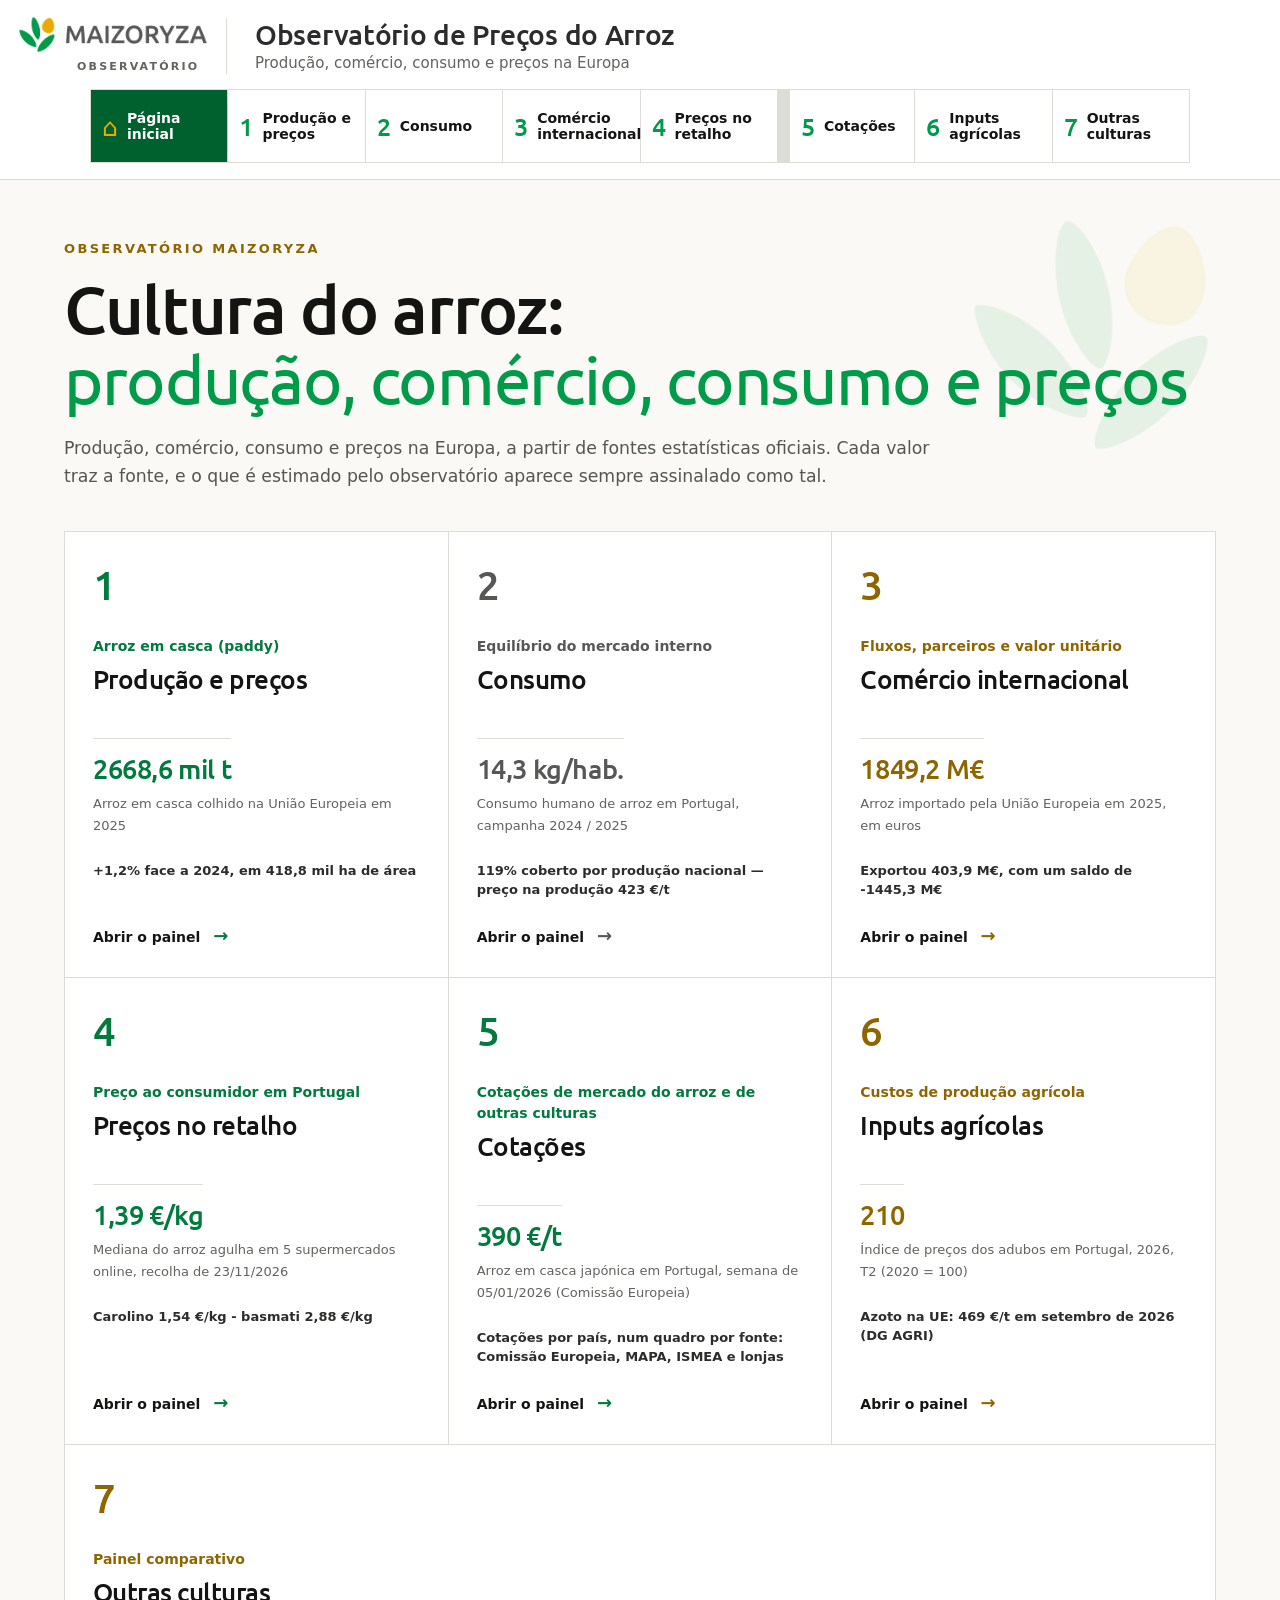
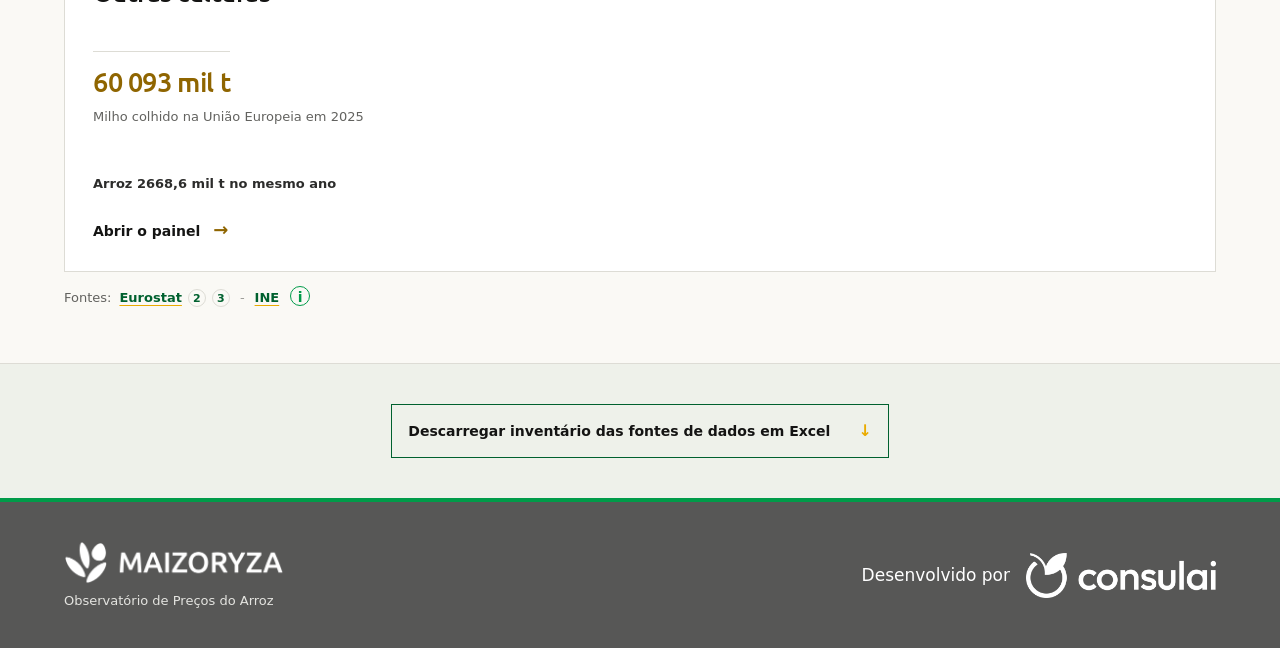
<file: index.html>
<!doctype html>
<html lang="pt">
<head>
<meta charset="utf-8">
<base href="observatorio-maizoryza/">
<meta name="viewport" content="width=device-width,initial-scale=1,viewport-fit=cover">
<title>Observatório de Preços do Arroz</title>
<meta name="description" content="Produção, comércio, consumo e cotações do arroz; painel comparativo de outras culturas.">
<link rel="icon" type="image/png" href="./favicon.png">
<link rel="stylesheet" href="./assets/index-mz4872313b.css">
<style>
body{margin:0;background:#faf9f5;color:#141413}
.mz-variety-table{width:100%;border-collapse:collapse;font-size:.9rem}
.mz-variety-table th,.mz-variety-table td{padding:.55rem .7rem;border-bottom:1px solid #dfe3d8;text-align:right;white-space:nowrap}
.mz-variety-table th:first-child,.mz-variety-table td:first-child{text-align:left}
.mz-variety-table th{position:sticky;top:0;background:#f4f5ef;color:#1e2923;z-index:1}
.mz-variety-table td.num{font-variant-numeric:tabular-nums}
.mz-variety-table-wrap{max-height:560px;overflow:auto;margin-top:.75rem;border:1px solid #dde1d3;border-radius:8px}
.axis{fill:#46534a;font-size:13px}
.series-end-label,.series-end-leader{display:none}
.chart-legend{max-width:100%;color:#26352c;font-size:15px;line-height:1.55;gap:12px 20px}
.chart-legend>span{min-width:0;max-width:100%;white-space:normal;overflow-wrap:anywhere;text-align:left}
.symbol-legend{flex-wrap:wrap;justify-content:flex-start;color:#26352c;line-height:1.55}
.assistant-jump,.home-assistant,
[class*="assistant" i],[id*="assistant" i],
[aria-label*="assistente" i],[aria-label*="assistant" i],
[class*="chatbot" i],[id*="chatbot" i],
[class*="ai-chat" i],[id*="ai-chat" i]{display:none!important}
</style>
</head>
<body>
<div id="root"></div>
<script type="module" src="./assets/index-mz1d1d52bf.js"></script>
<script>
(() => {
  const hideAssistant = () => {
    document.querySelectorAll("#assistant, .chat-panel, .home-assistant, .assistant-jump")
      .forEach(element => {
        element.hidden = true;
        element.style.setProperty("display", "none", "important");
      });
  };
  const fixYearColon = () => {
    document.querySelectorAll("article small").forEach(el => {
      const walker = document.createTreeWalker(el, NodeFilter.SHOW_TEXT);
      let node;
      while ((node = walker.nextNode())) {
        const fixed = node.nodeValue.replace(/(\b2025|\bEurostat)\s+[—–-]\s+/, "$1: ");
        if (fixed !== node.nodeValue) node.nodeValue = fixed;
      }
    });
  };
  const hideAxisLegend = () => {
    document.querySelectorAll("#production-area-yield span").forEach(el => {
      if (el.style.display !== "none" && /^Eixo (horizontal|vertical):/.test(el.textContent.trim())) {
        el.style.setProperty("display", "none", "important");
      }
    });
  };
  const fixEvolutionRef = () => {
    document.querySelectorAll("#production-area-yield small").forEach(el => {
      const walker = document.createTreeWalker(el, NodeFilter.SHOW_TEXT);
      let node;
      while ((node = walker.nextNode())) {
        if (node.nodeValue.includes("na evolução")) {
          node.nodeValue = node.nodeValue.replace("na evolução", "no gráfico de evolução (nº1)");
        }
      }
    });
  };
  const fixRankingRef = () => {
    document.querySelectorAll("#production-ranking small").forEach(el => {
      const walker = document.createTreeWalker(el, NodeFilter.SHOW_TEXT);
      let node;
      while ((node = walker.nextNode())) {
        const fixed = node.nodeValue.replace(/(evolução)(?!\s*\(nº)/, "$1 (nº1)");
        if (fixed !== node.nodeValue) node.nodeValue = fixed;
      }
    });
  };
  const VARIETIES_NOTE = "Portugal: área declarada ao IFAP. Itália: área semeada declarada ao Ente Nazionale Risi (Database Superfici), por variedade e grupo varietal. Espanha: apenas a província de Sevilha, com a percentagem da área semeada das principais variedades publicada pela RAIF (Junta de Andalucía) no boletim final da campanha (2022, 2024 e 2025).";
  const fixVarietiesNote = () => {
    const p = document.querySelector("#production-varieties > p");
    if (p && p.textContent.trim().startsWith("Área declarada no IFAP")) p.textContent = VARIETIES_NOTE;
  };
  const tidy = () => { hideAssistant(); fixYearColon(); hideAxisLegend(); fixEvolutionRef(); fixRankingRef(); fixVarietiesNote(); };
  tidy();
  new MutationObserver(tidy).observe(document.documentElement, {
    childList: true,
    subtree: true
  });
})();
</script>
</body>
</html>
</file>
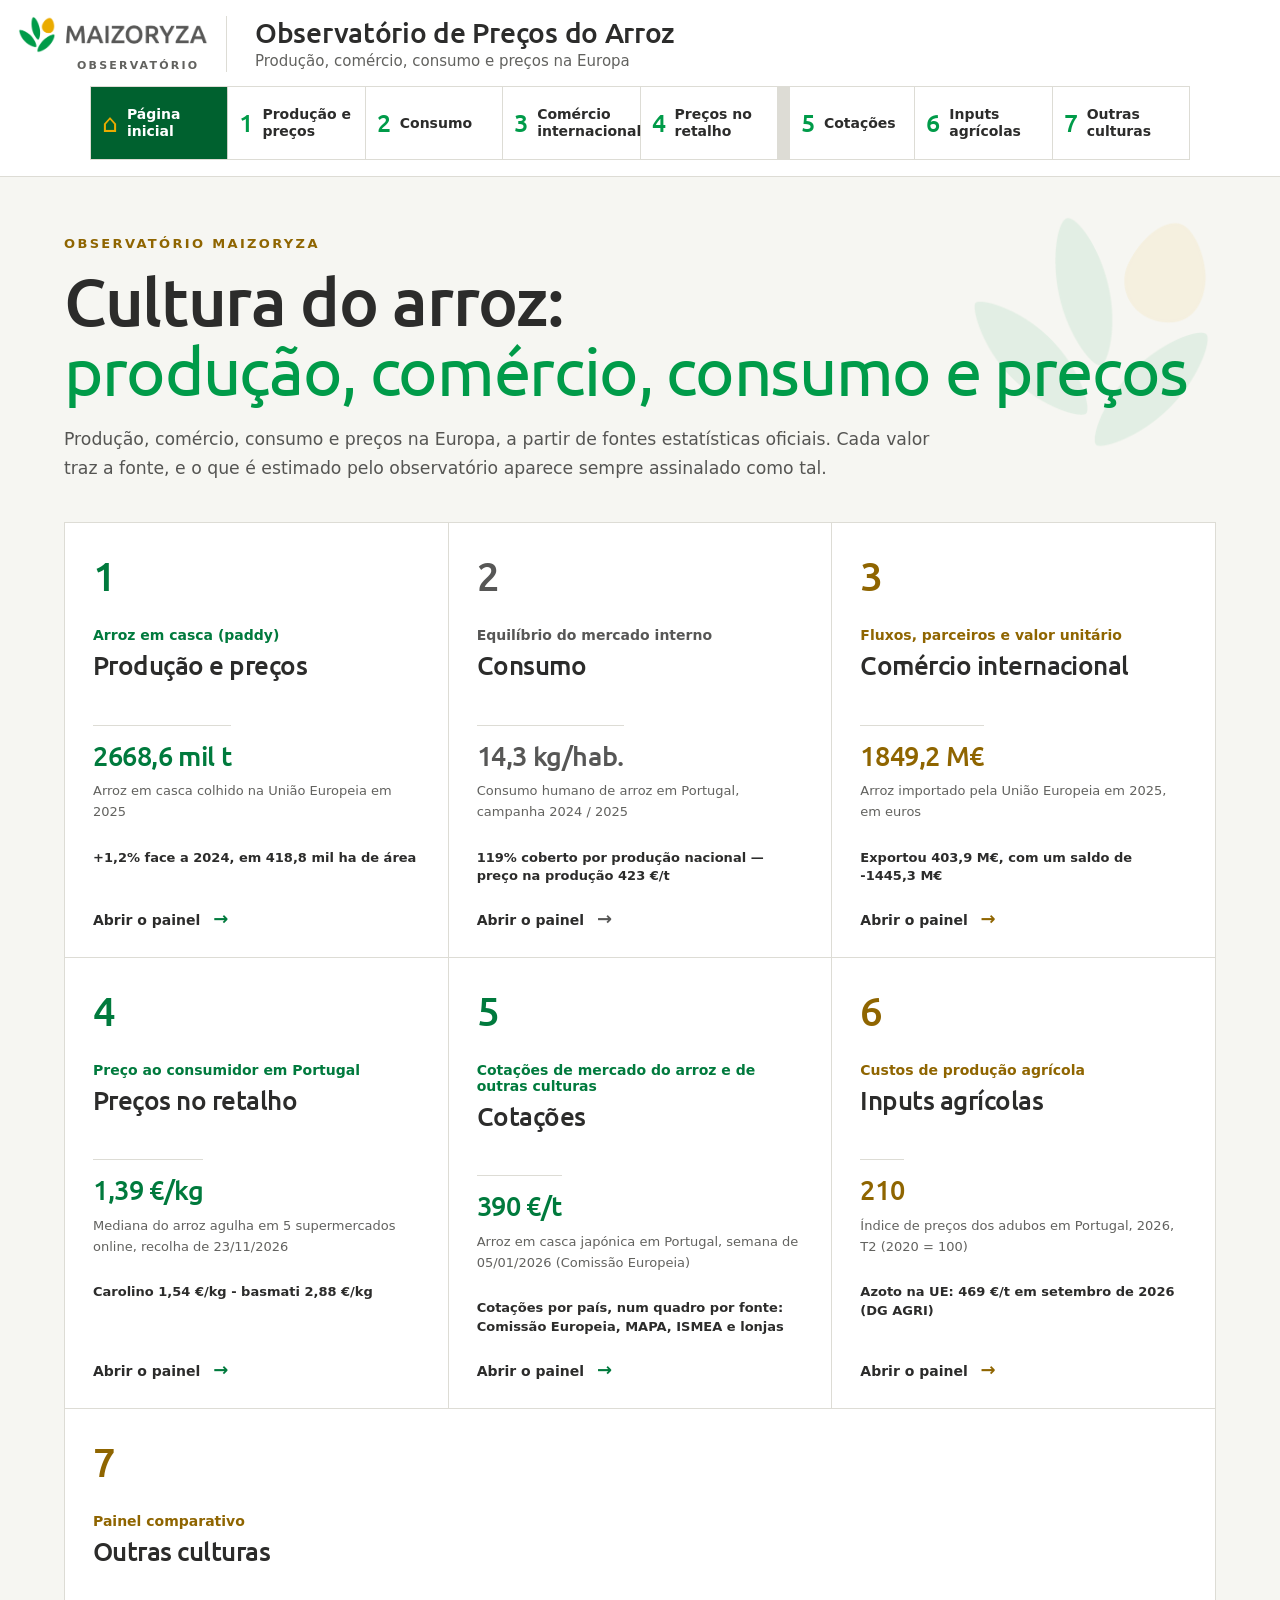
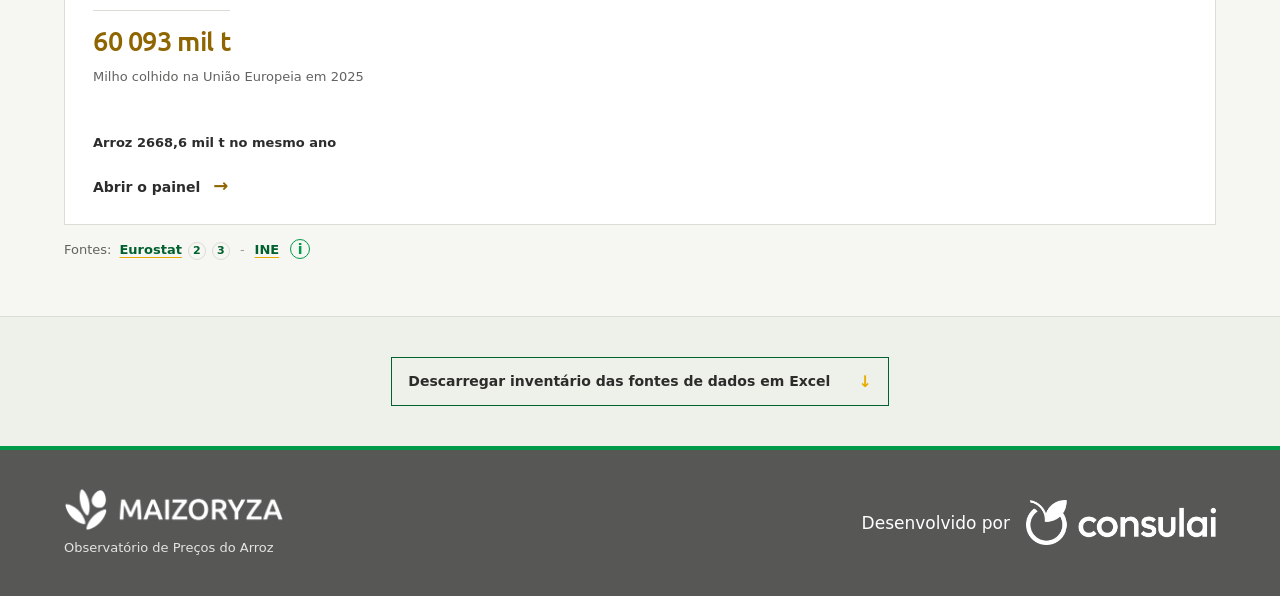
<file: observatorio-maizoryza/index.html>
<!doctype html><html><head><meta charset=utf8><meta name=viewport content="width=device-width,initial-scale=1,viewport-fit=cover"><style>:root{color-scheme:light;box-sizing:border-box;padding-top:env(safe-area-inset-top,0px);padding-bottom:env(safe-area-inset-bottom,0px)}html{scroll-padding-top:env(safe-area-inset-top,0px)}body{margin:0;padding:0;font:14px -apple-system,BlinkMacSystemFont,sans-serif;background:#faf9f5;color:#141413}img{max-width:100%}[hidden]:not([hidden=until-found i]){display:none!important}.assistant-jump,.home-assistant,[class*="assistant" i],[id*="assistant" i],[aria-label*="assistente" i],[aria-label*="assistant" i],[class*="chatbot" i],[id*="chatbot" i],[class*="ai-chat" i],[id*="ai-chat" i]{display:none!important}</style></head><body>
<title>Observatório de Preços do Arroz</title>
<link rel="icon" type="image/png" href="./favicon.png" />
<meta name="description" content="Produção, comércio, consumo e cotações do arroz; painel comparativo de outras culturas." />
<link rel="stylesheet" href="./assets/index-mz4872313b.css" />

<div id="root"></div>
<script type="module" src="./assets/index-mz1d1d52bf.js"></script>
<script>
(() => {
  const hideAssistant = () => {
    document.querySelectorAll("#assistant, .chat-panel, .home-assistant, .assistant-jump")
      .forEach(element => {
        element.hidden = true;
        element.style.setProperty("display", "none", "important");
      });
  };
  hideAssistant();
  new MutationObserver(hideAssistant).observe(document.documentElement, {
    childList: true,
    subtree: true
  });
})();
</script>

</body></html>
</file>
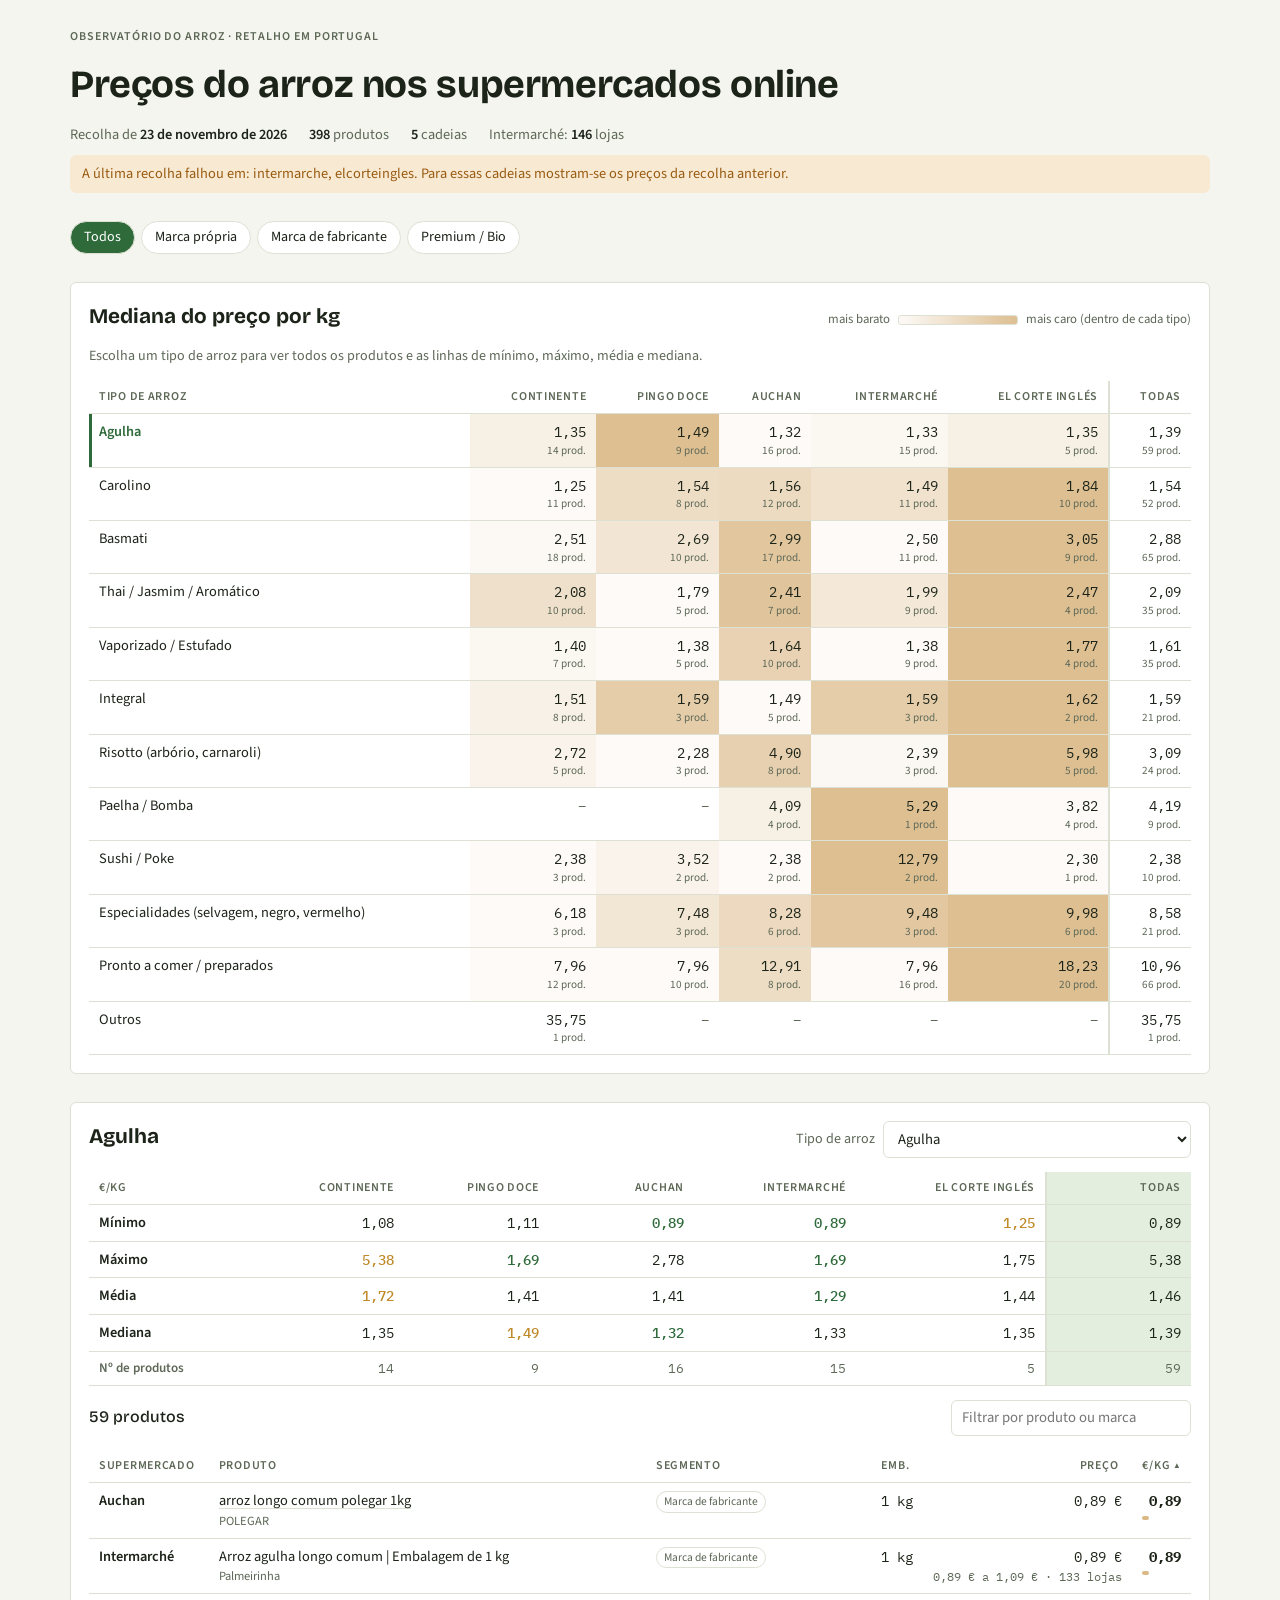
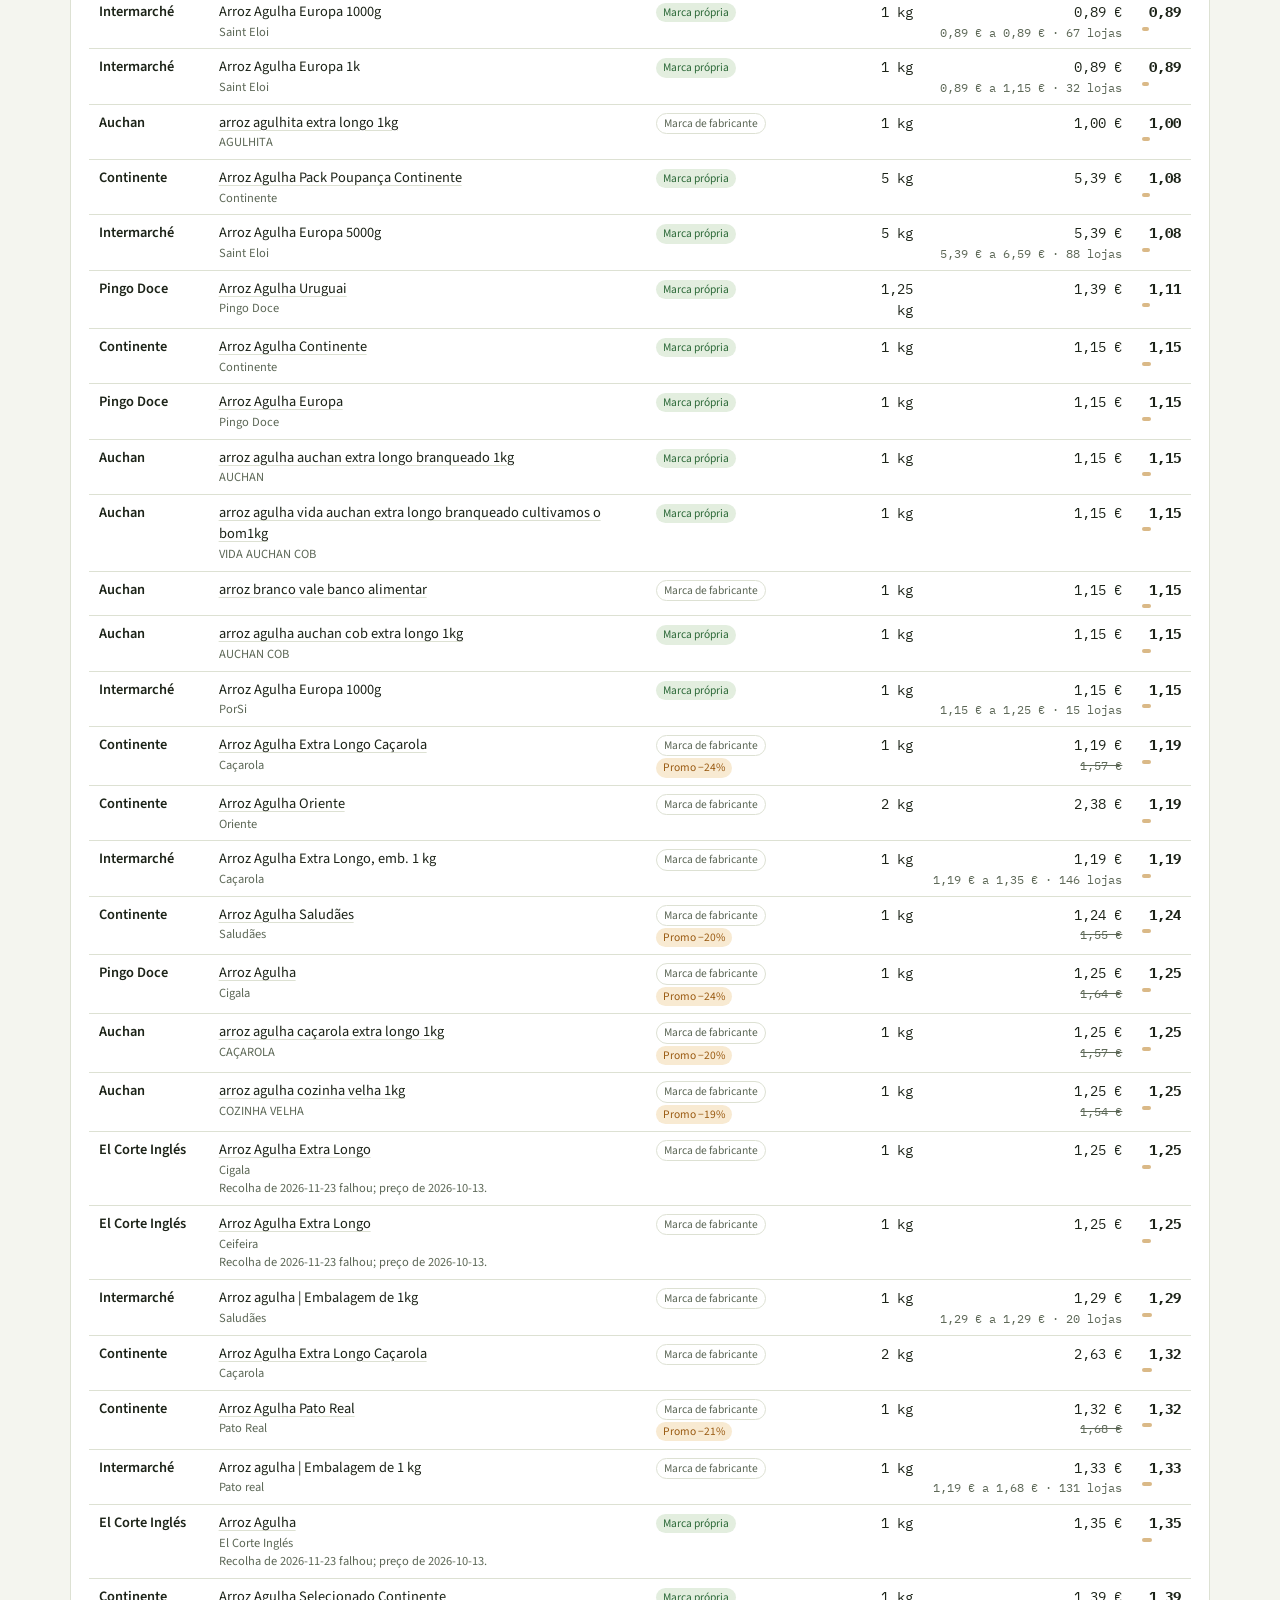
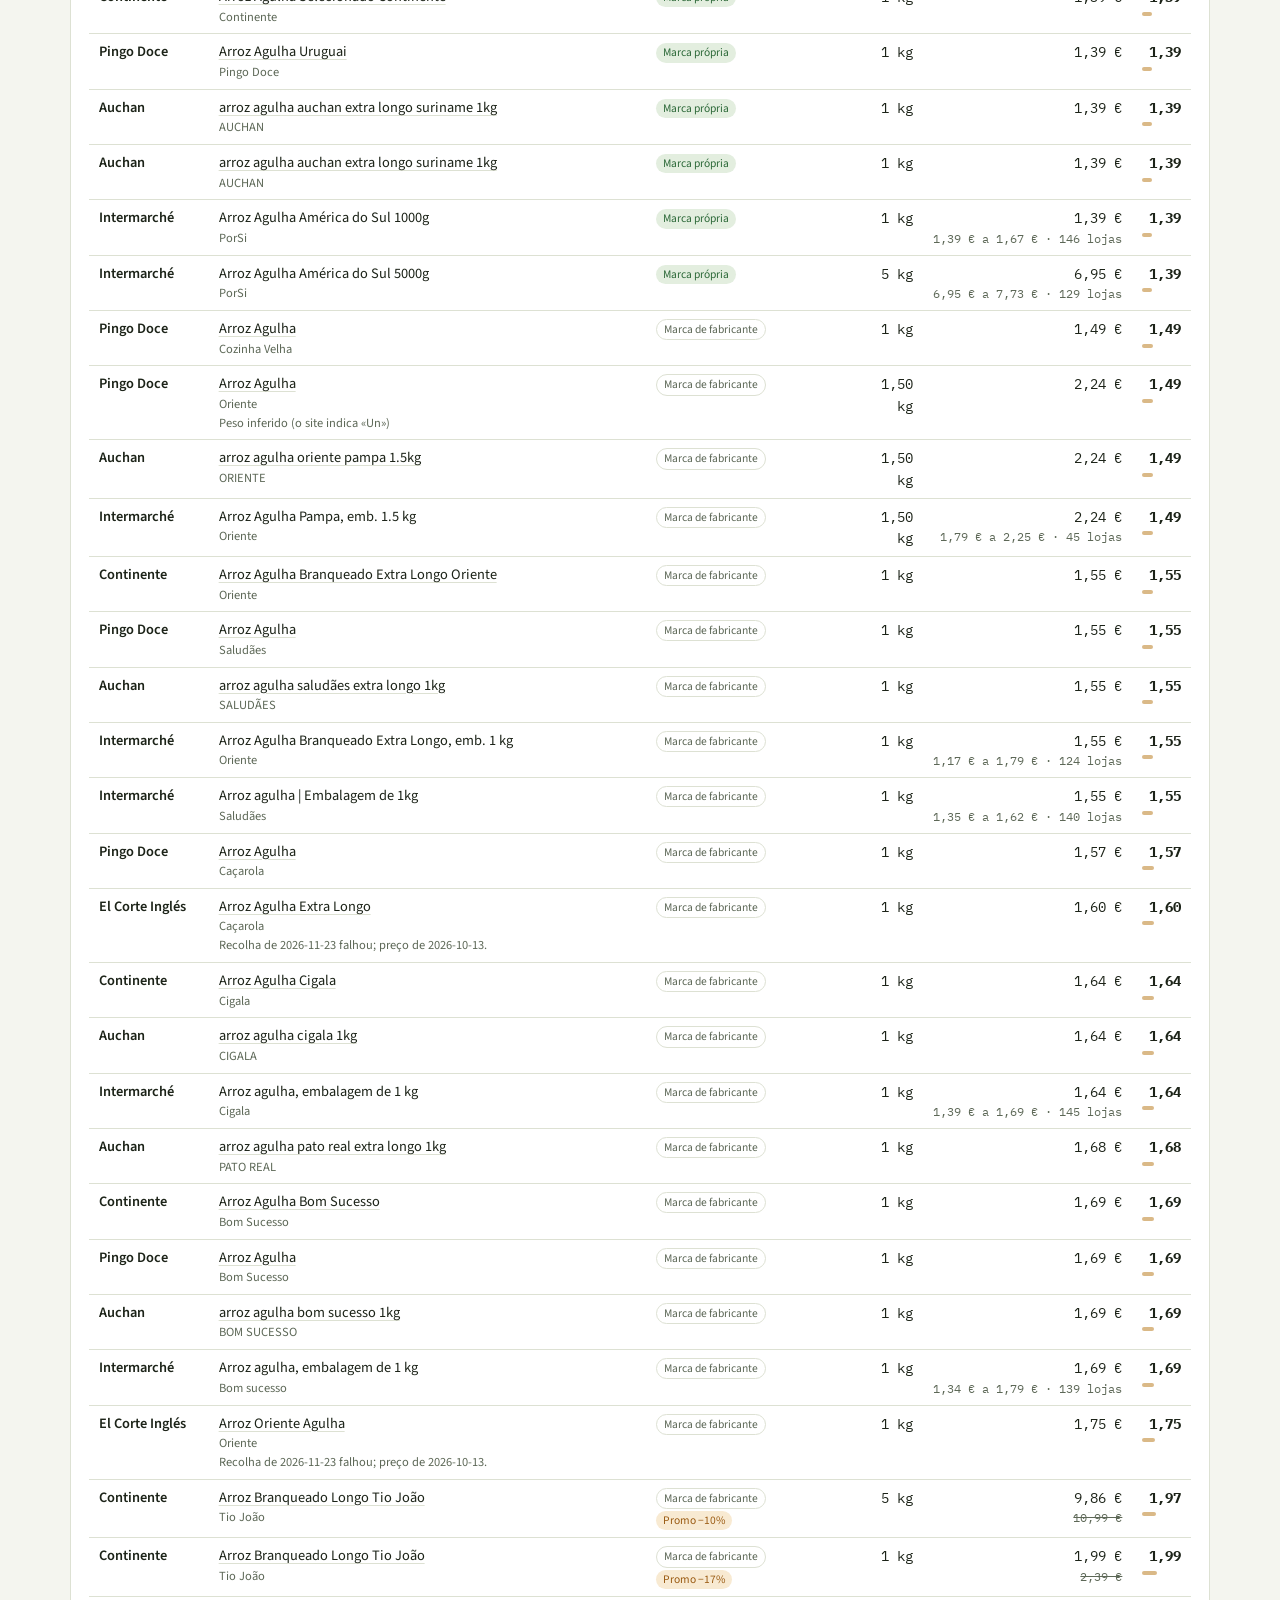
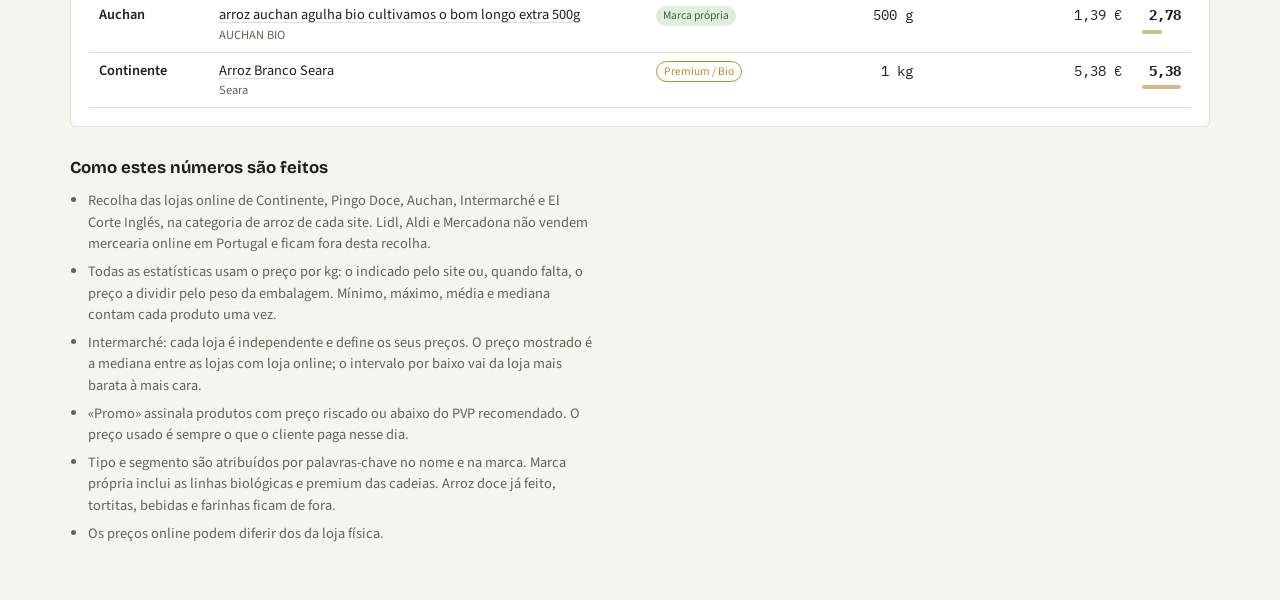
<file: precos-arroz/index.html>
<!doctype html>
<html lang="pt-PT">
<head>
<meta charset="utf-8">
<meta name="viewport" content="width=device-width, initial-scale=1, viewport-fit=cover">
<style>[hidden]{display:none!important}body{margin:0}img{max-width:100%}</style>
</head>
<body>
<title>Preços do Arroz no Retalho</title>
<link rel="preconnect" href="https://fonts.googleapis.com">
<link rel="preconnect" href="https://fonts.gstatic.com" crossorigin>
<link rel="stylesheet" href="https://fonts.googleapis.com/css2?family=Bricolage+Grotesque:opsz,wght@12..96,500;12..96,700&family=Source+Sans+3:wght@400;600&family=IBM+Plex+Mono:wght@400;500&display=swap">
<style>
/* Layout: cabeçalho com a data da recolha → matriz-resumo (mediana €/kg por tipo × cadeia, clicável)
   → detalhe do tipo escolhido (linhas Mín/Máx/Média/Mediana por cadeia + lista de produtos) → notas de método. */
.assistant-jump,.home-assistant,
[class*="assistant" i],[id*="assistant" i],
[aria-label*="assistente" i],[aria-label*="assistant" i],
[class*="chatbot" i],[id*="chatbot" i],
[class*="ai-chat" i],[id*="ai-chat" i]{display:none!important}
:root {
  --bg: #f4f5ef;          /* casca de arroz: neutro com viés verde */
  --surface: #ffffff;
  --fg: #1c2318;
  --muted: #5d6857;
  --line: #dde1d3;
  --accent: #2e6a3a;      /* verde de canteiro */
  --accent-soft: #e3eedf;
  --heat: #c08a2a;        /* ocre: mais caro */
  --cheap: #2e6a3a;
  --promo: #9a5b12;
  --promo-bg: #f8ead2;
  --font-display: "Bricolage Grotesque", "Segoe UI", system-ui, sans-serif;
  --font-body: "Source Sans 3", "Segoe UI", system-ui, sans-serif;
  --font-data: "IBM Plex Mono", ui-monospace, "SFMono-Regular", Menlo, monospace;
  --radius: 6px;
}
@media (prefers-color-scheme: dark) {
  :root:not([data-theme="light"]) {
    --bg: #121510; --surface: #1a1e17; --fg: #e5e9dd; --muted: #9da795; --line: #2d3429;
    --accent: #86c28d; --accent-soft: #223024; --heat: #d8a446; --cheap: #86c28d;
    --promo: #e6b56a; --promo-bg: #352a17; color-scheme: dark;
  }
}
:root[data-theme="dark"] {
  --bg: #121510; --surface: #1a1e17; --fg: #e5e9dd; --muted: #9da795; --line: #2d3429;
  --accent: #86c28d; --accent-soft: #223024; --heat: #d8a446; --cheap: #86c28d;
  --promo: #e6b56a; --promo-bg: #352a17; color-scheme: dark;
}
* { box-sizing: border-box; }
body { background: var(--bg); color: var(--fg); font-family: var(--font-body); font-size: 15px; line-height: 1.5; }
.wrap { max-width: 1180px; margin: 0 auto; padding-inline: 20px; padding-block: 28px 56px; display: grid; gap: 28px; }
h1, h2, h3 { font-family: var(--font-display); text-wrap: balance; margin: 0; }
h1 { font-size: clamp(1.7rem, 3.4vw, 2.4rem); font-weight: 700; letter-spacing: -0.01em; }
h2 { font-size: 1.3rem; font-weight: 700; }
h3 { font-size: 1rem; font-weight: 500; }
p { margin: 0; }
.eyebrow { font-size: 0.75rem; text-transform: uppercase; letter-spacing: 0.08em; color: var(--muted); font-weight: 600; }
.muted { color: var(--muted); }
.num { font-family: var(--font-data); font-variant-numeric: tabular-nums; }

header { display: grid; gap: 10px; }
.meta { display: flex; flex-wrap: wrap; gap: 8px 22px; color: var(--muted); font-size: 0.9rem; }
.meta b { color: var(--fg); font-weight: 600; }
.warn { background: var(--promo-bg); color: var(--promo); padding: 8px 12px; border-radius: var(--radius); font-size: 0.9rem; }

.controls { display: flex; flex-wrap: wrap; gap: 10px 18px; align-items: center; }
.seg { display: flex; flex-wrap: wrap; gap: 6px; }
.seg button { font: inherit; font-size: 0.88rem; border: 1px solid var(--line); border-radius: 999px; background: var(--surface); color: var(--fg); padding: 5px 13px; cursor: pointer; }
.seg button[aria-pressed="true"] { background: var(--accent); color: var(--surface); }
button:focus-visible, select:focus-visible, input:focus-visible, th[tabindex]:focus-visible, tr[tabindex]:focus-visible { outline: 2px solid var(--accent); outline-offset: 2px; }
label.ctl { display: inline-flex; gap: 8px; align-items: center; font-size: 0.88rem; color: var(--muted); }
select, input[type="search"] { font: inherit; font-size: 0.92rem; color: var(--fg); background: var(--surface); border: 1px solid var(--line); border-radius: var(--radius); padding: 6px 10px; }
input[type="search"] { width: min(240px, 100%); }

.panel { background: var(--surface); border: 1px solid var(--line); border-radius: var(--radius); padding: 18px; display: grid; gap: 14px; min-width: 0; }
.panel-head { display: flex; flex-wrap: wrap; justify-content: space-between; gap: 6px 16px; align-items: baseline; }
.scroll { overflow-x: auto; min-width: 0; }
table { border-collapse: collapse; width: 100%; font-size: 0.9rem; }
th, td { padding: 7px 10px; text-align: left; border-bottom: 1px solid var(--line); vertical-align: top; }
th { font-size: 0.75rem; text-transform: uppercase; letter-spacing: 0.06em; color: var(--muted); font-weight: 600; white-space: nowrap; }
td.r, th.r { text-align: right; }

/* Matriz-resumo */
#matriz td.cell { text-align: right; font-family: var(--font-data); font-variant-numeric: tabular-nums; white-space: nowrap; }
#matriz td.cell small { display: block; font-size: 0.7rem; color: var(--muted); font-family: var(--font-body); }
#matriz tbody tr { cursor: pointer; }
#matriz tbody tr:hover td:first-child, #matriz tbody tr[aria-selected="true"] td:first-child { color: var(--accent); }
#matriz tbody tr[aria-selected="true"] td:first-child { font-weight: 600; box-shadow: inset 3px 0 0 var(--accent); }
#matriz td.tipo { min-width: 190px; }
#matriz td.todas, #matriz th.todas { border-left: 2px solid var(--line); }
.legend { display: flex; gap: 8px; align-items: center; font-size: 0.8rem; color: var(--muted); flex-wrap: wrap; }
.ramp { width: 120px; height: 10px; border-radius: 3px; background: linear-gradient(90deg, color-mix(in oklab, var(--heat) 4%, var(--surface)), color-mix(in oklab, var(--heat) 55%, var(--surface))); border: 1px solid var(--line); }

/* Estatísticas do tipo */
#stats th.r, #stats td.r { min-width: 92px; }
#stats tbody th { text-transform: none; letter-spacing: 0; font-size: 0.9rem; color: var(--fg); }
#stats td.lo { color: var(--cheap); font-weight: 500; }
#stats td.hi { color: var(--heat); font-weight: 500; }
#stats tr.count td, #stats tr.count th { color: var(--muted); font-size: 0.82rem; }
#stats td.todas, #stats th.todas { border-left: 2px solid var(--line); background: var(--accent-soft); }

/* Produtos */
#produtos th[data-k] { cursor: pointer; user-select: none; }
#produtos th[data-k]::after { content: ""; margin-left: 4px; }
#produtos th[aria-sort="ascending"]::after { content: "▲"; font-size: 0.6rem; }
#produtos th[aria-sort="descending"]::after { content: "▼"; font-size: 0.6rem; }
#produtos td.prod { min-width: 220px; }
#produtos td.cad { white-space: nowrap; font-weight: 600; }
.pill { display: inline-block; font-size: 0.72rem; padding: 1px 7px; border-radius: 999px; white-space: nowrap; }
.pill.promo { background: var(--promo-bg); color: var(--promo); }
.pill.seg-p { background: var(--accent-soft); color: var(--accent); }
.pill.seg-f { border: 1px solid var(--line); color: var(--muted); }
.pill.seg-b { border: 1px solid var(--heat); color: var(--heat); }
.sub { display: block; font-size: 0.78rem; color: var(--muted); }
td.num .sub { white-space: nowrap; }
td.prod a { color: var(--fg); text-decoration: underline; text-decoration-color: var(--line); text-underline-offset: 3px; }
td.prod a:hover { text-decoration-color: var(--accent); }
.bar { display: block; height: 4px; border-radius: 2px; background: color-mix(in oklab, var(--heat) 60%, var(--surface)); margin-top: 4px; }

.notes { display: grid; gap: 10px; font-size: 0.9rem; color: var(--muted); max-width: 75ch; }
.notes h2 { color: var(--fg); font-size: 1.05rem; }
.notes ul { margin: 0; padding-left: 18px; display: grid; gap: 6px; }
.empty { color: var(--muted); padding: 12px 0; }
@media (max-width: 640px) { .wrap { padding-inline: 16px; } .panel { padding: 14px; } }
@media (prefers-reduced-motion: no-preference) { html { scroll-behavior: smooth; } }
</style>

<div class="wrap">
  <header>
    <span class="eyebrow">Observatório do Arroz · Retalho em Portugal</span>
    <h1>Preços do arroz nos supermercados online</h1>
    <div class="meta" id="meta"></div>
    <div class="warn" id="erros" hidden></div>
  </header>

  <div class="controls">
    <div class="seg" role="group" aria-label="Segmento de marca" id="segmentos"></div>
  </div>

  <section class="panel" aria-labelledby="t-matriz">
    <div class="panel-head">
      <h2 id="t-matriz">Mediana do preço por kg</h2>
      <div class="legend"><span>mais barato</span><span class="ramp" aria-hidden="true"></span><span>mais caro (dentro de cada tipo)</span></div>
    </div>
    <p class="muted" style="font-size:.88rem">Escolha um tipo de arroz para ver todos os produtos e as linhas de mínimo, máximo, média e mediana.</p>
    <div class="scroll"><table id="matriz"></table></div>
  </section>

  <section class="panel" id="detalhe" aria-labelledby="t-tipo">
    <div class="panel-head">
      <h2 id="t-tipo"></h2>
      <label class="ctl" for="tipo">Tipo de arroz <select id="tipo"></select></label>
    </div>
    <div class="scroll"><table id="stats"></table></div>
    <div class="panel-head">
      <h3 id="t-prod"></h3>
      <input type="search" id="pesquisa" placeholder="Filtrar por produto ou marca" aria-label="Filtrar produtos">
    </div>
    <div class="scroll"><table id="produtos"></table></div>
  </section>

  <section class="notes" aria-labelledby="t-notas">
    <h2 id="t-notas">Como estes números são feitos</h2>
    <ul>
      <li>Recolha das lojas online de Continente, Pingo Doce, Auchan, Intermarché e El Corte Inglés, na categoria de arroz de cada site. Lidl, Aldi e Mercadona não vendem mercearia online em Portugal e ficam fora desta recolha.</li>
      <li>Todas as estatísticas usam o preço por kg: o indicado pelo site ou, quando falta, o preço a dividir pelo peso da embalagem. Mínimo, máximo, média e mediana contam cada produto uma vez.</li>
      <li>Intermarché: cada loja é independente e define os seus preços. O preço mostrado é a mediana entre as lojas com loja online; o intervalo por baixo vai da loja mais barata à mais cara.</li>
      <li>«Promo» assinala produtos com preço riscado ou abaixo do PVP recomendado. O preço usado é sempre o que o cliente paga nesse dia.</li>
      <li>Tipo e segmento são atribuídos por palavras-chave no nome e na marca. Marca própria inclui as linhas biológicas e premium das cadeias. Arroz doce já feito, tortitas, bebidas e farinhas ficam de fora.</li>
      <li>Os preços online podem diferir dos da loja física.</li>
    </ul>
  </section>
</div>

<script>
const DADOS = {"data":"2026-11-23","cadeias":["Auchan","Continente","El Corte Inglés","Intermarché","Pingo Doce"],"erros":{"intermarche":"HTTPError: 403 Client Error: Forbidden for url: https://www.intermarche.pt/api/service/pdvs/v4/pdvs/zone?r=400000&lat=39.6&lon=-8.0&min=400","elcorteingles":"HTTPError: 403 Client Error: Forbidden for url: https://www.elcorteingles.pt/supermercado/mercearia/massas-arroz-farinhas-e-legumes-secos/arroz/1/"},"produtos":[{"data":"2026-11-23","cadeia":"Continente","id":"8385342","nome":"Arroz Carolino Caravela Continente","marca":"Continente","preco":1.15,"peso_g":1000.0,"eur_kg":1.15,"preco_ref":null,"promo":false,"ean":"","url":"https://www.continente.pt/produto/arroz-carolino-caravela-continente-8385342.html","n_lojas":null,"preco_min_lojas":null,"preco_max_lojas":null,"tipo":"Carolino","segmento":"Marca própria","nota":""},{"data":"2026-11-23","cadeia":"Continente","id":"4949515","nome":"Arroz Basmati Continente","marca":"Continente","preco":1.89,"peso_g":1000.0,"eur_kg":1.89,"preco_ref":null,"promo":false,"ean":"","url":"https://www.continente.pt/produto/arroz-basmati-continente-4949515.html","n_lojas":null,"preco_min_lojas":null,"preco_max_lojas":null,"tipo":"Basmati","segmento":"Marca própria","nota":""},{"data":"2026-11-23","cadeia":"Continente","id":"2305902","nome":"Arroz Agulha Cigala","marca":"Cigala","preco":1.64,"peso_g":1000.0,"eur_kg":1.64,"preco_ref":null,"promo":false,"ean":"","url":"https://www.continente.pt/produto/arroz-agulha-cigala-2305902.html","n_lojas":null,"preco_min_lojas":null,"preco_max_lojas":null,"tipo":"Agulha","segmento":"Marca de fabricante","nota":""},{"data":"2026-11-23","cadeia":"Continente","id":"6927230","nome":"Arroz Agulha Continente","marca":"Continente","preco":1.15,"peso_g":1000.0,"eur_kg":1.15,"preco_ref":null,"promo":false,"ean":"","url":"https://www.continente.pt/produto/arroz-agulha-continente-6927230.html","n_lojas":null,"preco_min_lojas":null,"preco_max_lojas":null,"tipo":"Agulha","segmento":"Marca própria","nota":""},{"data":"2026-11-23","cadeia":"Continente","id":"8966552","nome":"Arroz Carolino Continente","marca":"Continente","preco":1.05,"peso_g":1000.0,"eur_kg":1.05,"preco_ref":null,"promo":false,"ean":"","url":"https://www.continente.pt/produto/arroz-carolino-continente-8966552.html","n_lojas":null,"preco_min_lojas":null,"preco_max_lojas":null,"tipo":"Carolino","segmento":"Marca própria","nota":""},{"data":"2026-11-23","cadeia":"Continente","id":"2769753","nome":"Arroz Carolino Bom Sucesso","marca":"Bom Sucesso","preco":1.79,"peso_g":1000.0,"eur_kg":1.79,"preco_ref":null,"promo":false,"ean":"","url":"https://www.continente.pt/produto/arroz-carolino-bom-sucesso-2769753.html","n_lojas":null,"preco_min_lojas":null,"preco_max_lojas":null,"tipo":"Carolino","segmento":"Marca de fabricante","nota":""},{"data":"2026-11-23","cadeia":"Continente","id":"4954132","nome":"Arroz Agulha Selecionado Continente","marca":"Continente","preco":1.39,"peso_g":1000.0,"eur_kg":1.39,"preco_ref":null,"promo":false,"ean":"","url":"https://www.continente.pt/produto/arroz-agulha-selecionado-continente-4954132.html","n_lojas":null,"preco_min_lojas":null,"preco_max_lojas":null,"tipo":"Agulha","segmento":"Marca própria","nota":""},{"data":"2026-11-23","cadeia":"Continente","id":"4837862","nome":"Arroz Carolino Extra Longo Saludães","marca":"Saludães","preco":1.15,"peso_g":1000.0,"eur_kg":1.15,"preco_ref":1.54,"promo":true,"ean":"","url":"https://www.continente.pt/produto/arroz-carolino-extra-longo-saludaes-4837862.html","n_lojas":null,"preco_min_lojas":null,"preco_max_lojas":null,"tipo":"Carolino","segmento":"Marca de fabricante","nota":""},{"data":"2026-11-23","cadeia":"Continente","id":"4837858","nome":"Arroz Agulha Saludães","marca":"Saludães","preco":1.24,"peso_g":1000.0,"eur_kg":1.24,"preco_ref":1.55,"promo":true,"ean":"","url":"https://www.continente.pt/produto/arroz-agulha-saludaes-4837858.html","n_lojas":null,"preco_min_lojas":null,"preco_max_lojas":null,"tipo":"Agulha","segmento":"Marca de fabricante","nota":""},{"data":"2026-11-23","cadeia":"Continente","id":"8773537","nome":"Arroz Vaporizado Continente","marca":"Continente","preco":1.09,"peso_g":1000.0,"eur_kg":1.09,"preco_ref":null,"promo":false,"ean":"","url":"https://www.continente.pt/produto/arroz-vaporizado-continente-8773537.html","n_lojas":null,"preco_min_lojas":null,"preco_max_lojas":null,"tipo":"Vaporizado / Estufado","segmento":"Marca própria","nota":""},{"data":"2026-11-23","cadeia":"Continente","id":"2232813","nome":"Arroz Basmati Extra Longo Caçarola","marca":"Caçarola","preco":2.39,"peso_g":1000.0,"eur_kg":2.39,"preco_ref":2.99,"promo":true,"ean":"","url":"https://www.continente.pt/produto/arroz-basmati-extra-longo-cacarola-2232813.html","n_lojas":null,"preco_min_lojas":null,"preco_max_lojas":null,"tipo":"Basmati","segmento":"Marca de fabricante","nota":""},{"data":"2026-11-23","cadeia":"Continente","id":"3040677","nome":"Arroz Basmati Caçarola","marca":"Caçarola","preco":5.91,"peso_g":2500.0,"eur_kg":2.36,"preco_ref":7.5,"promo":true,"ean":"","url":"https://www.continente.pt/produto/arroz-basmati-cacarola-3040677.html","n_lojas":null,"preco_min_lojas":null,"preco_max_lojas":null,"tipo":"Basmati","segmento":"Marca de fabricante","nota":""},{"data":"2026-11-23","cadeia":"Continente","id":"8488866","nome":"Arroz Basmati Pack Poupança Continente","marca":"Continente","preco":8.69,"peso_g":5000.0,"eur_kg":1.74,"preco_ref":null,"promo":false,"ean":"","url":"https://www.continente.pt/produto/arroz-basmati-pack-poupanca-continente-8488866.html","n_lojas":null,"preco_min_lojas":null,"preco_max_lojas":null,"tipo":"Basmati","segmento":"Marca própria","nota":""},{"data":"2026-11-23","cadeia":"Continente","id":"2699873","nome":"Arroz Basmati Brajma Cigala","marca":"Cigala","preco":2.53,"peso_g":1000.0,"eur_kg":2.53,"preco_ref":2.98,"promo":true,"ean":"","url":"https://www.continente.pt/produto/arroz-basmati-brajma-cigala-2699873.html","n_lojas":null,"preco_min_lojas":null,"preco_max_lojas":null,"tipo":"Basmati","segmento":"Marca de fabricante","nota":""},{"data":"2026-11-23","cadeia":"Continente","id":"2203031","nome":"Arroz Carolino Caçarola","marca":"Caçarola","preco":1.19,"peso_g":1000.0,"eur_kg":1.19,"preco_ref":1.49,"promo":true,"ean":"","url":"https://www.continente.pt/produto/arroz-carolino-cacarola-2203031.html","n_lojas":null,"preco_min_lojas":null,"preco_max_lojas":null,"tipo":"Carolino","segmento":"Marca de fabricante","nota":""},{"data":"2026-11-23","cadeia":"Continente","id":"4905373","nome":"Arroz Basmati Saludães","marca":"Saludães","preco":2.49,"peso_g":1000.0,"eur_kg":2.49,"preco_ref":2.89,"promo":true,"ean":"","url":"https://www.continente.pt/produto/arroz-basmati-saludaes-4905373.html","n_lojas":null,"preco_min_lojas":null,"preco_max_lojas":null,"tipo":"Basmati","segmento":"Marca de fabricante","nota":""},{"data":"2026-11-23","cadeia":"Continente","id":"2700058","nome":"Arroz Basmati Brajma Pronto a Comer sem Glúten Cigala","marca":"Cigala","preco":1.55,"peso_g":250.0,"eur_kg":6.2,"preco_ref":null,"promo":false,"ean":"","url":"https://www.continente.pt/produto/arroz-basmati-brajma-pronto-a-comer-sem-gluten-cigala-2700058.html","n_lojas":null,"preco_min_lojas":null,"preco_max_lojas":null,"tipo":"Pronto a comer / preparados","segmento":"Marca de fabricante","nota":""},{"data":"2026-11-23","cadeia":"Continente","id":"7907470","nome":"Arroz Vaporizado Oriente","marca":"Oriente","preco":1.68,"peso_g":1000.0,"eur_kg":1.68,"preco_ref":null,"promo":false,"ean":"","url":"https://www.continente.pt/produto/arroz-vaporizado-oriente-7907470.html","n_lojas":null,"preco_min_lojas":null,"preco_max_lojas":null,"tipo":"Vaporizado / Estufado","segmento":"Marca de fabricante","nota":""},{"data":"2026-11-23","cadeia":"Continente","id":"2203036","nome":"Arroz Agulha Extra Longo Caçarola","marca":"Caçarola","preco":1.19,"peso_g":1000.0,"eur_kg":1.19,"preco_ref":1.57,"promo":true,"ean":"","url":"https://www.continente.pt/produto/arroz-agulha-extra-longo-cacarola-2203036.html","n_lojas":null,"preco_min_lojas":null,"preco_max_lojas":null,"tipo":"Agulha","segmento":"Marca de fabricante","nota":""},{"data":"2026-11-23","cadeia":"Continente","id":"4949517","nome":"Arroz Thai Jasmim Continente","marca":"Continente","preco":1.99,"peso_g":1000.0,"eur_kg":1.99,"preco_ref":null,"promo":false,"ean":"","url":"https://www.continente.pt/produto/arroz-thai-jasmim-continente-4949517.html","n_lojas":null,"preco_min_lojas":null,"preco_max_lojas":null,"tipo":"Thai / Jasmim / Aromático","segmento":"Marca própria","nota":""},{"data":"2026-11-23","cadeia":"Continente","id":"8252351","nome":"Arroz Agulha Pack Poupança Continente","marca":"Continente","preco":5.39,"peso_g":5000.0,"eur_kg":1.08,"preco_ref":null,"promo":false,"ean":"","url":"https://www.continente.pt/produto/arroz-agulha-pack-poupanca-continente-8252351.html","n_lojas":null,"preco_min_lojas":null,"preco_max_lojas":null,"tipo":"Agulha","segmento":"Marca própria","nota":""},{"data":"2026-11-23","cadeia":"Continente","id":"2735673","nome":"Arroz Basmati Caçarola","marca":"Caçarola","preco":1.25,"peso_g":500.0,"eur_kg":2.5,"preco_ref":1.56,"promo":true,"ean":"","url":"https://www.continente.pt/produto/arroz-basmati-cacarola-2735673.html","n_lojas":null,"preco_min_lojas":null,"preco_max_lojas":null,"tipo":"Basmati","segmento":"Marca de fabricante","nota":""},{"data":"2026-11-23","cadeia":"Continente","id":"2005617","nome":"Arroz Vaporizado Cigala","marca":"Cigala","preco":1.63,"peso_g":1000.0,"eur_kg":1.63,"preco_ref":null,"promo":false,"ean":"","url":"https://www.continente.pt/produto/arroz-vaporizado-cigala-2005617.html","n_lojas":null,"preco_min_lojas":null,"preco_max_lojas":null,"tipo":"Vaporizado / Estufado","segmento":"Marca de fabricante","nota":""},{"data":"2026-11-23","cadeia":"Continente","id":"2003662","nome":"Arroz Carolino Malandrinho Pato Real","marca":"Pato Real","preco":1.89,"peso_g":1000.0,"eur_kg":1.89,"preco_ref":null,"promo":false,"ean":"","url":"https://www.continente.pt/produto/arroz-carolino-malandrinho-pato-real-2003662.html","n_lojas":null,"preco_min_lojas":null,"preco_max_lojas":null,"tipo":"Carolino","segmento":"Marca de fabricante","nota":""},{"data":"2026-11-23","cadeia":"Continente","id":"2769747","nome":"Arroz Agulha Bom Sucesso","marca":"Bom Sucesso","preco":1.69,"peso_g":1000.0,"eur_kg":1.69,"preco_ref":null,"promo":false,"ean":"","url":"https://www.continente.pt/produto/arroz-agulha-bom-sucesso-2769747.html","n_lojas":null,"preco_min_lojas":null,"preco_max_lojas":null,"tipo":"Agulha","segmento":"Marca de fabricante","nota":""},{"data":"2026-11-23","cadeia":"Continente","id":"2203136","nome":"Arroz Vaporizado Estufado Caçarola","marca":"Caçarola","preco":1.35,"peso_g":1000.0,"eur_kg":1.35,"preco_ref":1.61,"promo":true,"ean":"","url":"https://www.continente.pt/produto/arroz-vaporizado-estufado-cacarola-2203136.html","n_lojas":null,"preco_min_lojas":null,"preco_max_lojas":null,"tipo":"Vaporizado / Estufado","segmento":"Marca de fabricante","nota":""},{"data":"2026-11-23","cadeia":"Continente","id":"7994153","nome":"Arroz Basmati Oriente","marca":"Oriente","preco":3.99,"peso_g":2000.0,"eur_kg":2.0,"preco_ref":null,"promo":false,"ean":"","url":"https://www.continente.pt/produto/arroz-basmati-oriente-7994153.html","n_lojas":null,"preco_min_lojas":null,"preco_max_lojas":null,"tipo":"Basmati","segmento":"Marca de fabricante","nota":""},{"data":"2026-11-23","cadeia":"Continente","id":"8186669","nome":"Arroz Basmati Premium Caçarola","marca":"Caçarola","preco":2.99,"peso_g":1000.0,"eur_kg":2.99,"preco_ref":3.74,"promo":true,"ean":"","url":"https://www.continente.pt/produto/arroz-basmati-premium-cacarola-8186669.html","n_lojas":null,"preco_min_lojas":null,"preco_max_lojas":null,"tipo":"Basmati","segmento":"Marca de fabricante","nota":""},{"data":"2026-11-23","cadeia":"Continente","id":"2414320","nome":"Arroz Carolino Extra Longo Cigala","marca":"Cigala","preco":1.54,"peso_g":1000.0,"eur_kg":1.54,"preco_ref":null,"promo":false,"ean":"","url":"https://www.continente.pt/produto/arroz-carolino-extra-longo-cigala-2414320.html","n_lojas":null,"preco_min_lojas":null,"preco_max_lojas":null,"tipo":"Carolino","segmento":"Marca de fabricante","nota":""},{"data":"2026-11-23","cadeia":"Continente","id":"8966612","nome":"Arroz Carolino Pack Poupança Continente","marca":"Continente","preco":4.95,"peso_g":5000.0,"eur_kg":0.99,"preco_ref":null,"promo":false,"ean":"","url":"https://www.continente.pt/produto/arroz-carolino-pack-poupanca-continente-8966612.html","n_lojas":null,"preco_min_lojas":null,"preco_max_lojas":null,"tipo":"Carolino","segmento":"Marca própria","nota":""},{"data":"2026-11-23","cadeia":"Continente","id":"7994154","nome":"Arroz Thai Jasmim Oriente","marca":"Oriente","preco":3.89,"peso_g":2000.0,"eur_kg":1.95,"preco_ref":null,"promo":false,"ean":"","url":"https://www.continente.pt/produto/arroz-thai-jasmim-oriente-7994154.html","n_lojas":null,"preco_min_lojas":null,"preco_max_lojas":null,"tipo":"Thai / Jasmim / Aromático","segmento":"Marca de fabricante","nota":""},{"data":"2026-11-23","cadeia":"Continente","id":"7830661","nome":"Arroz Agulha Extra Longo Caçarola","marca":"Caçarola","preco":2.63,"peso_g":2000.0,"eur_kg":1.32,"preco_ref":null,"promo":false,"ean":"","url":"https://www.continente.pt/produto/arroz-agulha-extra-longo-cacarola-7830661.html","n_lojas":null,"preco_min_lojas":null,"preco_max_lojas":null,"tipo":"Agulha","segmento":"Marca de fabricante","nota":""},{"data":"2026-11-23","cadeia":"Continente","id":"7406696","nome":"Arroz Thai Jasmim Cigala","marca":"Cigala","preco":2.07,"peso_g":1000.0,"eur_kg":2.07,"preco_ref":2.39,"promo":true,"ean":"","url":"https://www.continente.pt/produto/arroz-thai-jasmim-cigala-7406696.html","n_lojas":null,"preco_min_lojas":null,"preco_max_lojas":null,"tipo":"Thai / Jasmim / Aromático","segmento":"Marca de fabricante","nota":""},{"data":"2026-11-23","cadeia":"Continente","id":"7907491","nome":"Arroz Agulha Oriente","marca":"Oriente","preco":2.38,"peso_g":2000.0,"eur_kg":1.19,"preco_ref":null,"promo":false,"ean":"","url":"https://www.continente.pt/produto/arroz-agulha-oriente-7907491.html","n_lojas":null,"preco_min_lojas":null,"preco_max_lojas":null,"tipo":"Agulha","segmento":"Marca de fabricante","nota":""},{"data":"2026-11-23","cadeia":"Continente","id":"2003658","nome":"Arroz Agulha Pato Real","marca":"Pato Real","preco":1.32,"peso_g":1000.0,"eur_kg":1.32,"preco_ref":1.68,"promo":true,"ean":"","url":"https://www.continente.pt/produto/arroz-agulha-pato-real-2003658.html","n_lojas":null,"preco_min_lojas":null,"preco_max_lojas":null,"tipo":"Agulha","segmento":"Marca de fabricante","nota":""},{"data":"2026-11-23","cadeia":"Continente","id":"7406701","nome":"Arroz Risotto Cigala","marca":"Cigala","preco":1.98,"peso_g":1000.0,"eur_kg":1.98,"preco_ref":2.39,"promo":true,"ean":"","url":"https://www.continente.pt/produto/arroz-risotto-cigala-7406701.html","n_lojas":null,"preco_min_lojas":null,"preco_max_lojas":null,"tipo":"Risotto (arbório, carnaroli)","segmento":"Marca de fabricante","nota":""},{"data":"2026-11-23","cadeia":"Continente","id":"5498832","nome":"Arroz Risotto Arbório Scotti","marca":"Scotti","preco":1.89,"peso_g":500.0,"eur_kg":3.78,"preco_ref":null,"promo":false,"ean":"","url":"https://www.continente.pt/produto/arroz-risotto-arborio-scotti-5498832.html","n_lojas":null,"preco_min_lojas":null,"preco_max_lojas":null,"tipo":"Risotto (arbório, carnaroli)","segmento":"Premium / Bio","nota":""},{"data":"2026-11-23","cadeia":"Continente","id":"2605008","nome":"Arroz Basmati Oriente","marca":"Oriente","preco":2.49,"peso_g":1000.0,"eur_kg":2.49,"preco_ref":null,"promo":false,"ean":"","url":"https://www.continente.pt/produto/arroz-basmati-oriente-2605008.html","n_lojas":null,"preco_min_lojas":null,"preco_max_lojas":null,"tipo":"Basmati","segmento":"Marca de fabricante","nota":""},{"data":"2026-11-23","cadeia":"Continente","id":"8087989","nome":"Arroz Basmati Vaporizado Continente","marca":"Continente","preco":2.29,"peso_g":1000.0,"eur_kg":2.29,"preco_ref":null,"promo":false,"ean":"","url":"https://www.continente.pt/produto/arroz-basmati-vaporizado-continente-8087989.html","n_lojas":null,"preco_min_lojas":null,"preco_max_lojas":null,"tipo":"Vaporizado / Estufado","segmento":"Marca própria","nota":""},{"data":"2026-11-23","cadeia":"Continente","id":"7731772","nome":"Arroz Basmati Himalaias Origens Bio","marca":"Origens Bio","preco":3.27,"peso_g":500.0,"eur_kg":6.54,"preco_ref":null,"promo":false,"ean":"","url":"https://www.continente.pt/produto/arroz-basmati-himalaias-origens-bio-7731772.html","n_lojas":null,"preco_min_lojas":null,"preco_max_lojas":null,"tipo":"Basmati","segmento":"Premium / Bio","nota":""},{"data":"2026-11-23","cadeia":"Continente","id":"6581986","nome":"Arroz Vaporizado Carolino Caçarola","marca":"Caçarola","preco":1.4,"peso_g":1000.0,"eur_kg":1.4,"preco_ref":1.76,"promo":true,"ean":"","url":"https://www.continente.pt/produto/arroz-vaporizado-carolino-cacarola-6581986.html","n_lojas":null,"preco_min_lojas":null,"preco_max_lojas":null,"tipo":"Vaporizado / Estufado","segmento":"Marca de fabricante","nota":""},{"data":"2026-11-23","cadeia":"Continente","id":"3040640","nome":"Arroz Thai Perfumado Caçarola","marca":"Caçarola","preco":5.84,"peso_g":2500.0,"eur_kg":2.34,"preco_ref":7.3,"promo":true,"ean":"","url":"https://www.continente.pt/produto/arroz-thai-perfumado-cacarola-3040640.html","n_lojas":null,"preco_min_lojas":null,"preco_max_lojas":null,"tipo":"Thai / Jasmim / Aromático","segmento":"Marca de fabricante","nota":""},{"data":"2026-11-23","cadeia":"Continente","id":"4837863","nome":"Arroz Integral Extra Longo Saludães","marca":"Saludães","preco":1.25,"peso_g":1000.0,"eur_kg":1.25,"preco_ref":1.49,"promo":true,"ean":"","url":"https://www.continente.pt/produto/arroz-integral-extra-longo-saludaes-4837863.html","n_lojas":null,"preco_min_lojas":null,"preco_max_lojas":null,"tipo":"Integral","segmento":"Marca de fabricante","nota":""},{"data":"2026-11-23","cadeia":"Continente","id":"7994152","nome":"Arroz Vaporizado Oriente","marca":"Oriente","preco":2.69,"peso_g":2000.0,"eur_kg":1.35,"preco_ref":null,"promo":false,"ean":"","url":"https://www.continente.pt/produto/arroz-vaporizado-oriente-7994152.html","n_lojas":null,"preco_min_lojas":null,"preco_max_lojas":null,"tipo":"Vaporizado / Estufado","segmento":"Marca de fabricante","nota":""},{"data":"2026-11-23","cadeia":"Continente","id":"8118613","nome":"Arroz Basmati Premium Caçarola","marca":"Caçarola","preco":12.95,"peso_g":5000.0,"eur_kg":2.59,"preco_ref":16.19,"promo":true,"ean":"","url":"https://www.continente.pt/produto/arroz-basmati-premium-cacarola-8118613.html","n_lojas":null,"preco_min_lojas":null,"preco_max_lojas":null,"tipo":"Basmati","segmento":"Marca de fabricante","nota":""},{"data":"2026-11-23","cadeia":"Continente","id":"3643622","nome":"Arroz Integral Pronto a Comer sem Glúten Cigala","marca":"Cigala","preco":1.45,"peso_g":250.0,"eur_kg":5.8,"preco_ref":null,"promo":false,"ean":"","url":"https://www.continente.pt/produto/arroz-integral-pronto-a-comer-sem-gluten-cigala-3643622.html","n_lojas":null,"preco_min_lojas":null,"preco_max_lojas":null,"tipo":"Pronto a comer / preparados","segmento":"Marca de fabricante","nota":""},{"data":"2026-11-23","cadeia":"Continente","id":"6866580","nome":"Arroz Basmati Longo Continente Bio","marca":"Continente Bio","preco":1.74,"peso_g":500.0,"eur_kg":3.48,"preco_ref":null,"promo":false,"ean":"","url":"https://www.continente.pt/produto/arroz-basmati-longo-continente-bio-6866580.html","n_lojas":null,"preco_min_lojas":null,"preco_max_lojas":null,"tipo":"Basmati","segmento":"Marca própria","nota":""},{"data":"2026-11-23","cadeia":"Continente","id":"4681337","nome":"Arroz Thai Jasmin Oriente","marca":"Oriente","preco":2.48,"peso_g":1000.0,"eur_kg":2.48,"preco_ref":null,"promo":false,"ean":"","url":"https://www.continente.pt/produto/arroz-thai-jasmin-oriente-4681337.html","n_lojas":null,"preco_min_lojas":null,"preco_max_lojas":null,"tipo":"Thai / Jasmim / Aromático","segmento":"Marca de fabricante","nota":""},{"data":"2026-11-23","cadeia":"Continente","id":"8457480","nome":"Arroz Risotto Continente","marca":"Continente","preco":0.99,"peso_g":500.0,"eur_kg":1.98,"preco_ref":null,"promo":false,"ean":"","url":"https://www.continente.pt/produto/arroz-risotto-continente-8457480.html","n_lojas":null,"preco_min_lojas":null,"preco_max_lojas":null,"tipo":"Risotto (arbório, carnaroli)","segmento":"Marca própria","nota":""},{"data":"2026-11-23","cadeia":"Continente","id":"5827626","nome":"Arroz Doce Especial Saludães","marca":"Saludães","preco":0.83,"peso_g":500.0,"eur_kg":1.66,"preco_ref":0.99,"promo":true,"ean":"","url":"https://www.continente.pt/produto/arroz-doce-especial-saludaes-5827626.html","n_lojas":null,"preco_min_lojas":null,"preco_max_lojas":null,"tipo":"Carolino","segmento":"Marca de fabricante","nota":""},{"data":"2026-11-23","cadeia":"Continente","id":"2735678","nome":"Arroz Thai Perfumado Caçarola","marca":"Caçarola","preco":1.21,"peso_g":500.0,"eur_kg":2.42,"preco_ref":1.51,"promo":true,"ean":"","url":"https://www.continente.pt/produto/arroz-thai-perfumado-cacarola-2735678.html","n_lojas":null,"preco_min_lojas":null,"preco_max_lojas":null,"tipo":"Thai / Jasmim / Aromático","segmento":"Marca de fabricante","nota":""},{"data":"2026-11-23","cadeia":"Continente","id":"8769292","nome":"Arroz Basmati Tilda","marca":"Tilda","preco":2.99,"peso_g":1000.0,"eur_kg":2.99,"preco_ref":3.59,"promo":true,"ean":"","url":"https://www.continente.pt/produto/arroz-basmati-tilda-8769292.html","n_lojas":null,"preco_min_lojas":null,"preco_max_lojas":null,"tipo":"Basmati","segmento":"Premium / Bio","nota":""},{"data":"2026-11-23","cadeia":"Continente","id":"8211792","nome":"Arroz Thai Jasmim Dragon Fortune","marca":"Dragon Fortune","preco":7.99,"peso_g":5000.0,"eur_kg":1.6,"preco_ref":null,"promo":false,"ean":"","url":"https://www.continente.pt/produto/arroz-thai-jasmim-dragon-fortune-8211792.html","n_lojas":null,"preco_min_lojas":null,"preco_max_lojas":null,"tipo":"Thai / Jasmim / Aromático","segmento":"Marca de fabricante","nota":""},{"data":"2026-11-23","cadeia":"Continente","id":"2735689","nome":"Arroz Selvagem Caçarola","marca":"Caçarola","preco":3.45,"peso_g":500.0,"eur_kg":6.9,"preco_ref":4.33,"promo":true,"ean":"","url":"https://www.continente.pt/produto/arroz-selvagem-cacarola-2735689.html","n_lojas":null,"preco_min_lojas":null,"preco_max_lojas":null,"tipo":"Especialidades (selvagem, negro, vermelho)","segmento":"Marca de fabricante","nota":""},{"data":"2026-11-23","cadeia":"Continente","id":"7907437","nome":"Arroz Carolino Oriente","marca":"Oriente","preco":1.29,"peso_g":1000.0,"eur_kg":1.29,"preco_ref":null,"promo":false,"ean":"","url":"https://www.continente.pt/produto/arroz-carolino-oriente-7907437.html","n_lojas":null,"preco_min_lojas":null,"preco_max_lojas":null,"tipo":"Carolino","segmento":"Marca de fabricante","nota":""},{"data":"2026-11-23","cadeia":"Continente","id":"8394456","nome":"Arroz Basmati Oriente","marca":"Oriente","preco":1.89,"peso_g":500.0,"eur_kg":3.78,"preco_ref":null,"promo":false,"ean":"","url":"https://www.continente.pt/produto/arroz-basmati-oriente-8394456.html","n_lojas":null,"preco_min_lojas":null,"preco_max_lojas":null,"tipo":"Basmati","segmento":"Marca de fabricante","nota":""},{"data":"2026-11-23","cadeia":"Continente","id":"7406754","nome":"Arroz Agulha Integral Cigala","marca":"Cigala","preco":1.28,"peso_g":1000.0,"eur_kg":1.28,"preco_ref":1.59,"promo":true,"ean":"","url":"https://www.continente.pt/produto/arroz-agulha-integral-cigala-7406754.html","n_lojas":null,"preco_min_lojas":null,"preco_max_lojas":null,"tipo":"Integral","segmento":"Marca de fabricante","nota":""},{"data":"2026-11-23","cadeia":"Continente","id":"7406680","nome":"Arroz Basmati Cigala","marca":"Cigala","preco":3.99,"peso_g":2000.0,"eur_kg":2.0,"preco_ref":null,"promo":false,"ean":"","url":"https://www.continente.pt/produto/arroz-basmati-cigala-7406680.html","n_lojas":null,"preco_min_lojas":null,"preco_max_lojas":null,"tipo":"Basmati","segmento":"Marca de fabricante","nota":""},{"data":"2026-11-23","cadeia":"Continente","id":"7907492","nome":"Arroz Carolino Oriente","marca":"Oriente","preco":2.49,"peso_g":2000.0,"eur_kg":1.25,"preco_ref":null,"promo":false,"ean":"","url":"https://www.continente.pt/produto/arroz-carolino-oriente-7907492.html","n_lojas":null,"preco_min_lojas":null,"preco_max_lojas":null,"tipo":"Carolino","segmento":"Marca de fabricante","nota":""},{"data":"2026-11-23","cadeia":"Continente","id":"8967108","nome":"Arroz Jasmim Perfumado Extra Longo Touch","marca":"Touch","preco":7.99,"peso_g":5000.0,"eur_kg":1.6,"preco_ref":null,"promo":false,"ean":"","url":"https://www.continente.pt/produto/arroz-jasmim-perfumado-extra-longo-touch-8967108.html","n_lojas":null,"preco_min_lojas":null,"preco_max_lojas":null,"tipo":"Thai / Jasmim / Aromático","segmento":"Marca de fabricante","nota":""},{"data":"2026-11-23","cadeia":"Continente","id":"6191859","nome":"Arroz Vaporizado Negro Integral Extra Longo Caçarola","marca":"Caçarola","preco":3.09,"peso_g":500.0,"eur_kg":6.18,"preco_ref":3.86,"promo":true,"ean":"","url":"https://www.continente.pt/produto/arroz-vaporizado-negro-integral-extra-longo-cacarola-6191859.html","n_lojas":null,"preco_min_lojas":null,"preco_max_lojas":null,"tipo":"Especialidades (selvagem, negro, vermelho)","segmento":"Marca de fabricante","nota":""},{"data":"2026-11-23","cadeia":"Continente","id":"5340773","nome":"Arroz Integral Extra Longo Continente Equilíbrio","marca":"Continente Equilíbrio","preco":1.48,"peso_g":1000.0,"eur_kg":1.48,"preco_ref":null,"promo":false,"ean":"","url":"https://www.continente.pt/produto/arroz-integral-extra-longo-continente-equilibrio-5340773.html","n_lojas":null,"preco_min_lojas":null,"preco_max_lojas":null,"tipo":"Integral","segmento":"Marca própria","nota":""},{"data":"2026-11-23","cadeia":"Continente","id":"4613405","nome":"Arroz Agulha Pronto a Comer sem Glúten Continente","marca":"Continente","preco":1.45,"peso_g":250.0,"eur_kg":5.8,"preco_ref":null,"promo":false,"ean":"","url":"https://www.continente.pt/produto/arroz-agulha-pronto-a-comer-sem-gluten-continente-4613405.html","n_lojas":null,"preco_min_lojas":null,"preco_max_lojas":null,"tipo":"Pronto a comer / preparados","segmento":"Marca própria","nota":""},{"data":"2026-11-23","cadeia":"Continente","id":"7798001","nome":"Arroz com Feijão Pronto a Comer Louro","marca":"Louro","preco":1.99,"peso_g":250.0,"eur_kg":7.96,"preco_ref":null,"promo":false,"ean":"","url":"https://www.continente.pt/produto/arroz-com-feijao-pronto-a-comer-louro-7798001.html","n_lojas":null,"preco_min_lojas":null,"preco_max_lojas":null,"tipo":"Pronto a comer / preparados","segmento":"Marca de fabricante","nota":""},{"data":"2026-11-23","cadeia":"Continente","id":"3040717","nome":"Arroz Risotto Caçarola","marca":"Caçarola","preco":1.36,"peso_g":500.0,"eur_kg":2.72,"preco_ref":1.7,"promo":true,"ean":"","url":"https://www.continente.pt/produto/arroz-risotto-cacarola-3040717.html","n_lojas":null,"preco_min_lojas":null,"preco_max_lojas":null,"tipo":"Risotto (arbório, carnaroli)","segmento":"Marca de fabricante","nota":""},{"data":"2026-11-23","cadeia":"Continente","id":"5580643","nome":"Arroz Sushi Extra Médio Caçarola","marca":"Caçarola","preco":1.91,"peso_g":1000.0,"eur_kg":1.91,"preco_ref":2.39,"promo":true,"ean":"","url":"https://www.continente.pt/produto/arroz-sushi-extra-medio-cacarola-5580643.html","n_lojas":null,"preco_min_lojas":null,"preco_max_lojas":null,"tipo":"Sushi / Poke","segmento":"Marca de fabricante","nota":""},{"data":"2026-11-23","cadeia":"Continente","id":"6368465","nome":"Arroz Basmati Integral Continente Equilíbrio","marca":"Continente Equilíbrio","preco":2.69,"peso_g":1000.0,"eur_kg":2.69,"preco_ref":null,"promo":false,"ean":"","url":"https://www.continente.pt/produto/arroz-basmati-integral-continente-equilibrio-6368465.html","n_lojas":null,"preco_min_lojas":null,"preco_max_lojas":null,"tipo":"Integral","segmento":"Marca própria","nota":""},{"data":"2026-11-23","cadeia":"Continente","id":"7475617","nome":"Risotto de Cogumelos Pronto a Comer Continente Seleção","marca":"Continente Seleção","preco":2.78,"peso_g":280.0,"eur_kg":9.93,"preco_ref":null,"promo":false,"ean":"","url":"https://www.continente.pt/produto/risotto-de-cogumelos-pronto-a-comer-continente-selecao-7475617.html","n_lojas":null,"preco_min_lojas":null,"preco_max_lojas":null,"tipo":"Pronto a comer / preparados","segmento":"Marca própria","nota":""},{"data":"2026-11-23","cadeia":"Continente","id":"2963044","nome":"Arroz Integral Longo Seara","marca":"Seara","preco":5.08,"peso_g":1000.0,"eur_kg":5.08,"preco_ref":null,"promo":false,"ean":"","url":"https://www.continente.pt/produto/arroz-integral-longo-seara-2963044.html","n_lojas":null,"preco_min_lojas":null,"preco_max_lojas":null,"tipo":"Integral","segmento":"Premium / Bio","nota":""},{"data":"2026-11-23","cadeia":"Continente","id":"7820811","nome":"Arroz Branqueado Longo Tio João","marca":"Tio João","preco":1.99,"peso_g":1000.0,"eur_kg":1.99,"preco_ref":2.39,"promo":true,"ean":"","url":"https://www.continente.pt/produto/arroz-branqueado-longo-tio-joao-7820811.html","n_lojas":null,"preco_min_lojas":null,"preco_max_lojas":null,"tipo":"Agulha","segmento":"Marca de fabricante","nota":""},{"data":"2026-11-23","cadeia":"Continente","id":"2232432","nome":"Arroz Integral Seara","marca":"Seara","preco":4.93,"peso_g":1000.0,"eur_kg":4.93,"preco_ref":null,"promo":false,"ean":"","url":"https://www.continente.pt/produto/arroz-integral-seara-2232432.html","n_lojas":null,"preco_min_lojas":null,"preco_max_lojas":null,"tipo":"Integral","segmento":"Premium / Bio","nota":""},{"data":"2026-11-23","cadeia":"Continente","id":"7798007","nome":"Arroz Primavera Pronto a Comer Louro","marca":"Louro","preco":1.99,"peso_g":250.0,"eur_kg":7.96,"preco_ref":null,"promo":false,"ean":"","url":"https://www.continente.pt/produto/arroz-primavera-pronto-a-comer-louro-7798007.html","n_lojas":null,"preco_min_lojas":null,"preco_max_lojas":null,"tipo":"Pronto a comer / preparados","segmento":"Marca de fabricante","nota":""},{"data":"2026-11-23","cadeia":"Continente","id":"7475619","nome":"Risotto com Trufa Pronto a Comer Continente Seleção","marca":"Continente Seleção","preco":2.78,"peso_g":280.0,"eur_kg":9.93,"preco_ref":null,"promo":false,"ean":"","url":"https://www.continente.pt/produto/risotto-com-trufa-pronto-a-comer-continente-selecao-7475619.html","n_lojas":null,"preco_min_lojas":null,"preco_max_lojas":null,"tipo":"Pronto a comer / preparados","segmento":"Marca própria","nota":""},{"data":"2026-11-23","cadeia":"Continente","id":"7825600","nome":"Arroz Branqueado Longo Tio João","marca":"Tio João","preco":9.86,"peso_g":5000.0,"eur_kg":1.97,"preco_ref":10.99,"promo":true,"ean":"","url":"https://www.continente.pt/produto/arroz-branqueado-longo-tio-joao-7825600.html","n_lojas":null,"preco_min_lojas":null,"preco_max_lojas":null,"tipo":"Agulha","segmento":"Marca de fabricante","nota":""},{"data":"2026-11-23","cadeia":"Continente","id":"2510588","nome":"Arroz Branco Seara","marca":"Seara","preco":5.38,"peso_g":1000.0,"eur_kg":5.38,"preco_ref":null,"promo":false,"ean":"","url":"https://www.continente.pt/produto/arroz-branco-seara-2510588.html","n_lojas":null,"preco_min_lojas":null,"preco_max_lojas":null,"tipo":"Agulha","segmento":"Premium / Bio","nota":""},{"data":"2026-11-23","cadeia":"Continente","id":"6580640","nome":"Arroz Integral Extra Longo Caçarola","marca":"Caçarola","preco":1.26,"peso_g":1000.0,"eur_kg":1.26,"preco_ref":1.58,"promo":true,"ean":"","url":"https://www.continente.pt/produto/arroz-integral-extra-longo-cacarola-6580640.html","n_lojas":null,"preco_min_lojas":null,"preco_max_lojas":null,"tipo":"Integral","segmento":"Marca de fabricante","nota":""},{"data":"2026-11-23","cadeia":"Continente","id":"2005625","nome":"Arroz Agulha Branqueado Extra Longo Oriente","marca":"Oriente","preco":1.55,"peso_g":1000.0,"eur_kg":1.55,"preco_ref":null,"promo":false,"ean":"","url":"https://www.continente.pt/produto/arroz-agulha-branqueado-extra-longo-oriente-2005625.html","n_lojas":null,"preco_min_lojas":null,"preco_max_lojas":null,"tipo":"Agulha","segmento":"Marca de fabricante","nota":""},{"data":"2026-11-23","cadeia":"Continente","id":"8239322","nome":"Arroz Basmati Pronto a Comer Louro","marca":"Louro","preco":1.55,"peso_g":250.0,"eur_kg":6.2,"preco_ref":null,"promo":false,"ean":"","url":"https://www.continente.pt/produto/arroz-basmati-pronto-a-comer-louro-8239322.html","n_lojas":null,"preco_min_lojas":null,"preco_max_lojas":null,"tipo":"Pronto a comer / preparados","segmento":"Marca de fabricante","nota":""},{"data":"2026-11-23","cadeia":"Continente","id":"3617999","nome":"Arroz Aromático Bom Sucesso","marca":"Bom Sucesso","preco":1.14,"peso_g":500.0,"eur_kg":2.28,"preco_ref":null,"promo":false,"ean":"","url":"https://www.continente.pt/produto/arroz-aromatico-bom-sucesso-3617999.html","n_lojas":null,"preco_min_lojas":null,"preco_max_lojas":null,"tipo":"Thai / Jasmim / Aromático","segmento":"Marca de fabricante","nota":""},{"data":"2026-11-23","cadeia":"Continente","id":"6097423","nome":"Arroz Risotto Bom Sucesso","marca":"Bom Sucesso","preco":3.09,"peso_g":1000.0,"eur_kg":3.09,"preco_ref":null,"promo":false,"ean":"","url":"https://www.continente.pt/produto/arroz-risotto-bom-sucesso-6097423.html","n_lojas":null,"preco_min_lojas":null,"preco_max_lojas":null,"tipo":"Risotto (arbório, carnaroli)","segmento":"Marca de fabricante","nota":""},{"data":"2026-11-23","cadeia":"Continente","id":"7475618","nome":"Risotto de Legumes Pronto a Comer Continente Seleção","marca":"Continente Seleção","preco":2.78,"peso_g":280.0,"eur_kg":9.93,"preco_ref":null,"promo":false,"ean":"","url":"https://www.continente.pt/produto/risotto-de-legumes-pronto-a-comer-continente-selecao-7475618.html","n_lojas":null,"preco_min_lojas":null,"preco_max_lojas":null,"tipo":"Pronto a comer / preparados","segmento":"Marca própria","nota":""},{"data":"2026-11-23","cadeia":"Continente","id":"8967268","nome":"Arroz Jasmim Perfumado Premium Touch","marca":"Touch","preco":4.19,"peso_g":2000.0,"eur_kg":2.1,"preco_ref":null,"promo":false,"ean":"","url":"https://www.continente.pt/produto/arroz-jasmim-perfumado-premium-touch-8967268.html","n_lojas":null,"preco_min_lojas":null,"preco_max_lojas":null,"tipo":"Thai / Jasmim / Aromático","segmento":"Marca de fabricante","nota":""},{"data":"2026-11-23","cadeia":"Continente","id":"8984719","nome":"Arroz Basmati Extra Longo Daawat","marca":"Daawat","preco":14.99,"peso_g":5000.0,"eur_kg":3.0,"preco_ref":null,"promo":false,"ean":"","url":"https://www.continente.pt/produto/arroz-basmati-extra-longo-daawat-8984719.html","n_lojas":null,"preco_min_lojas":null,"preco_max_lojas":null,"tipo":"Basmati","segmento":"Marca de fabricante","nota":""},{"data":"2026-11-23","cadeia":"Continente","id":"6123575","nome":"Folha de Arroz Blue Dragon","marca":"Blue Dragon","preco":4.79,"peso_g":134.0,"eur_kg":35.75,"preco_ref":null,"promo":false,"ean":"","url":"https://www.continente.pt/produto/folha-de-arroz-blue-dragon-6123575.html","n_lojas":null,"preco_min_lojas":null,"preco_max_lojas":null,"tipo":"Outros","segmento":"Marca de fabricante","nota":""},{"data":"2026-11-23","cadeia":"Continente","id":"8186670","nome":"Arroz Pink Caçarola","marca":"Caçarola","preco":2.99,"peso_g":500.0,"eur_kg":5.98,"preco_ref":3.74,"promo":true,"ean":"","url":"https://www.continente.pt/produto/arroz-pink-cacarola-8186670.html","n_lojas":null,"preco_min_lojas":null,"preco_max_lojas":null,"tipo":"Especialidades (selvagem, negro, vermelho)","segmento":"Marca de fabricante","nota":""},{"data":"2026-11-23","cadeia":"Continente","id":"6385400","nome":"Arroz Sushi Saitaku","marca":"Saitaku","preco":2.59,"peso_g":500.0,"eur_kg":5.18,"preco_ref":null,"promo":false,"ean":"","url":"https://www.continente.pt/produto/arroz-sushi-saitaku-6385400.html","n_lojas":null,"preco_min_lojas":null,"preco_max_lojas":null,"tipo":"Sushi / Poke","segmento":"Marca de fabricante","nota":""},{"data":"2026-11-23","cadeia":"Continente","id":"8547897","nome":"Arroz Poke Bowl Shiro","marca":"Shiro","preco":1.19,"peso_g":500.0,"eur_kg":2.38,"preco_ref":null,"promo":false,"ean":"","url":"https://www.continente.pt/produto/arroz-poke-bowl-shiro-8547897.html","n_lojas":null,"preco_min_lojas":null,"preco_max_lojas":null,"tipo":"Sushi / Poke","segmento":"Marca de fabricante","nota":""},{"data":"2026-11-23","cadeia":"Continente","id":"7771393","nome":"Arroz Agulha Pronto a Comer Cigala","marca":"Cigala","preco":1.45,"peso_g":250.0,"eur_kg":5.8,"preco_ref":null,"promo":false,"ean":"","url":"https://www.continente.pt/produto/arroz-agulha-pronto-a-comer-cigala-7771393.html","n_lojas":null,"preco_min_lojas":null,"preco_max_lojas":null,"tipo":"Pronto a comer / preparados","segmento":"Marca de fabricante","nota":""},{"data":"2026-11-23","cadeia":"Continente","id":"8504817","nome":"Arroz Integral Oriente","marca":"Oriente","preco":1.54,"peso_g":1000.0,"eur_kg":1.54,"preco_ref":null,"promo":false,"ean":"","url":"https://www.continente.pt/produto/arroz-integral-oriente-8504817.html","n_lojas":null,"preco_min_lojas":null,"preco_max_lojas":null,"tipo":"Integral","segmento":"Marca de fabricante","nota":""},{"data":"2026-11-23","cadeia":"Continente","id":"7004272","nome":"Risotto Mediterrâneo Pronto a Comer sem Sal Adicionado Trevijano","marca":"Trevijano","preco":3.89,"peso_g":280.0,"eur_kg":13.89,"preco_ref":null,"promo":false,"ean":"","url":"https://www.continente.pt/produto/risotto-mediterraneo-pronto-a-comer-sem-sal-adicionado-trevijano-7004272.html","n_lojas":null,"preco_min_lojas":null,"preco_max_lojas":null,"tipo":"Pronto a comer / preparados","segmento":"Marca de fabricante","nota":""},{"data":"2026-11-23","cadeia":"Continente","id":"8984720","nome":"Arroz Basmati Original Daawat","marca":"Daawat","preco":14.99,"peso_g":5000.0,"eur_kg":3.0,"preco_ref":null,"promo":false,"ean":"","url":"https://www.continente.pt/produto/arroz-basmati-original-daawat-8984720.html","n_lojas":null,"preco_min_lojas":null,"preco_max_lojas":null,"tipo":"Basmati","segmento":"Marca de fabricante","nota":""},{"data":"2026-11-23","cadeia":"Continente","id":"7004277","nome":"Risotto de Cogumelos sem Sal Adicionado Trevijano","marca":"Trevijano","preco":3.66,"peso_g":280.0,"eur_kg":13.07,"preco_ref":null,"promo":false,"ean":"","url":"https://www.continente.pt/produto/risotto-de-cogumelos-sem-sal-adicionado-trevijano-7004277.html","n_lojas":null,"preco_min_lojas":null,"preco_max_lojas":null,"tipo":"Pronto a comer / preparados","segmento":"Marca de fabricante","nota":""},{"data":"2026-11-23","cadeia":"Pingo Doce","id":"651101","nome":"Arroz Basmati","marca":"Pingo Doce","preco":1.79,"peso_g":1000.0,"eur_kg":1.79,"preco_ref":1.89,"promo":true,"ean":"","url":"https://www.pingodoce.pt/home/produtos/mercearia/arroz-massa-e-leguminosas/arroz/arroz-basmati-pingo-doce-651101.html","n_lojas":null,"preco_min_lojas":null,"preco_max_lojas":null,"tipo":"Basmati","segmento":"Marca própria","nota":""},{"data":"2026-11-23","cadeia":"Pingo Doce","id":"623900","nome":"Arroz Agulha","marca":"Cigala","preco":1.25,"peso_g":1000.0,"eur_kg":1.25,"preco_ref":1.64,"promo":true,"ean":"","url":"https://www.pingodoce.pt/home/produtos/mercearia/arroz-massa-e-leguminosas/arroz/arroz-agulha-cigala-623900.html","n_lojas":null,"preco_min_lojas":null,"preco_max_lojas":null,"tipo":"Agulha","segmento":"Marca de fabricante","nota":""},{"data":"2026-11-23","cadeia":"Pingo Doce","id":"651178","nome":"Arroz Agulha Europa","marca":"Pingo Doce","preco":1.15,"peso_g":1000.0,"eur_kg":1.15,"preco_ref":null,"promo":false,"ean":"","url":"https://www.pingodoce.pt/home/produtos/mercearia/arroz-massa-e-leguminosas/arroz/arroz-agulha-europa-pingo-doce-651178.html","n_lojas":null,"preco_min_lojas":null,"preco_max_lojas":null,"tipo":"Agulha","segmento":"Marca própria","nota":""},{"data":"2026-11-23","cadeia":"Pingo Doce","id":"651179","nome":"Arroz Vaporizado","marca":"Pingo Doce","preco":1.35,"peso_g":1000.0,"eur_kg":1.35,"preco_ref":null,"promo":false,"ean":"","url":"https://www.pingodoce.pt/home/produtos/mercearia/arroz-massa-e-leguminosas/arroz/arroz-vaporizado-pingo-doce-651179.html","n_lojas":null,"preco_min_lojas":null,"preco_max_lojas":null,"tipo":"Vaporizado / Estufado","segmento":"Marca própria","nota":""},{"data":"2026-11-23","cadeia":"Pingo Doce","id":"443504","nome":"Arroz Agulha","marca":"Bom Sucesso","preco":1.69,"peso_g":1000.0,"eur_kg":1.69,"preco_ref":null,"promo":false,"ean":"","url":"https://www.pingodoce.pt/home/produtos/mercearia/arroz-massa-e-leguminosas/arroz/arroz-agulha-bom-sucesso-443504.html","n_lojas":null,"preco_min_lojas":null,"preco_max_lojas":null,"tipo":"Agulha","segmento":"Marca de fabricante","nota":""},{"data":"2026-11-23","cadeia":"Pingo Doce","id":"104671","nome":"Arroz Agulha","marca":"Caçarola","preco":1.57,"peso_g":1000.0,"eur_kg":1.57,"preco_ref":null,"promo":false,"ean":"","url":"https://www.pingodoce.pt/home/produtos/mercearia/arroz-massa-e-leguminosas/arroz/arroz-agulha-cacarola-104671.html","n_lojas":null,"preco_min_lojas":null,"preco_max_lojas":null,"tipo":"Agulha","segmento":"Marca de fabricante","nota":""},{"data":"2026-11-23","cadeia":"Pingo Doce","id":"719536","nome":"Arroz Agulha Uruguai","marca":"Pingo Doce","preco":1.39,"peso_g":1000.0,"eur_kg":1.39,"preco_ref":null,"promo":false,"ean":"","url":"https://www.pingodoce.pt/home/produtos/mercearia/arroz-massa-e-leguminosas/arroz/arroz-agulha-uruguai-pingo-doce-719536.html","n_lojas":null,"preco_min_lojas":null,"preco_max_lojas":null,"tipo":"Agulha","segmento":"Marca própria","nota":""},{"data":"2026-11-23","cadeia":"Pingo Doce","id":"804038","nome":"Arroz Basmati Brajma","marca":"Cigala","preco":2.98,"peso_g":1000.0,"eur_kg":2.98,"preco_ref":null,"promo":false,"ean":"","url":"https://www.pingodoce.pt/home/produtos/mercearia/arroz-massa-e-leguminosas/arroz/arroz-basmati-brajma-cigala-804038.html","n_lojas":null,"preco_min_lojas":null,"preco_max_lojas":null,"tipo":"Basmati","segmento":"Marca de fabricante","nota":""},{"data":"2026-11-23","cadeia":"Pingo Doce","id":"739490","nome":"Arroz Carolino","marca":"Cigala","preco":1.54,"peso_g":1000.0,"eur_kg":1.54,"preco_ref":null,"promo":false,"ean":"","url":"https://www.pingodoce.pt/home/produtos/mercearia/arroz-massa-e-leguminosas/arroz/arroz-carolino-cigala-739490.html","n_lojas":null,"preco_min_lojas":null,"preco_max_lojas":null,"tipo":"Carolino","segmento":"Marca de fabricante","nota":""},{"data":"2026-11-23","cadeia":"Pingo Doce","id":"443505","nome":"Arroz Carolino","marca":"Bom Sucesso","preco":1.79,"peso_g":1000.0,"eur_kg":1.79,"preco_ref":null,"promo":false,"ean":"","url":"https://www.pingodoce.pt/home/produtos/mercearia/arroz-massa-e-leguminosas/arroz/arroz-carolino-bom-sucesso-443505.html","n_lojas":null,"preco_min_lojas":null,"preco_max_lojas":null,"tipo":"Carolino","segmento":"Marca de fabricante","nota":""},{"data":"2026-11-23","cadeia":"Pingo Doce","id":"918813","nome":"Arroz Carolino","marca":"Pingo Doce","preco":1.05,"peso_g":1000.0,"eur_kg":1.05,"preco_ref":null,"promo":false,"ean":"","url":"https://www.pingodoce.pt/home/produtos/mercearia/arroz-massa-e-leguminosas/arroz/arroz-carolino-pingo-doce-918813.html","n_lojas":null,"preco_min_lojas":null,"preco_max_lojas":null,"tipo":"Carolino","segmento":"Marca própria","nota":""},{"data":"2026-11-23","cadeia":"Pingo Doce","id":"622555","nome":"Arroz Thai Jasmine","marca":"Pingo Doce","preco":1.49,"peso_g":1000.0,"eur_kg":1.49,"preco_ref":1.99,"promo":true,"ean":"","url":"https://www.pingodoce.pt/home/produtos/mercearia/arroz-massa-e-leguminosas/arroz/arroz-thai-jasmine-pingo-doce-622555.html","n_lojas":null,"preco_min_lojas":null,"preco_max_lojas":null,"tipo":"Thai / Jasmim / Aromático","segmento":"Marca própria","nota":""},{"data":"2026-11-23","cadeia":"Pingo Doce","id":"735379","nome":"Arroz Agulha","marca":"Cozinha Velha","preco":1.49,"peso_g":1000.0,"eur_kg":1.49,"preco_ref":null,"promo":false,"ean":"","url":"https://www.pingodoce.pt/home/produtos/mercearia/arroz-massa-e-leguminosas/arroz/arroz-agulha-cozinha-velha-735379.html","n_lojas":null,"preco_min_lojas":null,"preco_max_lojas":null,"tipo":"Agulha","segmento":"Marca de fabricante","nota":""},{"data":"2026-11-23","cadeia":"Pingo Doce","id":"616258","nome":"Arroz Agulha","marca":"Saludães","preco":1.55,"peso_g":1000.0,"eur_kg":1.55,"preco_ref":null,"promo":false,"ean":"","url":"https://www.pingodoce.pt/home/produtos/mercearia/arroz-massa-e-leguminosas/arroz/arroz-agulha-saludaes-616258.html","n_lojas":null,"preco_min_lojas":null,"preco_max_lojas":null,"tipo":"Agulha","segmento":"Marca de fabricante","nota":""},{"data":"2026-11-23","cadeia":"Pingo Doce","id":"943554","nome":"Arroz Basmati","marca":"Caçarola","preco":2.99,"peso_g":1000.0,"eur_kg":2.99,"preco_ref":null,"promo":false,"ean":"","url":"https://www.pingodoce.pt/home/produtos/mercearia/arroz-massa-e-leguminosas/arroz/arroz-basmati-cacarola-943554.html","n_lojas":null,"preco_min_lojas":null,"preco_max_lojas":null,"tipo":"Basmati","segmento":"Marca de fabricante","nota":""},{"data":"2026-11-23","cadeia":"Pingo Doce","id":"410666","nome":"Arroz Basmati Pronto a Comer","marca":"Cigala","preco":1.55,"peso_g":250.0,"eur_kg":6.2,"preco_ref":null,"promo":false,"ean":"","url":"https://www.pingodoce.pt/home/produtos/mercearia/arroz-massa-e-leguminosas/arroz/arroz-basmati-pronto-a-comer-cigala-410666.html","n_lojas":null,"preco_min_lojas":null,"preco_max_lojas":null,"tipo":"Pronto a comer / preparados","segmento":"Marca de fabricante","nota":""},{"data":"2026-11-23","cadeia":"Pingo Doce","id":"616259","nome":"Arroz Carolino","marca":"Saludães","preco":1.54,"peso_g":1000.0,"eur_kg":1.54,"preco_ref":null,"promo":false,"ean":"","url":"https://www.pingodoce.pt/home/produtos/mercearia/arroz-massa-e-leguminosas/arroz/arroz-carolino-saludaes-616259.html","n_lojas":null,"preco_min_lojas":null,"preco_max_lojas":null,"tipo":"Carolino","segmento":"Marca de fabricante","nota":""},{"data":"2026-11-23","cadeia":"Pingo Doce","id":"38781","nome":"Arroz Carolino","marca":"Caçarola","preco":1.49,"peso_g":1000.0,"eur_kg":1.49,"preco_ref":null,"promo":false,"ean":"","url":"https://www.pingodoce.pt/home/produtos/mercearia/arroz-massa-e-leguminosas/arroz/arroz-carolino-cacarola-38781.html","n_lojas":null,"preco_min_lojas":null,"preco_max_lojas":null,"tipo":"Carolino","segmento":"Marca de fabricante","nota":""},{"data":"2026-11-23","cadeia":"Pingo Doce","id":"906210","nome":"Arroz Risotto","marca":"Pingo Doce","preco":1.99,"peso_g":1000.0,"eur_kg":1.99,"preco_ref":null,"promo":false,"ean":"","url":"https://www.pingodoce.pt/home/produtos/mercearia/arroz-massa-e-leguminosas/arroz/arroz-risotto-pingo-doce-906210.html","n_lojas":null,"preco_min_lojas":null,"preco_max_lojas":null,"tipo":"Risotto (arbório, carnaroli)","segmento":"Marca própria","nota":""},{"data":"2026-11-23","cadeia":"Pingo Doce","id":"907911","nome":"Arroz Vaporizado","marca":"Cigala","preco":1.38,"peso_g":1000.0,"eur_kg":1.38,"preco_ref":1.63,"promo":true,"ean":"","url":"https://www.pingodoce.pt/home/produtos/mercearia/arroz-massa-e-leguminosas/arroz/arroz-vaporizado-cigala-907911.html","n_lojas":null,"preco_min_lojas":null,"preco_max_lojas":null,"tipo":"Vaporizado / Estufado","segmento":"Marca de fabricante","nota":""},{"data":"2026-11-23","cadeia":"Pingo Doce","id":"735377","nome":"Arroz Vaporizado","marca":"Cozinha Velha","preco":1.34,"peso_g":1000.0,"eur_kg":1.34,"preco_ref":1.69,"promo":true,"ean":"","url":"https://www.pingodoce.pt/home/produtos/mercearia/arroz-massa-e-leguminosas/arroz/arroz-vaporizado-cozinha-velha-735377.html","n_lojas":null,"preco_min_lojas":null,"preco_max_lojas":null,"tipo":"Vaporizado / Estufado","segmento":"Marca de fabricante","nota":""},{"data":"2026-11-23","cadeia":"Pingo Doce","id":"987745","nome":"Arroz Integral","marca":"Pingo Doce","preco":1.48,"peso_g":1000.0,"eur_kg":1.48,"preco_ref":null,"promo":false,"ean":"","url":"https://www.pingodoce.pt/home/produtos/mercearia/arroz-massa-e-leguminosas/arroz/arroz-integral-pingo-doce-987745.html","n_lojas":null,"preco_min_lojas":null,"preco_max_lojas":null,"tipo":"Integral","segmento":"Marca própria","nota":""},{"data":"2026-11-23","cadeia":"Pingo Doce","id":"964229","nome":"Arroz Basmati Biológico","marca":"Pingo Doce Biológico","preco":1.98,"peso_g":500.0,"eur_kg":3.96,"preco_ref":null,"promo":false,"ean":"","url":"https://www.pingodoce.pt/home/produtos/mercearia/arroz-massa-e-leguminosas/arroz/arroz-basmati-biologico-pingo-doce-biologico-964229.html","n_lojas":null,"preco_min_lojas":null,"preco_max_lojas":null,"tipo":"Basmati","segmento":"Marca própria","nota":""},{"data":"2026-11-23","cadeia":"Pingo Doce","id":"776342","nome":"Arroz Selvagem","marca":"Pingo Doce","preco":2.39,"peso_g":500.0,"eur_kg":4.78,"preco_ref":null,"promo":false,"ean":"","url":"https://www.pingodoce.pt/home/produtos/mercearia/arroz-massa-e-leguminosas/arroz/arroz-selvagem-pingo-doce-776342.html","n_lojas":null,"preco_min_lojas":null,"preco_max_lojas":null,"tipo":"Especialidades (selvagem, negro, vermelho)","segmento":"Marca própria","nota":""},{"data":"2026-11-23","cadeia":"Pingo Doce","id":"1013757","nome":"Arroz Agulha","marca":"Oriente","preco":2.24,"peso_g":1500.0,"eur_kg":1.49,"preco_ref":null,"promo":false,"ean":"","url":"https://www.pingodoce.pt/home/produtos/mercearia/arroz-massa-e-leguminosas/arroz/arroz-agulha-oriente-1013757.html","n_lojas":null,"preco_min_lojas":null,"preco_max_lojas":null,"tipo":"Agulha","segmento":"Marca de fabricante","nota":"Peso inferido (o site indica «Un»)"},{"data":"2026-11-23","cadeia":"Pingo Doce","id":"957381","nome":"Arroz Agulha Pronto a Comer","marca":"Cigala","preco":1.45,"peso_g":250.0,"eur_kg":5.8,"preco_ref":null,"promo":false,"ean":"","url":"https://www.pingodoce.pt/home/produtos/mercearia/arroz-massa-e-leguminosas/arroz/arroz-agulha-pronto-a-comer-cigala-957381.html","n_lojas":null,"preco_min_lojas":null,"preco_max_lojas":null,"tipo":"Pronto a comer / preparados","segmento":"Marca de fabricante","nota":""},{"data":"2026-11-23","cadeia":"Pingo Doce","id":"967454","nome":"Arroz Agulha Uruguai","marca":"Pingo Doce","preco":1.39,"peso_g":1250.0,"eur_kg":1.11,"preco_ref":null,"promo":false,"ean":"","url":"https://www.pingodoce.pt/home/produtos/mercearia/arroz-massa-e-leguminosas/arroz/arroz-agulha-uruguai-pingo-doce-967454.html","n_lojas":null,"preco_min_lojas":null,"preco_max_lojas":null,"tipo":"Agulha","segmento":"Marca própria","nota":""},{"data":"2026-11-23","cadeia":"Pingo Doce","id":"722404","nome":"Arroz Atlantic Risotto","marca":"Le Chef","preco":1.14,"peso_g":500.0,"eur_kg":2.28,"preco_ref":null,"promo":false,"ean":"","url":"https://www.pingodoce.pt/home/produtos/mercearia/arroz-massa-e-leguminosas/arroz/arroz-atlantic-risotto-le-chef-722404.html","n_lojas":null,"preco_min_lojas":null,"preco_max_lojas":null,"tipo":"Risotto (arbório, carnaroli)","segmento":"Marca de fabricante","nota":""},{"data":"2026-11-23","cadeia":"Pingo Doce","id":"722367","nome":"Arroz Atlantic Sushi","marca":"Le Chef","preco":1.14,"peso_g":500.0,"eur_kg":2.28,"preco_ref":null,"promo":false,"ean":"","url":"https://www.pingodoce.pt/home/produtos/mercearia/arroz-massa-e-leguminosas/arroz/arroz-atlantic-sushi-le-chef-722367.html","n_lojas":null,"preco_min_lojas":null,"preco_max_lojas":null,"tipo":"Sushi / Poke","segmento":"Marca de fabricante","nota":""},{"data":"2026-11-23","cadeia":"Pingo Doce","id":"1013864","nome":"Arroz Basmati","marca":"Oriente","preco":3.74,"peso_g":1500.0,"eur_kg":2.49,"preco_ref":null,"promo":false,"ean":"","url":"https://www.pingodoce.pt/home/produtos/mercearia/arroz-massa-e-leguminosas/arroz/arroz-basmati-oriente-1013864.html","n_lojas":null,"preco_min_lojas":null,"preco_max_lojas":null,"tipo":"Basmati","segmento":"Marca de fabricante","nota":"Peso inferido (o site indica «Un»)"},{"data":"2026-11-23","cadeia":"Pingo Doce","id":"756964","nome":"Arroz Basmati","marca":"Le Chef","preco":1.24,"peso_g":500.0,"eur_kg":2.48,"preco_ref":null,"promo":false,"ean":"","url":"https://www.pingodoce.pt/home/produtos/mercearia/arroz-massa-e-leguminosas/arroz/arroz-basmati-le-chef-756964.html","n_lojas":null,"preco_min_lojas":null,"preco_max_lojas":null,"tipo":"Basmati","segmento":"Marca de fabricante","nota":""},{"data":"2026-11-23","cadeia":"Pingo Doce","id":"744360","nome":"Arroz Basmati","marca":"Saludães","preco":2.88,"peso_g":1000.0,"eur_kg":2.88,"preco_ref":null,"promo":false,"ean":"","url":"https://www.pingodoce.pt/home/produtos/mercearia/arroz-massa-e-leguminosas/arroz/arroz-basmati-saludaes-744360.html","n_lojas":null,"preco_min_lojas":null,"preco_max_lojas":null,"tipo":"Basmati","segmento":"Marca de fabricante","nota":""},{"data":"2026-11-23","cadeia":"Pingo Doce","id":"1005777","nome":"Arroz Basmati Extra Longo Majestic","marca":"Lal Qilla","preco":12.5,"peso_g":5000.0,"eur_kg":2.5,"preco_ref":null,"promo":false,"ean":"","url":"https://www.pingodoce.pt/home/produtos/mercearia/arroz-massa-e-leguminosas/arroz/arroz-basmati-extra-longo-majestic-lal-qilla-1005777.html","n_lojas":null,"preco_min_lojas":null,"preco_max_lojas":null,"tipo":"Basmati","segmento":"Premium / Bio","nota":""},{"data":"2026-11-23","cadeia":"Pingo Doce","id":"992105","nome":"Arroz Basmati Premium","marca":"Caçarola","preco":3.74,"peso_g":1000.0,"eur_kg":3.74,"preco_ref":null,"promo":false,"ean":"","url":"https://www.pingodoce.pt/home/produtos/mercearia/arroz-massa-e-leguminosas/arroz/arroz-basmati-premium-cacarola-992105.html","n_lojas":null,"preco_min_lojas":null,"preco_max_lojas":null,"tipo":"Basmati","segmento":"Marca de fabricante","nota":""},{"data":"2026-11-23","cadeia":"Pingo Doce","id":"973196","nome":"Arroz Basmati Pronto a Comer","marca":"Riso Gallo","preco":3.19,"peso_g":250.0,"eur_kg":12.76,"preco_ref":null,"promo":false,"ean":"","url":"https://www.pingodoce.pt/home/produtos/mercearia/arroz-massa-e-leguminosas/arroz/arroz-basmati-pronto-a-comer-riso-gallo-973196.html","n_lojas":null,"preco_min_lojas":null,"preco_max_lojas":null,"tipo":"Pronto a comer / preparados","segmento":"Premium / Bio","nota":""},{"data":"2026-11-23","cadeia":"Pingo Doce","id":"992291","nome":"Arroz Basmati Pronto a Comer","marca":"Louro","preco":1.55,"peso_g":250.0,"eur_kg":6.2,"preco_ref":null,"promo":false,"ean":"","url":"https://www.pingodoce.pt/home/produtos/mercearia/arroz-massa-e-leguminosas/arroz/arroz-basmati-pronto-a-comer--louro-992291.html","n_lojas":null,"preco_min_lojas":null,"preco_max_lojas":null,"tipo":"Pronto a comer / preparados","segmento":"Marca de fabricante","nota":""},{"data":"2026-11-23","cadeia":"Pingo Doce","id":"961619","nome":"Arroz Carolino","marca":"Louro","preco":1.39,"peso_g":1250.0,"eur_kg":1.11,"preco_ref":1.89,"promo":true,"ean":"","url":"https://www.pingodoce.pt/home/produtos/mercearia/arroz-massa-e-leguminosas/arroz/arroz-carolino-louro-961619.html","n_lojas":null,"preco_min_lojas":null,"preco_max_lojas":null,"tipo":"Carolino","segmento":"Marca de fabricante","nota":""},{"data":"2026-11-23","cadeia":"Pingo Doce","id":"865298","nome":"Arroz Carolino Vaporizado","marca":"Caçarola","preco":1.76,"peso_g":1000.0,"eur_kg":1.76,"preco_ref":null,"promo":false,"ean":"","url":"https://www.pingodoce.pt/home/produtos/mercearia/arroz-massa-e-leguminosas/arroz/arroz-carolino-vaporizado-cacarola-865298.html","n_lojas":null,"preco_min_lojas":null,"preco_max_lojas":null,"tipo":"Vaporizado / Estufado","segmento":"Marca de fabricante","nota":""},{"data":"2026-11-23","cadeia":"Pingo Doce","id":"973599","nome":"Arroz com Feijão Pronto a Comer","marca":"Louro","preco":1.99,"peso_g":250.0,"eur_kg":7.96,"preco_ref":null,"promo":false,"ean":"","url":"https://www.pingodoce.pt/home/produtos/mercearia/arroz-massa-e-leguminosas/arroz/arroz-com-feijao-pronto-a-comer-louro-973599.html","n_lojas":null,"preco_min_lojas":null,"preco_max_lojas":null,"tipo":"Pronto a comer / preparados","segmento":"Marca de fabricante","nota":""},{"data":"2026-11-23","cadeia":"Pingo Doce","id":"972936","nome":"Arroz Doce Especial","marca":"Saludães","preco":0.99,"peso_g":500.0,"eur_kg":1.98,"preco_ref":null,"promo":false,"ean":"","url":"https://www.pingodoce.pt/home/produtos/mercearia/arroz-massa-e-leguminosas/arroz/arroz-doce-especial-saludaes-972936.html","n_lojas":null,"preco_min_lojas":null,"preco_max_lojas":null,"tipo":"Carolino","segmento":"Marca de fabricante","nota":""},{"data":"2026-11-23","cadeia":"Pingo Doce","id":"1009662","nome":"Arroz Gran Basmati Royal","marca":"Oriente","preco":4.99,"peso_g":2000.0,"eur_kg":2.5,"preco_ref":null,"promo":false,"ean":"","url":"https://www.pingodoce.pt/home/produtos/mercearia/arroz-massa-e-leguminosas/arroz/arroz-gran-basmati-royal-oriente-1009662.html","n_lojas":null,"preco_min_lojas":null,"preco_max_lojas":null,"tipo":"Basmati","segmento":"Marca de fabricante","nota":""},{"data":"2026-11-23","cadeia":"Pingo Doce","id":"933142","nome":"Arroz Integral","marca":"Cigala","preco":1.59,"peso_g":1000.0,"eur_kg":1.59,"preco_ref":null,"promo":false,"ean":"","url":"https://www.pingodoce.pt/home/produtos/mercearia/arroz-massa-e-leguminosas/arroz/arroz-integral-cigala-933142.html","n_lojas":null,"preco_min_lojas":null,"preco_max_lojas":null,"tipo":"Integral","segmento":"Marca de fabricante","nota":""},{"data":"2026-11-23","cadeia":"Pingo Doce","id":"650165","nome":"Arroz Integral","marca":"Bom Sucesso","preco":0.89,"peso_g":500.0,"eur_kg":1.78,"preco_ref":null,"promo":false,"ean":"","url":"https://www.pingodoce.pt/home/produtos/mercearia/arroz-massa-e-leguminosas/arroz/arroz-integral-bom-sucesso-650165.html","n_lojas":null,"preco_min_lojas":null,"preco_max_lojas":null,"tipo":"Integral","segmento":"Marca de fabricante","nota":""},{"data":"2026-11-23","cadeia":"Pingo Doce","id":"523262","nome":"Arroz Integral Pronto a Comer","marca":"Cigala","preco":1.45,"peso_g":250.0,"eur_kg":5.8,"preco_ref":null,"promo":false,"ean":"","url":"https://www.pingodoce.pt/home/produtos/mercearia/arroz-massa-e-leguminosas/arroz/arroz-integral-pronto-a-comer-cigala-523262.html","n_lojas":null,"preco_min_lojas":null,"preco_max_lojas":null,"tipo":"Pronto a comer / preparados","segmento":"Marca de fabricante","nota":""},{"data":"2026-11-23","cadeia":"Pingo Doce","id":"1013758","nome":"Arroz Jasmine","marca":"Oriente","preco":3.62,"peso_g":1500.0,"eur_kg":2.41,"preco_ref":null,"promo":false,"ean":"","url":"https://www.pingodoce.pt/home/produtos/mercearia/arroz-massa-e-leguminosas/arroz/arroz-jasmine-oriente-1013758.html","n_lojas":null,"preco_min_lojas":null,"preco_max_lojas":null,"tipo":"Thai / Jasmim / Aromático","segmento":"Marca de fabricante","nota":"Peso inferido (o site indica «Un»)"},{"data":"2026-11-23","cadeia":"Pingo Doce","id":"1005778","nome":"Arroz Jasmine Perfumado","marca":"Sontu","preco":8.95,"peso_g":5000.0,"eur_kg":1.79,"preco_ref":null,"promo":false,"ean":"","url":"https://www.pingodoce.pt/home/produtos/mercearia/arroz-massa-e-leguminosas/arroz/arroz-jasmine-perfumado-sontu-1005778.html","n_lojas":null,"preco_min_lojas":null,"preco_max_lojas":null,"tipo":"Thai / Jasmim / Aromático","segmento":"Marca de fabricante","nota":""},{"data":"2026-11-23","cadeia":"Pingo Doce","id":"973194","nome":"Arroz Negro Pronto a Comer","marca":"Riso Gallo","preco":3.19,"peso_g":250.0,"eur_kg":12.76,"preco_ref":null,"promo":false,"ean":"","url":"https://www.pingodoce.pt/home/produtos/mercearia/arroz-massa-e-leguminosas/arroz/arroz-negro-pronto-a-comer-riso-gallo-973194.html","n_lojas":null,"preco_min_lojas":null,"preco_max_lojas":null,"tipo":"Pronto a comer / preparados","segmento":"Premium / Bio","nota":""},{"data":"2026-11-23","cadeia":"Pingo Doce","id":"969056","nome":"Arroz para Arroz Doce","marca":"Louro","preco":0.99,"peso_g":500.0,"eur_kg":1.98,"preco_ref":null,"promo":false,"ean":"","url":"https://www.pingodoce.pt/home/produtos/mercearia/arroz-massa-e-leguminosas/arroz/arroz-para-arroz-doce-louro-969056.html","n_lojas":null,"preco_min_lojas":null,"preco_max_lojas":null,"tipo":"Carolino","segmento":"Marca de fabricante","nota":""},{"data":"2026-11-23","cadeia":"Pingo Doce","id":"885558","nome":"Arroz para Risotto","marca":"Bom Sucesso","preco":3.09,"peso_g":1000.0,"eur_kg":3.09,"preco_ref":null,"promo":false,"ean":"","url":"https://www.pingodoce.pt/home/produtos/mercearia/arroz-massa-e-leguminosas/arroz/arroz-para-risotto-bom-sucesso-885558.html","n_lojas":null,"preco_min_lojas":null,"preco_max_lojas":null,"tipo":"Risotto (arbório, carnaroli)","segmento":"Marca de fabricante","nota":""},{"data":"2026-11-23","cadeia":"Pingo Doce","id":"992065","nome":"Arroz Pink Rice","marca":"Caçarola","preco":3.74,"peso_g":500.0,"eur_kg":7.48,"preco_ref":null,"promo":false,"ean":"","url":"https://www.pingodoce.pt/home/produtos/mercearia/arroz-massa-e-leguminosas/arroz/arroz-pink-rice-cacarola-992065.html","n_lojas":null,"preco_min_lojas":null,"preco_max_lojas":null,"tipo":"Especialidades (selvagem, negro, vermelho)","segmento":"Marca de fabricante","nota":""},{"data":"2026-11-23","cadeia":"Pingo Doce","id":"992292","nome":"Arroz Poke Bowl","marca":"Shiro","preco":1.19,"peso_g":250.0,"eur_kg":4.76,"preco_ref":null,"promo":false,"ean":"","url":"https://www.pingodoce.pt/home/produtos/mercearia/arroz-massa-e-leguminosas/arroz/arroz-poke-bowl-shiro-992292.html","n_lojas":null,"preco_min_lojas":null,"preco_max_lojas":null,"tipo":"Sushi / Poke","segmento":"Marca de fabricante","nota":""},{"data":"2026-11-23","cadeia":"Pingo Doce","id":"973896","nome":"Arroz Primavera Pronto a Comer","marca":"Louro","preco":1.99,"peso_g":250.0,"eur_kg":7.96,"preco_ref":null,"promo":false,"ean":"","url":"https://www.pingodoce.pt/home/produtos/mercearia/arroz-massa-e-leguminosas/arroz/arroz-primavera-pronto-a-comer-louro-973896.html","n_lojas":null,"preco_min_lojas":null,"preco_max_lojas":null,"tipo":"Pronto a comer / preparados","segmento":"Marca de fabricante","nota":""},{"data":"2026-11-23","cadeia":"Pingo Doce","id":"973192","nome":"Arroz Risotto Negro","marca":"Riso Gallo","preco":3.99,"peso_g":500.0,"eur_kg":7.98,"preco_ref":null,"promo":false,"ean":"","url":"https://www.pingodoce.pt/home/produtos/mercearia/arroz-massa-e-leguminosas/arroz/arroz-risotto-negro-riso-gallo-973192.html","n_lojas":null,"preco_min_lojas":null,"preco_max_lojas":null,"tipo":"Especialidades (selvagem, negro, vermelho)","segmento":"Premium / Bio","nota":""},{"data":"2026-11-23","cadeia":"Pingo Doce","id":"973195","nome":"Arroz Risotto Pronto a Comer","marca":"Riso Gallo","preco":3.19,"peso_g":250.0,"eur_kg":12.76,"preco_ref":null,"promo":false,"ean":"","url":"https://www.pingodoce.pt/home/produtos/mercearia/arroz-massa-e-leguminosas/arroz/arroz-risotto-pronto-a-comer-riso-gallo-973195.html","n_lojas":null,"preco_min_lojas":null,"preco_max_lojas":null,"tipo":"Pronto a comer / preparados","segmento":"Premium / Bio","nota":""},{"data":"2026-11-23","cadeia":"Pingo Doce","id":"985217","nome":"Arroz Thai Grain Flower","marca":"Li Lin","preco":11.49,"peso_g":5000.0,"eur_kg":2.3,"preco_ref":null,"promo":false,"ean":"","url":"https://www.pingodoce.pt/home/produtos/mercearia/arroz-massa-e-leguminosas/arroz/arroz-thai-grain-flower-li-lin-985217.html","n_lojas":null,"preco_min_lojas":null,"preco_max_lojas":null,"tipo":"Thai / Jasmim / Aromático","segmento":"Marca de fabricante","nota":""},{"data":"2026-11-23","cadeia":"Pingo Doce","id":"631776","nome":"Arroz Thai Jasmine Perfumado","marca":"Li Lin","preco":7.99,"peso_g":5000.0,"eur_kg":1.6,"preco_ref":null,"promo":false,"ean":"","url":"https://www.pingodoce.pt/home/produtos/mercearia/arroz-massa-e-leguminosas/arroz/arroz-thai-jasmine-perfumado-li-lin-631776.html","n_lojas":null,"preco_min_lojas":null,"preco_max_lojas":null,"tipo":"Thai / Jasmim / Aromático","segmento":"Marca de fabricante","nota":""},{"data":"2026-11-23","cadeia":"Pingo Doce","id":"1013946","nome":"Arroz Vaporizado","marca":"Oriente","preco":2.49,"peso_g":1500.0,"eur_kg":1.66,"preco_ref":null,"promo":false,"ean":"","url":"https://www.pingodoce.pt/home/produtos/mercearia/arroz-massa-e-leguminosas/arroz/arroz-vaporizado-oriente-1013946.html","n_lojas":null,"preco_min_lojas":null,"preco_max_lojas":null,"tipo":"Vaporizado / Estufado","segmento":"Marca de fabricante","nota":"Peso inferido (o site indica «Un»)"},{"data":"2026-11-23","cadeia":"Pingo Doce","id":"973193","nome":"Arroz Vermelho Pronto a Comer","marca":"Riso Gallo","preco":3.19,"peso_g":220.0,"eur_kg":14.5,"preco_ref":null,"promo":false,"ean":"","url":"https://www.pingodoce.pt/home/produtos/mercearia/arroz-massa-e-leguminosas/arroz/arroz-vermelho-pronto-a-comer-riso-gallo-973193.html","n_lojas":null,"preco_min_lojas":null,"preco_max_lojas":null,"tipo":"Pronto a comer / preparados","segmento":"Premium / Bio","nota":""},{"data":"2026-11-23","cadeia":"Auchan","id":"548510","nome":"arroz basmati auchan extra longo 1kg","marca":"AUCHAN","preco":1.89,"peso_g":1000.0,"eur_kg":1.89,"preco_ref":null,"promo":false,"ean":"","url":"https://www.auchan.pt/pt/alimentacao/mercearia/arroz-e-massa/arroz/arroz-basmati-auchan-extra-longo-1kg/548510.html","n_lojas":null,"preco_min_lojas":null,"preco_max_lojas":null,"tipo":"Basmati","segmento":"Marca própria","nota":""},{"data":"2026-11-23","cadeia":"Auchan","id":"1193801","nome":"arroz agulha auchan extra longo branqueado 1kg","marca":"AUCHAN","preco":1.15,"peso_g":1000.0,"eur_kg":1.15,"preco_ref":null,"promo":false,"ean":"","url":"https://www.auchan.pt/pt/alimentacao/mercearia/arroz-e-massa/arroz/arroz-agulha-auchan-extra-longo-branqueado-1kg/1193801.html","n_lojas":null,"preco_min_lojas":null,"preco_max_lojas":null,"tipo":"Agulha","segmento":"Marca própria","nota":""},{"data":"2026-11-23","cadeia":"Auchan","id":"56832","nome":"arroz carolino auchan extra longo 1kg","marca":"AUCHAN","preco":1.05,"peso_g":1000.0,"eur_kg":1.05,"preco_ref":null,"promo":false,"ean":"","url":"https://www.auchan.pt/pt/alimentacao/mercearia/arroz-e-massa/arroz/arroz-carolino-auchan-extra-longo-1kg/56832.html","n_lojas":null,"preco_min_lojas":null,"preco_max_lojas":null,"tipo":"Carolino","segmento":"Marca própria","nota":""},{"data":"2026-11-23","cadeia":"Auchan","id":"40299","nome":"arroz agulha cigala  1kg","marca":"CIGALA","preco":1.64,"peso_g":1000.0,"eur_kg":1.64,"preco_ref":null,"promo":false,"ean":"","url":"https://www.auchan.pt/pt/alimentacao/mercearia/arroz-e-massa/arroz/arroz-agulha-cigala--1kg/40299.html","n_lojas":null,"preco_min_lojas":null,"preco_max_lojas":null,"tipo":"Agulha","segmento":"Marca de fabricante","nota":""},{"data":"2026-11-23","cadeia":"Auchan","id":"732951","nome":"arroz vaporizado cigala extra longo 1kg","marca":"CIGALA","preco":1.38,"peso_g":1000.0,"eur_kg":1.38,"preco_ref":null,"promo":false,"ean":"","url":"https://www.auchan.pt/pt/alimentacao/mercearia/arroz-e-massa/arroz/arroz-vaporizado-cigala-extra-longo-1kg/732951.html","n_lojas":null,"preco_min_lojas":null,"preco_max_lojas":null,"tipo":"Vaporizado / Estufado","segmento":"Marca de fabricante","nota":""},{"data":"2026-11-23","cadeia":"Auchan","id":"556565","nome":"arroz estufado auchan extra longo 1kg","marca":"AUCHAN","preco":1.35,"peso_g":1000.0,"eur_kg":1.35,"preco_ref":null,"promo":false,"ean":"","url":"https://www.auchan.pt/pt/alimentacao/mercearia/arroz-e-massa/arroz/arroz-estufado-auchan-extra-longo-1kg/556565.html","n_lojas":null,"preco_min_lojas":null,"preco_max_lojas":null,"tipo":"Vaporizado / Estufado","segmento":"Marca própria","nota":""},{"data":"2026-11-23","cadeia":"Auchan","id":"3962270","nome":"arroz longo comum polegar 1kg","marca":"POLEGAR","preco":0.89,"peso_g":1000.0,"eur_kg":0.89,"preco_ref":null,"promo":false,"ean":"","url":"https://www.auchan.pt/pt/alimentacao/mercearia/arroz-e-massa/arroz/arroz-longo-comum-polegar-1kg/3962270.html","n_lojas":null,"preco_min_lojas":null,"preco_max_lojas":null,"tipo":"Agulha","segmento":"Marca de fabricante","nota":""},{"data":"2026-11-23","cadeia":"Auchan","id":"708886","nome":"arroz carolino bom sucesso  1kg","marca":"BOM SUCESSO","preco":1.79,"peso_g":1000.0,"eur_kg":1.79,"preco_ref":null,"promo":false,"ean":"","url":"https://www.auchan.pt/pt/alimentacao/mercearia/arroz-e-massa/arroz/arroz-carolino-bom-sucesso--1kg/708886.html","n_lojas":null,"preco_min_lojas":null,"preco_max_lojas":null,"tipo":"Carolino","segmento":"Marca de fabricante","nota":""},{"data":"2026-11-23","cadeia":"Auchan","id":"3245289","nome":"arroz agulhita extra longo 1kg","marca":"AGULHITA","preco":1.0,"peso_g":1000.0,"eur_kg":1.0,"preco_ref":null,"promo":false,"ean":"","url":"https://www.auchan.pt/pt/alimentacao/mercearia/arroz-e-massa/arroz/arroz-agulhita-extra-longo-1kg/3245289.html","n_lojas":null,"preco_min_lojas":null,"preco_max_lojas":null,"tipo":"Agulha","segmento":"Marca de fabricante","nota":""},{"data":"2026-11-23","cadeia":"Auchan","id":"40305","nome":"arroz carolino cigala  1kg","marca":"CIGALA","preco":1.54,"peso_g":1000.0,"eur_kg":1.54,"preco_ref":null,"promo":false,"ean":"","url":"https://www.auchan.pt/pt/alimentacao/mercearia/arroz-e-massa/arroz/arroz-carolino-cigala--1kg/40305.html","n_lojas":null,"preco_min_lojas":null,"preco_max_lojas":null,"tipo":"Carolino","segmento":"Marca de fabricante","nota":""},{"data":"2026-11-23","cadeia":"Auchan","id":"598340","nome":"arroz jasmim auchan extra longo 1kg","marca":"AUCHAN","preco":1.99,"peso_g":1000.0,"eur_kg":1.99,"preco_ref":null,"promo":false,"ean":"","url":"https://www.auchan.pt/pt/alimentacao/mercearia/arroz-e-massa/arroz/arroz-jasmim-auchan-extra-longo-1kg/598340.html","n_lojas":null,"preco_min_lojas":null,"preco_max_lojas":null,"tipo":"Thai / Jasmim / Aromático","segmento":"Marca própria","nota":""},{"data":"2026-11-23","cadeia":"Auchan","id":"410499","nome":"arroz vaporizado cozinha velha  1kg","marca":"COZINHA VELHA","preco":1.39,"peso_g":1000.0,"eur_kg":1.39,"preco_ref":1.69,"promo":true,"ean":"","url":"https://www.auchan.pt/pt/alimentacao/mercearia/arroz-e-massa/arroz/arroz-vaporizado-cozinha-velha--1kg/410499.html","n_lojas":null,"preco_min_lojas":null,"preco_max_lojas":null,"tipo":"Vaporizado / Estufado","segmento":"Marca de fabricante","nota":""},{"data":"2026-11-23","cadeia":"Auchan","id":"936049","nome":"arroz basmati auchan extra longo 500g","marca":"AUCHAN","preco":1.19,"peso_g":500.0,"eur_kg":2.38,"preco_ref":null,"promo":false,"ean":"","url":"https://www.auchan.pt/pt/alimentacao/mercearia/arroz-e-massa/arroz/arroz-basmati-auchan-extra-longo-500g/936049.html","n_lojas":null,"preco_min_lojas":null,"preco_max_lojas":null,"tipo":"Basmati","segmento":"Marca própria","nota":""},{"data":"2026-11-23","cadeia":"Auchan","id":"3358","nome":"arroz carolino saludães  1kg","marca":"SALUDÃES","preco":1.54,"peso_g":1000.0,"eur_kg":1.54,"preco_ref":null,"promo":false,"ean":"","url":"https://www.auchan.pt/pt/alimentacao/mercearia/arroz-e-massa/arroz/arroz-carolino-saludaes--1kg/3358.html","n_lojas":null,"preco_min_lojas":null,"preco_max_lojas":null,"tipo":"Carolino","segmento":"Marca de fabricante","nota":""},{"data":"2026-11-23","cadeia":"Auchan","id":"557819","nome":"arroz basmati caçarola  500g","marca":"CAÇAROLA","preco":1.56,"peso_g":500.0,"eur_kg":3.12,"preco_ref":null,"promo":false,"ean":"","url":"https://www.auchan.pt/pt/alimentacao/mercearia/arroz-e-massa/arroz/arroz-basmati-cacarola--500g/557819.html","n_lojas":null,"preco_min_lojas":null,"preco_max_lojas":null,"tipo":"Basmati","segmento":"Marca de fabricante","nota":""},{"data":"2026-11-23","cadeia":"Auchan","id":"820163","nome":"arroz agulha caçarola extra longo 1kg","marca":"CAÇAROLA","preco":1.25,"peso_g":1000.0,"eur_kg":1.25,"preco_ref":1.57,"promo":true,"ean":"","url":"https://www.auchan.pt/pt/alimentacao/mercearia/arroz-e-massa/arroz/arroz-agulha-cacarola-extra-longo-1kg/820163.html","n_lojas":null,"preco_min_lojas":null,"preco_max_lojas":null,"tipo":"Agulha","segmento":"Marca de fabricante","nota":""},{"data":"2026-11-23","cadeia":"Auchan","id":"536853","nome":"arroz basmati cigala brajma 1kg","marca":"CIGALA","preco":2.53,"peso_g":1000.0,"eur_kg":2.53,"preco_ref":null,"promo":false,"ean":"","url":"https://www.auchan.pt/pt/alimentacao/mercearia/arroz-e-massa/arroz/arroz-basmati-cigala-brajma-1kg/536853.html","n_lojas":null,"preco_min_lojas":null,"preco_max_lojas":null,"tipo":"Basmati","segmento":"Marca de fabricante","nota":""},{"data":"2026-11-23","cadeia":"Auchan","id":"3037588","nome":"arroz risotto auchan  500g","marca":"AUCHAN","preco":0.99,"peso_g":500.0,"eur_kg":1.98,"preco_ref":null,"promo":false,"ean":"","url":"https://www.auchan.pt/pt/alimentacao/mercearia/arroz-e-massa/arroz/arroz-risotto-auchan--500g/3037588.html","n_lojas":null,"preco_min_lojas":null,"preco_max_lojas":null,"tipo":"Risotto (arbório, carnaroli)","segmento":"Marca própria","nota":""},{"data":"2026-11-23","cadeia":"Auchan","id":"708884","nome":"arroz agulha bom sucesso  1kg","marca":"BOM SUCESSO","preco":1.69,"peso_g":1000.0,"eur_kg":1.69,"preco_ref":null,"promo":false,"ean":"","url":"https://www.auchan.pt/pt/alimentacao/mercearia/arroz-e-massa/arroz/arroz-agulha-bom-sucesso--1kg/708884.html","n_lojas":null,"preco_min_lojas":null,"preco_max_lojas":null,"tipo":"Agulha","segmento":"Marca de fabricante","nota":""},{"data":"2026-11-23","cadeia":"Auchan","id":"561427","nome":"arroz carolino vida auchan extra longo branqueado cultivamos o bom 1kg","marca":"AUCHAN COB","preco":1.05,"peso_g":1000.0,"eur_kg":1.05,"preco_ref":null,"promo":false,"ean":"","url":"https://www.auchan.pt/pt/alimentacao/mercearia/arroz-e-massa/arroz/arroz-carolino-vida-auchan-extra-longo-branqueado-cultivamos-o-bom-1kg/561427.html","n_lojas":null,"preco_min_lojas":null,"preco_max_lojas":null,"tipo":"Carolino","segmento":"Marca própria","nota":""},{"data":"2026-11-23","cadeia":"Auchan","id":"3280660","nome":"arroz basmati auchan bio cultivamos  bom longo extra 500g","marca":"AUCHAN BIO","preco":1.75,"peso_g":500.0,"eur_kg":3.5,"preco_ref":null,"promo":false,"ean":"","url":"https://www.auchan.pt/pt/alimentacao/mercearia/arroz-e-massa/arroz/arroz-basmati-auchan-bio-cultivamos--bom-longo-extra-500g/3280660.html","n_lojas":null,"preco_min_lojas":null,"preco_max_lojas":null,"tipo":"Basmati","segmento":"Marca própria","nota":""},{"data":"2026-11-23","cadeia":"Auchan","id":"3366307","nome":"arroz thai cigala  1kg","marca":"CIGALA","preco":2.07,"peso_g":1000.0,"eur_kg":2.07,"preco_ref":null,"promo":false,"ean":"","url":"https://www.auchan.pt/pt/alimentacao/mercearia/arroz-e-massa/arroz/arroz-thai-cigala--1kg/3366307.html","n_lojas":null,"preco_min_lojas":null,"preco_max_lojas":null,"tipo":"Thai / Jasmim / Aromático","segmento":"Marca de fabricante","nota":""},{"data":"2026-11-23","cadeia":"Auchan","id":"8972","nome":"arroz agulha cozinha velha  1kg","marca":"COZINHA VELHA","preco":1.25,"peso_g":1000.0,"eur_kg":1.25,"preco_ref":1.54,"promo":true,"ean":"","url":"https://www.auchan.pt/pt/alimentacao/mercearia/arroz-e-massa/arroz/arroz-agulha-cozinha-velha--1kg/8972.html","n_lojas":null,"preco_min_lojas":null,"preco_max_lojas":null,"tipo":"Agulha","segmento":"Marca de fabricante","nota":""},{"data":"2026-11-23","cadeia":"Auchan","id":"820159","nome":"arroz carolino caçarola extra longo 1kg","marca":"CAÇAROLA","preco":1.49,"peso_g":1000.0,"eur_kg":1.49,"preco_ref":null,"promo":false,"ean":"","url":"https://www.auchan.pt/pt/alimentacao/mercearia/arroz-e-massa/arroz/arroz-carolino-cacarola-extra-longo-1kg/820159.html","n_lojas":null,"preco_min_lojas":null,"preco_max_lojas":null,"tipo":"Carolino","segmento":"Marca de fabricante","nota":""},{"data":"2026-11-23","cadeia":"Auchan","id":"3280729","nome":"arroz auchan agulha bio cultivamos o bom longo extra 500g","marca":"AUCHAN BIO","preco":1.39,"peso_g":500.0,"eur_kg":2.78,"preco_ref":null,"promo":false,"ean":"","url":"https://www.auchan.pt/pt/alimentacao/mercearia/arroz-e-massa/arroz/arroz-auchan-agulha-bio-cultivamos-o-bom-longo-extra-500g/3280729.html","n_lojas":null,"preco_min_lojas":null,"preco_max_lojas":null,"tipo":"Agulha","segmento":"Marca própria","nota":""},{"data":"2026-11-23","cadeia":"Auchan","id":"3277644","nome":"arroz carolino auchan bio cultivamos o bom longo extra 500g","marca":"AUCHAN BIO","preco":1.39,"peso_g":500.0,"eur_kg":2.78,"preco_ref":null,"promo":false,"ean":"","url":"https://www.auchan.pt/pt/alimentacao/mercearia/arroz-e-massa/arroz/arroz-carolino-auchan-bio-cultivamos-o-bom-longo-extra-500g/3277644.html","n_lojas":null,"preco_min_lojas":null,"preco_max_lojas":null,"tipo":"Carolino","segmento":"Marca própria","nota":""},{"data":"2026-11-23","cadeia":"Auchan","id":"98905","nome":"arroz basmati caçarola  1kg","marca":"CAÇAROLA","preco":2.99,"peso_g":1000.0,"eur_kg":2.99,"preco_ref":null,"promo":false,"ean":"","url":"https://www.auchan.pt/pt/alimentacao/mercearia/arroz-e-massa/arroz/arroz-basmati-cacarola--1kg/98905.html","n_lojas":null,"preco_min_lojas":null,"preco_max_lojas":null,"tipo":"Basmati","segmento":"Marca de fabricante","nota":""},{"data":"2026-11-23","cadeia":"Auchan","id":"3353","nome":"arroz agulha saludães extra longo 1kg","marca":"SALUDÃES","preco":1.55,"peso_g":1000.0,"eur_kg":1.55,"preco_ref":null,"promo":false,"ean":"","url":"https://www.auchan.pt/pt/alimentacao/mercearia/arroz-e-massa/arroz/arroz-agulha-saludaes-extra-longo-1kg/3353.html","n_lojas":null,"preco_min_lojas":null,"preco_max_lojas":null,"tipo":"Agulha","segmento":"Marca de fabricante","nota":""},{"data":"2026-11-23","cadeia":"Auchan","id":"3280673","nome":"arroz integral auchan bio cultivamos o bom longo extra 500g","marca":"AUCHAN BIO","preco":1.69,"peso_g":500.0,"eur_kg":3.38,"preco_ref":null,"promo":false,"ean":"","url":"https://www.auchan.pt/pt/alimentacao/mercearia/arroz-e-massa/arroz/arroz-integral-auchan-bio-cultivamos-o-bom-longo-extra-500g/3280673.html","n_lojas":null,"preco_min_lojas":null,"preco_max_lojas":null,"tipo":"Integral","segmento":"Marca própria","nota":""},{"data":"2026-11-23","cadeia":"Auchan","id":"2173978","nome":"arroz sushi caçarola branqueado 1kg","marca":"CAÇAROLA","preco":2.39,"peso_g":1000.0,"eur_kg":2.39,"preco_ref":null,"promo":false,"ean":"","url":"https://www.auchan.pt/pt/alimentacao/mercearia/arroz-e-massa/arroz/arroz-sushi-cacarola-branqueado-1kg/2173978.html","n_lojas":null,"preco_min_lojas":null,"preco_max_lojas":null,"tipo":"Sushi / Poke","segmento":"Marca de fabricante","nota":""},{"data":"2026-11-23","cadeia":"Auchan","id":"3685501","nome":"arroz basmati himal origens bio 500g","marca":"ORIGENS BIO","preco":3.27,"peso_g":500.0,"eur_kg":6.54,"preco_ref":null,"promo":false,"ean":"","url":"https://www.auchan.pt/pt/alimentacao/mercearia/arroz-e-massa/arroz/arroz-basmati-himal-origens-bio-500g/3685501.html","n_lojas":null,"preco_min_lojas":null,"preco_max_lojas":null,"tipo":"Basmati","segmento":"Premium / Bio","nota":""},{"data":"2026-11-23","cadeia":"Auchan","id":"2484067","nome":"arroz integral auchan à mesa em portugal cultivamos o bom 1kg","marca":"AUCHAN AMP","preco":1.48,"peso_g":1000.0,"eur_kg":1.48,"preco_ref":null,"promo":false,"ean":"","url":"https://www.auchan.pt/pt/alimentacao/mercearia/arroz-e-massa/arroz/arroz-integral-auchan-a-mesa-em-portugal-cultivamos-o-bom-1kg/2484067.html","n_lojas":null,"preco_min_lojas":null,"preco_max_lojas":null,"tipo":"Integral","segmento":"Marca própria","nota":""},{"data":"2026-11-23","cadeia":"Auchan","id":"3366310","nome":"arroz risotto cigala  1kg","marca":"CIGALA","preco":2.39,"peso_g":1000.0,"eur_kg":2.39,"preco_ref":null,"promo":false,"ean":"","url":"https://www.auchan.pt/pt/alimentacao/mercearia/arroz-e-massa/arroz/arroz-risotto-cigala--1kg/3366310.html","n_lojas":null,"preco_min_lojas":null,"preco_max_lojas":null,"tipo":"Risotto (arbório, carnaroli)","segmento":"Marca de fabricante","nota":""},{"data":"2026-11-23","cadeia":"Auchan","id":"1105426","nome":"arroz agulha vida auchan extra longo branqueado cultivamos o bom1kg","marca":"VIDA AUCHAN COB","preco":1.15,"peso_g":1000.0,"eur_kg":1.15,"preco_ref":null,"promo":false,"ean":"","url":"https://www.auchan.pt/pt/alimentacao/mercearia/arroz-e-massa/arroz/arroz-agulha-vida-auchan-extra-longo-branqueado-cultivamos-o-bom1kg/1105426.html","n_lojas":null,"preco_min_lojas":null,"preco_max_lojas":null,"tipo":"Agulha","segmento":"Marca própria","nota":""},{"data":"2026-11-23","cadeia":"Auchan","id":"4059290","nome":"arroz agulha oriente pampa 1.5kg","marca":"ORIENTE","preco":2.24,"peso_g":1500.0,"eur_kg":1.49,"preco_ref":null,"promo":false,"ean":"","url":"https://www.auchan.pt/pt/alimentacao/mercearia/arroz-e-massa/arroz/arroz-agulha-oriente-pampa-1.5kg/4059290.html","n_lojas":null,"preco_min_lojas":null,"preco_max_lojas":null,"tipo":"Agulha","segmento":"Marca de fabricante","nota":""},{"data":"2026-11-23","cadeia":"Auchan","id":"2153179","nome":"arroz risotto scotti arbóreo 500g","marca":"SCOTTI","preco":1.89,"peso_g":500.0,"eur_kg":3.78,"preco_ref":null,"promo":false,"ean":"","url":"https://www.auchan.pt/pt/alimentacao/mercearia/arroz-e-massa/arroz/arroz-risotto-scotti-arboreo-500g/2153179.html","n_lojas":null,"preco_min_lojas":null,"preco_max_lojas":null,"tipo":"Risotto (arbório, carnaroli)","segmento":"Premium / Bio","nota":""},{"data":"2026-11-23","cadeia":"Auchan","id":"3608939","nome":"arroz carolino louro 1kg+25%","marca":"LOURO","preco":1.39,"peso_g":1250.0,"eur_kg":1.11,"preco_ref":null,"promo":false,"ean":"","url":"https://www.auchan.pt/pt/alimentacao/mercearia/arroz-e-massa/arroz/arroz-carolino-louro-1kg25/3608939.html","n_lojas":null,"preco_min_lojas":null,"preco_max_lojas":null,"tipo":"Carolino","segmento":"Marca de fabricante","nota":""},{"data":"2026-11-23","cadeia":"Auchan","id":"676277","nome":"arroz risotto caçarola  500g","marca":"CAÇAROLA","preco":1.7,"peso_g":500.0,"eur_kg":3.4,"preco_ref":null,"promo":false,"ean":"","url":"https://www.auchan.pt/pt/alimentacao/mercearia/arroz-e-massa/arroz/arroz-risotto-cacarola--500g/676277.html","n_lojas":null,"preco_min_lojas":null,"preco_max_lojas":null,"tipo":"Risotto (arbório, carnaroli)","segmento":"Marca de fabricante","nota":""},{"data":"2026-11-23","cadeia":"Auchan","id":"56812","nome":"arroz agulha auchan extra longo suriname 1kg","marca":"AUCHAN","preco":1.39,"peso_g":1000.0,"eur_kg":1.39,"preco_ref":null,"promo":false,"ean":"","url":"https://www.auchan.pt/pt/alimentacao/mercearia/arroz-e-massa/arroz/arroz-agulha-auchan-extra-longo-suriname-1kg/56812.html","n_lojas":null,"preco_min_lojas":null,"preco_max_lojas":null,"tipo":"Agulha","segmento":"Marca própria","nota":""},{"data":"2026-11-23","cadeia":"Auchan","id":"4059284","nome":"arroz thai jasmin oriente fragrant jade 1.5kg","marca":"ORIENTE","preco":3.62,"peso_g":1500.0,"eur_kg":2.41,"preco_ref":null,"promo":false,"ean":"","url":"https://www.auchan.pt/pt/alimentacao/mercearia/arroz-e-massa/arroz/arroz-thai-jasmin-oriente-fragrant-jade-1.5kg/4059284.html","n_lojas":null,"preco_min_lojas":null,"preco_max_lojas":null,"tipo":"Thai / Jasmim / Aromático","segmento":"Marca de fabricante","nota":""},{"data":"2026-11-23","cadeia":"Auchan","id":"4059289","nome":"arroz vaporizado oriente d'oro 1.5kg","marca":"ORIENTE","preco":2.49,"peso_g":1500.0,"eur_kg":1.66,"preco_ref":null,"promo":false,"ean":"","url":"https://www.auchan.pt/pt/alimentacao/mercearia/arroz-e-massa/arroz/arroz-vaporizado-oriente-doro-1.5kg/4059289.html","n_lojas":null,"preco_min_lojas":null,"preco_max_lojas":null,"tipo":"Vaporizado / Estufado","segmento":"Marca de fabricante","nota":""},{"data":"2026-11-23","cadeia":"Auchan","id":"2488456","nome":"arroz integral saludães  1kg","marca":"SALUDÃES","preco":1.49,"peso_g":1000.0,"eur_kg":1.49,"preco_ref":null,"promo":false,"ean":"","url":"https://www.auchan.pt/pt/alimentacao/mercearia/arroz-e-massa/arroz/arroz-integral-saludaes--1kg/2488456.html","n_lojas":null,"preco_min_lojas":null,"preco_max_lojas":null,"tipo":"Integral","segmento":"Marca de fabricante","nota":""},{"data":"2026-11-23","cadeia":"Auchan","id":"557817","nome":"arroz thai caçarola perfumado 500g","marca":"CAÇAROLA","preco":1.51,"peso_g":500.0,"eur_kg":3.02,"preco_ref":null,"promo":false,"ean":"","url":"https://www.auchan.pt/pt/alimentacao/mercearia/arroz-e-massa/arroz/arroz-thai-cacarola-perfumado-500g/557817.html","n_lojas":null,"preco_min_lojas":null,"preco_max_lojas":null,"tipo":"Thai / Jasmim / Aromático","segmento":"Marca de fabricante","nota":""},{"data":"2026-11-23","cadeia":"Auchan","id":"10916","nome":"arroz estufado caçarola extra longo 1kg","marca":"CAÇAROLA","preco":1.61,"peso_g":1000.0,"eur_kg":1.61,"preco_ref":null,"promo":false,"ean":"","url":"https://www.auchan.pt/pt/alimentacao/mercearia/arroz-e-massa/arroz/arroz-estufado-cacarola-extra-longo-1kg/10916.html","n_lojas":null,"preco_min_lojas":null,"preco_max_lojas":null,"tipo":"Vaporizado / Estufado","segmento":"Marca de fabricante","nota":""},{"data":"2026-11-23","cadeia":"Auchan","id":"3492859","nome":"arroz nomen bomba 1kg","marca":"NOMEN","preco":6.9,"peso_g":1000.0,"eur_kg":6.9,"preco_ref":null,"promo":false,"ean":"","url":"https://www.auchan.pt/pt/alimentacao/mercearia/arroz-e-massa/arroz/arroz-nomen-bomba-1kg/3492859.html","n_lojas":null,"preco_min_lojas":null,"preco_max_lojas":null,"tipo":"Paelha / Bomba","segmento":"Premium / Bio","nota":""},{"data":"2026-11-23","cadeia":"Auchan","id":"708887","nome":"arroz agulha bom sucesso aromático extra longo 500g","marca":"BOM SUCESSO","preco":1.14,"peso_g":500.0,"eur_kg":2.28,"preco_ref":null,"promo":false,"ean":"","url":"https://www.auchan.pt/pt/alimentacao/mercearia/arroz-e-massa/arroz/arroz-agulha-bom-sucesso-aromatico-extra-longo-500g/708887.html","n_lojas":null,"preco_min_lojas":null,"preco_max_lojas":null,"tipo":"Thai / Jasmim / Aromático","segmento":"Marca de fabricante","nota":""},{"data":"2026-11-23","cadeia":"Auchan","id":"3036436","nome":"arroz selvagem auchan  500g","marca":"AUCHAN","preco":2.29,"peso_g":500.0,"eur_kg":4.58,"preco_ref":null,"promo":false,"ean":"","url":"https://www.auchan.pt/pt/alimentacao/mercearia/arroz-e-massa/arroz/arroz-selvagem-auchan--500g/3036436.html","n_lojas":null,"preco_min_lojas":null,"preco_max_lojas":null,"tipo":"Especialidades (selvagem, negro, vermelho)","segmento":"Marca própria","nota":""},{"data":"2026-11-23","cadeia":"Auchan","id":"671047","nome":"arroz thai caçarola  2.5kg","marca":"CAÇAROLA","preco":7.3,"peso_g":2500.0,"eur_kg":2.92,"preco_ref":null,"promo":false,"ean":"","url":"https://www.auchan.pt/pt/alimentacao/mercearia/arroz-e-massa/arroz/arroz-thai-cacarola--2.5kg/671047.html","n_lojas":null,"preco_min_lojas":null,"preco_max_lojas":null,"tipo":"Thai / Jasmim / Aromático","segmento":"Marca de fabricante","nota":""},{"data":"2026-11-23","cadeia":"Auchan","id":"3366304","nome":"arroz integral cigala  1kg","marca":"CIGALA","preco":1.29,"peso_g":1000.0,"eur_kg":1.29,"preco_ref":null,"promo":false,"ean":"","url":"https://www.auchan.pt/pt/alimentacao/mercearia/arroz-e-massa/arroz/arroz-integral-cigala--1kg/3366304.html","n_lojas":null,"preco_min_lojas":null,"preco_max_lojas":null,"tipo":"Integral","segmento":"Marca de fabricante","nota":""},{"data":"2026-11-23","cadeia":"Auchan","id":"2608306","nome":"arroz negro integral caçarola extra longo 500g","marca":"CAÇAROLA","preco":4.29,"peso_g":500.0,"eur_kg":8.58,"preco_ref":null,"promo":false,"ean":"","url":"https://www.auchan.pt/pt/alimentacao/mercearia/arroz-e-massa/arroz/arroz-negro-integral-cacarola-extra-longo-500g/2608306.html","n_lojas":null,"preco_min_lojas":null,"preco_max_lojas":null,"tipo":"Especialidades (selvagem, negro, vermelho)","segmento":"Marca de fabricante","nota":""},{"data":"2026-11-23","cadeia":"Auchan","id":"3930687","nome":"arroz sushi shiro poke bowl 500 g","marca":"SHIRO","preco":1.19,"peso_g":500.0,"eur_kg":2.38,"preco_ref":null,"promo":false,"ean":"","url":"https://www.auchan.pt/pt/alimentacao/mercearia/arroz-e-massa/arroz/arroz-sushi-shiro-poke-bowl-500-g/3930687.html","n_lojas":null,"preco_min_lojas":null,"preco_max_lojas":null,"tipo":"Sushi / Poke","segmento":"Marca de fabricante","nota":""},{"data":"2026-11-23","cadeia":"Auchan","id":"3759964","nome":"arroz gran basmati oriente","marca":"ORIENTE","preco":3.24,"peso_g":1000,"eur_kg":3.24,"preco_ref":null,"promo":false,"ean":"","url":"https://www.auchan.pt/pt/alimentacao/mercearia/arroz-e-massa/arroz/arroz-gran-basmati-oriente/3759964.html","n_lojas":null,"preco_min_lojas":null,"preco_max_lojas":null,"tipo":"Basmati","segmento":"Marca de fabricante","nota":""},{"data":"2026-11-23","cadeia":"Auchan","id":"997166","nome":"risotto riso gallo pronto com cogumelos porcini 175g","marca":"RISO GALLO","preco":2.8,"peso_g":175.0,"eur_kg":16.0,"preco_ref":null,"promo":false,"ean":"","url":"https://www.auchan.pt/pt/alimentacao/mercearia/arroz-e-massa/arroz/risotto-riso-gallo-pronto-com-cogumelos-porcini-175g/997166.html","n_lojas":null,"preco_min_lojas":null,"preco_max_lojas":null,"tipo":"Pronto a comer / preparados","segmento":"Premium / Bio","nota":""},{"data":"2026-11-23","cadeia":"Auchan","id":"42457","nome":"arroz vaporizado uncle ben´s grão longo 1kg","marca":"UNCLE BEN´S","preco":9.9,"peso_g":1000.0,"eur_kg":9.9,"preco_ref":null,"promo":false,"ean":"","url":"https://www.auchan.pt/pt/alimentacao/mercearia/arroz-e-massa/arroz/arroz-vaporizado-uncle-bens-grao-longo-1kg/42457.html","n_lojas":null,"preco_min_lojas":null,"preco_max_lojas":null,"tipo":"Vaporizado / Estufado","segmento":"Marca de fabricante","nota":""},{"data":"2026-11-23","cadeia":"Auchan","id":"3111671","nome":"arroz provida basmati bio 1kg","marca":"PROVIDA","preco":4.99,"peso_g":1000.0,"eur_kg":4.99,"preco_ref":null,"promo":false,"ean":"","url":"https://www.auchan.pt/pt/alimentacao/mercearia/arroz-e-massa/arroz/arroz-provida-basmati-bio-1kg/3111671.html","n_lojas":null,"preco_min_lojas":null,"preco_max_lojas":null,"tipo":"Basmati","segmento":"Premium / Bio","nota":""},{"data":"2026-11-23","cadeia":"Auchan","id":"981435","nome":"arroz integral preto riso gallo  500g","marca":"RISO GALLO","preco":3.99,"peso_g":500.0,"eur_kg":7.98,"preco_ref":null,"promo":false,"ean":"","url":"https://www.auchan.pt/pt/alimentacao/mercearia/arroz-e-massa/arroz/arroz-integral-preto-riso-gallo--500g/981435.html","n_lojas":null,"preco_min_lojas":null,"preco_max_lojas":null,"tipo":"Especialidades (selvagem, negro, vermelho)","segmento":"Premium / Bio","nota":""},{"data":"2026-11-23","cadeia":"Auchan","id":"3084038","nome":"risotto riso gallo com trufa 175g","marca":"RISO GALLO","preco":2.8,"peso_g":175.0,"eur_kg":16.0,"preco_ref":null,"promo":false,"ean":"","url":"https://www.auchan.pt/pt/alimentacao/mercearia/arroz-e-massa/arroz/risotto-riso-gallo-com-trufa-175g/3084038.html","n_lojas":null,"preco_min_lojas":null,"preco_max_lojas":null,"tipo":"Pronto a comer / preparados","segmento":"Premium / Bio","nota":""},{"data":"2026-11-23","cadeia":"Auchan","id":"4026041","nome":"arroz basmati tilda 1kg","marca":"TILDA","preco":2.99,"peso_g":1000.0,"eur_kg":2.99,"preco_ref":null,"promo":false,"ean":"","url":"https://www.auchan.pt/pt/alimentacao/mercearia/arroz-e-massa/arroz/arroz-basmati-tilda-1kg/4026041.html","n_lojas":null,"preco_min_lojas":null,"preco_max_lojas":null,"tipo":"Basmati","segmento":"Premium / Bio","nota":""},{"data":"2026-11-23","cadeia":"Auchan","id":"2678703","nome":"arroz vaporizado caçarola extra longo 1kg","marca":"CAÇAROLA","preco":1.76,"peso_g":1000.0,"eur_kg":1.76,"preco_ref":null,"promo":false,"ean":"","url":"https://www.auchan.pt/pt/alimentacao/mercearia/arroz-e-massa/arroz/arroz-vaporizado-cacarola-extra-longo-1kg/2678703.html","n_lojas":null,"preco_min_lojas":null,"preco_max_lojas":null,"tipo":"Vaporizado / Estufado","segmento":"Marca de fabricante","nota":""},{"data":"2026-11-23","cadeia":"Auchan","id":"1010345","nome":"arroz p/paella oriente  1kg","marca":"ORIENTE","preco":3.19,"peso_g":1000.0,"eur_kg":3.19,"preco_ref":null,"promo":false,"ean":"","url":"https://www.auchan.pt/pt/alimentacao/mercearia/arroz-e-massa/arroz/arroz-ppaella-oriente--1kg/1010345.html","n_lojas":null,"preco_min_lojas":null,"preco_max_lojas":null,"tipo":"Paelha / Bomba","segmento":"Marca de fabricante","nota":""},{"data":"2026-11-23","cadeia":"Auchan","id":"1145315","nome":"arroz basmati veetee  5kg","marca":"VEETEE","preco":13.75,"peso_g":5000.0,"eur_kg":2.75,"preco_ref":null,"promo":false,"ean":"","url":"https://www.auchan.pt/pt/alimentacao/mercearia/arroz-e-massa/arroz/arroz-basmati-veetee--5kg/1145315.html","n_lojas":null,"preco_min_lojas":null,"preco_max_lojas":null,"tipo":"Basmati","segmento":"Marca de fabricante","nota":""},{"data":"2026-11-23","cadeia":"Auchan","id":"3834399","nome":"arroz basmati caçarola premium caçarola 1 kg","marca":"CAÇAROLA","preco":3.74,"peso_g":1000.0,"eur_kg":3.74,"preco_ref":null,"promo":false,"ean":"","url":"https://www.auchan.pt/pt/alimentacao/mercearia/arroz-e-massa/arroz/arroz-basmati-cacarola-premium-cacarola-1-kg/3834399.html","n_lojas":null,"preco_min_lojas":null,"preco_max_lojas":null,"tipo":"Basmati","segmento":"Marca de fabricante","nota":""},{"data":"2026-11-23","cadeia":"Auchan","id":"956077","nome":"arroz basmati veetee  1kg","marca":"VEETEE","preco":2.79,"peso_g":1000.0,"eur_kg":2.79,"preco_ref":null,"promo":false,"ean":"","url":"https://www.auchan.pt/pt/alimentacao/mercearia/arroz-e-massa/arroz/arroz-basmati-veetee--1kg/956077.html","n_lojas":null,"preco_min_lojas":null,"preco_max_lojas":null,"tipo":"Basmati","segmento":"Marca de fabricante","nota":""},{"data":"2026-11-23","cadeia":"Auchan","id":"4069787","nome":"arroz bomba auchan categoria extra 1 kg","marca":"AUCHAN","preco":4.99,"peso_g":1000.0,"eur_kg":4.99,"preco_ref":null,"promo":false,"ean":"","url":"https://www.auchan.pt/pt/alimentacao/mercearia/arroz-e-massa/arroz/arroz-bomba-auchan-categoria-extra-1-kg/4069787.html","n_lojas":null,"preco_min_lojas":null,"preco_max_lojas":null,"tipo":"Paelha / Bomba","segmento":"Marca própria","nota":""},{"data":"2026-11-23","cadeia":"Auchan","id":"557821","nome":"arroz selvagem caçarola  500g","marca":"CAÇAROLA","preco":4.74,"peso_g":500.0,"eur_kg":9.48,"preco_ref":null,"promo":false,"ean":"","url":"https://www.auchan.pt/pt/alimentacao/mercearia/arroz-e-massa/arroz/arroz-selvagem-cacarola--500g/557821.html","n_lojas":null,"preco_min_lojas":null,"preco_max_lojas":null,"tipo":"Especialidades (selvagem, negro, vermelho)","segmento":"Marca de fabricante","nota":""},{"data":"2026-11-23","cadeia":"Auchan","id":"986921","nome":"arroz integral bom sucesso  500g","marca":"BOM SUCESSO","preco":0.89,"peso_g":500.0,"eur_kg":1.78,"preco_ref":null,"promo":false,"ean":"","url":"https://www.auchan.pt/pt/alimentacao/mercearia/arroz-e-massa/arroz/arroz-integral-bom-sucesso--500g/986921.html","n_lojas":null,"preco_min_lojas":null,"preco_max_lojas":null,"tipo":"Integral","segmento":"Marca de fabricante","nota":""},{"data":"2026-11-23","cadeia":"Auchan","id":"683133","nome":"arroz arbóreo riso gallo  500g","marca":"RISO GALLO","preco":3.01,"peso_g":500.0,"eur_kg":6.02,"preco_ref":null,"promo":false,"ean":"","url":"https://www.auchan.pt/pt/alimentacao/mercearia/arroz-e-massa/arroz/arroz-arboreo-riso-gallo--500g/683133.html","n_lojas":null,"preco_min_lojas":null,"preco_max_lojas":null,"tipo":"Risotto (arbório, carnaroli)","segmento":"Premium / Bio","nota":""},{"data":"2026-11-23","cadeia":"Auchan","id":"3785243","nome":"arroz basmati riso gallo vermelho integral 500g","marca":"RISO GALLO","preco":4.49,"peso_g":500.0,"eur_kg":8.98,"preco_ref":null,"promo":false,"ean":"","url":"https://www.auchan.pt/pt/alimentacao/mercearia/arroz-e-massa/arroz/arroz-basmati-riso-gallo-vermelho-integral-500g/3785243.html","n_lojas":null,"preco_min_lojas":null,"preco_max_lojas":null,"tipo":"Especialidades (selvagem, negro, vermelho)","segmento":"Premium / Bio","nota":""},{"data":"2026-11-23","cadeia":"Auchan","id":"3910622","nome":"arroz riso gallo carnaroli 500g","marca":"RISO GALLO","preco":3.95,"peso_g":500.0,"eur_kg":7.9,"preco_ref":null,"promo":false,"ean":"","url":"https://www.auchan.pt/pt/alimentacao/mercearia/arroz-e-massa/arroz/arroz-riso-gallo-carnaroli-500g/3910622.html","n_lojas":null,"preco_min_lojas":null,"preco_max_lojas":null,"tipo":"Risotto (arbório, carnaroli)","segmento":"Premium / Bio","nota":""},{"data":"2026-11-23","cadeia":"Auchan","id":"3755106","nome":"arroz para paella louro 500 g","marca":"LOURO","preco":1.59,"peso_g":500.0,"eur_kg":3.18,"preco_ref":null,"promo":false,"ean":"","url":"https://www.auchan.pt/pt/alimentacao/mercearia/arroz-e-massa/arroz/arroz-para-paella-louro-500-g/3755106.html","n_lojas":null,"preco_min_lojas":null,"preco_max_lojas":null,"tipo":"Paelha / Bomba","segmento":"Marca de fabricante","nota":""},{"data":"2026-11-23","cadeia":"Auchan","id":"997170","nome":"risotto riso gallo 4 queijos 175g","marca":"RISO GALLO","preco":2.8,"peso_g":175.0,"eur_kg":16.0,"preco_ref":null,"promo":false,"ean":"","url":"https://www.auchan.pt/pt/alimentacao/mercearia/arroz-e-massa/arroz/risotto-riso-gallo-4-queijos-175g/997170.html","n_lojas":null,"preco_min_lojas":null,"preco_max_lojas":null,"tipo":"Pronto a comer / preparados","segmento":"Premium / Bio","nota":""},{"data":"2026-11-23","cadeia":"Auchan","id":"2232638","nome":"arroz vaporizado saludães especial saladas 500g","marca":"SALUDÃES","preco":1.49,"peso_g":500.0,"eur_kg":2.98,"preco_ref":null,"promo":false,"ean":"","url":"https://www.auchan.pt/pt/alimentacao/mercearia/arroz-e-massa/arroz/arroz-vaporizado-saludaes-especial-saladas-500g/2232638.html","n_lojas":null,"preco_min_lojas":null,"preco_max_lojas":null,"tipo":"Vaporizado / Estufado","segmento":"Marca de fabricante","nota":""},{"data":"2026-11-23","cadeia":"Auchan","id":"3834398","nome":"arroz caçarola pink rice 500g","marca":"CAÇAROLA","preco":3.74,"peso_g":500.0,"eur_kg":7.48,"preco_ref":null,"promo":false,"ean":"","url":"https://www.auchan.pt/pt/alimentacao/mercearia/arroz-e-massa/arroz/arroz-cacarola-pink-rice-500g/3834398.html","n_lojas":null,"preco_min_lojas":null,"preco_max_lojas":null,"tipo":"Especialidades (selvagem, negro, vermelho)","segmento":"Marca de fabricante","nota":""},{"data":"2026-11-23","cadeia":"Auchan","id":"2232633","nome":"arroz malandrino saludães especial caldoso 500g","marca":"SALUDÃES","preco":0.99,"peso_g":500.0,"eur_kg":1.98,"preco_ref":null,"promo":false,"ean":"","url":"https://www.auchan.pt/pt/alimentacao/mercearia/arroz-e-massa/arroz/arroz-malandrino-saludaes-especial-caldoso-500g/2232633.html","n_lojas":null,"preco_min_lojas":null,"preco_max_lojas":null,"tipo":"Carolino","segmento":"Marca de fabricante","nota":""},{"data":"2026-11-23","cadeia":"Auchan","id":"3926007","nome":"preparado de arroz veetee japanese togarashi 280g","marca":"VEETEE","preco":2.49,"peso_g":280.0,"eur_kg":8.89,"preco_ref":null,"promo":false,"ean":"","url":"https://www.auchan.pt/pt/alimentacao/mercearia/arroz-e-massa/arroz/preparado-de-arroz-veetee-japanese-togarashi-280g/3926007.html","n_lojas":null,"preco_min_lojas":null,"preco_max_lojas":null,"tipo":"Pronto a comer / preparados","segmento":"Marca de fabricante","nota":""},{"data":"2026-11-23","cadeia":"Auchan","id":"3679895","nome":"risotto riso gallo cogumelos 250g","marca":"RISO GALLO","preco":3.19,"peso_g":250.0,"eur_kg":12.76,"preco_ref":null,"promo":false,"ean":"","url":"https://www.auchan.pt/pt/alimentacao/mercearia/arroz-e-massa/arroz/risotto-riso-gallo-cogumelos-250g/3679895.html","n_lojas":null,"preco_min_lojas":null,"preco_max_lojas":null,"tipo":"Pronto a comer / preparados","segmento":"Premium / Bio","nota":""},{"data":"2026-11-23","cadeia":"Auchan","id":"3404634","nome":"arroz branco vale banco alimentar","marca":"","preco":1.15,"peso_g":1000,"eur_kg":1.15,"preco_ref":null,"promo":false,"ean":"","url":"https://www.auchan.pt/pt/alimentacao/mercearia/arroz-e-massa/arroz/arroz-branco-vale-banco-alimentar/3404634.html","n_lojas":null,"preco_min_lojas":null,"preco_max_lojas":null,"tipo":"Agulha","segmento":"Marca de fabricante","nota":""},{"data":"2026-11-23","cadeia":"Auchan","id":"2232626","nome":"arroz doce saludães  500g","marca":"SALUDÃES","preco":0.99,"peso_g":500.0,"eur_kg":1.98,"preco_ref":null,"promo":false,"ean":"","url":"https://www.auchan.pt/pt/alimentacao/mercearia/arroz-e-massa/arroz/arroz-doce-saludaes--500g/2232626.html","n_lojas":null,"preco_min_lojas":null,"preco_max_lojas":null,"tipo":"Carolino","segmento":"Marca de fabricante","nota":""},{"data":"2026-11-23","cadeia":"Auchan","id":"4059287","nome":"arroz basmati oriente taj 1.5kg","marca":"ORIENTE","preco":3.74,"peso_g":1500.0,"eur_kg":2.49,"preco_ref":null,"promo":false,"ean":"","url":"https://www.auchan.pt/pt/alimentacao/mercearia/arroz-e-massa/arroz/arroz-basmati-oriente-taj-1.5kg/4059287.html","n_lojas":null,"preco_min_lojas":null,"preco_max_lojas":null,"tipo":"Basmati","segmento":"Marca de fabricante","nota":""},{"data":"2026-11-23","cadeia":"Auchan","id":"3711297","nome":"arroz basmati oriente 2kg","marca":"ORIENTE","preco":3.99,"peso_g":2000.0,"eur_kg":2.0,"preco_ref":null,"promo":false,"ean":"","url":"https://www.auchan.pt/pt/alimentacao/mercearia/arroz-e-massa/arroz/arroz-basmati-oriente-2kg/3711297.html","n_lojas":null,"preco_min_lojas":null,"preco_max_lojas":null,"tipo":"Basmati","segmento":"Marca de fabricante","nota":""},{"data":"2026-11-23","cadeia":"Auchan","id":"627882","nome":"arroz malandrino pato real  1kg","marca":"PATO REAL","preco":1.89,"peso_g":1000.0,"eur_kg":1.89,"preco_ref":null,"promo":false,"ean":"","url":"https://www.auchan.pt/pt/alimentacao/mercearia/arroz-e-massa/arroz/arroz-malandrino-pato-real--1kg/627882.html","n_lojas":null,"preco_min_lojas":null,"preco_max_lojas":null,"tipo":"Carolino","segmento":"Marca de fabricante","nota":""},{"data":"2026-11-23","cadeia":"Auchan","id":"3286641","nome":"risotto trevijanos mediterrâneo sem glúten vegan 280g","marca":"TREVIJANO","preco":3.89,"peso_g":280.0,"eur_kg":13.89,"preco_ref":null,"promo":false,"ean":"","url":"https://www.auchan.pt/pt/biologicos-e-alternativas/vegan/alimentacao-vegan/refeicoes-e-proteina/risotto-trevijanos-mediterraneo-sem-gluten-vegan-280g/3286641.html","n_lojas":null,"preco_min_lojas":null,"preco_max_lojas":null,"tipo":"Risotto (arbório, carnaroli)","segmento":"Marca de fabricante","nota":""},{"data":"2026-11-23","cadeia":"Auchan","id":"4019458","nome":"arroz basmati auchan em saquetas 500g(4x125g)","marca":"AUCHAN","preco":1.99,"peso_g":500.0,"eur_kg":3.98,"preco_ref":null,"promo":false,"ean":"","url":"https://www.auchan.pt/pt/alimentacao/mercearia/arroz-e-massa/arroz/arroz-basmati-auchan-em-saquetas-500g%284x125g%29/4019458.html","n_lojas":null,"preco_min_lojas":null,"preco_max_lojas":null,"tipo":"Basmati","segmento":"Marca própria","nota":""},{"data":"2026-11-23","cadeia":"Auchan","id":"2528445","nome":"arroz carolino cigala gigante 1kg","marca":"CIGALA","preco":1.58,"peso_g":1000.0,"eur_kg":1.58,"preco_ref":null,"promo":false,"ean":"","url":"https://www.auchan.pt/pt/alimentacao/mercearia/arroz-e-massa/arroz/arroz-carolino-cigala-gigante-1kg/2528445.html","n_lojas":null,"preco_min_lojas":null,"preco_max_lojas":null,"tipo":"Carolino","segmento":"Marca de fabricante","nota":""},{"data":"2026-11-23","cadeia":"Auchan","id":"1091001","nome":"arroz vaporizado cozinha velha 5kg","marca":"COZINHA VELHA","preco":8.0,"peso_g":5000.0,"eur_kg":1.6,"preco_ref":null,"promo":false,"ean":"","url":"https://www.auchan.pt/pt/alimentacao/mercearia/arroz-e-massa/arroz/arroz-vaporizado-cozinha-velha-5kg/1091001.html","n_lojas":null,"preco_min_lojas":null,"preco_max_lojas":null,"tipo":"Vaporizado / Estufado","segmento":"Marca de fabricante","nota":""},{"data":"2026-11-23","cadeia":"Auchan","id":"3926005","nome":"preparado de arroz veetee korean gochujang 250g","marca":"VEETEE","preco":2.99,"peso_g":250.0,"eur_kg":11.96,"preco_ref":null,"promo":false,"ean":"","url":"https://www.auchan.pt/pt/alimentacao/mercearia/arroz-e-massa/arroz/preparado-de-arroz-veetee-korean-gochujang-250g/3926005.html","n_lojas":null,"preco_min_lojas":null,"preco_max_lojas":null,"tipo":"Pronto a comer / preparados","segmento":"Marca de fabricante","nota":""},{"data":"2026-11-23","cadeia":"Auchan","id":"4056087","nome":"arroz oriente gran basmati royal 2kg","marca":"ORIENTE","preco":5.99,"peso_g":2000.0,"eur_kg":3.0,"preco_ref":null,"promo":false,"ean":"","url":"https://www.auchan.pt/pt/alimentacao/mercearia/arroz-e-massa/arroz/arroz-oriente-gran-basmati-royal-2kg/4056087.html","n_lojas":null,"preco_min_lojas":null,"preco_max_lojas":null,"tipo":"Basmati","segmento":"Marca de fabricante","nota":""},{"data":"2026-11-23","cadeia":"Auchan","id":"738852","nome":"arroz vaporizado pato real 1kg","marca":"PATO REAL","preco":1.78,"peso_g":1000.0,"eur_kg":1.78,"preco_ref":null,"promo":false,"ean":"","url":"https://www.auchan.pt/pt/alimentacao/mercearia/arroz-e-massa/arroz/arroz-vaporizado-pato-real-1kg/738852.html","n_lojas":null,"preco_min_lojas":null,"preco_max_lojas":null,"tipo":"Vaporizado / Estufado","segmento":"Marca de fabricante","nota":""},{"data":"2026-11-23","cadeia":"Auchan","id":"627880","nome":"arroz agulha pato real extra longo 1kg","marca":"PATO REAL","preco":1.68,"peso_g":1000.0,"eur_kg":1.68,"preco_ref":null,"promo":false,"ean":"","url":"https://www.auchan.pt/pt/alimentacao/mercearia/arroz-e-massa/arroz/arroz-agulha-pato-real-extra-longo-1kg/627880.html","n_lojas":null,"preco_min_lojas":null,"preco_max_lojas":null,"tipo":"Agulha","segmento":"Marca de fabricante","nota":""},{"data":"2026-11-23","cadeia":"Auchan","id":"3709851","nome":"arroz auchan bio thai 500g","marca":"AUCHAN BIO","preco":1.99,"peso_g":500.0,"eur_kg":3.98,"preco_ref":null,"promo":false,"ean":"","url":"https://www.auchan.pt/pt/alimentacao/mercearia/arroz-e-massa/arroz/arroz-auchan-bio-thai-500g/3709851.html","n_lojas":null,"preco_min_lojas":null,"preco_max_lojas":null,"tipo":"Thai / Jasmim / Aromático","segmento":"Marca própria","nota":""},{"data":"2026-11-23","cadeia":"Auchan","id":"3278556","nome":"risotto trevijano cogumelos 280g","marca":"TREVIJANO","preco":3.66,"peso_g":280.0,"eur_kg":13.07,"preco_ref":null,"promo":false,"ean":"","url":"https://www.auchan.pt/pt/alimentacao/mercearia/arroz-e-massa/arroz/risotto-trevijano-cogumelos-280g/3278556.html","n_lojas":null,"preco_min_lojas":null,"preco_max_lojas":null,"tipo":"Pronto a comer / preparados","segmento":"Marca de fabricante","nota":""},{"data":"2026-11-23","cadeia":"Auchan","id":"3926004","nome":"preparado de arroz veetee thai sriracha 250g","marca":"VEETEE","preco":2.99,"peso_g":250.0,"eur_kg":11.96,"preco_ref":null,"promo":false,"ean":"","url":"https://www.auchan.pt/pt/alimentacao/mercearia/arroz-e-massa/arroz/preparado-de-arroz-veetee-thai-sriracha-250g/3926004.html","n_lojas":null,"preco_min_lojas":null,"preco_max_lojas":null,"tipo":"Pronto a comer / preparados","segmento":"Marca de fabricante","nota":""},{"data":"2026-11-23","cadeia":"Auchan","id":"4080849","nome":"arroz agulha auchan cob extra longo 1kg","marca":"AUCHAN COB","preco":1.15,"peso_g":1000.0,"eur_kg":1.15,"preco_ref":null,"promo":false,"ean":"","url":"https://www.auchan.pt/pt/alimentacao/mercearia/arroz-e-massa/arroz/arroz-agulha-auchan-cob-extra-longo-1kg/4080849.html","n_lojas":null,"preco_min_lojas":null,"preco_max_lojas":null,"tipo":"Agulha","segmento":"Marca própria","nota":""},{"data":"2026-11-23","cadeia":"Auchan","id":"4080842","nome":"arroz agulha auchan extra longo suriname 1kg","marca":"AUCHAN","preco":1.39,"peso_g":1000.0,"eur_kg":1.39,"preco_ref":null,"promo":false,"ean":"","url":"https://www.auchan.pt/pt/alimentacao/mercearia/arroz-e-massa/arroz/arroz-agulha-auchan-extra-longo-suriname-1kg/4080842.html","n_lojas":null,"preco_min_lojas":null,"preco_max_lojas":null,"tipo":"Agulha","segmento":"Marca própria","nota":""},{"data":"2026-11-23","cadeia":"Auchan","id":"3771364","nome":"risotto legumes gwiker economia circular 280 g","marca":"GWIKER","preco":3.19,"peso_g":280.0,"eur_kg":11.39,"preco_ref":null,"promo":false,"ean":"","url":"https://www.auchan.pt/pt/alimentacao/mercearia/arroz-e-massa/arroz/risotto-legumes-gwiker-economia-circular-280-g/3771364.html","n_lojas":null,"preco_min_lojas":null,"preco_max_lojas":null,"tipo":"Risotto (arbório, carnaroli)","segmento":"Marca de fabricante","nota":""},{"data":"2026-10-13","cadeia":"El Corte Inglés","id":"052018005801529","nome":"Arroz Basmati","marca":"El Corte Inglés","preco":1.99,"peso_g":1000.0,"eur_kg":1.99,"preco_ref":null,"promo":false,"ean":"","url":"https://www.elcorteingles.pt/supermercado/B052018005801529-el-corte-ingles-arroz-basmati-embalagem-1-kg/","n_lojas":null,"preco_min_lojas":null,"preco_max_lojas":null,"tipo":"Basmati","segmento":"Marca própria","nota":"Recolha de 2026-11-23 falhou; preço de 2026-10-13."},{"data":"2026-10-13","cadeia":"El Corte Inglés","id":"052018053400323","nome":"Arroz Agulha Extra Longo","marca":"Cigala","preco":1.25,"peso_g":1000.0,"eur_kg":1.25,"preco_ref":null,"promo":false,"ean":"","url":"https://www.elcorteingles.pt/supermercado/B052018053400323-cigala-arroz-agulha-extra-longo-1-kg/","n_lojas":null,"preco_min_lojas":null,"preco_max_lojas":null,"tipo":"Agulha","segmento":"Marca de fabricante","nota":"Recolha de 2026-11-23 falhou; preço de 2026-10-13."},{"data":"2026-10-13","cadeia":"El Corte Inglés","id":"052018053400554","nome":"Arroz Carolino Extra Longo","marca":"Bom Sucesso","preco":1.79,"peso_g":1000.0,"eur_kg":1.79,"preco_ref":null,"promo":false,"ean":"","url":"https://www.elcorteingles.pt/supermercado/B052018053400554-bom-sucesso-arroz-carolino-extra-longo-embalagem-1-kg/","n_lojas":null,"preco_min_lojas":null,"preco_max_lojas":null,"tipo":"Carolino","segmento":"Marca de fabricante","nota":"Recolha de 2026-11-23 falhou; preço de 2026-10-13."},{"data":"2026-10-13","cadeia":"El Corte Inglés","id":"052018005800166","nome":"Arroz Basmati Brajma","marca":"Cigala","preco":2.54,"peso_g":1000.0,"eur_kg":2.54,"preco_ref":null,"promo":false,"ean":"","url":"https://www.elcorteingles.pt/supermercado/B052018005800166-cigala-arroz-basmati-brajma-embalagem-1-kg/","n_lojas":null,"preco_min_lojas":null,"preco_max_lojas":null,"tipo":"Basmati","segmento":"Marca de fabricante","nota":"Recolha de 2026-11-23 falhou; preço de 2026-10-13."},{"data":"2026-10-13","cadeia":"El Corte Inglés","id":"052018005801222","nome":"Arroz Agulha","marca":"El Corte Inglés","preco":1.35,"peso_g":1000.0,"eur_kg":1.35,"preco_ref":null,"promo":false,"ean":"","url":"https://www.elcorteingles.pt/supermercado/B052018005801222-el-corte-ingles-arroz-agulha-1-kg/","n_lojas":null,"preco_min_lojas":null,"preco_max_lojas":null,"tipo":"Agulha","segmento":"Marca própria","nota":"Recolha de 2026-11-23 falhou; preço de 2026-10-13."},{"data":"2026-10-13","cadeia":"El Corte Inglés","id":"052018053400331","nome":"Arroz Carolino Extra Longo","marca":"Cigala","preco":1.54,"peso_g":1000.0,"eur_kg":1.54,"preco_ref":null,"promo":false,"ean":"","url":"https://www.elcorteingles.pt/supermercado/B052018053400331-cigala-arroz-carolino-extra-longo-embalagem-1-kg/","n_lojas":null,"preco_min_lojas":null,"preco_max_lojas":null,"tipo":"Carolino","segmento":"Marca de fabricante","nota":"Recolha de 2026-11-23 falhou; preço de 2026-10-13."},{"data":"2026-10-13","cadeia":"El Corte Inglés","id":"052018053400521","nome":"Arroz Agulha Extra Longo","marca":"Ceifeira","preco":1.25,"peso_g":1000.0,"eur_kg":1.25,"preco_ref":null,"promo":false,"ean":"","url":"https://www.elcorteingles.pt/supermercado/B052018053400521-ceifeira-arroz-agulha-extra-longo-embalagem-1-kg/","n_lojas":null,"preco_min_lojas":null,"preco_max_lojas":null,"tipo":"Agulha","segmento":"Marca de fabricante","nota":"Recolha de 2026-11-23 falhou; preço de 2026-10-13."},{"data":"2026-10-13","cadeia":"El Corte Inglés","id":"052018005800174","nome":"Arroz Basmati Brajma Pack 2 uniddaes","marca":"Cigala","preco":1.35,"peso_g":250.0,"eur_kg":5.4,"preco_ref":null,"promo":false,"ean":"","url":"https://www.elcorteingles.pt/supermercado/B052018005800174-cigala-arroz-basmati-brajma-pack-2-uniddaes-embalagem-250-g/","n_lojas":null,"preco_min_lojas":null,"preco_max_lojas":null,"tipo":"Basmati","segmento":"Marca de fabricante","nota":"Recolha de 2026-11-23 falhou; preço de 2026-10-13."},{"data":"2026-10-13","cadeia":"El Corte Inglés","id":"052018053400349","nome":"Arroz Vaporizado Extra Longo","marca":"Cigala","preco":1.69,"peso_g":1000.0,"eur_kg":1.69,"preco_ref":null,"promo":false,"ean":"","url":"https://www.elcorteingles.pt/supermercado/B052018053400349-cigala-arroz-vaporizado-extra-longo-1-kg/","n_lojas":null,"preco_min_lojas":null,"preco_max_lojas":null,"tipo":"Vaporizado / Estufado","segmento":"Marca de fabricante","nota":"Recolha de 2026-11-23 falhou; preço de 2026-10-13."},{"data":"2026-10-13","cadeia":"El Corte Inglés","id":"052018005801354","nome":"Arroz Oriente Thai Jasmin","marca":"Oriente","preco":2.55,"peso_g":1000.0,"eur_kg":2.55,"preco_ref":null,"promo":false,"ean":"","url":"https://www.elcorteingles.pt/supermercado/B052018005801354-oriente-arroz-oriente-thai-jasmin-embalagem-1-kg/","n_lojas":null,"preco_min_lojas":null,"preco_max_lojas":null,"tipo":"Thai / Jasmim / Aromático","segmento":"Marca de fabricante","nota":"Recolha de 2026-11-23 falhou; preço de 2026-10-13."},{"data":"2026-10-13","cadeia":"El Corte Inglés","id":"052018005802519","nome":"Arroz Thai Jasmim","marca":"Cigala","preco":2.09,"peso_g":1000.0,"eur_kg":2.09,"preco_ref":2.59,"promo":true,"ean":"","url":"https://www.elcorteingles.pt/supermercado/B052018005802519-cigala-arroz-thai-jasmim-embalagem-1-kg/","n_lojas":null,"preco_min_lojas":null,"preco_max_lojas":null,"tipo":"Thai / Jasmim / Aromático","segmento":"Marca de fabricante","nota":"Recolha de 2026-11-23 falhou; preço de 2026-10-13."},{"data":"2026-10-13","cadeia":"El Corte Inglés","id":"052018005800141","nome":"Arroz Basmati Taj","marca":"Oriente","preco":3.05,"peso_g":1000.0,"eur_kg":3.05,"preco_ref":null,"promo":false,"ean":"","url":"https://www.elcorteingles.pt/supermercado/B052018005800141-oriente-arroz-basmati-taj-embalagem-1-kg/","n_lojas":null,"preco_min_lojas":null,"preco_max_lojas":null,"tipo":"Basmati","segmento":"Marca de fabricante","nota":"Recolha de 2026-11-23 falhou; preço de 2026-10-13."},{"data":"2026-10-13","cadeia":"El Corte Inglés","id":"052018005801057","nome":"Arroz Vaporizado","marca":"El Corte Inglés","preco":1.45,"peso_g":1000.0,"eur_kg":1.45,"preco_ref":null,"promo":false,"ean":"","url":"https://www.elcorteingles.pt/supermercado/B052018005801057-el-corte-ingles-arroz-vaporizado-embalagem-1-kg/","n_lojas":null,"preco_min_lojas":null,"preco_max_lojas":null,"tipo":"Vaporizado / Estufado","segmento":"Marca própria","nota":"Recolha de 2026-11-23 falhou; preço de 2026-10-13."},{"data":"2026-10-13","cadeia":"El Corte Inglés","id":"052018053400539","nome":"Arroz Carolino","marca":"Ceifeira","preco":1.59,"peso_g":1000.0,"eur_kg":1.59,"preco_ref":null,"promo":false,"ean":"","url":"https://www.elcorteingles.pt/supermercado/B052018053400539-ceifeira-arroz-carolino-embalagem-1-kg/","n_lojas":null,"preco_min_lojas":null,"preco_max_lojas":null,"tipo":"Carolino","segmento":"Marca de fabricante","nota":"Recolha de 2026-11-23 falhou; preço de 2026-10-13."},{"data":"2026-10-13","cadeia":"El Corte Inglés","id":"052018005800737","nome":"Arroz Basmati Extra Longo","marca":"Ceifeira","preco":2.89,"peso_g":1000.0,"eur_kg":2.89,"preco_ref":null,"promo":false,"ean":"","url":"https://www.elcorteingles.pt/supermercado/B052018005800737-ceifeira-arroz-basmati-extra-longo-1-kg/","n_lojas":null,"preco_min_lojas":null,"preco_max_lojas":null,"tipo":"Basmati","segmento":"Marca de fabricante","nota":"Recolha de 2026-11-23 falhou; preço de 2026-10-13."},{"data":"2026-10-13","cadeia":"El Corte Inglés","id":"052018005801214","nome":"Arroz Carolino","marca":"El Corte Inglés","preco":1.15,"peso_g":1000.0,"eur_kg":1.15,"preco_ref":null,"promo":false,"ean":"","url":"https://www.elcorteingles.pt/supermercado/B052018005801214-el-corte-ingles-arroz-carolino-embalagem-1-kg/","n_lojas":null,"preco_min_lojas":null,"preco_max_lojas":null,"tipo":"Carolino","segmento":"Marca própria","nota":"Recolha de 2026-11-23 falhou; preço de 2026-10-13."},{"data":"2026-10-13","cadeia":"El Corte Inglés","id":"052018053400299","nome":"Arroz Oriente Agulha","marca":"Oriente","preco":1.75,"peso_g":1000.0,"eur_kg":1.75,"preco_ref":null,"promo":false,"ean":"","url":"https://www.elcorteingles.pt/supermercado/B052018053400299-oriente-arroz-oriente-agulha-embalagem-1-kg/","n_lojas":null,"preco_min_lojas":null,"preco_max_lojas":null,"tipo":"Agulha","segmento":"Marca de fabricante","nota":"Recolha de 2026-11-23 falhou; preço de 2026-10-13."},{"data":"2026-10-13","cadeia":"El Corte Inglés","id":"052018053400315","nome":"Arroz Carolino Extra Longo","marca":"Saludães","preco":1.59,"peso_g":1000.0,"eur_kg":1.59,"preco_ref":null,"promo":false,"ean":"","url":"https://www.elcorteingles.pt/supermercado/B052018053400315-saludaes-arroz-carolino-extra-longo-embalagem-1-kg/","n_lojas":null,"preco_min_lojas":null,"preco_max_lojas":null,"tipo":"Carolino","segmento":"Marca de fabricante","nota":"Recolha de 2026-11-23 falhou; preço de 2026-10-13."},{"data":"2026-10-13","cadeia":"El Corte Inglés","id":"052018006000048","nome":"Arroz Basmati Biológico Taj","marca":"Oriente","preco":1.99,"peso_g":500.0,"eur_kg":3.98,"preco_ref":null,"promo":false,"ean":"","url":"https://www.elcorteingles.pt/supermercado/B052018006000048-oriente-arroz-basmati-biologico-taj-embalagem-500-g/","n_lojas":null,"preco_min_lojas":null,"preco_max_lojas":null,"tipo":"Basmati","segmento":"Premium / Bio","nota":"Recolha de 2026-11-23 falhou; preço de 2026-10-13."},{"data":"2026-10-13","cadeia":"El Corte Inglés","id":"052018005801065","nome":"Arroz Thai Jasmine Extra Longo","marca":"Ceifeira","preco":2.39,"peso_g":1000.0,"eur_kg":2.39,"preco_ref":null,"promo":false,"ean":"","url":"https://www.elcorteingles.pt/supermercado/B052018005801065-ceifeira-arroz-thai-jasmine-extra-longo-1-kg/","n_lojas":null,"preco_min_lojas":null,"preco_max_lojas":null,"tipo":"Thai / Jasmim / Aromático","segmento":"Marca de fabricante","nota":"Recolha de 2026-11-23 falhou; preço de 2026-10-13."},{"data":"2026-10-13","cadeia":"El Corte Inglés","id":"052018005800281","nome":"Arroz Basmati","marca":"Caçarola","preco":3.05,"peso_g":1000.0,"eur_kg":3.05,"preco_ref":null,"promo":false,"ean":"","url":"https://www.elcorteingles.pt/supermercado/B052018005800281-cacarola-arroz-basmati-embalagem-1-kg/","n_lojas":null,"preco_min_lojas":null,"preco_max_lojas":null,"tipo":"Basmati","segmento":"Marca de fabricante","nota":"Recolha de 2026-11-23 falhou; preço de 2026-10-13."},{"data":"2026-10-13","cadeia":"El Corte Inglés","id":"052018053400851","nome":"Arroz Basmati Gran Royal","marca":"Oriente","preco":3.45,"peso_g":1000.0,"eur_kg":3.45,"preco_ref":null,"promo":false,"ean":"","url":"https://www.elcorteingles.pt/supermercado/B052018053400851-oriente-arroz-basmati-gran-royal-embalagem-1-kg/","n_lojas":null,"preco_min_lojas":null,"preco_max_lojas":null,"tipo":"Basmati","segmento":"Marca de fabricante","nota":"Recolha de 2026-11-23 falhou; preço de 2026-10-13."},{"data":"2026-10-13","cadeia":"El Corte Inglés","id":"052018005801628","nome":"Risotto","marca":"Pato Real","preco":1.89,"peso_g":1000.0,"eur_kg":1.89,"preco_ref":null,"promo":false,"ean":"","url":"https://www.elcorteingles.pt/supermercado/B052018005801628-pato-real-risotto-embalagem-1-kg/","n_lojas":null,"preco_min_lojas":null,"preco_max_lojas":null,"tipo":"Risotto (arbório, carnaroli)","segmento":"Marca de fabricante","nota":"Recolha de 2026-11-23 falhou; preço de 2026-10-13."},{"data":"2026-10-13","cadeia":"El Corte Inglés","id":"052018053400745","nome":"Arroz Agulha Extra Longo","marca":"Caçarola","preco":1.6,"peso_g":1000.0,"eur_kg":1.6,"preco_ref":null,"promo":false,"ean":"","url":"https://www.elcorteingles.pt/supermercado/B052018053400745-cacarola-arroz-agulha-extra-longo-embalagem-1-kg/","n_lojas":null,"preco_min_lojas":null,"preco_max_lojas":null,"tipo":"Agulha","segmento":"Marca de fabricante","nota":"Recolha de 2026-11-23 falhou; preço de 2026-10-13."},{"data":"2026-10-13","cadeia":"El Corte Inglés","id":"052018053400828","nome":"Arroz Vaporizado","marca":"Oriente","preco":1.85,"peso_g":1000.0,"eur_kg":1.85,"preco_ref":null,"promo":false,"ean":"","url":"https://www.elcorteingles.pt/supermercado/B052018053400828-oriente-arroz-vaporizado-embalagem-1-kg/","n_lojas":null,"preco_min_lojas":null,"preco_max_lojas":null,"tipo":"Vaporizado / Estufado","segmento":"Marca de fabricante","nota":"Recolha de 2026-11-23 falhou; preço de 2026-10-13."},{"data":"2026-10-13","cadeia":"El Corte Inglés","id":"052018005801719","nome":"Arroz Selvagem","marca":"Le Chef Atlantic","preco":3.45,"peso_g":500.0,"eur_kg":6.9,"preco_ref":null,"promo":false,"ean":"","url":"https://www.elcorteingles.pt/supermercado/B052018005801719-le-chef-atlantic-arroz-selvagem-embalagem-500-g/","n_lojas":null,"preco_min_lojas":null,"preco_max_lojas":null,"tipo":"Especialidades (selvagem, negro, vermelho)","segmento":"Marca de fabricante","nota":"Recolha de 2026-11-23 falhou; preço de 2026-10-13."},{"data":"2026-10-13","cadeia":"El Corte Inglés","id":"052018005800950","nome":"Arroz Arborio Risotto","marca":"Riso Gallo","preco":3.45,"peso_g":500.0,"eur_kg":6.9,"preco_ref":null,"promo":false,"ean":"","url":"https://www.elcorteingles.pt/supermercado/B052018005800950-riso-gallo-arroz-arborio-risotto-embalagem-500-g/","n_lojas":null,"preco_min_lojas":null,"preco_max_lojas":null,"tipo":"Risotto (arbório, carnaroli)","segmento":"Premium / Bio","nota":"Recolha de 2026-11-23 falhou; preço de 2026-10-13."},{"data":"2026-10-13","cadeia":"El Corte Inglés","id":"052018060904424","nome":"Arroz Basmati","marca":"Tilda","preco":3.25,"peso_g":1000.0,"eur_kg":3.25,"preco_ref":3.75,"promo":true,"ean":"","url":"https://www.elcorteingles.pt/supermercado/B052018060904424-tilda-arroz-basmati-embalagem-1-kg/","n_lojas":null,"preco_min_lojas":null,"preco_max_lojas":null,"tipo":"Basmati","segmento":"Premium / Bio","nota":"Recolha de 2026-11-23 falhou; preço de 2026-10-13."},{"data":"2026-10-13","cadeia":"El Corte Inglés","id":"052018032900088","nome":"Arroz Preparado de Feijão","marca":"Louro","preco":2.15,"peso_g":250.0,"eur_kg":8.6,"preco_ref":null,"promo":false,"ean":"","url":"https://www.elcorteingles.pt/supermercado/B052018032900088-louro-arroz-preparado-de-feijao-embalagem-250-g/","n_lojas":null,"preco_min_lojas":null,"preco_max_lojas":null,"tipo":"Pronto a comer / preparados","segmento":"Marca de fabricante","nota":"Recolha de 2026-11-23 falhou; preço de 2026-10-13."},{"data":"2026-10-13","cadeia":"El Corte Inglés","id":"052018005801115","nome":"Arroz de Legumes","marca":"Pato Real Minuto","preco":3.35,"peso_g":260.0,"eur_kg":12.88,"preco_ref":null,"promo":false,"ean":"","url":"https://www.elcorteingles.pt/supermercado/B052018005801115-pato-real-minuto-arroz-de-legumes-embalagem-260-g/","n_lojas":null,"preco_min_lojas":null,"preco_max_lojas":null,"tipo":"Pronto a comer / preparados","segmento":"Marca de fabricante","nota":"Recolha de 2026-11-23 falhou; preço de 2026-10-13."},{"data":"2026-10-13","cadeia":"El Corte Inglés","id":"052018005801107","nome":"Arroz de Coentros","marca":"Pato Real Minuto","preco":3.35,"peso_g":260.0,"eur_kg":12.88,"preco_ref":null,"promo":false,"ean":"","url":"https://www.elcorteingles.pt/supermercado/B052018005801107-pato-real-minuto-arroz-de-coentros-embalagem-260-g/","n_lojas":null,"preco_min_lojas":null,"preco_max_lojas":null,"tipo":"Pronto a comer / preparados","segmento":"Marca de fabricante","nota":"Recolha de 2026-11-23 falhou; preço de 2026-10-13."},{"data":"2026-10-13","cadeia":"El Corte Inglés","id":"052018005801081","nome":"Arroz Basmati","marca":"Pato Real Minuto","preco":3.75,"peso_g":260.0,"eur_kg":14.42,"preco_ref":null,"promo":false,"ean":"","url":"https://www.elcorteingles.pt/supermercado/B052018005801081-pato-real-minuto-arroz-basmati-embalagem-260-g/","n_lojas":null,"preco_min_lojas":null,"preco_max_lojas":null,"tipo":"Pronto a comer / preparados","segmento":"Marca de fabricante","nota":"Recolha de 2026-11-23 falhou; preço de 2026-10-13."},{"data":"2026-10-13","cadeia":"El Corte Inglés","id":"052018005802204","nome":"Arroz Negro Integral","marca":"Gallo","preco":4.49,"peso_g":500.0,"eur_kg":8.98,"preco_ref":null,"promo":false,"ean":"","url":"https://www.elcorteingles.pt/supermercado/B052018005802204-gallo-arroz-negro-integral-embalagem-500-g/","n_lojas":null,"preco_min_lojas":null,"preco_max_lojas":null,"tipo":"Especialidades (selvagem, negro, vermelho)","segmento":"Premium / Bio","nota":"Recolha de 2026-11-23 falhou; preço de 2026-10-13."},{"data":"2026-10-13","cadeia":"El Corte Inglés","id":"052018005801230","nome":"Arroz Bomba da Foz do Ebro Extra","marca":"El Corte Inglés Selection","preco":6.39,"peso_g":1000.0,"eur_kg":6.39,"preco_ref":null,"promo":false,"ean":"","url":"https://www.elcorteingles.pt/supermercado/B052018005801230-el-corte-ingles-selection-arroz-bomba-da-foz-do-ebro-extra-embalagem-1-kg/","n_lojas":null,"preco_min_lojas":null,"preco_max_lojas":null,"tipo":"Paelha / Bomba","segmento":"Marca própria","nota":"Recolha de 2026-11-23 falhou; preço de 2026-10-13."},{"data":"2026-10-13","cadeia":"El Corte Inglés","id":"052018005802154","nome":"Arroz Doce","marca":"Saludães","preco":1.05,"peso_g":500.0,"eur_kg":2.1,"preco_ref":null,"promo":false,"ean":"","url":"https://www.elcorteingles.pt/supermercado/B052018005802154-saludaes-arroz-doce-embalagem-500-g/","n_lojas":null,"preco_min_lojas":null,"preco_max_lojas":null,"tipo":"Carolino","segmento":"Marca de fabricante","nota":"Recolha de 2026-11-23 falhou; preço de 2026-10-13."},{"data":"2026-10-13","cadeia":"El Corte Inglés","id":"052018053400802","nome":"Arroz Vaporizado Cozinha Velha","marca":"Cozinha Velha","preco":1.85,"peso_g":1000.0,"eur_kg":1.85,"preco_ref":null,"promo":false,"ean":"","url":"https://www.elcorteingles.pt/supermercado/B052018053400802-cozinha-velha-arroz-vaporizado-cozinha-velha-embalagem-1-kg/","n_lojas":null,"preco_min_lojas":null,"preco_max_lojas":null,"tipo":"Vaporizado / Estufado","segmento":"Marca de fabricante","nota":"Recolha de 2026-11-23 falhou; preço de 2026-10-13."},{"data":"2026-10-13","cadeia":"El Corte Inglés","id":"052018053400844","nome":"Arroz Carolino","marca":"Oriente","preco":1.89,"peso_g":1000.0,"eur_kg":1.89,"preco_ref":null,"promo":false,"ean":"","url":"https://www.elcorteingles.pt/supermercado/B052018053400844-oriente-arroz-carolino-embalagem-1-kg/","n_lojas":null,"preco_min_lojas":null,"preco_max_lojas":null,"tipo":"Carolino","segmento":"Marca de fabricante","nota":"Recolha de 2026-11-23 falhou; preço de 2026-10-13."},{"data":"2026-10-13","cadeia":"El Corte Inglés","id":"052018005801818","nome":"Arroz para Risotto","marca":"Riso Gallo","preco":2.99,"peso_g":500.0,"eur_kg":5.98,"preco_ref":null,"promo":false,"ean":"","url":"https://www.elcorteingles.pt/supermercado/B052018005801818-riso-gallo-arroz-para-risotto-embalagem-500-g/","n_lojas":null,"preco_min_lojas":null,"preco_max_lojas":null,"tipo":"Risotto (arbório, carnaroli)","segmento":"Premium / Bio","nota":"Recolha de 2026-11-23 falhou; preço de 2026-10-13."},{"data":"2026-10-13","cadeia":"El Corte Inglés","id":"052018005802337","nome":"Arroz Negro","marca":"Caçarola","preco":4.89,"peso_g":500.0,"eur_kg":9.78,"preco_ref":null,"promo":false,"ean":"","url":"https://www.elcorteingles.pt/supermercado/B052018005802337-cacarola-arroz-negro-embalagem-500-g/","n_lojas":null,"preco_min_lojas":null,"preco_max_lojas":null,"tipo":"Especialidades (selvagem, negro, vermelho)","segmento":"Marca de fabricante","nota":"Recolha de 2026-11-23 falhou; preço de 2026-10-13."},{"data":"2026-10-13","cadeia":"El Corte Inglés","id":"052018032900120","nome":"Arroz Pronto Basmati","marca":"Louro","preco":1.69,"peso_g":250.0,"eur_kg":6.76,"preco_ref":null,"promo":false,"ean":"","url":"https://www.elcorteingles.pt/supermercado/B052018032900120-louro-arroz-pronto-basmati-embalagem-250-g/","n_lojas":null,"preco_min_lojas":null,"preco_max_lojas":null,"tipo":"Pronto a comer / preparados","segmento":"Marca de fabricante","nota":"Recolha de 2026-11-23 falhou; preço de 2026-10-13."},{"data":"2026-10-13","cadeia":"El Corte Inglés","id":"052018005800703","nome":"Arroz de Valência Especial para Paelha","marca":"La Fallera","preco":3.25,"peso_g":1000.0,"eur_kg":3.25,"preco_ref":null,"promo":false,"ean":"","url":"https://www.elcorteingles.pt/supermercado/B052018005800703-la-fallera-arroz-de-valencia-especial-para-paelha-embalagem-1-kg/","n_lojas":null,"preco_min_lojas":null,"preco_max_lojas":null,"tipo":"Paelha / Bomba","segmento":"Premium / Bio","nota":"Recolha de 2026-11-23 falhou; preço de 2026-10-13."},{"data":"2026-10-13","cadeia":"El Corte Inglés","id":"052018005802212","nome":"Arroz Vermelho Integral","marca":"Riso Gallo","preco":5.09,"peso_g":500.0,"eur_kg":10.18,"preco_ref":null,"promo":false,"ean":"","url":"https://www.elcorteingles.pt/supermercado/B052018005802212-riso-gallo-arroz-vermelho-integral-embalagem-500-g/","n_lojas":null,"preco_min_lojas":null,"preco_max_lojas":null,"tipo":"Especialidades (selvagem, negro, vermelho)","segmento":"Premium / Bio","nota":"Recolha de 2026-11-23 falhou; preço de 2026-10-13."},{"data":"2026-10-13","cadeia":"El Corte Inglés","id":"052018032900112","nome":"Arroz Pronto Agulha","marca":"Louro","preco":1.49,"peso_g":250.0,"eur_kg":5.96,"preco_ref":null,"promo":false,"ean":"","url":"https://www.elcorteingles.pt/supermercado/B052018032900112-louro-arroz-pronto-agulha-embalagem-250-g/","n_lojas":null,"preco_min_lojas":null,"preco_max_lojas":null,"tipo":"Pronto a comer / preparados","segmento":"Marca de fabricante","nota":"Recolha de 2026-11-23 falhou; preço de 2026-10-13."},{"data":"2026-10-13","cadeia":"El Corte Inglés","id":"052018005802386","nome":"Arroz Aromático","marca":"Bom Sucesso","preco":1.45,"peso_g":500.0,"eur_kg":2.9,"preco_ref":null,"promo":false,"ean":"","url":"https://www.elcorteingles.pt/supermercado/B052018005802386-bom-sucesso-arroz-aromatico-embalagem-500-g/","n_lojas":null,"preco_min_lojas":null,"preco_max_lojas":null,"tipo":"Thai / Jasmim / Aromático","segmento":"Marca de fabricante","nota":"Recolha de 2026-11-23 falhou; preço de 2026-10-13."},{"data":"2026-10-13","cadeia":"El Corte Inglés","id":"052018005800943","nome":"Arroz Carnaroli Risotto","marca":"Riso Gallo","preco":4.49,"peso_g":500.0,"eur_kg":8.98,"preco_ref":null,"promo":false,"ean":"","url":"https://www.elcorteingles.pt/supermercado/B052018005800943-riso-gallo-arroz-carnaroli-risotto-embalagem-500-g/","n_lojas":null,"preco_min_lojas":null,"preco_max_lojas":null,"tipo":"Risotto (arbório, carnaroli)","segmento":"Premium / Bio","nota":"Recolha de 2026-11-23 falhou; preço de 2026-10-13."},{"data":"2026-10-13","cadeia":"El Corte Inglés","id":"052018005801123","nome":"Risotto Pronto de 4 Queijos","marca":"Riso Gallo","preco":3.19,"peso_g":175.0,"eur_kg":18.23,"preco_ref":null,"promo":false,"ean":"","url":"https://www.elcorteingles.pt/supermercado/B052018005801123-riso-gallo-risotto-pronto-de-4-queijos-embalagem-175-g/","n_lojas":null,"preco_min_lojas":null,"preco_max_lojas":null,"tipo":"Pronto a comer / preparados","segmento":"Premium / Bio","nota":"Recolha de 2026-11-23 falhou; preço de 2026-10-13."},{"data":"2026-10-13","cadeia":"El Corte Inglés","id":"052018005801149","nome":"Risotto Pronto de Cogumelos","marca":"Riso Gallo","preco":3.19,"peso_g":175.0,"eur_kg":18.23,"preco_ref":null,"promo":false,"ean":"","url":"https://www.elcorteingles.pt/supermercado/B052018005801149-riso-gallo-risotto-pronto-de-cogumelos-embalagem-175-g/","n_lojas":null,"preco_min_lojas":null,"preco_max_lojas":null,"tipo":"Pronto a comer / preparados","segmento":"Premium / Bio","nota":"Recolha de 2026-11-23 falhou; preço de 2026-10-13."},{"data":"2026-10-13","cadeia":"El Corte Inglés","id":"052018053400703","nome":"Arroz Malandrinho","marca":"Saludães","preco":1.09,"peso_g":500.0,"eur_kg":2.18,"preco_ref":null,"promo":false,"ean":"","url":"https://www.elcorteingles.pt/supermercado/B052018053400703-saludaes-arroz-malandrinho-embalagem-500-g/","n_lojas":null,"preco_min_lojas":null,"preco_max_lojas":null,"tipo":"Carolino","segmento":"Marca de fabricante","nota":"Recolha de 2026-11-23 falhou; preço de 2026-10-13."},{"data":"2026-10-13","cadeia":"El Corte Inglés","id":"052018005802022","nome":"Risotto de Cogumelos","marca":"Terrazza Mediterranean","preco":3.89,"peso_g":175.0,"eur_kg":22.23,"preco_ref":null,"promo":false,"ean":"","url":"https://www.elcorteingles.pt/supermercado/B052018005802022-terrazza-mediterranean-risotto-de-cogumelos-embalagem-175-g/","n_lojas":null,"preco_min_lojas":null,"preco_max_lojas":null,"tipo":"Pronto a comer / preparados","segmento":"Premium / Bio","nota":"Recolha de 2026-11-23 falhou; preço de 2026-10-13."},{"data":"2026-10-13","cadeia":"El Corte Inglés","id":"052018005802675","nome":"Risoto de Espargos","marca":"Knorr","preco":3.29,"peso_g":175.0,"eur_kg":18.8,"preco_ref":null,"promo":false,"ean":"","url":"https://www.elcorteingles.pt/supermercado/B052018005802675-knorr-risoto-de-espargos-embalagem-175-g/","n_lojas":null,"preco_min_lojas":null,"preco_max_lojas":null,"tipo":"Pronto a comer / preparados","segmento":"Marca de fabricante","nota":"Recolha de 2026-11-23 falhou; preço de 2026-10-13."},{"data":"2026-10-13","cadeia":"El Corte Inglés","id":"052018005802691","nome":"Arroz Integral Complet","marca":"Oriente","preco":1.6,"peso_g":1000.0,"eur_kg":1.6,"preco_ref":null,"promo":false,"ean":"","url":"https://www.elcorteingles.pt/supermercado/B052018005802691-oriente-arroz-integral-complet-embalagem-1-kg/","n_lojas":null,"preco_min_lojas":null,"preco_max_lojas":null,"tipo":"Integral","segmento":"Marca de fabricante","nota":"Recolha de 2026-11-23 falhou; preço de 2026-10-13."},{"data":"2026-10-13","cadeia":"El Corte Inglés","id":"052018053400836","nome":"Arroz Agulha Pronto a Comer Pack 2 unidades","marca":"Cigala","preco":1.55,"peso_g":250,"eur_kg":6.2,"preco_ref":null,"promo":false,"ean":"","url":"https://www.elcorteingles.pt/supermercado/B052018053400836-cigala-arroz-agulha-pronto-a-comer-pack-2-unidades-embalagem-125-g/","n_lojas":null,"preco_min_lojas":null,"preco_max_lojas":null,"tipo":"Pronto a comer / preparados","segmento":"Marca de fabricante","nota":"Recolha de 2026-11-23 falhou; preço de 2026-10-13."},{"data":"2026-10-13","cadeia":"El Corte Inglés","id":"052018005800711","nome":"Arroz Integral","marca":"Saludães","preco":1.65,"peso_g":1000.0,"eur_kg":1.65,"preco_ref":null,"promo":false,"ean":"","url":"https://www.elcorteingles.pt/supermercado/B052018005800711-saludaes-arroz-integral-embalagem-1-kg/","n_lojas":null,"preco_min_lojas":null,"preco_max_lojas":null,"tipo":"Integral","segmento":"Marca de fabricante","nota":"Recolha de 2026-11-23 falhou; preço de 2026-10-13."},{"data":"2026-10-13","cadeia":"El Corte Inglés","id":"052018005801933","nome":"Arroz Integral","marca":"Pato Real Minuto","preco":3.35,"peso_g":250.0,"eur_kg":13.4,"preco_ref":null,"promo":false,"ean":"","url":"https://www.elcorteingles.pt/supermercado/B052018005801933-pato-real-minuto-arroz-integral-embalagem-250-g/","n_lojas":null,"preco_min_lojas":null,"preco_max_lojas":null,"tipo":"Pronto a comer / preparados","segmento":"Marca de fabricante","nota":"Recolha de 2026-11-23 falhou; preço de 2026-10-13."},{"data":"2026-10-13","cadeia":"El Corte Inglés","id":"052018005802055","nome":"Risotto de Trufa","marca":"Terrazza Mediterranean","preco":4.59,"peso_g":175.0,"eur_kg":26.23,"preco_ref":null,"promo":false,"ean":"","url":"https://www.elcorteingles.pt/supermercado/B052018005802055-terrazza-mediterranean-risotto-de-trufa-embalagem-175-g/","n_lojas":null,"preco_min_lojas":null,"preco_max_lojas":null,"tipo":"Pronto a comer / preparados","segmento":"Premium / Bio","nota":"Recolha de 2026-11-23 falhou; preço de 2026-10-13."},{"data":"2026-10-13","cadeia":"El Corte Inglés","id":"052018005802410","nome":"Risotto Pronto com Trufas","marca":"Riso Gallo","preco":3.29,"peso_g":175.0,"eur_kg":18.8,"preco_ref":null,"promo":false,"ean":"","url":"https://www.elcorteingles.pt/supermercado/B052018005802410-riso-gallo-risotto-pronto-com-trufas-embalagem-175-g/","n_lojas":null,"preco_min_lojas":null,"preco_max_lojas":null,"tipo":"Pronto a comer / preparados","segmento":"Premium / Bio","nota":"Recolha de 2026-11-23 falhou; preço de 2026-10-13."},{"data":"2026-10-13","cadeia":"El Corte Inglés","id":"052018005802030","nome":"Risotto de Tomate","marca":"Terrazza Mediterranean","preco":3.89,"peso_g":175.0,"eur_kg":22.23,"preco_ref":null,"promo":false,"ean":"","url":"https://www.elcorteingles.pt/supermercado/B052018005802030-terrazza-mediterranean-risotto-de-tomate-embalagem-175-g/","n_lojas":null,"preco_min_lojas":null,"preco_max_lojas":null,"tipo":"Pronto a comer / preparados","segmento":"Premium / Bio","nota":"Recolha de 2026-11-23 falhou; preço de 2026-10-13."},{"data":"2026-10-13","cadeia":"El Corte Inglés","id":"052018032900146","nome":"Arroz Risotto","marca":"Oriente","preco":2.59,"peso_g":1000.0,"eur_kg":2.59,"preco_ref":null,"promo":false,"ean":"","url":"https://www.elcorteingles.pt/supermercado/B052018032900146-oriente-arroz-risotto-embalagem-1-kg/","n_lojas":null,"preco_min_lojas":null,"preco_max_lojas":null,"tipo":"Risotto (arbório, carnaroli)","segmento":"Marca de fabricante","nota":"Recolha de 2026-11-23 falhou; preço de 2026-10-13."},{"data":"2026-10-13","cadeia":"El Corte Inglés","id":"052018053400711","nome":"Arroz Carolino Malandrinho","marca":"Pato Real","preco":1.99,"peso_g":1000.0,"eur_kg":1.99,"preco_ref":null,"promo":false,"ean":"","url":"https://www.elcorteingles.pt/supermercado/B052018053400711-pato-real-arroz-carolino-malandrinho-embalagem-1-kg/","n_lojas":null,"preco_min_lojas":null,"preco_max_lojas":null,"tipo":"Carolino","segmento":"Marca de fabricante","nota":"Recolha de 2026-11-23 falhou; preço de 2026-10-13."},{"data":"2026-10-13","cadeia":"El Corte Inglés","id":"052018005700010","nome":"Arroz Calasparra","marca":"Esperanza","preco":4.19,"peso_g":1000.0,"eur_kg":4.19,"preco_ref":null,"promo":false,"ean":"","url":"https://www.elcorteingles.pt/supermercado/B052018005700010-esperanza-arroz-calasparra-embalagem-1-kg/","n_lojas":null,"preco_min_lojas":null,"preco_max_lojas":null,"tipo":"Paelha / Bomba","segmento":"Premium / Bio","nota":"Recolha de 2026-11-23 falhou; preço de 2026-10-13."},{"data":"2026-10-13","cadeia":"El Corte Inglés","id":"052018005802709","nome":"Arroz Shiro Poke Bowl","marca":"Izidoro","preco":1.15,"peso_g":500.0,"eur_kg":2.3,"preco_ref":1.29,"promo":true,"ean":"","url":"https://www.elcorteingles.pt/supermercado/B052018005802709-izidoro-arroz-shiro-poke-bowl-embalagem-500-g/","n_lojas":null,"preco_min_lojas":null,"preco_max_lojas":null,"tipo":"Sushi / Poke","segmento":"Marca de fabricante","nota":"Recolha de 2026-11-23 falhou; preço de 2026-10-13."},{"data":"2026-10-13","cadeia":"El Corte Inglés","id":"052018005802733","nome":"Risoto de Cogumelos","marca":"Riso Gallo","preco":3.45,"peso_g":250.0,"eur_kg":13.8,"preco_ref":null,"promo":false,"ean":"","url":"https://www.elcorteingles.pt/supermercado/B052018005802733-riso-gallo-risoto-de-cogumelos-embalagem-250-g/","n_lojas":null,"preco_min_lojas":null,"preco_max_lojas":null,"tipo":"Pronto a comer / preparados","segmento":"Premium / Bio","nota":"Recolha de 2026-11-23 falhou; preço de 2026-10-13."},{"data":"2026-10-13","cadeia":"El Corte Inglés","id":"052018005802741","nome":"Arroz Negro","marca":"Riso Gallo","preco":3.45,"peso_g":250.0,"eur_kg":13.8,"preco_ref":null,"promo":false,"ean":"","url":"https://www.elcorteingles.pt/supermercado/B052018005802741-riso-gallo-arroz-negro-embalagem-250-g/","n_lojas":null,"preco_min_lojas":null,"preco_max_lojas":null,"tipo":"Especialidades (selvagem, negro, vermelho)","segmento":"Premium / Bio","nota":"Recolha de 2026-11-23 falhou; preço de 2026-10-13."},{"data":"2026-10-13","cadeia":"El Corte Inglés","id":"052018005802048","nome":"Risotto Marinheiro","marca":"Terrazza Mediterranean","preco":4.65,"peso_g":175.0,"eur_kg":26.57,"preco_ref":null,"promo":false,"ean":"","url":"https://www.elcorteingles.pt/supermercado/B052018005802048-terrazza-mediterranean-risotto-marinheiro-embalagem-175-g/","n_lojas":null,"preco_min_lojas":null,"preco_max_lojas":null,"tipo":"Pronto a comer / preparados","segmento":"Premium / Bio","nota":"Recolha de 2026-11-23 falhou; preço de 2026-10-13."},{"data":"2026-10-13","cadeia":"El Corte Inglés","id":"052018005802576","nome":"Arroz Doce","marca":"Louro","preco":1.09,"peso_g":500.0,"eur_kg":2.18,"preco_ref":null,"promo":false,"ean":"","url":"https://www.elcorteingles.pt/supermercado/B052018005802576-louro-arroz-doce-embalagem-500-g/","n_lojas":null,"preco_min_lojas":null,"preco_max_lojas":null,"tipo":"Carolino","segmento":"Marca de fabricante","nota":"Recolha de 2026-11-23 falhou; preço de 2026-10-13."},{"data":"2026-10-13","cadeia":"El Corte Inglés","id":"052018036001297","nome":"Risoto Queijo Trufa","marca":"Chef Tellini","preco":2.1,"peso_g":70.0,"eur_kg":30.0,"preco_ref":null,"promo":false,"ean":"","url":"https://www.elcorteingles.pt/supermercado/B052018036001297-chef-tellini-risoto-queijo-trufa-embalagem-70-g/","n_lojas":null,"preco_min_lojas":null,"preco_max_lojas":null,"tipo":"Pronto a comer / preparados","segmento":"Premium / Bio","nota":"Recolha de 2026-11-23 falhou; preço de 2026-10-13."},{"data":"2026-10-13","cadeia":"El Corte Inglés","id":"052018005802758","nome":"Risoto Cogumelos","marca":"Knorr","preco":3.29,"peso_g":175.0,"eur_kg":18.8,"preco_ref":null,"promo":false,"ean":"","url":"https://www.elcorteingles.pt/supermercado/B052018005802758-knorr-risoto-cogumelos-embalagem-175-g/","n_lojas":null,"preco_min_lojas":null,"preco_max_lojas":null,"tipo":"Pronto a comer / preparados","segmento":"Marca de fabricante","nota":"Recolha de 2026-11-23 falhou; preço de 2026-10-13."},{"data":"2026-10-13","cadeia":"El Corte Inglés","id":"052018032900138","nome":"Arroz Paelha","marca":"Oriente","preco":3.45,"peso_g":1000.0,"eur_kg":3.45,"preco_ref":null,"promo":false,"ean":"","url":"https://www.elcorteingles.pt/supermercado/B052018032900138-oriente-arroz-paelha-embalagem-1-kg/","n_lojas":null,"preco_min_lojas":null,"preco_max_lojas":null,"tipo":"Paelha / Bomba","segmento":"Marca de fabricante","nota":"Recolha de 2026-11-23 falhou; preço de 2026-10-13."},{"data":"2026-10-13","cadeia":"El Corte Inglés","id":"052018005802725","nome":"Arroz Vermelho","marca":"Riso Gallo","preco":3.45,"peso_g":220.0,"eur_kg":15.68,"preco_ref":null,"promo":false,"ean":"","url":"https://www.elcorteingles.pt/supermercado/B052018005802725-riso-gallo-arroz-vermelho-embalagem-220-g/","n_lojas":null,"preco_min_lojas":null,"preco_max_lojas":null,"tipo":"Especialidades (selvagem, negro, vermelho)","segmento":"Premium / Bio","nota":"Recolha de 2026-11-23 falhou; preço de 2026-10-13."},{"data":"2026-10-13","cadeia":"El Corte Inglés","id":"052018036001263","nome":"Risoto 4 Queijos","marca":"Chef Tellini","preco":2.1,"peso_g":70.0,"eur_kg":30.0,"preco_ref":null,"promo":false,"ean":"","url":"https://www.elcorteingles.pt/supermercado/B052018036001263-chef-tellini-risoto-4-queijos-embalagem-70-g/","n_lojas":null,"preco_min_lojas":null,"preco_max_lojas":null,"tipo":"Pronto a comer / preparados","segmento":"Premium / Bio","nota":"Recolha de 2026-11-23 falhou; preço de 2026-10-13."},{"data":"2026-10-13","cadeia":"Intermarché","id":"5601326000122","nome":"Arroz carolino malandrinho | Embalagem de 1 kg","marca":"Pato real","preco":1.49,"peso_g":1000,"eur_kg":1.49,"preco_ref":null,"promo":false,"ean":"5601326000122","url":"","n_lojas":141,"preco_min_lojas":1.29,"preco_max_lojas":1.89,"tipo":"Carolino","segmento":"Marca de fabricante","nota":"Preço = mediana entre 141 lojas"},{"data":"2026-10-13","cadeia":"Intermarché","id":"5601260037109","nome":"Arroz agulha, embalagem de 1 kg","marca":"Cigala","preco":1.64,"peso_g":1000,"eur_kg":1.64,"preco_ref":null,"promo":false,"ean":"5601260037109","url":"","n_lojas":145,"preco_min_lojas":1.39,"preco_max_lojas":1.69,"tipo":"Agulha","segmento":"Marca de fabricante","nota":"Preço = mediana entre 145 lojas"},{"data":"2026-10-13","cadeia":"Intermarché","id":"5601255312112","nome":"Arroz Carolino, emb. 1 kg","marca":"Caçarola","preco":1.49,"peso_g":1000,"eur_kg":1.49,"preco_ref":null,"promo":false,"ean":"5601255312112","url":"","n_lojas":146,"preco_min_lojas":1.15,"preco_max_lojas":1.49,"tipo":"Carolino","segmento":"Marca de fabricante","nota":"Preço = mediana entre 146 lojas"},{"data":"2026-10-13","cadeia":"Intermarché","id":"5601255322128","nome":"Arroz Agulha Extra Longo, emb. 1 kg","marca":"Caçarola","preco":1.19,"peso_g":1000,"eur_kg":1.19,"preco_ref":null,"promo":false,"ean":"5601255322128","url":"","n_lojas":146,"preco_min_lojas":1.19,"preco_max_lojas":1.35,"tipo":"Agulha","segmento":"Marca de fabricante","nota":"Preço = mediana entre 146 lojas"},{"data":"2026-10-13","cadeia":"Intermarché","id":"5601228228013","nome":"Arroz Agulha Branqueado Extra Longo, emb. 1 kg","marca":"Oriente","preco":1.55,"peso_g":1000,"eur_kg":1.55,"preco_ref":null,"promo":false,"ean":"5601228228013","url":"","n_lojas":124,"preco_min_lojas":1.17,"preco_max_lojas":1.79,"tipo":"Agulha","segmento":"Marca de fabricante","nota":"Preço = mediana entre 124 lojas"},{"data":"2026-10-13","cadeia":"Intermarché","id":"5601255323125","nome":"Arroz Vaporizado Estufado, emb. 1 kg","marca":"Caçarola","preco":1.61,"peso_g":1000,"eur_kg":1.61,"preco_ref":null,"promo":false,"ean":"5601255323125","url":"","n_lojas":134,"preco_min_lojas":1.22,"preco_max_lojas":1.71,"tipo":"Vaporizado / Estufado","segmento":"Marca de fabricante","nota":"Preço = mediana entre 134 lojas"},{"data":"2026-10-13","cadeia":"Intermarché","id":"5601260038106","nome":"Arroz Basmati, embalagem de 1 kg","marca":"Cigala","preco":2.98,"peso_g":1000,"eur_kg":2.98,"preco_ref":null,"promo":false,"ean":"5601260038106","url":"","n_lojas":133,"preco_min_lojas":2.49,"preco_max_lojas":3.13,"tipo":"Basmati","segmento":"Marca de fabricante","nota":"Preço = mediana entre 133 lojas"},{"data":"2026-10-13","cadeia":"Intermarché","id":"5601260046101","nome":"Arroz Carolino | Embalagem de 1 kg","marca":"Saludães","preco":1.54,"peso_g":1000,"eur_kg":1.54,"preco_ref":null,"promo":false,"ean":"5601260046101","url":"","n_lojas":139,"preco_min_lojas":1.16,"preco_max_lojas":1.99,"tipo":"Carolino","segmento":"Marca de fabricante","nota":"Preço = mediana entre 139 lojas"},{"data":"2026-10-13","cadeia":"Intermarché","id":"5604260340897","nome":"Arroz Thai Jasmim 1000g","marca":"Saint Eloi","preco":1.99,"peso_g":1000,"eur_kg":1.99,"preco_ref":null,"promo":false,"ean":"5604260340897","url":"","n_lojas":100,"preco_min_lojas":1.99,"preco_max_lojas":2.51,"tipo":"Thai / Jasmim / Aromático","segmento":"Marca própria","nota":"Preço = mediana entre 100 lojas"},{"data":"2026-10-13","cadeia":"Intermarché","id":"5601260036102","nome":"Arroz carolino, embalagem de 1 kg","marca":"Cigala","preco":1.54,"peso_g":1000,"eur_kg":1.54,"preco_ref":null,"promo":false,"ean":"5601260036102","url":"","n_lojas":146,"preco_min_lojas":1.15,"preco_max_lojas":1.69,"tipo":"Carolino","segmento":"Marca de fabricante","nota":"Preço = mediana entre 146 lojas"},{"data":"2026-10-13","cadeia":"Intermarché","id":"5601260047108","nome":"Arroz agulha | Embalagem de 1kg","marca":"Saludães","preco":1.55,"peso_g":1000,"eur_kg":1.55,"preco_ref":null,"promo":false,"ean":"5601260047108","url":"","n_lojas":140,"preco_min_lojas":1.35,"preco_max_lojas":1.62,"tipo":"Agulha","segmento":"Marca de fabricante","nota":"Preço = mediana entre 140 lojas"},{"data":"2026-10-13","cadeia":"Intermarché","id":"5604260310364","nome":"Arroz Integral 1000g","marca":"Porsi Viva Bem","preco":1.48,"peso_g":1000,"eur_kg":1.48,"preco_ref":null,"promo":false,"ean":"5604260310364","url":"","n_lojas":133,"preco_min_lojas":1.19,"preco_max_lojas":1.9,"tipo":"Integral","segmento":"Marca própria","nota":"Preço = mediana entre 133 lojas"},{"data":"2026-10-13","cadeia":"Intermarché","id":"5601537332739","nome":"Arroz Carolino Extra Longo, emb. 1 kg","marca":"Louro","preco":1.89,"peso_g":1000,"eur_kg":1.89,"preco_ref":null,"promo":false,"ean":"5601537332739","url":"","n_lojas":101,"preco_min_lojas":1.29,"preco_max_lojas":2.01,"tipo":"Carolino","segmento":"Marca de fabricante","nota":"Preço = mediana entre 101 lojas"},{"data":"2026-10-13","cadeia":"Intermarché","id":"5604260294350","nome":"Arroz Carolino 5000g","marca":"PorSi","preco":5.39,"peso_g":5000,"eur_kg":1.08,"preco_ref":null,"promo":false,"ean":"5604260294350","url":"","n_lojas":128,"preco_min_lojas":4.05,"preco_max_lojas":6.09,"tipo":"Carolino","segmento":"Marca própria","nota":"Preço = mediana entre 128 lojas"},{"data":"2026-10-13","cadeia":"Intermarché","id":"5604260319503","nome":"Arroz Vaporizado 4x125g","marca":"PorSi","preco":1.59,"peso_g":500,"eur_kg":3.18,"preco_ref":null,"promo":false,"ean":"5604260319503","url":"","n_lojas":141,"preco_min_lojas":1.2,"preco_max_lojas":1.82,"tipo":"Vaporizado / Estufado","segmento":"Marca própria","nota":"Preço = mediana entre 141 lojas"},{"data":"2026-10-13","cadeia":"Intermarché","id":"5601255625069","nome":"Arroz sushi, embalagem de 1 kg","marca":"Caçarola","preco":2.39,"peso_g":1000,"eur_kg":2.39,"preco_ref":null,"promo":false,"ean":"5601255625069","url":"","n_lojas":91,"preco_min_lojas":1.2,"preco_max_lojas":2.49,"tipo":"Sushi / Poke","segmento":"Marca de fabricante","nota":"Preço = mediana entre 91 lojas"},{"data":"2026-10-13","cadeia":"Intermarché","id":"5601260105105","nome":"Arroz agulha integral, embalagem de 1 kg","marca":"Cigala","preco":1.59,"peso_g":1000,"eur_kg":1.59,"preco_ref":null,"promo":false,"ean":"5601260105105","url":"","n_lojas":93,"preco_min_lojas":1.2,"preco_max_lojas":1.69,"tipo":"Integral","segmento":"Marca de fabricante","nota":"Preço = mediana entre 93 lojas"},{"data":"2026-10-13","cadeia":"Intermarché","id":"5601260127107","nome":"Arroz vaporizado, embalagem de 1 kg","marca":"Cigala","preco":1.38,"peso_g":1000,"eur_kg":1.38,"preco_ref":null,"promo":false,"ean":"5601260127107","url":"","n_lojas":135,"preco_min_lojas":1.38,"preco_max_lojas":1.63,"tipo":"Vaporizado / Estufado","segmento":"Marca de fabricante","nota":"Preço = mediana entre 135 lojas"},{"data":"2026-10-13","cadeia":"Intermarché","id":"5601326000214","nome":"Arroz agulha | Embalagem de 1 kg","marca":"Pato real","preco":1.33,"peso_g":1000,"eur_kg":1.33,"preco_ref":null,"promo":false,"ean":"5601326000214","url":"","n_lojas":131,"preco_min_lojas":1.19,"preco_max_lojas":1.68,"tipo":"Agulha","segmento":"Marca de fabricante","nota":"Preço = mediana entre 131 lojas"},{"data":"2026-10-13","cadeia":"Intermarché","id":"5604260341023","nome":"Arroz Aromático de Punjab Basmati 1000g","marca":"Itinéraire des Saveurs","preco":2.49,"peso_g":1000,"eur_kg":2.49,"preco_ref":null,"promo":false,"ean":"5604260341023","url":"","n_lojas":116,"preco_min_lojas":2.39,"preco_max_lojas":2.79,"tipo":"Basmati","segmento":"Marca própria","nota":"Preço = mediana entre 116 lojas"},{"data":"2026-10-13","cadeia":"Intermarché","id":"5601432040203","nome":"Arroz agulha longo comum | Embalagem de 1 kg","marca":"Palmeirinha","preco":0.89,"peso_g":1000,"eur_kg":0.89,"preco_ref":null,"promo":false,"ean":"5601432040203","url":"","n_lojas":133,"preco_min_lojas":0.89,"preco_max_lojas":1.09,"tipo":"Agulha","segmento":"Marca de fabricante","nota":"Preço = mediana entre 133 lojas"},{"data":"2026-10-13","cadeia":"Intermarché","id":"5604260294374","nome":"Arroz Agulha América do Sul 1000g","marca":"PorSi","preco":1.39,"peso_g":1000,"eur_kg":1.39,"preco_ref":null,"promo":false,"ean":"5604260294374","url":"","n_lojas":146,"preco_min_lojas":1.39,"preco_max_lojas":1.67,"tipo":"Agulha","segmento":"Marca própria","nota":"Preço = mediana entre 146 lojas"},{"data":"2026-10-13","cadeia":"Intermarché","id":"5601260338022","nome":"Arroz brajma pronto a comer, embalagem de 250g","marca":"Cigala","preco":1.55,"peso_g":250,"eur_kg":6.2,"preco_ref":null,"promo":false,"ean":"5601260338022","url":"","n_lojas":106,"preco_min_lojas":1.55,"preco_max_lojas":1.74,"tipo":"Pronto a comer / preparados","segmento":"Marca de fabricante","nota":"Preço = mediana entre 106 lojas"},{"data":"2026-10-13","cadeia":"Intermarché","id":"5601260048105","nome":"Arroz basmati, embalagem de 1 kg","marca":"Saludães","preco":2.88,"peso_g":1000,"eur_kg":2.88,"preco_ref":null,"promo":false,"ean":"5601260048105","url":"","n_lojas":105,"preco_min_lojas":2.49,"preco_max_lojas":3.05,"tipo":"Basmati","segmento":"Marca de fabricante","nota":"Preço = mediana entre 105 lojas"},{"data":"2026-10-13","cadeia":"Intermarché","id":"5601260026103","nome":"Arroz risotto, embalagem de 1 kg","marca":"Cigala","preco":2.39,"peso_g":1000,"eur_kg":2.39,"preco_ref":null,"promo":false,"ean":"5601260026103","url":"","n_lojas":82,"preco_min_lojas":2.19,"preco_max_lojas":2.53,"tipo":"Risotto (arbório, carnaroli)","segmento":"Marca de fabricante","nota":"Preço = mediana entre 82 lojas"},{"data":"2026-10-13","cadeia":"Intermarché","id":"5601260254056","nome":"Arroz doce especial, embalagem de 500g","marca":"Saludães","preco":0.99,"peso_g":500,"eur_kg":1.98,"preco_ref":null,"promo":false,"ean":"5601260254056","url":"","n_lojas":130,"preco_min_lojas":0.85,"preco_max_lojas":1.09,"tipo":"Carolino","segmento":"Marca de fabricante","nota":"Preço = mediana entre 130 lojas"},{"data":"2026-10-13","cadeia":"Intermarché","id":"5601692071429","nome":"Arroz carolino, embalagem de 1 kg","marca":"Bom sucesso","preco":1.79,"peso_g":1000,"eur_kg":1.79,"preco_ref":null,"promo":false,"ean":"5601692071429","url":"","n_lojas":61,"preco_min_lojas":1.29,"preco_max_lojas":1.79,"tipo":"Carolino","segmento":"Marca de fabricante","nota":"Preço = mediana entre 61 lojas"},{"data":"2026-10-13","cadeia":"Intermarché","id":"5601255322210","nome":"Arroz basmati, embalagem de 1 kg","marca":"Caçarola","preco":2.99,"peso_g":1000,"eur_kg":2.99,"preco_ref":null,"promo":false,"ean":"5601255322210","url":"","n_lojas":112,"preco_min_lojas":2.39,"preco_max_lojas":3.14,"tipo":"Basmati","segmento":"Marca de fabricante","nota":"Preço = mediana entre 112 lojas"},{"data":"2026-10-13","cadeia":"Intermarché","id":"5601260018108","nome":"Arroz thai jasmim, embalagem de 1 kg","marca":"Cigala","preco":2.39,"peso_g":1000,"eur_kg":2.39,"preco_ref":null,"promo":false,"ean":"5601260018108","url":"","n_lojas":83,"preco_min_lojas":1.79,"preco_max_lojas":2.53,"tipo":"Thai / Jasmim / Aromático","segmento":"Marca de fabricante","nota":"Preço = mediana entre 83 lojas"},{"data":"2026-10-13","cadeia":"Intermarché","id":"5604260340941","nome":"Arroz Agulha Europa 5000g","marca":"Saint Eloi","preco":5.39,"peso_g":5000,"eur_kg":1.08,"preco_ref":null,"promo":false,"ean":"5604260340941","url":"","n_lojas":88,"preco_min_lojas":5.39,"preco_max_lojas":6.59,"tipo":"Agulha","segmento":"Marca própria","nota":"Preço = mediana entre 88 lojas"},{"data":"2026-10-13","cadeia":"Intermarché","id":"5604260294381","nome":"Arroz Agulha América do Sul 5000g","marca":"PorSi","preco":6.95,"peso_g":5000,"eur_kg":1.39,"preco_ref":null,"promo":false,"ean":"5604260294381","url":"","n_lojas":129,"preco_min_lojas":6.95,"preco_max_lojas":7.73,"tipo":"Agulha","segmento":"Marca própria","nota":"Preço = mediana entre 129 lojas"},{"data":"2026-10-13","cadeia":"Intermarché","id":"5601692071214","nome":"Arroz agulha, embalagem de 1 kg","marca":"Bom sucesso","preco":1.69,"peso_g":1000,"eur_kg":1.69,"preco_ref":null,"promo":false,"ean":"5601692071214","url":"","n_lojas":139,"preco_min_lojas":1.34,"preco_max_lojas":1.79,"tipo":"Agulha","segmento":"Marca de fabricante","nota":"Preço = mediana entre 139 lojas"},{"data":"2026-10-13","cadeia":"Intermarché","id":"5601692071498","nome":"Arroz para risotto bom sucesso | Embalagem de 1 kg","marca":"Bom sucesso","preco":3.09,"peso_g":1000,"eur_kg":3.09,"preco_ref":null,"promo":false,"ean":"5601692071498","url":"","n_lojas":111,"preco_min_lojas":2.47,"preco_max_lojas":3.99,"tipo":"Risotto (arbório, carnaroli)","segmento":"Marca de fabricante","nota":"Preço = mediana entre 111 lojas"},{"data":"2026-10-13","cadeia":"Intermarché","id":"5604321002160","nome":"Arroz integral extra longo | Embalagem de 1 kg","marca":"Cemporcento","preco":1.75,"peso_g":1000,"eur_kg":1.75,"preco_ref":null,"promo":false,"ean":"5604321002160","url":"","n_lojas":56,"preco_min_lojas":1.65,"preco_max_lojas":1.99,"tipo":"Integral","segmento":"Marca de fabricante","nota":"Preço = mediana entre 56 lojas"},{"data":"2026-10-13","cadeia":"Intermarché","id":"5601537143113","nome":"Arroz Agulha Pronto a Comer, emb. 250 gr","marca":"Louro","preco":1.45,"peso_g":250,"eur_kg":5.8,"preco_ref":null,"promo":false,"ean":"5601537143113","url":"","n_lojas":34,"preco_min_lojas":1.45,"preco_max_lojas":1.45,"tipo":"Pronto a comer / preparados","segmento":"Marca de fabricante","nota":"Preço = mediana entre 34 lojas"},{"data":"2026-10-13","cadeia":"Intermarché","id":"5601255500045","nome":"Arroz negro extra longo integral vaporizado, 500g","marca":"Caçarola","preco":4.29,"peso_g":500,"eur_kg":8.58,"preco_ref":null,"promo":false,"ean":"5601255500045","url":"","n_lojas":28,"preco_min_lojas":3.79,"preco_max_lojas":4.29,"tipo":"Especialidades (selvagem, negro, vermelho)","segmento":"Marca de fabricante","nota":"Preço = mediana entre 28 lojas"},{"data":"2026-10-13","cadeia":"Intermarché","id":"5601228210193","nome":"Arroz Agulha Pampa, emb. 1.5 kg","marca":"Oriente","preco":2.24,"peso_g":1500,"eur_kg":1.49,"preco_ref":null,"promo":false,"ean":"5601228210193","url":"","n_lojas":45,"preco_min_lojas":1.79,"preco_max_lojas":2.25,"tipo":"Agulha","segmento":"Marca de fabricante","nota":"Preço = mediana entre 45 lojas"},{"data":"2026-10-13","cadeia":"Intermarché","id":"5601228210391","nome":"Arroz Basmati Taj, emb. 1.5 kg","marca":"Oriente","preco":3.74,"peso_g":1500,"eur_kg":2.49,"preco_ref":null,"promo":false,"ean":"5601228210391","url":"","n_lojas":40,"preco_min_lojas":2.79,"preco_max_lojas":3.74,"tipo":"Basmati","segmento":"Marca de fabricante","nota":"Preço = mediana entre 40 lojas"},{"data":"2026-10-13","cadeia":"Intermarché","id":"5601260337025","nome":"Arroz Agulha Pronto a Comer, 2 x 125g","marca":"Cigala","preco":1.45,"peso_g":250,"eur_kg":5.8,"preco_ref":null,"promo":false,"ean":"5601260337025","url":"","n_lojas":108,"preco_min_lojas":1.19,"preco_max_lojas":1.89,"tipo":"Pronto a comer / preparados","segmento":"Marca de fabricante","nota":"Preço = mediana entre 108 lojas"},{"data":"2026-10-13","cadeia":"Intermarché","id":"5604260277735","nome":"Arroz de Pato 400g","marca":"PorSi","preco":3.99,"peso_g":400,"eur_kg":9.97,"preco_ref":null,"promo":false,"ean":"5604260277735","url":"","n_lojas":62,"preco_min_lojas":3.98,"preco_max_lojas":3.99,"tipo":"Pronto a comer / preparados","segmento":"Marca própria","nota":"Preço = mediana entre 62 lojas"},{"data":"2026-10-13","cadeia":"Intermarché","id":"5604260304066","nome":"Arroz de Pato 250g","marca":"PorSi","preco":3.29,"peso_g":250,"eur_kg":13.16,"preco_ref":null,"promo":false,"ean":"5604260304066","url":"","n_lojas":23,"preco_min_lojas":2.49,"preco_max_lojas":3.29,"tipo":"Pronto a comer / preparados","segmento":"Marca própria","nota":"Preço = mediana entre 23 lojas"},{"data":"2026-10-13","cadeia":"Intermarché","id":"5601537143311","nome":"Arroz Basmati Pronto a Comer, emb. 250 gr","marca":"Louro","preco":1.55,"peso_g":250,"eur_kg":6.2,"preco_ref":null,"promo":false,"ean":"5601537143311","url":"","n_lojas":29,"preco_min_lojas":1.55,"preco_max_lojas":1.55,"tipo":"Pronto a comer / preparados","segmento":"Marca de fabricante","nota":"Preço = mediana entre 29 lojas"},{"data":"2026-10-13","cadeia":"Intermarché","id":"5601537147210","nome":"Arroz Primavera Pronto a Comer, emb. 250 gr","marca":"Louro","preco":1.99,"peso_g":250,"eur_kg":7.96,"preco_ref":null,"promo":false,"ean":"5601537147210","url":"","n_lojas":59,"preco_min_lojas":1.99,"preco_max_lojas":1.99,"tipo":"Pronto a comer / preparados","segmento":"Marca de fabricante","nota":"Preço = mediana entre 59 lojas"},{"data":"2026-10-13","cadeia":"Intermarché","id":"5601537147012","nome":"Arroz com Feijão Pronto a Comer, emb. 250 gr","marca":"Louro","preco":1.99,"peso_g":250,"eur_kg":7.96,"preco_ref":null,"promo":false,"ean":"5601537147012","url":"","n_lojas":57,"preco_min_lojas":1.99,"preco_max_lojas":1.99,"tipo":"Pronto a comer / preparados","segmento":"Marca de fabricante","nota":"Preço = mediana entre 57 lojas"},{"data":"2026-10-13","cadeia":"Intermarché","id":"5604260361595","nome":"Arroz Branco 250g","marca":"Intermarche","preco":1.89,"peso_g":250,"eur_kg":7.56,"preco_ref":null,"promo":false,"ean":"5604260361595","url":"","n_lojas":24,"preco_min_lojas":1.89,"preco_max_lojas":1.89,"tipo":"Pronto a comer / preparados","segmento":"Marca própria","nota":"Preço = mediana entre 24 lojas"},{"data":"2026-10-13","cadeia":"Intermarché","id":"5604260336562","nome":"Bio Arroz Basmati 500g","marca":"PorSi Bio","preco":1.79,"peso_g":500,"eur_kg":3.58,"preco_ref":null,"promo":false,"ean":"5604260336562","url":"","n_lojas":100,"preco_min_lojas":1.79,"preco_max_lojas":2.19,"tipo":"Basmati","segmento":"Marca própria","nota":"Preço = mediana entre 100 lojas"},{"data":"2026-10-13","cadeia":"Intermarché","id":"5604260340927","nome":"Arroz Agulha Europa 1000g","marca":"Saint Eloi","preco":0.89,"peso_g":1000,"eur_kg":0.89,"preco_ref":null,"promo":false,"ean":"5604260340927","url":"","n_lojas":67,"preco_min_lojas":0.89,"preco_max_lojas":0.89,"tipo":"Agulha","segmento":"Marca própria","nota":"Preço = mediana entre 67 lojas"},{"data":"2026-10-13","cadeia":"Intermarché","id":"5604260340989","nome":"Arroz Basmati 1000g","marca":"Saint Eloi","preco":1.89,"peso_g":1000,"eur_kg":1.89,"preco_ref":null,"promo":false,"ean":"5604260340989","url":"","n_lojas":70,"preco_min_lojas":1.79,"preco_max_lojas":1.99,"tipo":"Basmati","segmento":"Marca própria","nota":"Preço = mediana entre 70 lojas"},{"data":"2026-10-13","cadeia":"Intermarché","id":"5604260294398","nome":"Arroz Vaporizado 1000g","marca":"PorSi","preco":1.35,"peso_g":1000,"eur_kg":1.35,"preco_ref":null,"promo":false,"ean":"5604260294398","url":"","n_lojas":17,"preco_min_lojas":1.35,"preco_max_lojas":1.35,"tipo":"Vaporizado / Estufado","segmento":"Marca própria","nota":"Preço = mediana entre 17 lojas"},{"data":"2026-10-13","cadeia":"Intermarché","id":"5604260294343","nome":"Arroz Carolino 1000g","marca":"PorSi","preco":1.15,"peso_g":1000,"eur_kg":1.15,"preco_ref":null,"promo":false,"ean":"5604260294343","url":"","n_lojas":24,"preco_min_lojas":1.15,"preco_max_lojas":1.15,"tipo":"Carolino","segmento":"Marca própria","nota":"Preço = mediana entre 24 lojas"},{"data":"2026-10-13","cadeia":"Intermarché","id":"5604260319497","nome":"Arroz Basmati 4x125g","marca":"PorSi","preco":2.15,"peso_g":500,"eur_kg":4.3,"preco_ref":null,"promo":false,"ean":"5604260319497","url":"","n_lojas":43,"preco_min_lojas":2.15,"preco_max_lojas":2.69,"tipo":"Basmati","segmento":"Marca própria","nota":"Preço = mediana entre 43 lojas"},{"data":"2026-10-13","cadeia":"Intermarché","id":"5604260320660","nome":"Arroz Thai Jasmim 1000g","marca":"Saint Eloi","preco":1.99,"peso_g":1000,"eur_kg":1.99,"preco_ref":null,"promo":false,"ean":"5604260320660","url":"","n_lojas":16,"preco_min_lojas":1.99,"preco_max_lojas":2.19,"tipo":"Thai / Jasmim / Aromático","segmento":"Marca própria","nota":"Preço = mediana entre 16 lojas"},{"data":"2026-10-13","cadeia":"Intermarché","id":"5604260341009","nome":"Arroz Vaporizado 1000g","marca":"Saint Eloi","preco":1.35,"peso_g":1000,"eur_kg":1.35,"preco_ref":null,"promo":false,"ean":"5604260341009","url":"","n_lojas":40,"preco_min_lojas":1.15,"preco_max_lojas":1.35,"tipo":"Vaporizado / Estufado","segmento":"Marca própria","nota":"Preço = mediana entre 40 lojas"},{"data":"2026-10-13","cadeia":"Intermarché","id":"5604260340965","nome":"Arroz Carolino 1000g","marca":"Saint Eloi","preco":1.15,"peso_g":1000,"eur_kg":1.15,"preco_ref":null,"promo":false,"ean":"5604260340965","url":"","n_lojas":53,"preco_min_lojas":1.15,"preco_max_lojas":1.18,"tipo":"Carolino","segmento":"Marca própria","nota":"Preço = mediana entre 53 lojas"},{"data":"2026-10-13","cadeia":"Intermarché","id":"5604260341030","nome":"Arroz Agulha Europa 1k","marca":"Saint Eloi","preco":0.89,"peso_g":1000,"eur_kg":0.89,"preco_ref":null,"promo":false,"ean":"5604260341030","url":"","n_lojas":32,"preco_min_lojas":0.89,"preco_max_lojas":1.15,"tipo":"Agulha","segmento":"Marca própria","nota":"Preço = mediana entre 32 lojas"},{"data":"2026-10-13","cadeia":"Intermarché","id":"5604260331345","nome":"Arroz de Pato 400g","marca":"PorSi","preco":3.99,"peso_g":400,"eur_kg":9.97,"preco_ref":null,"promo":false,"ean":"5604260331345","url":"","n_lojas":55,"preco_min_lojas":3.99,"preco_max_lojas":3.99,"tipo":"Pronto a comer / preparados","segmento":"Marca própria","nota":"Preço = mediana entre 55 lojas"},{"data":"2026-10-13","cadeia":"Intermarché","id":"5601537147111","nome":"Arroz de Tomate Pronto a Comer, emb. 250 gr","marca":"Louro","preco":1.99,"peso_g":250,"eur_kg":7.96,"preco_ref":null,"promo":false,"ean":"5601537147111","url":"","n_lojas":13,"preco_min_lojas":1.99,"preco_max_lojas":1.99,"tipo":"Pronto a comer / preparados","segmento":"Marca de fabricante","nota":"Preço = mediana entre 13 lojas"},{"data":"2026-10-13","cadeia":"Intermarché","id":"5604260361687","nome":"Arroz de Pato 800g","marca":"Intermarche","preco":10.25,"peso_g":800,"eur_kg":12.81,"preco_ref":null,"promo":false,"ean":"5604260361687","url":"","n_lojas":39,"preco_min_lojas":3.99,"preco_max_lojas":10.29,"tipo":"Pronto a comer / preparados","segmento":"Marca própria","nota":"Preço = mediana entre 39 lojas"},{"data":"2026-10-13","cadeia":"Intermarché","id":"5604260294404","nome":"Arroz Basmati 1000g","marca":"PorSi","preco":1.89,"peso_g":1000,"eur_kg":1.89,"preco_ref":null,"promo":false,"ean":"5604260294404","url":"","n_lojas":31,"preco_min_lojas":1.89,"preco_max_lojas":1.89,"tipo":"Basmati","segmento":"Marca própria","nota":"Preço = mediana entre 31 lojas"},{"data":"2026-10-13","cadeia":"Intermarché","id":"5604260276004","nome":"Arroz Risotto 1000g","marca":"PorSi","preco":1.99,"peso_g":1000,"eur_kg":1.99,"preco_ref":null,"promo":false,"ean":"5604260276004","url":"","n_lojas":29,"preco_min_lojas":1.99,"preco_max_lojas":2,"tipo":"Risotto (arbório, carnaroli)","segmento":"Marca própria","nota":"Preço = mediana entre 29 lojas"},{"data":"2026-10-13","cadeia":"Intermarché","id":"5601255000385","nome":"Arroz selvagem, embalagem de 500g","marca":"Caçarola","preco":4.74,"peso_g":500,"eur_kg":9.48,"preco_ref":null,"promo":false,"ean":"5601255000385","url":"","n_lojas":26,"preco_min_lojas":3.59,"preco_max_lojas":4.74,"tipo":"Especialidades (selvagem, negro, vermelho)","segmento":"Marca de fabricante","nota":"Preço = mediana entre 26 lojas"},{"data":"2026-10-13","cadeia":"Intermarché","id":"5601537831454","nome":"Arroz Thai Jasmim, emb. 5 kg","marca":"Dragon Fortune","preco":7.99,"peso_g":5000,"eur_kg":1.6,"preco_ref":null,"promo":false,"ean":"5601537831454","url":"","n_lojas":16,"preco_min_lojas":7.99,"preco_max_lojas":7.99,"tipo":"Thai / Jasmim / Aromático","segmento":"Marca de fabricante","nota":"Preço = mediana entre 16 lojas"},{"data":"2026-10-13","cadeia":"Intermarché","id":"5601537831652","nome":"Arroz Thai Perfumado, emb. 5 kg","marca":"Dragon for","preco":5.99,"peso_g":5000,"eur_kg":1.2,"preco_ref":null,"promo":false,"ean":"5601537831652","url":"","n_lojas":10,"preco_min_lojas":5.99,"preco_max_lojas":5.99,"tipo":"Thai / Jasmim / Aromático","segmento":"Marca de fabricante","nota":"Preço = mediana entre 10 lojas"},{"data":"2026-10-13","cadeia":"Intermarché","id":"5601228211879","nome":"Arroz Gran Basmati Royal, 2kg","marca":"Oriente","preco":4.99,"peso_g":2000,"eur_kg":2.5,"preco_ref":null,"promo":false,"ean":"5601228211879","url":"","n_lojas":9,"preco_min_lojas":4.99,"preco_max_lojas":4.99,"tipo":"Basmati","segmento":"Marca de fabricante","nota":"Preço = mediana entre 9 lojas"},{"data":"2026-10-13","cadeia":"Intermarché","id":"5601228226019","nome":"Arroz agulha | Embalagem de 1kg","marca":"Saludães","preco":1.29,"peso_g":1000,"eur_kg":1.29,"preco_ref":null,"promo":false,"ean":"5601228226019","url":"","n_lojas":20,"preco_min_lojas":1.29,"preco_max_lojas":1.29,"tipo":"Agulha","segmento":"Marca de fabricante","nota":"Preço = mediana entre 20 lojas"},{"data":"2026-10-13","cadeia":"Intermarché","id":"3250390037477","nome":"Arroz Cantonês 1kg","marca":"Itinéraire des Saveurs","preco":5.99,"peso_g":1000,"eur_kg":5.99,"preco_ref":null,"promo":false,"ean":"3250390037477","url":"","n_lojas":24,"preco_min_lojas":3.69,"preco_max_lojas":5.99,"tipo":"Pronto a comer / preparados","segmento":"Marca própria","nota":"Preço = mediana entre 24 lojas"},{"data":"2026-10-13","cadeia":"Intermarché","id":"5604260361793","nome":"Arroz de Pato 250g","marca":"Intermarche","preco":3.29,"peso_g":250,"eur_kg":13.16,"preco_ref":null,"promo":false,"ean":"5604260361793","url":"","n_lojas":41,"preco_min_lojas":2.99,"preco_max_lojas":3.78,"tipo":"Pronto a comer / preparados","segmento":"Marca própria","nota":"Preço = mediana entre 41 lojas"},{"data":"2026-10-13","cadeia":"Intermarché","id":"5604260294367","nome":"Arroz Agulha Europa 1000g","marca":"PorSi","preco":1.15,"peso_g":1000,"eur_kg":1.15,"preco_ref":null,"promo":false,"ean":"5604260294367","url":"","n_lojas":15,"preco_min_lojas":1.15,"preco_max_lojas":1.25,"tipo":"Agulha","segmento":"Marca própria","nota":"Preço = mediana entre 15 lojas"},{"data":"2026-10-13","cadeia":"Intermarché","id":"5604260341047","nome":"Arroz Vaporizado 1000g","marca":"Saint Eloi","preco":1.35,"peso_g":1000,"eur_kg":1.35,"preco_ref":null,"promo":false,"ean":"5604260341047","url":"","n_lojas":40,"preco_min_lojas":1.35,"preco_max_lojas":1.35,"tipo":"Vaporizado / Estufado","segmento":"Marca própria","nota":"Preço = mediana entre 40 lojas"},{"data":"2026-10-13","cadeia":"Intermarché","id":"8436558315822","nome":"Arroz 3 Delícias, emb. 250g","marca":"Ta-Tung","preco":3.59,"peso_g":250,"eur_kg":14.36,"preco_ref":null,"promo":false,"ean":"8436558315822","url":"","n_lojas":12,"preco_min_lojas":3.59,"preco_max_lojas":3.99,"tipo":"Pronto a comer / preparados","segmento":"Marca de fabricante","nota":"Preço = mediana entre 12 lojas"},{"data":"2026-10-13","cadeia":"Intermarché","id":"8429874212012","nome":"Arroz para paella plaza del sol | Embalagem de 1 kg","marca":"Plaza sol","preco":5.29,"peso_g":1000,"eur_kg":5.29,"preco_ref":null,"promo":false,"ean":"8429874212012","url":"","n_lojas":13,"preco_min_lojas":5.29,"preco_max_lojas":5.41,"tipo":"Paelha / Bomba","segmento":"Marca de fabricante","nota":"Preço = mediana entre 13 lojas"},{"data":"2026-10-13","cadeia":"Intermarché","id":"8858960300287","nome":"Arroz para sushi enso | Embalagem de 250g","marca":"Enso","preco":5.8,"peso_g":250,"eur_kg":23.2,"preco_ref":null,"promo":false,"ean":"8858960300287","url":"","n_lojas":2,"preco_min_lojas":5.79,"preco_max_lojas":5.82,"tipo":"Sushi / Poke","segmento":"Marca de fabricante","nota":"Preço = mediana entre 2 lojas"},{"data":"2026-10-13","cadeia":"Intermarché","id":"5604260320127","nome":"Arroz Aromático De Punjab 1000G","marca":"PorSi Select","preco":2.69,"peso_g":1000,"eur_kg":2.69,"preco_ref":null,"promo":false,"ean":"5604260320127","url":"","n_lojas":5,"preco_min_lojas":2.69,"preco_max_lojas":2.69,"tipo":"Thai / Jasmim / Aromático","segmento":"Marca própria","nota":"Preço = mediana entre 5 lojas"},{"data":"2026-10-13","cadeia":"Intermarché","id":"5600396641808","nome":"Arroz Thai Jasmine 100%, emb. 5 kg","marca":"Sabormundo","preco":9.6,"peso_g":5000,"eur_kg":1.92,"preco_ref":null,"promo":false,"ean":"5600396641808","url":"","n_lojas":8,"preco_min_lojas":8.99,"preco_max_lojas":12.59,"tipo":"Thai / Jasmim / Aromático","segmento":"Marca de fabricante","nota":"Preço = mediana entre 8 lojas"},{"data":"2026-10-13","cadeia":"Intermarché","id":"5600396641877","nome":"Arroz Agulha Perfumado Sabura, emb. 5 kg","marca":"Santiago","preco":10,"peso_g":5000,"eur_kg":2.0,"preco_ref":null,"promo":false,"ean":"5600396641877","url":"","n_lojas":7,"preco_min_lojas":9.99,"preco_max_lojas":10,"tipo":"Thai / Jasmim / Aromático","segmento":"Marca de fabricante","nota":"Preço = mediana entre 7 lojas"},{"data":"2026-10-13","cadeia":"Intermarché","id":"5600396642249","nome":"Arroz Perfumado, emb. 1 kg","marca":"Sabura","preco":1.95,"peso_g":1000,"eur_kg":1.95,"preco_ref":null,"promo":false,"ean":"5600396642249","url":"","n_lojas":9,"preco_min_lojas":1.95,"preco_max_lojas":2.19,"tipo":"Thai / Jasmim / Aromático","segmento":"Marca de fabricante","nota":"Preço = mediana entre 9 lojas"},{"data":"2026-10-13","cadeia":"Intermarché","id":"5601255500038","nome":"Arroz selvagem, embalagem de 500 g","marca":"Caçarola","preco":4.74,"peso_g":500,"eur_kg":9.48,"preco_ref":null,"promo":false,"ean":"5601255500038","url":"","n_lojas":1,"preco_min_lojas":4.74,"preco_max_lojas":4.74,"tipo":"Especialidades (selvagem, negro, vermelho)","segmento":"Marca de fabricante","nota":"Preço = mediana entre 1 lojas"},{"data":"2026-10-13","cadeia":"Intermarché","id":"5601260305024","nome":"Arroz Integral Pronto a Comer sem Glúten, 2x125g","marca":"Cigala","preco":1.89,"peso_g":250,"eur_kg":7.56,"preco_ref":null,"promo":false,"ean":"5601260305024","url":"","n_lojas":1,"preco_min_lojas":1.89,"preco_max_lojas":1.89,"tipo":"Pronto a comer / preparados","segmento":"Marca de fabricante","nota":"Preço = mediana entre 1 lojas"},{"data":"2026-10-13","cadeia":"Intermarché","id":"5604260260096","nome":"Arroz basmati | Embalagem de 1 kg","marca":"PorSi","preco":1.89,"peso_g":1000,"eur_kg":1.89,"preco_ref":null,"promo":false,"ean":"5604260260096","url":"","n_lojas":1,"preco_min_lojas":1.89,"preco_max_lojas":1.89,"tipo":"Basmati","segmento":"Marca própria","nota":"Preço = mediana entre 1 lojas"},{"data":"2026-10-13","cadeia":"Intermarché","id":"5604260260102","nome":"Arroz vaporizado | Embalagem de 1 kg","marca":"PorSi","preco":1.35,"peso_g":1000,"eur_kg":1.35,"preco_ref":null,"promo":false,"ean":"5604260260102","url":"","n_lojas":1,"preco_min_lojas":1.35,"preco_max_lojas":1.35,"tipo":"Vaporizado / Estufado","segmento":"Marca própria","nota":"Preço = mediana entre 1 lojas"},{"data":"2026-10-13","cadeia":"Intermarché","id":"5601260066109","nome":"Arroz carolino gigante | Embalagem de 1 kg","marca":"Cigala","preco":1.43,"peso_g":1000,"eur_kg":1.43,"preco_ref":null,"promo":false,"ean":"5601260066109","url":"","n_lojas":1,"preco_min_lojas":1.43,"preco_max_lojas":1.43,"tipo":"Carolino","segmento":"Marca de fabricante","nota":"Preço = mediana entre 1 lojas"},{"data":"2026-10-13","cadeia":"Intermarché","id":"5601255324221","nome":"Arroz carolino vaporizado | Embalagem de 1 kg","marca":"Caçarola","preco":2.15,"peso_g":1000,"eur_kg":2.15,"preco_ref":null,"promo":false,"ean":"5601255324221","url":"","n_lojas":1,"preco_min_lojas":2.15,"preco_max_lojas":2.15,"tipo":"Vaporizado / Estufado","segmento":"Marca de fabricante","nota":"Preço = mediana entre 1 lojas"},{"data":"2026-10-13","cadeia":"Intermarché","id":"5011157888101","nome":"Arroz basmati vaporizado, 250g","marca":"Tilda","preco":2.34,"peso_g":250,"eur_kg":9.36,"preco_ref":null,"promo":false,"ean":"5011157888101","url":"","n_lojas":4,"preco_min_lojas":2.19,"preco_max_lojas":2.99,"tipo":"Vaporizado / Estufado","segmento":"Premium / Bio","nota":"Preço = mediana entre 4 lojas"}],"estatisticas":[{"tipo":"Agulha","cadeia":"Auchan","segmento":"Marca de fabricante","n":10,"min":0.89,"max":1.69,"media":1.36,"mediana":1.37},{"tipo":"Agulha","cadeia":"Auchan","segmento":"Marca própria","n":6,"min":1.15,"max":2.78,"media":1.5,"mediana":1.27},{"tipo":"Agulha","cadeia":"Auchan","segmento":"Todos","n":16,"min":0.89,"max":2.78,"media":1.41,"mediana":1.32},{"tipo":"Agulha","cadeia":"Continente","segmento":"Marca de fabricante","n":10,"min":1.19,"max":1.99,"media":1.51,"mediana":1.44},{"tipo":"Agulha","cadeia":"Continente","segmento":"Marca própria","n":3,"min":1.08,"max":1.39,"media":1.21,"mediana":1.15},{"tipo":"Agulha","cadeia":"Continente","segmento":"Premium / Bio","n":1,"min":5.38,"max":5.38,"media":5.38,"mediana":5.38},{"tipo":"Agulha","cadeia":"Continente","segmento":"Todos","n":14,"min":1.08,"max":5.38,"media":1.72,"mediana":1.35},{"tipo":"Agulha","cadeia":"El Corte Inglés","segmento":"Marca de fabricante","n":4,"min":1.25,"max":1.75,"media":1.46,"mediana":1.43},{"tipo":"Agulha","cadeia":"El Corte Inglés","segmento":"Marca própria","n":1,"min":1.35,"max":1.35,"media":1.35,"mediana":1.35},{"tipo":"Agulha","cadeia":"El Corte Inglés","segmento":"Todos","n":5,"min":1.25,"max":1.75,"media":1.44,"mediana":1.35},{"tipo":"Agulha","cadeia":"Intermarché","segmento":"Marca de fabricante","n":9,"min":0.89,"max":1.69,"media":1.4,"mediana":1.49},{"tipo":"Agulha","cadeia":"Intermarché","segmento":"Marca própria","n":6,"min":0.89,"max":1.39,"media":1.13,"mediana":1.11},{"tipo":"Agulha","cadeia":"Intermarché","segmento":"Todos","n":15,"min":0.89,"max":1.69,"media":1.29,"mediana":1.33},{"tipo":"Agulha","cadeia":"Pingo Doce","segmento":"Marca de fabricante","n":6,"min":1.25,"max":1.69,"media":1.51,"mediana":1.52},{"tipo":"Agulha","cadeia":"Pingo Doce","segmento":"Marca própria","n":3,"min":1.11,"max":1.39,"media":1.22,"mediana":1.15},{"tipo":"Agulha","cadeia":"Pingo Doce","segmento":"Todos","n":9,"min":1.11,"max":1.69,"media":1.41,"mediana":1.49},{"tipo":"Agulha","cadeia":"Todas as cadeias","segmento":"Marca de fabricante","n":39,"min":0.89,"max":1.99,"media":1.44,"mediana":1.49},{"tipo":"Agulha","cadeia":"Todas as cadeias","segmento":"Marca própria","n":19,"min":0.89,"max":2.78,"media":1.29,"mediana":1.15},{"tipo":"Agulha","cadeia":"Todas as cadeias","segmento":"Premium / Bio","n":1,"min":5.38,"max":5.38,"media":5.38,"mediana":5.38},{"tipo":"Agulha","cadeia":"Todas as cadeias","segmento":"Todos","n":59,"min":0.89,"max":5.38,"media":1.46,"mediana":1.39},{"tipo":"Basmati","cadeia":"Auchan","segmento":"Marca de fabricante","n":10,"min":2.0,"max":3.74,"media":2.87,"mediana":2.89},{"tipo":"Basmati","cadeia":"Auchan","segmento":"Marca própria","n":4,"min":1.89,"max":3.98,"media":2.94,"mediana":2.94},{"tipo":"Basmati","cadeia":"Auchan","segmento":"Premium / Bio","n":3,"min":2.99,"max":6.54,"media":4.84,"mediana":4.99},{"tipo":"Basmati","cadeia":"Auchan","segmento":"Todos","n":17,"min":1.89,"max":6.54,"media":3.23,"mediana":2.99},{"tipo":"Basmati","cadeia":"Continente","segmento":"Marca de fabricante","n":13,"min":2.0,"max":3.78,"media":2.62,"mediana":2.5},{"tipo":"Basmati","cadeia":"Continente","segmento":"Marca própria","n":3,"min":1.74,"max":3.48,"media":2.37,"mediana":1.89},{"tipo":"Basmati","cadeia":"Continente","segmento":"Premium / Bio","n":2,"min":2.99,"max":6.54,"media":4.77,"mediana":4.77},{"tipo":"Basmati","cadeia":"Continente","segmento":"Todos","n":18,"min":1.74,"max":6.54,"media":2.82,"mediana":2.51},{"tipo":"Basmati","cadeia":"El Corte Inglés","segmento":"Marca de fabricante","n":6,"min":2.54,"max":5.4,"media":3.4,"mediana":3.05},{"tipo":"Basmati","cadeia":"El Corte Inglés","segmento":"Marca própria","n":1,"min":1.99,"max":1.99,"media":1.99,"mediana":1.99},{"tipo":"Basmati","cadeia":"El Corte Inglés","segmento":"Premium / Bio","n":2,"min":3.25,"max":3.98,"media":3.62,"mediana":3.62},{"tipo":"Basmati","cadeia":"El Corte Inglés","segmento":"Todos","n":9,"min":1.99,"max":5.4,"media":3.29,"mediana":3.05},{"tipo":"Basmati","cadeia":"Intermarché","segmento":"Marca de fabricante","n":5,"min":2.49,"max":2.99,"media":2.77,"mediana":2.88},{"tipo":"Basmati","cadeia":"Intermarché","segmento":"Marca própria","n":6,"min":1.89,"max":4.3,"media":2.67,"mediana":2.19},{"tipo":"Basmati","cadeia":"Intermarché","segmento":"Todos","n":11,"min":1.89,"max":4.3,"media":2.72,"mediana":2.5},{"tipo":"Basmati","cadeia":"Pingo Doce","segmento":"Marca de fabricante","n":7,"min":2.48,"max":3.74,"media":2.87,"mediana":2.88},{"tipo":"Basmati","cadeia":"Pingo Doce","segmento":"Marca própria","n":2,"min":1.79,"max":3.96,"media":2.88,"mediana":2.88},{"tipo":"Basmati","cadeia":"Pingo Doce","segmento":"Premium / Bio","n":1,"min":2.5,"max":2.5,"media":2.5,"mediana":2.5},{"tipo":"Basmati","cadeia":"Pingo Doce","segmento":"Todos","n":10,"min":1.79,"max":3.96,"media":2.83,"mediana":2.69},{"tipo":"Basmati","cadeia":"Todas as cadeias","segmento":"Marca de fabricante","n":41,"min":2.0,"max":5.4,"media":2.85,"mediana":2.88},{"tipo":"Basmati","cadeia":"Todas as cadeias","segmento":"Marca própria","n":16,"min":1.74,"max":4.3,"media":2.67,"mediana":2.19},{"tipo":"Basmati","cadeia":"Todas as cadeias","segmento":"Premium / Bio","n":8,"min":2.5,"max":6.54,"media":4.22,"mediana":3.62},{"tipo":"Basmati","cadeia":"Todas as cadeias","segmento":"Todos","n":65,"min":1.74,"max":6.54,"media":2.98,"mediana":2.88},{"tipo":"Carolino","cadeia":"Auchan","segmento":"Marca de fabricante","n":9,"min":1.11,"max":1.98,"media":1.66,"mediana":1.58},{"tipo":"Carolino","cadeia":"Auchan","segmento":"Marca própria","n":3,"min":1.05,"max":2.78,"media":1.63,"mediana":1.05},{"tipo":"Carolino","cadeia":"Auchan","segmento":"Todos","n":12,"min":1.05,"max":2.78,"media":1.65,"mediana":1.56},{"tipo":"Carolino","cadeia":"Continente","segmento":"Marca de fabricante","n":8,"min":1.15,"max":1.89,"media":1.47,"mediana":1.42},{"tipo":"Carolino","cadeia":"Continente","segmento":"Marca própria","n":3,"min":0.99,"max":1.15,"media":1.06,"mediana":1.05},{"tipo":"Carolino","cadeia":"Continente","segmento":"Todos","n":11,"min":0.99,"max":1.89,"media":1.36,"mediana":1.25},{"tipo":"Carolino","cadeia":"El Corte Inglés","segmento":"Marca de fabricante","n":9,"min":1.54,"max":2.18,"media":1.87,"mediana":1.89},{"tipo":"Carolino","cadeia":"El Corte Inglés","segmento":"Marca própria","n":1,"min":1.15,"max":1.15,"media":1.15,"mediana":1.15},{"tipo":"Carolino","cadeia":"El Corte Inglés","segmento":"Todos","n":10,"min":1.15,"max":2.18,"media":1.8,"mediana":1.84},{"tipo":"Carolino","cadeia":"Intermarché","segmento":"Marca de fabricante","n":8,"min":1.43,"max":1.98,"media":1.64,"mediana":1.54},{"tipo":"Carolino","cadeia":"Intermarché","segmento":"Marca própria","n":3,"min":1.08,"max":1.15,"media":1.13,"mediana":1.15},{"tipo":"Carolino","cadeia":"Intermarché","segmento":"Todos","n":11,"min":1.08,"max":1.98,"media":1.5,"mediana":1.49},{"tipo":"Carolino","cadeia":"Pingo Doce","segmento":"Marca de fabricante","n":7,"min":1.11,"max":1.98,"media":1.63,"mediana":1.54},{"tipo":"Carolino","cadeia":"Pingo Doce","segmento":"Marca própria","n":1,"min":1.05,"max":1.05,"media":1.05,"mediana":1.05},{"tipo":"Carolino","cadeia":"Pingo Doce","segmento":"Todos","n":8,"min":1.05,"max":1.98,"media":1.56,"mediana":1.54},{"tipo":"Carolino","cadeia":"Todas as cadeias","segmento":"Marca de fabricante","n":41,"min":1.11,"max":2.18,"media":1.66,"mediana":1.59},{"tipo":"Carolino","cadeia":"Todas as cadeias","segmento":"Marca própria","n":11,"min":0.99,"max":2.78,"media":1.24,"mediana":1.08},{"tipo":"Carolino","cadeia":"Todas as cadeias","segmento":"Todos","n":52,"min":0.99,"max":2.78,"media":1.57,"mediana":1.54},{"tipo":"Especialidades (selvagem, negro, vermelho)","cadeia":"Auchan","segmento":"Marca de fabricante","n":3,"min":7.48,"max":9.48,"media":8.51,"mediana":8.58},{"tipo":"Especialidades (selvagem, negro, vermelho)","cadeia":"Auchan","segmento":"Marca própria","n":1,"min":4.58,"max":4.58,"media":4.58,"mediana":4.58},{"tipo":"Especialidades (selvagem, negro, vermelho)","cadeia":"Auchan","segmento":"Premium / Bio","n":2,"min":7.98,"max":8.98,"media":8.48,"mediana":8.48},{"tipo":"Especialidades (selvagem, negro, vermelho)","cadeia":"Auchan","segmento":"Todos","n":6,"min":4.58,"max":9.48,"media":7.85,"mediana":8.28},{"tipo":"Especialidades (selvagem, negro, vermelho)","cadeia":"Continente","segmento":"Marca de fabricante","n":3,"min":5.98,"max":6.9,"media":6.35,"mediana":6.18},{"tipo":"Especialidades (selvagem, negro, vermelho)","cadeia":"Continente","segmento":"Todos","n":3,"min":5.98,"max":6.9,"media":6.35,"mediana":6.18},{"tipo":"Especialidades (selvagem, negro, vermelho)","cadeia":"El Corte Inglés","segmento":"Marca de fabricante","n":2,"min":6.9,"max":9.78,"media":8.34,"mediana":8.34},{"tipo":"Especialidades (selvagem, negro, vermelho)","cadeia":"El Corte Inglés","segmento":"Premium / Bio","n":4,"min":8.98,"max":15.68,"media":12.16,"mediana":11.99},{"tipo":"Especialidades (selvagem, negro, vermelho)","cadeia":"El Corte Inglés","segmento":"Todos","n":6,"min":6.9,"max":15.68,"media":10.89,"mediana":9.98},{"tipo":"Especialidades (selvagem, negro, vermelho)","cadeia":"Intermarché","segmento":"Marca de fabricante","n":3,"min":8.58,"max":9.48,"media":9.18,"mediana":9.48},{"tipo":"Especialidades (selvagem, negro, vermelho)","cadeia":"Intermarché","segmento":"Todos","n":3,"min":8.58,"max":9.48,"media":9.18,"mediana":9.48},{"tipo":"Especialidades (selvagem, negro, vermelho)","cadeia":"Pingo Doce","segmento":"Marca de fabricante","n":1,"min":7.48,"max":7.48,"media":7.48,"mediana":7.48},{"tipo":"Especialidades (selvagem, negro, vermelho)","cadeia":"Pingo Doce","segmento":"Marca própria","n":1,"min":4.78,"max":4.78,"media":4.78,"mediana":4.78},{"tipo":"Especialidades (selvagem, negro, vermelho)","cadeia":"Pingo Doce","segmento":"Premium / Bio","n":1,"min":7.98,"max":7.98,"media":7.98,"mediana":7.98},{"tipo":"Especialidades (selvagem, negro, vermelho)","cadeia":"Pingo Doce","segmento":"Todos","n":3,"min":4.78,"max":7.98,"media":6.75,"mediana":7.48},{"tipo":"Especialidades (selvagem, negro, vermelho)","cadeia":"Todas as cadeias","segmento":"Marca de fabricante","n":12,"min":5.98,"max":9.78,"media":8.03,"mediana":8.03},{"tipo":"Especialidades (selvagem, negro, vermelho)","cadeia":"Todas as cadeias","segmento":"Marca própria","n":2,"min":4.58,"max":4.78,"media":4.68,"mediana":4.68},{"tipo":"Especialidades (selvagem, negro, vermelho)","cadeia":"Todas as cadeias","segmento":"Premium / Bio","n":7,"min":7.98,"max":15.68,"media":10.51,"mediana":8.98},{"tipo":"Especialidades (selvagem, negro, vermelho)","cadeia":"Todas as cadeias","segmento":"Todos","n":21,"min":4.58,"max":15.68,"media":8.54,"mediana":8.58},{"tipo":"Integral","cadeia":"Auchan","segmento":"Marca de fabricante","n":3,"min":1.29,"max":1.78,"media":1.52,"mediana":1.49},{"tipo":"Integral","cadeia":"Auchan","segmento":"Marca própria","n":2,"min":1.48,"max":3.38,"media":2.43,"mediana":2.43},{"tipo":"Integral","cadeia":"Auchan","segmento":"Todos","n":5,"min":1.29,"max":3.38,"media":1.88,"mediana":1.49},{"tipo":"Integral","cadeia":"Continente","segmento":"Marca de fabricante","n":4,"min":1.25,"max":1.54,"media":1.33,"mediana":1.27},{"tipo":"Integral","cadeia":"Continente","segmento":"Marca própria","n":2,"min":1.48,"max":2.69,"media":2.08,"mediana":2.08},{"tipo":"Integral","cadeia":"Continente","segmento":"Premium / Bio","n":2,"min":4.93,"max":5.08,"media":5.0,"mediana":5.0},{"tipo":"Integral","cadeia":"Continente","segmento":"Todos","n":8,"min":1.25,"max":5.08,"media":2.44,"mediana":1.51},{"tipo":"Integral","cadeia":"El Corte Inglés","segmento":"Marca de fabricante","n":2,"min":1.6,"max":1.65,"media":1.62,"mediana":1.62},{"tipo":"Integral","cadeia":"El Corte Inglés","segmento":"Todos","n":2,"min":1.6,"max":1.65,"media":1.62,"mediana":1.62},{"tipo":"Integral","cadeia":"Intermarché","segmento":"Marca de fabricante","n":2,"min":1.59,"max":1.75,"media":1.67,"mediana":1.67},{"tipo":"Integral","cadeia":"Intermarché","segmento":"Marca própria","n":1,"min":1.48,"max":1.48,"media":1.48,"mediana":1.48},{"tipo":"Integral","cadeia":"Intermarché","segmento":"Todos","n":3,"min":1.48,"max":1.75,"media":1.61,"mediana":1.59},{"tipo":"Integral","cadeia":"Pingo Doce","segmento":"Marca de fabricante","n":2,"min":1.59,"max":1.78,"media":1.69,"mediana":1.69},{"tipo":"Integral","cadeia":"Pingo Doce","segmento":"Marca própria","n":1,"min":1.48,"max":1.48,"media":1.48,"mediana":1.48},{"tipo":"Integral","cadeia":"Pingo Doce","segmento":"Todos","n":3,"min":1.48,"max":1.78,"media":1.62,"mediana":1.59},{"tipo":"Integral","cadeia":"Todas as cadeias","segmento":"Marca de fabricante","n":13,"min":1.25,"max":1.78,"media":1.53,"mediana":1.59},{"tipo":"Integral","cadeia":"Todas as cadeias","segmento":"Marca própria","n":6,"min":1.48,"max":3.38,"media":2.0,"mediana":1.48},{"tipo":"Integral","cadeia":"Todas as cadeias","segmento":"Premium / Bio","n":2,"min":4.93,"max":5.08,"media":5.0,"mediana":5.0},{"tipo":"Integral","cadeia":"Todas as cadeias","segmento":"Todos","n":21,"min":1.25,"max":5.08,"media":1.99,"mediana":1.59},{"tipo":"Outros","cadeia":"Continente","segmento":"Marca de fabricante","n":1,"min":35.75,"max":35.75,"media":35.75,"mediana":35.75},{"tipo":"Outros","cadeia":"Continente","segmento":"Todos","n":1,"min":35.75,"max":35.75,"media":35.75,"mediana":35.75},{"tipo":"Outros","cadeia":"Todas as cadeias","segmento":"Marca de fabricante","n":1,"min":35.75,"max":35.75,"media":35.75,"mediana":35.75},{"tipo":"Outros","cadeia":"Todas as cadeias","segmento":"Todos","n":1,"min":35.75,"max":35.75,"media":35.75,"mediana":35.75},{"tipo":"Paelha / Bomba","cadeia":"Auchan","segmento":"Marca de fabricante","n":2,"min":3.18,"max":3.19,"media":3.19,"mediana":3.19},{"tipo":"Paelha / Bomba","cadeia":"Auchan","segmento":"Marca própria","n":1,"min":4.99,"max":4.99,"media":4.99,"mediana":4.99},{"tipo":"Paelha / Bomba","cadeia":"Auchan","segmento":"Premium / Bio","n":1,"min":6.9,"max":6.9,"media":6.9,"mediana":6.9},{"tipo":"Paelha / Bomba","cadeia":"Auchan","segmento":"Todos","n":4,"min":3.18,"max":6.9,"media":4.57,"mediana":4.09},{"tipo":"Paelha / Bomba","cadeia":"El Corte Inglés","segmento":"Marca de fabricante","n":1,"min":3.45,"max":3.45,"media":3.45,"mediana":3.45},{"tipo":"Paelha / Bomba","cadeia":"El Corte Inglés","segmento":"Marca própria","n":1,"min":6.39,"max":6.39,"media":6.39,"mediana":6.39},{"tipo":"Paelha / Bomba","cadeia":"El Corte Inglés","segmento":"Premium / Bio","n":2,"min":3.25,"max":4.19,"media":3.72,"mediana":3.72},{"tipo":"Paelha / Bomba","cadeia":"El Corte Inglés","segmento":"Todos","n":4,"min":3.25,"max":6.39,"media":4.32,"mediana":3.82},{"tipo":"Paelha / Bomba","cadeia":"Intermarché","segmento":"Marca de fabricante","n":1,"min":5.29,"max":5.29,"media":5.29,"mediana":5.29},{"tipo":"Paelha / Bomba","cadeia":"Intermarché","segmento":"Todos","n":1,"min":5.29,"max":5.29,"media":5.29,"mediana":5.29},{"tipo":"Paelha / Bomba","cadeia":"Todas as cadeias","segmento":"Marca de fabricante","n":4,"min":3.18,"max":5.29,"media":3.78,"mediana":3.32},{"tipo":"Paelha / Bomba","cadeia":"Todas as cadeias","segmento":"Marca própria","n":2,"min":4.99,"max":6.39,"media":5.69,"mediana":5.69},{"tipo":"Paelha / Bomba","cadeia":"Todas as cadeias","segmento":"Premium / Bio","n":3,"min":3.25,"max":6.9,"media":4.78,"mediana":4.19},{"tipo":"Paelha / Bomba","cadeia":"Todas as cadeias","segmento":"Todos","n":9,"min":3.18,"max":6.9,"media":4.54,"mediana":4.19},{"tipo":"Pronto a comer / preparados","cadeia":"Auchan","segmento":"Marca de fabricante","n":4,"min":8.89,"max":13.07,"media":11.47,"mediana":11.96},{"tipo":"Pronto a comer / preparados","cadeia":"Auchan","segmento":"Premium / Bio","n":4,"min":12.76,"max":16.0,"media":15.19,"mediana":16.0},{"tipo":"Pronto a comer / preparados","cadeia":"Auchan","segmento":"Todos","n":8,"min":8.89,"max":16.0,"media":13.33,"mediana":12.91},{"tipo":"Pronto a comer / preparados","cadeia":"Continente","segmento":"Marca de fabricante","n":8,"min":5.8,"max":13.89,"media":8.36,"mediana":7.08},{"tipo":"Pronto a comer / preparados","cadeia":"Continente","segmento":"Marca própria","n":4,"min":5.8,"max":9.93,"media":8.9,"mediana":9.93},{"tipo":"Pronto a comer / preparados","cadeia":"Continente","segmento":"Todos","n":12,"min":5.8,"max":13.89,"media":8.54,"mediana":7.96},{"tipo":"Pronto a comer / preparados","cadeia":"El Corte Inglés","segmento":"Marca de fabricante","n":10,"min":5.96,"max":18.8,"media":11.87,"mediana":12.88},{"tipo":"Pronto a comer / preparados","cadeia":"El Corte Inglés","segmento":"Premium / Bio","n":10,"min":13.8,"max":30.0,"media":22.63,"mediana":22.23},{"tipo":"Pronto a comer / preparados","cadeia":"El Corte Inglés","segmento":"Todos","n":20,"min":5.96,"max":30.0,"media":17.25,"mediana":18.23},{"tipo":"Pronto a comer / preparados","cadeia":"Intermarché","segmento":"Marca de fabricante","n":9,"min":5.8,"max":14.36,"media":7.76,"mediana":7.56},{"tipo":"Pronto a comer / preparados","cadeia":"Intermarché","segmento":"Marca própria","n":7,"min":5.99,"max":13.16,"media":10.37,"mediana":9.97},{"tipo":"Pronto a comer / preparados","cadeia":"Intermarché","segmento":"Todos","n":16,"min":5.8,"max":14.36,"media":8.9,"mediana":7.96},{"tipo":"Pronto a comer / preparados","cadeia":"Pingo Doce","segmento":"Marca de fabricante","n":6,"min":5.8,"max":7.96,"media":6.65,"mediana":6.2},{"tipo":"Pronto a comer / preparados","cadeia":"Pingo Doce","segmento":"Premium / Bio","n":4,"min":12.76,"max":14.5,"media":13.2,"mediana":12.76},{"tipo":"Pronto a comer / preparados","cadeia":"Pingo Doce","segmento":"Todos","n":10,"min":5.8,"max":14.5,"media":9.27,"mediana":7.96},{"tipo":"Pronto a comer / preparados","cadeia":"Todas as cadeias","segmento":"Marca de fabricante","n":37,"min":5.8,"max":18.8,"media":9.22,"mediana":7.96},{"tipo":"Pronto a comer / preparados","cadeia":"Todas as cadeias","segmento":"Marca própria","n":11,"min":5.8,"max":13.16,"media":9.84,"mediana":9.93},{"tipo":"Pronto a comer / preparados","cadeia":"Todas as cadeias","segmento":"Premium / Bio","n":18,"min":12.76,"max":30.0,"media":18.88,"mediana":17.12},{"tipo":"Pronto a comer / preparados","cadeia":"Todas as cadeias","segmento":"Todos","n":66,"min":5.8,"max":30.0,"media":11.96,"mediana":10.96},{"tipo":"Risotto (arbório, carnaroli)","cadeia":"Auchan","segmento":"Marca de fabricante","n":4,"min":2.39,"max":13.89,"media":7.77,"mediana":7.4},{"tipo":"Risotto (arbório, carnaroli)","cadeia":"Auchan","segmento":"Marca própria","n":1,"min":1.98,"max":1.98,"media":1.98,"mediana":1.98},{"tipo":"Risotto (arbório, carnaroli)","cadeia":"Auchan","segmento":"Premium / Bio","n":3,"min":3.78,"max":7.9,"media":5.9,"mediana":6.02},{"tipo":"Risotto (arbório, carnaroli)","cadeia":"Auchan","segmento":"Todos","n":8,"min":1.98,"max":13.89,"media":6.34,"mediana":4.9},{"tipo":"Risotto (arbório, carnaroli)","cadeia":"Continente","segmento":"Marca de fabricante","n":3,"min":1.98,"max":3.09,"media":2.6,"mediana":2.72},{"tipo":"Risotto (arbório, carnaroli)","cadeia":"Continente","segmento":"Marca própria","n":1,"min":1.98,"max":1.98,"media":1.98,"mediana":1.98},{"tipo":"Risotto (arbório, carnaroli)","cadeia":"Continente","segmento":"Premium / Bio","n":1,"min":3.78,"max":3.78,"media":3.78,"mediana":3.78},{"tipo":"Risotto (arbório, carnaroli)","cadeia":"Continente","segmento":"Todos","n":5,"min":1.98,"max":3.78,"media":2.71,"mediana":2.72},{"tipo":"Risotto (arbório, carnaroli)","cadeia":"El Corte Inglés","segmento":"Marca de fabricante","n":2,"min":1.89,"max":2.59,"media":2.24,"mediana":2.24},{"tipo":"Risotto (arbório, carnaroli)","cadeia":"El Corte Inglés","segmento":"Premium / Bio","n":3,"min":5.98,"max":8.98,"media":7.29,"mediana":6.9},{"tipo":"Risotto (arbório, carnaroli)","cadeia":"El Corte Inglés","segmento":"Todos","n":5,"min":1.89,"max":8.98,"media":5.27,"mediana":5.98},{"tipo":"Risotto (arbório, carnaroli)","cadeia":"Intermarché","segmento":"Marca de fabricante","n":2,"min":2.39,"max":3.09,"media":2.74,"mediana":2.74},{"tipo":"Risotto (arbório, carnaroli)","cadeia":"Intermarché","segmento":"Marca própria","n":1,"min":1.99,"max":1.99,"media":1.99,"mediana":1.99},{"tipo":"Risotto (arbório, carnaroli)","cadeia":"Intermarché","segmento":"Todos","n":3,"min":1.99,"max":3.09,"media":2.49,"mediana":2.39},{"tipo":"Risotto (arbório, carnaroli)","cadeia":"Pingo Doce","segmento":"Marca de fabricante","n":2,"min":2.28,"max":3.09,"media":2.68,"mediana":2.68},{"tipo":"Risotto (arbório, carnaroli)","cadeia":"Pingo Doce","segmento":"Marca própria","n":1,"min":1.99,"max":1.99,"media":1.99,"mediana":1.99},{"tipo":"Risotto (arbório, carnaroli)","cadeia":"Pingo Doce","segmento":"Todos","n":3,"min":1.99,"max":3.09,"media":2.45,"mediana":2.28},{"tipo":"Risotto (arbório, carnaroli)","cadeia":"Todas as cadeias","segmento":"Marca de fabricante","n":13,"min":1.89,"max":13.89,"media":4.17,"mediana":2.72},{"tipo":"Risotto (arbório, carnaroli)","cadeia":"Todas as cadeias","segmento":"Marca própria","n":4,"min":1.98,"max":1.99,"media":1.98,"mediana":1.98},{"tipo":"Risotto (arbório, carnaroli)","cadeia":"Todas as cadeias","segmento":"Premium / Bio","n":7,"min":3.78,"max":8.98,"media":6.19,"mediana":6.02},{"tipo":"Risotto (arbório, carnaroli)","cadeia":"Todas as cadeias","segmento":"Todos","n":24,"min":1.89,"max":13.89,"media":4.39,"mediana":3.09},{"tipo":"Sushi / Poke","cadeia":"Auchan","segmento":"Marca de fabricante","n":2,"min":2.38,"max":2.39,"media":2.38,"mediana":2.38},{"tipo":"Sushi / Poke","cadeia":"Auchan","segmento":"Todos","n":2,"min":2.38,"max":2.39,"media":2.38,"mediana":2.38},{"tipo":"Sushi / Poke","cadeia":"Continente","segmento":"Marca de fabricante","n":3,"min":1.91,"max":5.18,"media":3.16,"mediana":2.38},{"tipo":"Sushi / Poke","cadeia":"Continente","segmento":"Todos","n":3,"min":1.91,"max":5.18,"media":3.16,"mediana":2.38},{"tipo":"Sushi / Poke","cadeia":"El Corte Inglés","segmento":"Marca de fabricante","n":1,"min":2.3,"max":2.3,"media":2.3,"mediana":2.3},{"tipo":"Sushi / Poke","cadeia":"El Corte Inglés","segmento":"Todos","n":1,"min":2.3,"max":2.3,"media":2.3,"mediana":2.3},{"tipo":"Sushi / Poke","cadeia":"Intermarché","segmento":"Marca de fabricante","n":2,"min":2.39,"max":23.2,"media":12.79,"mediana":12.79},{"tipo":"Sushi / Poke","cadeia":"Intermarché","segmento":"Todos","n":2,"min":2.39,"max":23.2,"media":12.79,"mediana":12.79},{"tipo":"Sushi / Poke","cadeia":"Pingo Doce","segmento":"Marca de fabricante","n":2,"min":2.28,"max":4.76,"media":3.52,"mediana":3.52},{"tipo":"Sushi / Poke","cadeia":"Pingo Doce","segmento":"Todos","n":2,"min":2.28,"max":4.76,"media":3.52,"mediana":3.52},{"tipo":"Sushi / Poke","cadeia":"Todas as cadeias","segmento":"Marca de fabricante","n":10,"min":1.91,"max":23.2,"media":4.92,"mediana":2.38},{"tipo":"Sushi / Poke","cadeia":"Todas as cadeias","segmento":"Todos","n":10,"min":1.91,"max":23.2,"media":4.92,"mediana":2.38},{"tipo":"Thai / Jasmim / Aromático","cadeia":"Auchan","segmento":"Marca de fabricante","n":5,"min":2.07,"max":3.02,"media":2.54,"mediana":2.41},{"tipo":"Thai / Jasmim / Aromático","cadeia":"Auchan","segmento":"Marca própria","n":2,"min":1.99,"max":3.98,"media":2.98,"mediana":2.98},{"tipo":"Thai / Jasmim / Aromático","cadeia":"Auchan","segmento":"Todos","n":7,"min":1.99,"max":3.98,"media":2.67,"mediana":2.41},{"tipo":"Thai / Jasmim / Aromático","cadeia":"Continente","segmento":"Marca de fabricante","n":9,"min":1.6,"max":2.48,"media":2.09,"mediana":2.1},{"tipo":"Thai / Jasmim / Aromático","cadeia":"Continente","segmento":"Marca própria","n":1,"min":1.99,"max":1.99,"media":1.99,"mediana":1.99},{"tipo":"Thai / Jasmim / Aromático","cadeia":"Continente","segmento":"Todos","n":10,"min":1.6,"max":2.48,"media":2.08,"mediana":2.08},{"tipo":"Thai / Jasmim / Aromático","cadeia":"El Corte Inglés","segmento":"Marca de fabricante","n":4,"min":2.09,"max":2.9,"media":2.48,"mediana":2.47},{"tipo":"Thai / Jasmim / Aromático","cadeia":"El Corte Inglés","segmento":"Todos","n":4,"min":2.09,"max":2.9,"media":2.48,"mediana":2.47},{"tipo":"Thai / Jasmim / Aromático","cadeia":"Intermarché","segmento":"Marca de fabricante","n":6,"min":1.2,"max":2.39,"media":1.84,"mediana":1.94},{"tipo":"Thai / Jasmim / Aromático","cadeia":"Intermarché","segmento":"Marca própria","n":3,"min":1.99,"max":2.69,"media":2.22,"mediana":1.99},{"tipo":"Thai / Jasmim / Aromático","cadeia":"Intermarché","segmento":"Todos","n":9,"min":1.2,"max":2.69,"media":1.97,"mediana":1.99},{"tipo":"Thai / Jasmim / Aromático","cadeia":"Pingo Doce","segmento":"Marca de fabricante","n":4,"min":1.6,"max":2.41,"media":2.02,"mediana":2.04},{"tipo":"Thai / Jasmim / Aromático","cadeia":"Pingo Doce","segmento":"Marca própria","n":1,"min":1.49,"max":1.49,"media":1.49,"mediana":1.49},{"tipo":"Thai / Jasmim / Aromático","cadeia":"Pingo Doce","segmento":"Todos","n":5,"min":1.49,"max":2.41,"media":1.92,"mediana":1.79},{"tipo":"Thai / Jasmim / Aromático","cadeia":"Todas as cadeias","segmento":"Marca de fabricante","n":28,"min":1.2,"max":3.02,"media":2.17,"mediana":2.19},{"tipo":"Thai / Jasmim / Aromático","cadeia":"Todas as cadeias","segmento":"Marca própria","n":7,"min":1.49,"max":3.98,"media":2.3,"mediana":1.99},{"tipo":"Thai / Jasmim / Aromático","cadeia":"Todas as cadeias","segmento":"Todos","n":35,"min":1.2,"max":3.98,"media":2.19,"mediana":2.09},{"tipo":"Vaporizado / Estufado","cadeia":"Auchan","segmento":"Marca de fabricante","n":9,"min":1.38,"max":9.9,"media":2.67,"mediana":1.66},{"tipo":"Vaporizado / Estufado","cadeia":"Auchan","segmento":"Marca própria","n":1,"min":1.35,"max":1.35,"media":1.35,"mediana":1.35},{"tipo":"Vaporizado / Estufado","cadeia":"Auchan","segmento":"Todos","n":10,"min":1.35,"max":9.9,"media":2.54,"mediana":1.64},{"tipo":"Vaporizado / Estufado","cadeia":"Continente","segmento":"Marca de fabricante","n":5,"min":1.35,"max":1.68,"media":1.48,"mediana":1.4},{"tipo":"Vaporizado / Estufado","cadeia":"Continente","segmento":"Marca própria","n":2,"min":1.09,"max":2.29,"media":1.69,"mediana":1.69},{"tipo":"Vaporizado / Estufado","cadeia":"Continente","segmento":"Todos","n":7,"min":1.09,"max":2.29,"media":1.54,"mediana":1.4},{"tipo":"Vaporizado / Estufado","cadeia":"El Corte Inglés","segmento":"Marca de fabricante","n":3,"min":1.69,"max":1.85,"media":1.8,"mediana":1.85},{"tipo":"Vaporizado / Estufado","cadeia":"El Corte Inglés","segmento":"Marca própria","n":1,"min":1.45,"max":1.45,"media":1.45,"mediana":1.45},{"tipo":"Vaporizado / Estufado","cadeia":"El Corte Inglés","segmento":"Todos","n":4,"min":1.45,"max":1.85,"media":1.71,"mediana":1.77},{"tipo":"Vaporizado / Estufado","cadeia":"Intermarché","segmento":"Marca de fabricante","n":3,"min":1.38,"max":2.15,"media":1.71,"mediana":1.61},{"tipo":"Vaporizado / Estufado","cadeia":"Intermarché","segmento":"Marca própria","n":5,"min":1.35,"max":3.18,"media":1.72,"mediana":1.35},{"tipo":"Vaporizado / Estufado","cadeia":"Intermarché","segmento":"Premium / Bio","n":1,"min":9.36,"max":9.36,"media":9.36,"mediana":9.36},{"tipo":"Vaporizado / Estufado","cadeia":"Intermarché","segmento":"Todos","n":9,"min":1.35,"max":9.36,"media":2.56,"mediana":1.38},{"tipo":"Vaporizado / Estufado","cadeia":"Pingo Doce","segmento":"Marca de fabricante","n":4,"min":1.34,"max":1.76,"media":1.53,"mediana":1.52},{"tipo":"Vaporizado / Estufado","cadeia":"Pingo Doce","segmento":"Marca própria","n":1,"min":1.35,"max":1.35,"media":1.35,"mediana":1.35},{"tipo":"Vaporizado / Estufado","cadeia":"Pingo Doce","segmento":"Todos","n":5,"min":1.34,"max":1.76,"media":1.5,"mediana":1.38},{"tipo":"Vaporizado / Estufado","cadeia":"Todas as cadeias","segmento":"Marca de fabricante","n":24,"min":1.34,"max":9.9,"media":2.01,"mediana":1.65},{"tipo":"Vaporizado / Estufado","cadeia":"Todas as cadeias","segmento":"Marca própria","n":10,"min":1.09,"max":3.18,"media":1.61,"mediana":1.35},{"tipo":"Vaporizado / Estufado","cadeia":"Todas as cadeias","segmento":"Premium / Bio","n":1,"min":9.36,"max":9.36,"media":9.36,"mediana":9.36},{"tipo":"Vaporizado / Estufado","cadeia":"Todas as cadeias","segmento":"Todos","n":35,"min":1.09,"max":9.9,"media":2.1,"mediana":1.61}]};

(async function () {
  let d = DADOS;
  if (!d) {
    try { d = await (await fetch("data/latest.json", { cache: "no-store" })).json(); }
    catch (e) { document.getElementById("meta").textContent = "Não foi possível carregar data/latest.json."; return; }
  }
  const CADEIAS = ["Continente", "Pingo Doce", "Auchan", "Intermarché", "El Corte Inglés"].filter(c => d.cadeias.includes(c));
  const TODAS = "Todas as cadeias";
  const TIPOS = ["Agulha", "Carolino", "Basmati", "Thai / Jasmim / Aromático", "Vaporizado / Estufado", "Integral",
    "Risotto (arbório, carnaroli)", "Paelha / Bomba", "Sushi / Poke", "Especialidades (selvagem, negro, vermelho)",
    "Pronto a comer / preparados", "Outros"].filter(t => d.produtos.some(p => p.tipo === t));
  const SEGS = ["Todos", "Marca própria", "Marca de fabricante", "Premium / Bio"];
  const st = { seg: "Todos", tipo: TIPOS[0], q: "", sort: "eur_kg", dir: 1 };
  try { const s = JSON.parse(localStorage.getItem("arroz-ui") || "{}"); if (TIPOS.includes(s.tipo)) st.tipo = s.tipo; if (SEGS.includes(s.seg)) st.seg = s.seg; } catch (e) {}
  const guardar = () => { try { localStorage.setItem("arroz-ui", JSON.stringify({ tipo: st.tipo, seg: st.seg })); } catch (e) {} };

  const nf = new Intl.NumberFormat("pt-PT", { minimumFractionDigits: 2, maximumFractionDigits: 2 });
  const eur = v => (v === null || v === undefined || v === "") ? "–" : nf.format(+v) + " €";
  const esc = s => String(s ?? "").replace(/[&<>"]/g, c => ({ "&": "&amp;", "<": "&lt;", ">": "&gt;", '"': "&quot;" }[c]));
  const idx = {};
  d.estatisticas.forEach(e => { idx[e.tipo + "|" + e.cadeia + "|" + e.segmento] = e; });
  const stat = (t, c, s) => idx[t + "|" + c + "|" + s];
  const dataPt = new Date(d.data + "T12:00:00").toLocaleDateString("pt-PT", { day: "numeric", month: "long", year: "numeric" });

  document.getElementById("meta").innerHTML =
    `<span>Recolha de <b>${esc(dataPt)}</b></span><span><b>${d.produtos.length}</b> produtos</span><span><b>${CADEIAS.length}</b> cadeias</span>` +
    (d.produtos.find(p => p.n_lojas) ? `<span>Intermarché: <b>${Math.max(...d.produtos.map(p => +p.n_lojas || 0))}</b> lojas</span>` : "");
  const errs = Object.entries(d.erros || {});
  if (errs.length) { const e = document.getElementById("erros"); e.hidden = false; e.textContent = "A última recolha falhou em: " + errs.map(x => x[0]).join(", ") + ". Para essas cadeias mostram-se os preços da recolha anterior."; }

  const segBox = document.getElementById("segmentos");
  segBox.innerHTML = SEGS.map(s => `<button type="button" data-s="${esc(s)}" aria-pressed="${s === st.seg}">${esc(s)}</button>`).join("");
  segBox.addEventListener("click", ev => { const b = ev.target.closest("button"); if (!b) return; st.seg = b.dataset.s; guardar(); render(); });
  const selTipo = document.getElementById("tipo");
  selTipo.innerHTML = TIPOS.map(t => `<option>${esc(t)}</option>`).join("");
  selTipo.addEventListener("change", () => { st.tipo = selTipo.value; guardar(); render(); });
  document.getElementById("pesquisa").addEventListener("input", ev => { st.q = ev.target.value.trim().toLowerCase(); renderProdutos(); });

  function heat(v, lo, hi) {
    if (v == null || hi <= lo) return "";
    const k = Math.round(4 + 51 * (v - lo) / (hi - lo));
    return `background: color-mix(in oklab, var(--heat) ${k}%, var(--surface))`;
  }

  function renderMatriz() {
    const cols = [...CADEIAS, TODAS];
    let h = `<thead><tr><th>Tipo de arroz</th>${cols.map(c => `<th class="r${c === TODAS ? " todas" : ""}">${esc(c === TODAS ? "Todas" : c)}</th>`).join("")}</tr></thead><tbody>`;
    for (const t of TIPOS) {
      const vals = CADEIAS.map(c => stat(t, c, st.seg)?.mediana).filter(v => v != null);
      const lo = Math.min(...vals), hi = Math.max(...vals);
      h += `<tr tabindex="0" data-t="${esc(t)}" aria-selected="${t === st.tipo}"><td class="tipo">${esc(t)}</td>`;
      for (const c of cols) {
        const e = stat(t, c, st.seg);
        h += e ? `<td class="cell${c === TODAS ? " todas" : ""}" style="${c === TODAS ? "" : heat(e.mediana, lo, hi)}">${nf.format(e.mediana)}<small>${e.n} prod.</small></td>`
               : `<td class="cell${c === TODAS ? " todas" : ""}"><span class="muted">–</span></td>`;
      }
      h += "</tr>";
    }
    const m = document.getElementById("matriz");
    m.innerHTML = h + "</tbody>";
    m.querySelectorAll("tbody tr").forEach(tr => {
      const go = () => { st.tipo = tr.dataset.t; guardar(); render(); document.getElementById("detalhe").scrollIntoView({ block: "start" }); };
      tr.addEventListener("click", go);
      tr.addEventListener("keydown", ev => { if (ev.key === "Enter" || ev.key === " ") { ev.preventDefault(); go(); } });
    });
  }

  function renderStats() {
    const cols = [...CADEIAS, TODAS];
    const linhas = [["Mínimo", "min"], ["Máximo", "max"], ["Média", "media"], ["Mediana", "mediana"]];
    let h = `<thead><tr><th>€/kg</th>${cols.map(c => `<th class="r${c === TODAS ? " todas" : ""}">${esc(c === TODAS ? "Todas" : c)}</th>`).join("")}</tr></thead><tbody>`;
    for (const [lab, k] of linhas) {
      const vals = CADEIAS.map(c => stat(st.tipo, c, st.seg)?.[k]).filter(v => v != null);
      const lo = Math.min(...vals), hi = Math.max(...vals);
      h += `<tr><th scope="row">${lab}</th>`;
      for (const c of cols) {
        const v = stat(st.tipo, c, st.seg)?.[k];
        const cls = c === TODAS ? " todas" : (vals.length > 1 && v === lo ? " lo" : (vals.length > 1 && v === hi ? " hi" : ""));
        h += `<td class="r num${cls}">${v == null ? "–" : nf.format(v)}</td>`;
      }
      h += "</tr>";
    }
    h += `<tr class="count"><th scope="row">Nº de produtos</th>${cols.map(c => `<td class="r num${c === TODAS ? " todas" : ""}">${stat(st.tipo, c, st.seg)?.n ?? 0}</td>`).join("")}</tr>`;
    document.getElementById("stats").innerHTML = h + "</tbody>";
  }

  const COLS = [
    ["cadeia", "Supermercado"], ["nome", "Produto"], ["segmento", "Segmento"],
    ["peso_g", "Emb.", "r"], ["preco", "Preço", "r"], ["eur_kg", "€/kg", "r"]
  ];
  function renderProdutos() {
    let ps = d.produtos.filter(p => p.tipo === st.tipo && (st.seg === "Todos" || p.segmento === st.seg));
    const total = ps.length;
    if (st.q) ps = ps.filter(p => (p.nome + " " + p.marca + " " + p.cadeia).toLowerCase().includes(st.q));
    const k = st.sort;
    ps.sort((a, b) => {
      const x = a[k], y = b[k];
      const r = (typeof x === "number" || typeof y === "number") ? ((+x || 0) - (+y || 0)) : String(x).localeCompare(String(y), "pt");
      return r * st.dir || (+a.eur_kg - +b.eur_kg);
    });
    const maxKg = Math.max(...ps.map(p => +p.eur_kg || 0), 0.01);
    document.getElementById("t-prod").textContent = st.q ? `${ps.length} de ${total} produtos` : `${total} produtos`;
    let h = `<thead><tr>${COLS.map(([key, lab, al]) => `<th data-k="${key}" tabindex="0" class="${al || ""}" aria-sort="${key === k ? (st.dir > 0 ? "ascending" : "descending") : "none"}">${lab}</th>`).join("")}</tr></thead><tbody>`;
    if (!ps.length) h += `<tr><td colspan="6" class="empty">Nenhum produto com este filtro.</td></tr>`;
    for (const p of ps) {
      const segc = p.segmento === "Marca própria" ? "seg-p" : p.segmento === "Premium / Bio" ? "seg-b" : "seg-f";
      const desc = p.promo === true || p.promo === "True" ? (p.preco_ref ? Math.round(100 * (1 - p.preco / p.preco_ref)) : null) : null;
      const peso = p.peso_g ? (p.peso_g >= 1000 ? nf.format(p.peso_g / 1000).replace(/,00$/, "") + " kg" : Math.round(p.peso_g) + " g") : "–";
      const lojas = p.n_lojas ? `<span class="sub">${eur(p.preco_min_lojas)} a ${eur(p.preco_max_lojas)} · ${p.n_lojas} lojas</span>` : "";
      const ref = p.preco_ref && +p.preco_ref > +p.preco ? `<span class="sub"><s>${eur(p.preco_ref)}</s></span>` : "";
      const nota = p.nota && !p.n_lojas ? `<span class="sub">${esc(p.nota)}</span>` : "";
      const nome = p.url ? `<a href="${esc(p.url)}" target="_blank" rel="noopener">${esc(p.nome)}</a>` : esc(p.nome);
      h += `<tr><td class="cad">${esc(p.cadeia)}</td>
        <td class="prod">${nome} <span class="sub">${esc(p.marca)}</span>${nota}</td>
        <td><span class="pill ${segc}">${esc(p.segmento)}</span>${desc != null && desc > 0 ? ` <span class="pill promo">Promo −${desc}%</span>` : (p.promo === true ? ' <span class="pill promo">Promo</span>' : "")}</td>
        <td class="r num">${peso}</td>
        <td class="r num">${eur(p.preco)}${ref}${lojas}</td>
        <td class="r num"><b>${nf.format(+p.eur_kg)}</b><span class="bar" style="width:${Math.max(4, 100 * (+p.eur_kg) / maxKg)}%"></span></td></tr>`;
    }
    const t = document.getElementById("produtos");
    t.innerHTML = h + "</tbody>";
    t.querySelectorAll("th[data-k]").forEach(th => {
      const go = () => { if (st.sort === th.dataset.k) st.dir *= -1; else { st.sort = th.dataset.k; st.dir = 1; } renderProdutos(); };
      th.addEventListener("click", go);
      th.addEventListener("keydown", ev => { if (ev.key === "Enter" || ev.key === " ") { ev.preventDefault(); go(); } });
    });
  }

  function render() {
    segBox.querySelectorAll("button").forEach(b => b.setAttribute("aria-pressed", String(b.dataset.s === st.seg)));
    selTipo.value = st.tipo;
    document.getElementById("t-tipo").textContent = st.tipo + (st.seg === "Todos" ? "" : " · " + st.seg);
    renderMatriz(); renderStats(); renderProdutos();
  }
  render();
})();
</script>

</body>
</html>
</file>
<file: observatorio-maizoryza/assets/index-mz4872313b.css>
@font-face{font-family:Ubuntu;font-style:normal;font-display:swap;font-weight:400;src:url(./ubuntu-latin-400-normal-CQJ26Fy6.woff2)format("woff2"),url(./ubuntu-latin-400-normal-ChuJk2Dr.woff)format("woff")}@font-face{font-family:Ubuntu;font-style:normal;font-display:swap;font-weight:500;src:url(./ubuntu-latin-500-normal-CnjGCQfM.woff2)format("woff2"),url(./ubuntu-latin-500-normal-BMp9VhBY.woff)format("woff")}@font-face{font-family:Ubuntu;font-style:normal;font-display:swap;font-weight:700;src:url(./ubuntu-latin-700-normal-DlYwEzNn.woff2)format("woff2"),url(./ubuntu-latin-700-normal-DAmh8SsM.woff)format("woff")}@layer properties{@supports (((-webkit-hyphens:none)) and (not (margin-trim:inline))) or ((-moz-orient:inline) and (not (color:rgb(from red r g b)))){*,:before,:after,::backdrop{--tw-rotate-x:initial;--tw-rotate-y:initial;--tw-rotate-z:initial;--tw-skew-x:initial;--tw-skew-y:initial;--tw-blur:initial;--tw-brightness:initial;--tw-contrast:initial;--tw-grayscale:initial;--tw-hue-rotate:initial;--tw-invert:initial;--tw-opacity:initial;--tw-saturate:initial;--tw-sepia:initial;--tw-drop-shadow:initial;--tw-drop-shadow-color:initial;--tw-drop-shadow-alpha:100%;--tw-drop-shadow-size:initial}}}@layer theme{:root,:host{--font-sans:ui-sans-serif, system-ui, sans-serif, "Apple Color Emoji", "Segoe UI Emoji", "Segoe UI Symbol", "Noto Color Emoji";--font-mono:ui-monospace, SFMono-Regular, Menlo, Monaco, Consolas, "Liberation Mono", "Courier New", monospace;--spacing:.25rem;--default-font-family:var(--font-sans);--default-mono-font-family:var(--font-mono)}}@layer base{*,:after,:before,::backdrop{box-sizing:border-box;border:0 solid;margin:0;padding:0}::file-selector-button{box-sizing:border-box;border:0 solid;margin:0;padding:0}html,:host{-webkit-text-size-adjust:100%;tab-size:4;line-height:1.5;font-family:var(--default-font-family,ui-sans-serif, system-ui, sans-serif, "Apple Color Emoji", "Segoe UI Emoji", "Segoe UI Symbol", "Noto Color Emoji");font-feature-settings:var(--default-font-feature-settings,normal);font-variation-settings:var(--default-font-variation-settings,normal);-webkit-tap-highlight-color:transparent}hr{height:0;color:inherit;border-top-width:1px}abbr:where([title]){-webkit-text-decoration:underline dotted;text-decoration:underline dotted}h1,h2,h3,h4,h5,h6{font-size:inherit;font-weight:inherit}a{color:inherit;-webkit-text-decoration:inherit;-webkit-text-decoration:inherit;-webkit-text-decoration:inherit;-webkit-text-decoration:inherit;text-decoration:inherit}b,strong{font-weight:bolder}code,kbd,samp,pre{font-family:var(--default-mono-font-family,ui-monospace, SFMono-Regular, Menlo, Monaco, Consolas, "Liberation Mono", "Courier New", monospace);font-feature-settings:var(--default-mono-font-feature-settings,normal);font-variation-settings:var(--default-mono-font-variation-settings,normal);font-size:1em}small{font-size:80%}sub,sup{vertical-align:baseline;font-size:75%;line-height:0;position:relative}sub{bottom:-.25em}sup{top:-.5em}table{text-indent:0;border-color:inherit;border-collapse:collapse}:-moz-focusring{outline:auto}progress{vertical-align:baseline}summary{display:list-item}ol,ul,menu{list-style:none}img,svg,video,canvas,audio,iframe,embed,object{vertical-align:middle;display:block}img,video{max-width:100%;height:auto}button,input,select,optgroup,textarea{font:inherit;font-feature-settings:inherit;font-variation-settings:inherit;letter-spacing:inherit;color:inherit;opacity:1;background-color:#0000;border-radius:0}::file-selector-button{font:inherit;font-feature-settings:inherit;font-variation-settings:inherit;letter-spacing:inherit;color:inherit;opacity:1;background-color:#0000;border-radius:0}:where(select:is([multiple],[size])) optgroup{font-weight:bolder}:where(select:is([multiple],[size])) optgroup option{padding-inline-start:20px}::file-selector-button{margin-inline-end:4px}::placeholder{opacity:1}@supports (not ((-webkit-appearance:-apple-pay-button))) or (contain-intrinsic-size:1px){::placeholder{color:currentColor}@supports (color:color-mix(in lab, red, red)){::placeholder{color:color-mix(in oklab, currentcolor 50%, transparent)}}}textarea{resize:vertical}::-webkit-search-decoration{-webkit-appearance:none}::-webkit-date-and-time-value{min-height:1lh;text-align:inherit}::-webkit-datetime-edit{display:inline-flex}::-webkit-datetime-edit-fields-wrapper{padding:0}::-webkit-datetime-edit{padding-block:0}::-webkit-datetime-edit-year-field{padding-block:0}::-webkit-datetime-edit-month-field{padding-block:0}::-webkit-datetime-edit-day-field{padding-block:0}::-webkit-datetime-edit-hour-field{padding-block:0}::-webkit-datetime-edit-minute-field{padding-block:0}::-webkit-datetime-edit-second-field{padding-block:0}::-webkit-datetime-edit-millisecond-field{padding-block:0}::-webkit-datetime-edit-meridiem-field{padding-block:0}::-webkit-calendar-picker-indicator{line-height:1}:-moz-ui-invalid{box-shadow:none}button,input:where([type=button],[type=reset],[type=submit]){appearance:button}::file-selector-button{appearance:button}::-webkit-inner-spin-button{height:auto}::-webkit-outer-spin-button{height:auto}[hidden]:where(:not([hidden=until-found])){display:none!important}}@layer components;@layer utilities{.visible{visibility:visible}.absolute{position:absolute}.start{inset-inline-start:var(--spacing)}.end{inset-inline-end:var(--spacing)}.container{width:100%}@media (width>=40rem){.container{max-width:40rem}}@media (width>=48rem){.container{max-width:48rem}}@media (width>=64rem){.container{max-width:64rem}}@media (width>=80rem){.container{max-width:80rem}}@media (width>=96rem){.container{max-width:96rem}}.block{display:block}.flex{display:flex}.grid{display:grid}.hidden{display:none}.table{display:table}.transform{transform:var(--tw-rotate-x,) var(--tw-rotate-y,) var(--tw-rotate-z,) var(--tw-skew-x,) var(--tw-skew-y,)}.resize{resize:both}.blur{--tw-blur:blur(8px);filter:var(--tw-blur,) var(--tw-brightness,) var(--tw-contrast,) var(--tw-grayscale,) var(--tw-hue-rotate,) var(--tw-invert,) var(--tw-saturate,) var(--tw-sepia,) var(--tw-drop-shadow,)}}:root{--brand-green:#009b49;--brand-yellow:#eaab00;--brand-grey:#575756;--brand-deep:#00612f;--ink:#2c2c2b;--deep:#3a3a39;--paper:#f6f6f2;--card:#fff;--line:#dddcd5;--muted:#62625f;--gold:#8f6500;--orange:#d99a00;--green:#007a3d;--purple:#9a3f86;--red:#b8442a;--blue:#009b49;--deep-blue:#00612f;--pink:#ff8baa;--display:"Ubuntu", "Segoe UI", ui-sans-serif, system-ui, sans-serif;--shadow:0 20px 60px #28282617}*{box-sizing:border-box}html{scroll-behavior:smooth}body{background:var(--paper);color:var(--ink);margin:0;font-family:Inter,ui-sans-serif,system-ui,-apple-system,Segoe UI,sans-serif}button,select,textarea{font:inherit}button,a{color:inherit}.loading{min-height:100vh;color:var(--muted);place-content:center;justify-items:center;gap:16px;display:grid}.loading strong{color:var(--ink);font:500 34px var(--display)}.loader{border:3px solid #dcdcd5;border-top-color:var(--green);border-radius:50%;width:48px;height:48px;animation:1s linear infinite spin}@keyframes spin{to{transform:rotate(360deg)}}.site-header{z-index:100;-webkit-backdrop-filter:blur(16px);backdrop-filter:blur(16px);background:#fffffff2;border-bottom:1px solid #28282629;grid-template-columns:1fr auto 1fr;align-items:center;min-height:68px;padding:0 4vw;display:grid;position:sticky;top:0}.brand{cursor:pointer;background:0 0;border:0;justify-self:start;align-items:center;gap:12px;padding:0;display:inline-flex}.brand>span,.brand-seal{background:var(--ink);color:#fff;width:36px;height:36px;font:700 13px var(--display);border-radius:53% 47% 45% 55%;place-items:center;display:grid;transform:rotate(-4deg)}.brand b{letter-spacing:-.02em;font-size:16px}.site-header nav{border:1px solid var(--line);background:#ecece6;border-radius:999px;gap:7px;padding:5px;display:flex}.site-header nav button{cursor:pointer;background:0 0;border:0;border-radius:999px;min-width:46px;height:31px;font-size:13px;font-weight:800}.site-header nav button.active{background:var(--ink);color:#fff;box-shadow:0 3px 10px #2828262e}.assistant-jump{border-bottom:1px solid var(--gold);justify-self:end;padding-bottom:4px;font-size:13px;font-weight:800;text-decoration:none}.intro-hero{grid-template-columns:1.35fr .65fr;align-items:center;gap:8vw;max-width:1500px;min-height:520px;margin:0 auto;padding:90px 5vw 72px;display:grid;overflow:hidden}.eyebrow{color:var(--gold);letter-spacing:.18em;text-transform:uppercase;font-size:12px;font-weight:850}.intro-copy h1,.panel-heading h1,.panel-card h2,.visual-head h2,.section-title h2,.country-triptych h2{font-family:var(--display);font-weight:500}.intro-copy h1{letter-spacing:-.055em;margin:15px 0 25px;font-size:clamp(52px,7vw,105px);line-height:.91}.intro-copy h1 em{color:var(--gold);font-weight:400}.intro-copy>p{color:#555553;max-width:730px;margin:0;font-size:clamp(16px,1.5vw,20px);line-height:1.65}.fresh-strip{color:var(--muted);text-transform:uppercase;letter-spacing:.09em;align-items:center;gap:18px;margin-top:36px;font-size:13px;display:flex}.fresh-strip span{align-items:baseline;gap:6px;display:inline-flex}.fresh-strip b{color:var(--ink);font:500 25px var(--display);letter-spacing:0}.fresh-strip i{background:var(--gold);border-radius:50%;width:4px;height:4px}.rice-orbit{aspect-ratio:1;border:1px solid #28282640;border-radius:50%;place-items:center;width:min(31vw,370px);display:grid;position:relative}.rice-orbit:before,.rice-orbit:after{content:"";border:1px dashed #ba873073;border-radius:50%;position:absolute;inset:13%;transform:rotate(18deg)scaleY(.62)}.rice-orbit:after{transform:rotate(-48deg)scaleY(.62)}.rice-orbit b{z-index:2;background:var(--ink);color:#fff;text-align:center;width:118px;height:118px;font:500 20px/1.25 var(--display);border-radius:50%;place-items:center;display:grid;position:relative;box-shadow:0 0 0 13px #28282614}.rice-orbit span{z-index:3;border:1px solid var(--line);background:var(--card);color:var(--muted);letter-spacing:.1em;text-transform:uppercase;padding:7px 10px;font-size:11px;font-weight:800;position:absolute}.rice-orbit span:first-child{top:9%;left:8%}.rice-orbit span:nth-child(2){top:38%;right:-5%}.rice-orbit span:nth-child(3){bottom:7%;left:16%}.panel-launcher{grid-template-columns:repeat(5,1fr);max-width:1680px;margin:0 auto;padding:0 5vw 90px;display:grid}.panel-card{--panel-color:var(--green);border:1px solid var(--line);background:var(--card);text-align:left;cursor:pointer;border-left:0;flex-direction:column;align-items:flex-start;min-height:330px;padding:28px;transition:transform .2s,box-shadow .2s,background .2s;display:flex}.panel-card:first-child{border-left:1px solid var(--line)}.panel-card:hover{z-index:2;box-shadow:var(--shadow);background:#fff;transform:translateY(-8px)}.panel-card>span{color:var(--panel-color);font:500 40px var(--display)}.panel-card>small{color:var(--panel-color);letter-spacing:.15em;text-transform:uppercase;margin-top:36px;font-size:11px;font-weight:850}.panel-card h2{letter-spacing:-.035em;margin:8px 0 13px;font-size:28px;line-height:1.08}.panel-card p{color:var(--muted);margin:0;font-size:14px;line-height:1.6}.panel-card>b{margin-top:auto;padding-top:20px;font-size:13px}.panel-card>b i{color:var(--panel-color);margin-left:8px;font-size:18px;font-style:normal}.home-lower{border-top:1px solid var(--line);background:#eef1ea;grid-template-columns:minmax(0,1.55fr) minmax(340px,.45fr);gap:40px;padding:85px 5vw;display:grid}.source-overview{justify-self:end;width:100%;max-width:1030px}.section-title h2{letter-spacing:-.04em;margin:8px 0 10px;font-size:44px}.section-title p{color:var(--muted);margin:0 0 28px}.source-list{background:var(--line);border:1px solid var(--line);grid-template-columns:repeat(2,1fr);gap:1px;display:grid}.source-list a{background:var(--card);grid-template-columns:1fr auto;gap:7px 16px;min-height:110px;padding:18px;text-decoration:none;transition:background .2s;display:grid}.source-list a:hover{background:#fff}.source-list b{font-family:var(--display);font-size:19px}.source-list span{color:var(--muted);grid-column:1/-1;font-size:13px;line-height:1.5}.source-list small{border-radius:99px;grid-area:1/2;align-self:start;padding:5px 7px;font-size:10px;font-weight:850}.status-live{color:#00612f;background:#dff0e5}.status-reference{color:#2f5f40;background:#eaf5ee}.excel-download{border:1px solid var(--ink);width:100%;color:inherit;font:inherit;text-align:left;cursor:pointer;background:0 0;justify-content:space-between;align-items:center;gap:14px;margin-top:16px;padding:14px 16px;font-size:12px;font-weight:850;text-decoration:none;display:flex}.excel-download:hover{background:var(--ink);color:#fff}.excel-download span{color:var(--gold);font-size:16px}.dashboard-shell{grid-template-columns:minmax(0,1fr) 350px;align-items:start;gap:26px;max-width:1580px;margin:0 auto;padding:58px 4vw 90px;display:grid}.dashboard-main{gap:24px;min-width:0;display:grid}.dashboard-shell aside{scrollbar-width:thin;gap:18px;max-height:calc(100vh - 105px);display:grid;position:sticky;top:88px;overflow:auto}.panel-heading{border-bottom:1px solid var(--line);grid-template-columns:auto 1fr auto;align-items:end;gap:22px;min-height:150px;padding:5px 8px 24px;display:grid}.panel-index{font:500 clamp(54px, 6vw, 86px)/.8 var(--display);letter-spacing:-.05em}.panel-heading h1{letter-spacing:-.045em;margin:7px 0 0;font-size:clamp(39px,4.2vw,67px);line-height:.96}.data-stamp{border:1px solid var(--line);background:var(--card);color:var(--muted);text-transform:uppercase;letter-spacing:.08em;align-self:center;padding:12px 14px;font-size:11px}.data-stamp b{color:var(--ink);font:500 25px var(--display);letter-spacing:0;margin-top:3px;display:block}.data-stamp.experimental{color:#2f5f40;background:#eaf5ee}.data-stamp.experimental b{font-size:17px}.kpi-grid{background:var(--line);border:1px solid var(--line);grid-template-columns:repeat(4,1fr);gap:1px;display:grid}.kpi-grid.kpi-five{grid-template-columns:repeat(5,1fr)}.kpi{background:var(--card);flex-direction:column;justify-content:space-between;min-height:145px;padding:21px;display:flex}.kpi>span{color:var(--muted);letter-spacing:.12em;text-transform:uppercase;font-size:11px;font-weight:850}.kpi strong{font:500 clamp(25px, 2.4vw, 39px)/1 var(--display);letter-spacing:-.035em;white-space:nowrap;margin:13px 0 7px}.kpi small{color:var(--muted);font-size:12px}.kpi-dark{background:var(--ink);color:#fff}.kpi-warm{background:#eaf5ee}.visual-card{border:1px solid var(--line);background:var(--card);padding:clamp(23px,3vw,38px);scroll-margin-top:90px;box-shadow:0 12px 35px #28282608}.visual-head{justify-content:space-between;align-items:flex-start;gap:24px;margin-bottom:25px;display:flex}.visual-head>div:first-child>span{color:var(--gold);letter-spacing:.16em;text-transform:uppercase;font-size:11px;font-weight:850}.visual-head h2{letter-spacing:-.035em;margin:6px 0 7px;font-size:clamp(27px,3vw,43px)}.visual-head p{color:var(--muted);margin:0;font-size:13px;line-height:1.5}.chart-legend{border-top:1px solid var(--line);max-width:900px;color:var(--muted);text-align:center;flex-wrap:wrap;justify-content:center;align-items:center;gap:10px 22px;margin:18px auto 0;padding:13px 18px 0;font-size:14px;line-height:1.4;display:flex}.chart-legend>span{align-items:center;gap:8px;display:inline-flex}.chart-legend i{border-radius:3px;flex:none;width:20px;height:4px;font-style:normal}.chart-legend-note{color:var(--muted);opacity:.85;flex-basis:100%;margin-top:2px;font-size:13px}.chart-legend i.legend-symbol{width:auto;height:auto;font-size:16px}.chart-legend i.legend-axis-x{height:4px}.chart-legend i.legend-axis-y{background:var(--brand-deep);width:4px;height:16px}.chart-legend i.legend-axis-x{background:var(--brand-deep)}.chart-legend i.legend-bubble{background:var(--brand-deep);opacity:.45;border-radius:50%;width:15px;height:15px}.chart-legend i.trade-import,.chart-legend i.trade-export,.chart-legend i.legend-import,.chart-legend i.legend-export{border-radius:2px;height:9px}.two-columns{grid-template-columns:1fr 1fr;align-items:start;gap:24px;display:grid}.consumption-grid{grid-template-columns:minmax(0,1.6fr) minmax(280px,.4fr);gap:24px;display:grid}.line-chart,.bubble-chart{min-width:0;position:relative}.line-chart svg,.bubble-chart svg{width:100%;height:auto;display:block;overflow:visible}.grid{stroke:#e6e6e0;stroke-width:1px}.axis{fill:#71716e;font-family:Inter,sans-serif;font-size:12px}.axis-title{fill:#62625f;font-size:13px;font-weight:700}.plot-point{stroke:#fff;stroke-width:2px;cursor:crosshair;transition:r .15s}.plot-point:hover{r:8}.chart-tip{z-index:4;background:var(--deep);color:#fff;pointer-events:none;min-width:135px;padding:10px 12px;position:absolute;transform:translate(-50%,calc(-100% - 12px));box-shadow:0 10px 25px #0000002e}.chart-tip:after{content:"";border:6px solid #0000;border-top-color:var(--deep);position:absolute;top:100%;left:50%;transform:translate(-50%)}.chart-tip b,.chart-tip span,.chart-tip strong,.chart-tip small{display:block}.chart-tip b{font-size:12px}.chart-tip span{color:#c9c9c4;font-size:11px}.chart-tip strong{color:#f3c94d;margin-top:3px;font-size:14px}.chart-tip small{max-width:160px;margin-top:4px;font-size:10px;line-height:1.35}.hover-point{cursor:crosshair;pointer-events:all}.empty-state{min-height:250px;color:var(--muted);place-items:center;font-size:14px;display:grid}.bar-list{display:grid}.bar-row{text-align:left;cursor:default;background:0 0;border:0;border-bottom:1px solid #e7e7e1;grid-template-columns:31px minmax(95px,145px) 1fr minmax(75px,auto);align-items:center;gap:11px;min-height:47px;padding:6px 4px;display:grid}.bar-row:not(:disabled){cursor:pointer}.bar-row:not(:disabled):hover{background:#f3f6f1}.bar-rank{color:var(--gold);font:500 14px var(--display)}.bar-label{font-size:13px;font-weight:750}.bar-label small{color:var(--muted);margin-top:2px;font-size:10px;font-weight:500;display:block}.bar-track{background:#ebebe6;height:8px;overflow:hidden}.bar-track i{height:100%;display:block}.bar-row strong{text-align:right;white-space:nowrap;font-size:12px}.bubble{cursor:pointer}.bubble circle{opacity:.84;stroke:#fff;stroke-width:2px;transition:opacity .2s,filter .2s}.bubble:hover circle{opacity:1;filter:drop-shadow(0 4px 6px #0003)}.bubble text{fill:#fff;pointer-events:none;font-size:10px;font-weight:900}.inline-tip{border-left:3px solid var(--gold);background:#eef6f0;align-items:center;gap:10px;min-height:43px;padding:9px 12px;font-size:12px;display:flex}.inline-tip span{color:var(--muted)}.inline-tip strong{margin-left:auto}.volatility-chip,.metric-pill{border:1px solid var(--line);background:var(--paper);color:var(--muted);text-transform:uppercase;letter-spacing:.08em;white-space:nowrap;padding:10px 12px;font-size:11px}.volatility-chip b{color:var(--ink);font:500 24px var(--display);letter-spacing:0;margin-top:4px;display:block}.method-banner{border-left:4px solid var(--gold);background:#eaf5ee;grid-template-columns:auto 1fr auto;align-items:center;gap:18px;padding:18px 22px;display:grid}.method-banner b{font-family:var(--display);font-size:18px}.method-banner p{margin:0;font-size:13px;line-height:1.45}.method-banner span{max-width:220px;color:var(--muted);font-size:11px}.gauge-card{min-height:100%}.gauge-wrap{max-width:290px;margin:32px auto 10px}.gauge{aspect-ratio:1;border-radius:50%;width:100%;position:relative;transform:rotate(-135deg)}.gauge:after{content:"";background:var(--card);border-radius:50%;position:absolute;inset:21%}.gauge>div{z-index:2;text-align:center;place-content:center;justify-items:center;display:grid;position:absolute;inset:21%;transform:rotate(135deg)}.gauge strong{font:500 42px var(--display);letter-spacing:-.04em}.gauge span{color:var(--muted);text-transform:uppercase;letter-spacing:.09em;font-size:11px}.gauge-scale{color:var(--muted);justify-content:space-between;margin-top:-38px;font-size:10px;display:flex}.gauge-scale b{color:var(--gold)}.gauge-note{border-top:1px solid var(--line);color:var(--muted);margin:28px 0 0;padding-top:14px;font-size:12px;line-height:1.5}.country-triptych{background:var(--line);border:1px solid var(--line);grid-template-columns:repeat(3,1fr);gap:1px;display:grid}.country-triptych article{--country-color:var(--green);background:var(--card);padding:27px;position:relative;overflow:hidden}.country-triptych article:before{content:"";background:var(--country-color);width:5px;position:absolute;inset:0 auto 0 0}.country-triptych article>span{color:var(--country-color);letter-spacing:.16em;font-size:12px;font-weight:900}.country-triptych h2{margin:8px 0 24px;font-size:32px}.country-triptych article>strong{color:var(--country-color);font:500 43px var(--display);margin-bottom:24px;display:block}.country-triptych article>strong small{color:var(--muted);font:500 15px Inter,sans-serif}.country-triptych dl{gap:8px;margin:0;display:grid}.country-triptych dl div{border-top:1px solid var(--line);justify-content:space-between;gap:12px;padding-top:8px;display:flex}.country-triptych dt{color:var(--muted);font-size:11px}.country-triptych dd{margin:0;font-size:12px;font-weight:800}.profile-matrix{border-top:1px solid var(--line)}.profile-head,.profile-row{border-bottom:1px solid var(--line);grid-template-columns:155px repeat(3,1fr);align-items:center;gap:18px;padding:14px 0;display:grid}.profile-head{color:var(--muted);text-transform:uppercase;letter-spacing:.08em;font-size:11px}.profile-head b{text-align:center}.profile-row>strong{font:500 17px var(--display)}.profile-cell{grid-template-columns:1fr minmax(88px,auto);align-items:center;gap:8px;display:grid}.profile-cell>span{background:#ebebe6;height:10px;overflow:hidden}.profile-cell i{height:100%;display:block}.profile-cell b{text-align:right;font-size:11px}.filter-panel,.chat-panel{border:1px solid var(--line);background:var(--card);box-shadow:0 10px 28px #2828260d}.filter-panel{padding:20px}.aside-title{border-bottom:1px solid var(--line);justify-content:space-between;gap:15px;margin-bottom:15px;padding-bottom:13px;display:flex}.aside-title span{font:500 23px var(--display)}.aside-title small{max-width:125px;color:var(--muted);text-align:right;font-size:10px}.filter-panel>label{color:var(--muted);letter-spacing:.08em;text-transform:uppercase;gap:6px;margin-top:12px;font-size:11px;font-weight:800;display:grid}.filter-panel select{border:1px solid var(--line);background:var(--paper);width:100%;min-height:40px;color:var(--ink);border-radius:0;padding:0 10px;font-size:13px}.filter-panel fieldset{border:1px solid var(--line);margin:17px 0 0;padding:12px}.filter-panel legend{text-transform:uppercase;letter-spacing:.08em;padding:0 5px;font-size:11px;font-weight:800}.filter-panel legend small{color:var(--muted)}.checks{gap:6px;max-height:150px;display:grid;overflow:auto}.checks label{align-items:center;gap:7px;font-size:12px;display:flex}.filter-note{border-left:2px solid var(--gold);color:var(--muted);background:#f1f5ef;margin:14px 0 0;padding:10px;font-size:10px;line-height:1.45}.chat-panel{flex-direction:column;min-height:380px;display:flex}.chat-home{place-self:start;max-width:400px;min-height:570px}.chat-head{border-bottom:1px solid var(--line);align-items:center;gap:10px;padding:15px 17px;display:flex}.chat-head>span{background:var(--ink);color:#eaab00;border-radius:50%;place-items:center;width:31px;height:31px;display:grid}.chat-head b,.chat-head small{display:block}.chat-head small{color:var(--muted);margin-top:2px;font-size:9px}.chat-suggestions{border-bottom:1px solid var(--line);gap:5px;padding:9px 12px;display:flex;overflow-x:auto}.chat-suggestions button{border:1px solid var(--line);max-width:180px;color:var(--muted);text-align:left;cursor:pointer;background:0 0;flex:none;padding:6px 8px;font-size:9px}.chat-suggestions button:hover{border-color:var(--gold);color:var(--ink)}.messages{background:#f3f3ef;align-content:start;gap:9px;min-height:170px;max-height:255px;padding:12px;display:grid;overflow:auto}.chat-home .messages{max-height:360px}.message{background:var(--card);border:1px solid #dfdfd8;max-width:91%;padding:10px 11px;font-size:11px;line-height:1.45}.message.user{background:var(--ink);color:#fff;border-color:var(--ink);justify-self:end}.message p{margin:0}.message>small{color:var(--muted);border-top:1px solid #68756f38;margin-top:8px;padding-top:7px;font-size:9px;line-height:1.45;display:block}.message>small b{color:var(--gold);text-transform:uppercase;letter-spacing:.07em;margin-bottom:2px;display:block}.message>span{color:#2f5f40;margin-top:7px;font-size:9px;font-weight:750;display:block}.chart-link{border:0;border-top:1px solid var(--line);width:100%;color:var(--ink);text-align:left;cursor:pointer;background:0 0;justify-content:space-between;margin-top:8px;padding:8px 0 0;font-size:10px;font-weight:850;display:flex}.chart-link i{color:var(--gold);font-style:normal}.chat-panel form{border-top:1px solid var(--line);background:var(--card);grid-template-columns:1fr 38px;gap:7px;padding:10px;display:grid}.chat-panel textarea{resize:none;border:1px solid var(--line);background:var(--paper);min-height:53px;color:var(--ink);border-radius:0;padding:9px;font-size:11px;line-height:1.35}.chat-panel form button{background:var(--gold);color:#fff;cursor:pointer;border:0;font-size:18px}.chat-foot{color:var(--muted);text-align:center;margin:0;padding:0 11px 10px;font-size:9px}.panel-footer{border-top:1px solid var(--line);background:#efefea;grid-template-columns:repeat(4,1fr);display:grid}.panel-footer button{border:0;border-right:1px solid var(--line);text-align:left;cursor:pointer;background:0 0;align-items:center;gap:14px;min-height:100px;padding:20px 3vw;display:flex}.panel-footer button:hover{background:var(--card)}.panel-footer span{color:var(--gold);font:500 25px var(--display)}.panel-footer b{font-size:13px}footer{background:var(--deep);color:#fff;grid-template-columns:1fr auto 1fr;align-items:center;gap:20px;min-height:145px;padding:35px 4vw;display:grid}footer>div{align-items:center;gap:12px;display:flex}footer>p{color:#c7c7c2;text-align:center;font-size:11px}footer>button{color:#eaab00;cursor:pointer;background:0 0;border:0;justify-self:end;font-size:12px}@media (width<=1180px){.dashboard-shell{grid-template-columns:minmax(0,1fr) 315px;padding-left:2.5vw;padding-right:2.5vw}.kpi-grid.kpi-five{grid-template-columns:repeat(3,1fr)}.kpi-grid.kpi-five .kpi:nth-child(n+4){min-height:115px}.two-columns{grid-template-columns:1fr}.panel-launcher{background:var(--line);grid-template-columns:repeat(2,1fr);gap:1px}.panel-card{border:0}}@media (width<=820px){.site-header{grid-template-columns:1fr auto;padding:0 16px}.site-header nav{display:none}.assistant-jump{font-size:11px}.intro-hero{grid-template-columns:1fr;min-height:auto;padding:68px 22px 45px}.rice-orbit{justify-self:center;width:280px}.panel-launcher{background:0 0;grid-template-columns:1fr;gap:10px;padding:0 22px 60px}.panel-card{border:1px solid var(--line);min-height:260px}.home-lower{grid-template-columns:1fr;padding:60px 22px}.source-list{grid-template-columns:1fr}.chat-home{width:100%;max-width:none}.dashboard-shell{grid-template-columns:1fr;padding:35px 16px 65px}.dashboard-shell aside{max-height:none;position:static;overflow:visible}.panel-heading{grid-template-columns:auto 1fr;min-height:120px}.data-stamp{grid-column:1/-1;justify-self:start}.kpi-grid,.kpi-grid.kpi-five{grid-template-columns:repeat(2,1fr)}.consumption-grid,.country-triptych,.method-banner{grid-template-columns:1fr}.profile-head,.profile-row{grid-template-columns:100px repeat(3,minmax(120px,1fr));min-width:600px}.profile-matrix{overflow-x:auto}.panel-footer{grid-template-columns:repeat(2,1fr)}footer{text-align:center;grid-template-columns:1fr}footer>div,footer>button{justify-self:center}footer>p{margin:0}}@media (width<=520px){.brand b{display:none}.intro-copy h1{font-size:49px}.fresh-strip{flex-direction:column;align-items:flex-start;gap:8px}.fresh-strip i{display:none}.rice-orbit{width:240px}.kpi-grid,.kpi-grid.kpi-five{grid-template-columns:1fr}.visual-head{flex-direction:column}.bar-row{grid-template-columns:25px 100px 1fr}.bar-row strong{text-align:left;grid-column:2/-1}.panel-footer{grid-template-columns:1fr}}.site-header{grid-template-columns:190px minmax(0,1fr) 160px;gap:18px;min-height:82px;padding:8px 3vw}.consulai-link{justify-self:start;align-items:center;min-height:44px;text-decoration:none;display:inline-flex}.consulai-link img{object-fit:contain;width:70px;height:58px;display:block}.site-header .top-panel-nav{border:1px solid var(--line);background:var(--line);border-radius:0;grid-template-columns:repeat(6,minmax(100px,1fr));gap:1px;min-width:0;padding:0;display:grid;overflow-x:auto}.site-header .top-panel-nav button{background:var(--card);text-align:left;border-radius:0;align-items:center;gap:8px;min-width:100px;height:48px;padding:7px 9px;display:flex}.site-header .top-panel-nav button span{color:var(--gold);font:500 17px var(--display)}.site-header .top-panel-nav button.active{background:var(--ink)}.assistant-jump{text-align:right;font-size:14px}.panel-footer{grid-template-columns:repeat(5,1fr)}.panel-footer button.active{background:var(--ink);color:#fff}.panel-footer button.active span{color:#eaab00}.exchange-note{border-left:4px solid var(--green);background:#fffdf8c2;gap:3px;width:max-content;max-width:100%;margin-top:23px;padding:13px 16px;text-decoration:none;display:grid;box-shadow:0 8px 24px #2828260d}.exchange-note span{color:var(--muted);letter-spacing:.08em;text-transform:uppercase;font-size:12px;font-weight:850}.exchange-note b{font:500 19px var(--display)}.exchange-note small{color:var(--muted);font-size:13px}.dashboard-shell{grid-template-columns:minmax(0,1fr) 385px;gap:30px;max-width:1680px}.panel-card p{font-size:16px;line-height:1.65}.visual-head p{font-size:15px;line-height:1.55}.chart-legend,.axis{font-size:15px}.bar-row strong,.chart-tip b{font-size:14px}.chart-tip span{font-size:13px}.chart-tip strong{font-size:16px}.chart-tip small{font-size:12px}.inline-tip{font-size:14px}.method-banner span,.filter-panel>label{font-size:13px}.checks{gap:8px;max-height:190px}.chat-head{padding:17px 18px}.chat-suggestions button{max-width:230px;padding:8px 10px;font-size:12px;line-height:1.35}.messages{gap:11px;min-height:210px;max-height:330px}.message{padding:12px 13px;font-size:15px;line-height:1.5}.chat-panel textarea{min-height:66px;font-size:15px;line-height:1.45}.chat-home{max-width:440px}.chart-source{border-top:1px solid var(--line);color:var(--muted);margin-top:22px;padding-top:10px;font-size:13px;line-height:1.4}.chart-source a{color:var(--ink);-webkit-text-decoration-color:var(--gold);-webkit-text-decoration-color:var(--gold);-webkit-text-decoration-color:var(--gold);text-decoration-color:var(--gold);text-underline-offset:3px}.grain-list{display:grid}.grain-row{text-align:left;background:0 0;border:0;border-bottom:1px solid #e7e7e1;grid-template-columns:34px minmax(130px,190px) minmax(220px,1fr) minmax(95px,auto);align-items:center;gap:13px;min-height:58px;padding:8px 4px;display:grid}.grain-row:not(:disabled){cursor:pointer}.grain-row:not(:disabled):hover{background:#f3f6f1}.grain-track{flex-wrap:wrap;align-content:center;gap:4px 3px;min-height:30px;display:flex}.grain-track i{background:linear-gradient(135deg,#fff9db,#dfca8d);border:1px solid #b89c5a;border-radius:80% 20%;width:14px;height:7px;display:block;transform:rotate(-17deg);box-shadow:inset -2px -1px 2px #664c1826}.grain-row strong{text-align:right;white-space:nowrap;font-size:15px}.trade-area-chart svg,.dumbbell-chart svg{width:100%;height:auto;display:block;overflow:visible}.balance-label{paint-order:stroke;stroke:var(--card);stroke-width:4px;font-size:14px;font-weight:850}.symbol-legend{color:var(--muted);justify-content:flex-end;gap:18px;margin:0 0 6px;font-size:14px;font-weight:750;display:flex}.symbol-legend span{align-items:center;gap:6px;display:inline-flex}.symbol-legend i{font-style:normal}.dumbbell-line{stroke:#c4c4bf;stroke-width:5px;stroke-linecap:round}.dumbbell-symbol{pointer-events:none;font-size:15px}.dumbbell-value{fill:var(--ink);paint-order:stroke;stroke:var(--card);stroke-width:4px;font-size:14px;font-weight:800}.year-axis{font-size:17px;font-weight:800}.nested-bars{gap:15px;padding:8px 0;display:grid}.nested-row{grid-template-columns:62px 1fr 180px;align-items:center;gap:16px;display:grid}.nested-row>strong{font:500 17px var(--display)}.nested-track{background:#ebebe6;height:34px;position:relative}.nested-track i{display:block;position:absolute;left:0}.nested-import{background:var(--orange);height:34px;top:0}@supports (color:color-mix(in lab, red, red)){.nested-import{background:color-mix(in srgb, var(--orange) 45%, white)}}.nested-export{background:#007a3d;height:16px;top:9px}.nested-row>span{grid-template-columns:1fr 1fr;gap:9px;font-size:13px;display:grid}.nested-row>span b:first-child{color:#8f6500}.nested-row>span b:last-child{color:#00612f}.legend-import,.legend-export{width:18px;height:9px;display:inline-block}.legend-import{background:var(--orange)}@supports (color:color-mix(in lab, red, red)){.legend-import{background:color-mix(in srgb, var(--orange) 45%, white)}}.legend-export{background:#007a3d}.bubble circle{opacity:1;stroke:#fff;stroke-width:4px;filter:drop-shadow(0 5px 7px #2828262e)}.bubble text.bubble-code{fill:var(--ink);paint-order:stroke;stroke:var(--card);stroke-width:4px;font-size:14px;font-weight:900}@media (width<=1280px){.site-header{grid-template-columns:150px minmax(0,1fr) 125px;padding-left:18px;padding-right:18px}.consulai-link img{width:66px;height:55px}.site-header .top-panel-nav{grid-template-columns:repeat(6,minmax(82px,1fr))}.site-header .top-panel-nav button{min-width:82px}.site-header .top-panel-nav button b{font-size:11px}.dashboard-shell{grid-template-columns:minmax(0,1fr) 340px}}@media (width<=900px){.site-header{grid-template-columns:1fr auto;position:relative}.site-header .top-panel-nav{grid-area:2/1/auto/-1;width:100%;display:grid}.assistant-jump{font-size:13px}.dashboard-shell{grid-template-columns:1fr}.dashboard-shell aside{max-height:none;position:static;overflow:visible}.grain-row{grid-template-columns:30px minmax(110px,160px) 1fr}.grain-row strong{text-align:left;grid-column:2/-1}.nested-row{grid-template-columns:50px 1fr}.nested-row>span{grid-column:2}}@media (width<=600px){.site-header .top-panel-nav{grid-template-columns:repeat(6,95px)}.site-header .top-panel-nav button b{display:none}.site-header .top-panel-nav button{justify-content:center;min-width:95px}.panel-footer{grid-template-columns:1fr}.grain-row{grid-template-columns:25px 1fr}.grain-track,.grain-row strong{grid-column:2}.chart-legend{gap:8px 16px}}body{font-size:16px}.site-header{grid-template-columns:225px minmax(720px,1fr) 175px;gap:24px;min-height:98px;padding-top:10px;padding-bottom:10px}.consulai-link img{object-fit:contain;object-position:left center;width:205px;height:58px}.assistant-jump{font-size:15px;line-height:1.35}.eyebrow{font-size:13px}.panel-card p{font-size:17px}.panel-card>small,.panel-card>b{font-size:14px}.section-title p{font-size:17px;line-height:1.55}.source-list span{font-size:16px}.source-list small{font-size:12px}.excel-download{font-size:14px}.data-stamp{font-size:13px;line-height:1.35}.kpi>span{font-size:14px}.kpi small{font-size:15px}.visual-head>div:first-child>span{font-size:14px}.visual-head p,.chart-legend,.axis{font-size:16px}.axis-title{font-size:17px}.bar-label{font-size:16px}.bar-label small{font-size:13px}.bar-row strong,.grain-row strong{font-size:15px}.method-banner p{font-size:16px}.method-banner span{font-size:14px}.volatility-chip,.metric-pill{font-size:13px}.filter-panel>label{font-size:14px}.filter-panel select{min-height:48px;font-size:16px}.filter-panel legend{font-size:14px}.checks label{font-size:15px}.filter-note,.aside-title small{font-size:13px}.chart-source,.gauge-note{font-size:14px}.profile-row>strong{font-size:17px}.profile-cell b,footer>p{font-size:13px}footer>button{font-size:14px}.chat-head{gap:13px;padding:19px 20px}.chat-head>span{width:39px;height:39px;font-size:18px}.chat-head b{font-size:18px}.chat-head small{margin-top:4px;font-size:15px;line-height:1.4}.chat-suggestions button{font-size:13px}.message{font-size:16px}.message>small,.message>span{font-size:13px}.chart-link{font-size:14px}.chat-panel textarea{font-size:16px}.chat-foot{font-size:12px}.common-year{min-width:145px;position:relative}.info-wrap{vertical-align:middle;margin-left:5px;display:inline-flex;position:relative}.info-dot{border:1px solid var(--gold);width:20px;height:20px;color:var(--gold);cursor:help;background:0 0;border-radius:50%;place-items:center;padding:0;font-size:14px;font-weight:900;display:grid}.info-tooltip{z-index:1000;visibility:hidden;opacity:0;background:var(--deep);color:#fff;letter-spacing:0;text-transform:none;width:265px;padding:12px 14px;font-size:14px;line-height:1.45;transition:opacity .15s,transform .15s;position:absolute;bottom:calc(100% + 10px);right:-8px;transform:translateY(4px);box-shadow:0 12px 30px #0003}.info-wrap:hover .info-tooltip,.info-wrap:focus-within .info-tooltip{visibility:visible;opacity:1;transform:translateY(0)}.profile-value{white-space:nowrap;justify-content:flex-end;align-items:center;gap:5px;display:inline-flex}.metric-info{margin-left:0}.metric-info .info-dot{border-color:var(--country-color,var(--gold));width:17px;height:17px;color:var(--country-color,var(--gold));font-size:12px}.metric-info .info-tooltip{white-space:normal;text-align:left;width:285px;left:-8px;right:auto}.kpi .kpi-label{align-items:center;gap:6px;display:flex}.kpi:hover,.kpi:focus-within{z-index:45;position:relative}.kpi .metric-info .info-tooltip{width:min(330px,70vw);left:-8px;right:auto}.country-triptych{background:0 0;border:0;grid-template-columns:repeat(5,minmax(0,1fr));gap:13px}.country-triptych article{border:1px solid var(--line);isolation:isolate;background:linear-gradient(155deg,#fff 45%,#f3f3ee 100%);border-radius:2px;min-height:330px;padding:24px 20px 20px;overflow:visible;box-shadow:0 14px 32px #28282612}.country-triptych article:hover,.country-triptych article:focus-within{z-index:50}.country-triptych article:before{width:100%;height:6px;inset:0 0 auto}.country-triptych article:after{display:none}.country-card-top{z-index:1;justify-content:flex-end;align-items:center;display:flex;position:relative}.country-card-top .flag-box{filter:none;border:0;place-items:center;width:auto;height:auto;padding:0;display:grid}.country-flag{width:44px;height:28px;box-shadow:none;border:0;border-radius:0;display:block;position:relative;overflow:hidden}.country-flag-IT{background:linear-gradient(90deg,#009246 0 33.33%,#fff 33.33% 66.66%,#ce2b37 66.66%)}.country-flag-ES{background:linear-gradient(#aa151b 0 25%,#f1bf00 25% 75%,#aa151b 75%)}.country-flag-PT{background:linear-gradient(90deg,#046a38 0 40%,#da291c 40%)}.country-flag-PT:after{content:"";border:2px solid #f6c343;border-radius:50%;width:8px;height:8px;position:absolute;top:34%;left:34%}.country-flag-EL{background:linear-gradient(90deg,#0000 41%,#fff 41% 59%,#0000 59%) 0 0/45% 55% no-repeat,linear-gradient(#0000 41%,#fff 41% 59%,#0000 59%) 0 0/45% 55% no-repeat,linear-gradient(#0d5eaf,#0d5eaf) 0 0/45% 55% no-repeat,repeating-linear-gradient(#0d5eaf 0 11.11%,#fff 11.11% 22.22%)}.country-flag-EU27_2020{background:radial-gradient(circle at 50% 19%,#fc0 0 1.4px,#0000 1.7px),radial-gradient(circle at 66% 24%,#fc0 0 1.4px,#0000 1.7px),radial-gradient(circle at 77% 35%,#fc0 0 1.4px,#0000 1.7px),radial-gradient(circle at 81%,#fc0 0 1.4px,#0000 1.7px),radial-gradient(circle at 77% 65%,#fc0 0 1.4px,#0000 1.7px),radial-gradient(circle at 66% 76%,#fc0 0 1.4px,#0000 1.7px),radial-gradient(circle at 50% 81%,#fc0 0 1.4px,#0000 1.7px),radial-gradient(circle at 34% 76%,#fc0 0 1.4px,#0000 1.7px),radial-gradient(circle at 23% 65%,#fc0 0 1.4px,#0000 1.7px),radial-gradient(circle at 19%,#fc0 0 1.4px,#0000 1.7px),radial-gradient(circle at 23% 35%,#fc0 0 1.4px,#0000 1.7px),radial-gradient(circle at 34% 24%,#fc0 0 1.4px,#0000 1.7px),#039}.country-triptych h2{z-index:1;margin:17px 0 4px;font-size:27px;position:relative}.country-triptych article>p{color:var(--muted);text-transform:uppercase;letter-spacing:.08em;margin:0;font-size:13px}.country-triptych article>strong{margin:13px 0 22px;font-size:clamp(29px,2.2vw,38px)}.country-triptych dt{font-size:13px}.country-triptych dd{font-size:14px}.country-triptych .comparison-main-value{align-items:center;gap:7px;display:flex}.comparison-card-value{justify-content:flex-end;align-items:center;gap:5px;display:inline-flex}.crop-card-grid{grid-template-columns:repeat(3,minmax(0,1fr));gap:14px;display:grid}.crop-summary-card{--crop-color:var(--green);border:1px solid var(--line);background:linear-gradient(145deg, var(--card) 48%, var(--crop-color));min-height:265px;padding:25px;position:relative;overflow:hidden}@supports (color:color-mix(in lab, red, red)){.crop-summary-card{background:linear-gradient(145deg, var(--card) 48%, color-mix(in srgb, var(--crop-color) 11%, var(--card)))}}.crop-summary-card{box-shadow:0 14px 32px #28282612}.crop-summary-card:before{content:"";background:var(--crop-color);height:6px;position:absolute;inset:0 0 auto}.crop-summary-card>div:first-child{justify-content:space-between;align-items:center;gap:15px;display:flex}.crop-summary-card>div small{color:var(--muted);font-size:13px;font-weight:800}.crop-summary-card h2{font:500 31px var(--display);margin:18px 0 8px}.crop-summary-card>strong{color:var(--crop-color);font:500 clamp(30px, 3vw, 47px)/1 var(--display);margin-bottom:25px;display:block}.crop-summary-card dl{grid-template-columns:1fr 1fr;gap:12px;margin:0;display:grid}.crop-summary-card dl div{border-top:1px solid var(--line);padding-top:10px}.crop-summary-card dt{color:var(--muted);font-size:13px}.crop-summary-card dd{margin:5px 0 0;font-size:16px;font-weight:800}.crop-tech-icon{background:#fff;flex:0 0 66px;place-items:center;width:66px;height:66px;display:grid;position:relative;overflow:hidden}.crop-tech-icon.compact{flex-basis:46px;width:46px;height:46px}.crop-tech-icon img{object-fit:contain;mix-blend-mode:multiply;width:100%;height:100%;padding:3px}.crop-trade-list{background:var(--line);border:1px solid var(--line);gap:1px;display:grid}.crop-trade-legend{color:var(--muted);background:#f2f2ee;justify-content:flex-end;gap:20px;padding:12px 18px;font-size:14px;font-weight:750;display:flex}.crop-trade-legend span{align-items:center;gap:7px;display:inline-flex}.crop-trade-legend i{width:20px;height:7px;display:inline-block}.crop-trade-list article{background:var(--card);grid-template-columns:150px minmax(260px,1fr) 145px;align-items:center;gap:22px;min-height:116px;padding:18px;display:grid}.crop-trade-name{align-items:center;gap:12px;display:flex}.crop-trade-name span{font-size:29px}.crop-trade-name b{font:500 20px var(--display)}.crop-trade-bars{gap:9px;display:grid}.crop-trade-bars>div{background:#ebebe6;height:25px;position:relative}.crop-trade-bars i{min-width:1px;height:100%;display:block}.trade-import{background:var(--orange)}@supports (color:color-mix(in lab, red, red)){.trade-import{background:color-mix(in srgb, var(--orange) 45%, white)}}.trade-export{background:#007a3d}.crop-trade-bars b{color:var(--ink);align-items:center;font-size:14px;display:grid;position:absolute;inset:0 8px 0 auto}.crop-balance{background:#f3f3ef;border-left:4px solid;padding:13px}.crop-balance small,.crop-balance strong{display:block}.crop-balance small{text-transform:uppercase;letter-spacing:.08em;font-size:12px}.crop-balance strong{margin-top:4px;font-size:17px}.segmented-control{border:1px solid var(--line);background:#eef0ea;flex-wrap:wrap;justify-content:flex-end;gap:4px;padding:4px;display:inline-flex}.segmented-control button{min-height:34px;color:var(--muted);cursor:pointer;background:0 0;border:0;padding:7px 13px;font-size:12px;font-weight:850}.segmented-control button.active{background:var(--ink);color:#fff}.visual-method{border-left:3px solid var(--blue);color:var(--muted);background:#eef6f0;margin:16px 0 0;padding:12px 15px;font-size:12px;line-height:1.55}.market-comparison{border:1px solid var(--line);display:grid}.market-comparison article{border-bottom:1px solid var(--line);background:var(--card);grid-template-columns:165px minmax(190px,1.1fr) minmax(130px,.9fr) 105px 95px;align-items:center;gap:14px;min-height:86px;padding:14px 16px;display:grid}.market-comparison article:last-child{border-bottom:0}.market-country{align-items:center;gap:10px;min-width:0;display:flex}.market-country>span{background:var(--deep);color:#fff;flex:0 0 34px;place-items:center;width:34px;height:34px;font-size:12px;font-weight:900;display:grid}.market-country b,.market-country small,.market-product b,.market-product span{display:block}.market-country b{font-size:14px}.market-country small{color:var(--muted);margin-top:2px;font-size:11px}.market-product b{font-size:14px}.market-product span{color:var(--muted);margin-top:3px;font-size:11px;line-height:1.4}.market-scale{background:#e8ebe6;height:9px;position:relative}.market-scale i{background:linear-gradient(90deg, var(--green), var(--blue));height:100%;display:block}.market-scale span{background:var(--blue);border:2px solid #fff;border-radius:50%;width:11px;height:11px;position:absolute;top:50%;transform:translate(-50%,-50%)}.market-comparison article>strong{color:var(--ink);font:500 18px var(--display);text-align:right;white-space:nowrap}.market-comparison article>a{color:var(--blue);text-align:right;text-underline-offset:3px;font-size:11px;font-weight:850;text-decoration-thickness:1px}.trading-latest-grid{grid-template-columns:repeat(3,1fr);gap:12px;margin-bottom:18px;display:grid}.trading-latest-grid article{--crop-color:var(--green);border:1px solid var(--line);border-top:5px solid var(--crop-color);background:var(--crop-color);grid-template-columns:auto 1fr;align-items:center;gap:3px 13px;min-height:160px;padding:18px;display:grid}@supports (color:color-mix(in lab, red, red)){.trading-latest-grid article{background:color-mix(in srgb, var(--crop-color) 6%, white)}}.trading-latest-grid .crop-tech-icon{grid-row:1/5}.trading-latest-grid small{color:var(--muted);letter-spacing:.07em;font-size:12px;font-weight:850}.trading-latest-grid b{font:500 18px var(--display)}.trading-latest-grid strong{color:var(--crop-color);font:500 28px var(--display)}.trading-latest-grid span{color:var(--muted);font-size:13px}.market-method-line{border-left:4px solid var(--blue);color:var(--muted);background:#eef6f0;justify-content:space-between;gap:20px;margin-top:10px;padding:12px 15px;font-size:13px;display:flex}.market-method-line b{color:var(--ink)}.source-network-grid{border:1px solid var(--line);background:var(--line);grid-template-columns:repeat(2,1fr);gap:1px;display:grid}.source-network-grid a{background:var(--card);min-height:178px;padding:19px;text-decoration:none;transition:background .18s,transform .18s;display:block}.source-network-grid a:hover{z-index:1;background:#fff;transform:translateY(-2px)}.source-network-grid a>div{justify-content:space-between;align-items:flex-start;gap:12px;display:flex}.source-network-grid b{font:500 19px var(--display)}.source-network-grid a>div span{text-align:right;padding:5px 8px;font-size:11px;font-weight:850}.network-live{color:#fff;background:var(--green)}.network-reference{color:var(--deep);background:var(--gold)}@supports (color:color-mix(in lab, red, red)){.network-reference{background:color-mix(in srgb, var(--gold) 42%, white)}}.source-network-grid p{margin:16px 0 8px;font-size:14px;font-weight:750;line-height:1.5}.source-network-grid small{color:var(--muted);font-size:13px;line-height:1.5}.profile-matrix{overflow:visible}.profile-head,.profile-row{grid-template-columns:165px repeat(var(--profile-count,5), minmax(130px, 1fr));min-width:900px}.profile-head{font-size:12px}.trade-area-chart{position:relative}.balance-label{pointer-events:none}@media (width<=1450px){.site-header{grid-template-columns:190px minmax(600px,1fr) 145px;gap:16px}.consulai-link img{width:166px}.site-header .top-panel-nav{grid-template-columns:repeat(6,minmax(98px,1fr))}.site-header .top-panel-nav button{min-width:105px}.site-header .top-panel-nav button b{font-size:13px}.country-triptych,.panel-launcher{grid-template-columns:repeat(3,1fr)}}@media (width<=900px){.site-header{grid-template-columns:1fr auto;min-height:90px}.consulai-link img{width:175px;height:54px}.site-header .top-panel-nav{grid-template-columns:repeat(6,120px)}.site-header .top-panel-nav button{min-width:120px}.country-triptych{grid-template-columns:repeat(2,1fr)}.crop-card-grid{grid-template-columns:1fr}.crop-trade-list article{grid-template-columns:120px 1fr}.crop-balance{grid-column:2}.market-comparison article{grid-template-columns:145px minmax(170px,1fr) 110px 95px}.market-comparison .market-scale{display:none}.trading-latest-grid{grid-template-columns:1fr}.profile-matrix{overflow:auto visible}}@media (width<=600px){.site-header .top-panel-nav{grid-template-columns:repeat(6,125px)}.site-header .top-panel-nav button{justify-content:flex-start;min-width:125px}.site-header .top-panel-nav button b{font-size:12px;display:block}.country-triptych,.crop-trade-list article{grid-template-columns:1fr}.crop-balance{grid-column:1}.visual-head{display:grid}.segmented-control{justify-content:flex-start}.market-comparison article{grid-template-columns:1fr auto;gap:8px 12px}.market-comparison .market-product{grid-column:1/-1}.market-comparison article>a{text-align:left}.market-method-line{display:grid}}.brandmark{text-align:left;cursor:pointer;background:0 0;border:0;flex-direction:column;justify-self:start;gap:3px;padding:0;display:inline-flex}.brandmark strong{font:600 27px/1 var(--display);letter-spacing:-.02em;color:var(--ink)}.brandmark strong em{color:var(--gold);font-style:normal}.brandmark span{color:var(--muted);letter-spacing:.15em;text-transform:uppercase;font-size:11px;font-weight:800}.brandmark:hover strong{color:var(--green)}.site-header{grid-template-columns:258px minmax(0,1fr) auto;gap:28px;min-height:116px}.site-header .top-panel-nav button{gap:13px;min-width:132px;height:78px;padding:12px 16px}.site-header .top-panel-nav button b{font-size:15px;line-height:1.18}.assistant-jump{padding-bottom:6px;font-size:15px;font-weight:800}.home-footer{border-top:1px solid var(--line);background:var(--deep);color:#fff;grid-template-columns:auto 1fr auto;align-items:center;gap:28px;min-height:150px;padding:38px 5vw;display:grid}.home-footer .footer-brand{align-items:center;gap:16px;display:flex}.home-footer .footer-brand img{object-fit:contain;object-position:left center;filter:none;background:#fff;border-radius:3px;width:172px;height:auto;padding:13px 17px}.home-footer .footer-brand small{color:#c7c7c2;max-width:200px;font-size:12px;line-height:1.4}.home-footer>p{color:#c7c7c2;text-align:center;margin:0;font-size:12px}.home-footer>b{color:#eaab00;justify-self:end;font-size:13px}.chat-panel{border:1px solid var(--ink);box-shadow:0 14px 34px #28282621}.chat-head{background:var(--ink);color:#fff;border-bottom:0;align-items:center;gap:15px}.chat-head>span{width:46px;height:46px;color:var(--ink);background:#eaab00;flex:0 0 46px;font-size:22px}.chat-head b{letter-spacing:-.01em;align-items:center;gap:9px;font-size:21px;display:flex}.chat-head b i{background:var(--gold);color:#fff;letter-spacing:.06em;border-radius:999px;padding:3px 8px;font-size:12px;font-style:normal;font-weight:900}.chat-head small{color:#d9eadf;font-size:15px;line-height:1.4}.chart-source{flex-wrap:wrap;align-items:baseline;gap:8px;font-size:13px;display:flex}.chart-source a{font-weight:750;text-decoration:underline}.chart-actions{flex-wrap:wrap;align-items:center;gap:10px;display:flex}.data-download{border:1px solid var(--line);background:var(--paper);color:var(--ink);cursor:pointer;align-items:center;gap:7px;padding:9px 14px;font-size:13px;font-weight:800;transition:background .15s,border-color .15s;display:inline-flex}.data-download:hover{border-color:var(--ink);background:#fff}.data-download i{font-size:15px;font-style:normal}.usd-chip{border:1px solid var(--line);color:#2f5f40;letter-spacing:.05em;text-transform:uppercase;background:#eaf5ee;align-self:flex-start;padding:10px 13px;font-size:12px;font-weight:800}.filter-note strong{color:var(--ink)}.series-end-label{font-family:Inter,sans-serif;font-size:11px;font-weight:700}.inline-warning{border-left:3px solid var(--gold);color:#2f4d39;background:#eaf5ee;margin:0 0 18px;padding:13px 16px;font-size:14px;line-height:1.5}@media (width<=1450px){.site-header{grid-template-columns:218px minmax(0,1fr) auto;gap:18px}.site-header .top-panel-nav{grid-template-columns:repeat(6,minmax(112px,1fr))}.site-header .top-panel-nav button{gap:10px;min-width:112px;height:72px;padding:10px 12px}.site-header .top-panel-nav button span{font-size:25px}.site-header .top-panel-nav button b{font-size:13px}.brandmark strong{font-size:23px}}@media (width<=900px){.site-header{grid-template-columns:1fr auto;min-height:104px}.site-header .top-panel-nav{grid-template-columns:repeat(6,128px)}.home-footer{text-align:center;grid-template-columns:1fr;justify-items:center}.home-footer .footer-brand{text-align:center;flex-direction:column}}@media (width<=600px){.site-header .top-panel-nav{grid-template-columns:repeat(6,118px)}.site-header .top-panel-nav button b{font-size:12px;display:block}.brandmark strong{font-size:21px}}.kpi-grid.kpi-six{grid-template-columns:repeat(6,1fr)}@media (width<=1600px){.kpi-grid.kpi-six{grid-template-columns:repeat(3,1fr)}}@media (width<=820px){.kpi-grid.kpi-six{grid-template-columns:repeat(2,1fr)}}@media (width<=520px){.kpi-grid.kpi-six{grid-template-columns:1fr}}.chart-actions{flex-direction:column;align-items:flex-end;gap:12px}.chat-suggestions{flex-wrap:wrap}.chat-suggestions button{white-space:normal}.market-card-grid{border:1px solid var(--line);background:var(--line);grid-template-columns:repeat(4,minmax(0,1fr));gap:1px;display:grid}.market-summary-card{--country-color:var(--ink);background:var(--card);border-top:4px solid var(--country-color);flex-direction:column;gap:18px;padding:24px 22px;display:flex}.market-summary-card header{align-items:center;gap:13px;display:flex}.market-summary-card header h2{font:500 22px var(--display);letter-spacing:-.02em;margin:0}.market-summary-card header small{color:var(--muted);letter-spacing:.04em;text-transform:uppercase;margin-top:3px;font-size:12px;font-weight:800;display:block}.market-summary-card .flag-box{place-items:center;display:grid}.market-headline strong{color:var(--country-color);font:500 clamp(30px, 2.6vw, 42px)/1 var(--display);letter-spacing:-.035em;display:block}.market-headline>span{color:var(--muted);margin-top:5px;font-size:13px;display:block}.market-headline>i{background:var(--country-color);height:7px;margin-top:11px;display:block}.market-summary-card dl{gap:14px;margin:0;display:grid}.market-summary-card dl>div{border-top:1px solid var(--line);padding-top:12px}.market-summary-card dt{color:var(--muted);letter-spacing:.06em;text-transform:uppercase;align-items:center;gap:6px;font-size:11px;font-weight:850;line-height:1.3;display:flex}.market-summary-card dd{gap:6px;margin:7px 0 0;display:grid}.market-summary-card dd b{letter-spacing:-.01em;font-size:17px;font-weight:800}.market-summary-card dd>span{background:#e8e8e3;height:5px;display:block}.market-summary-card dd>span>i{background:var(--country-color);height:100%;display:block}.market-card-note{border-top:1px solid var(--line);color:var(--muted);margin:auto 0 0;padding-top:12px;font-size:12px;line-height:1.45}.market-summary-card.aggregate{background:#f0f6f1;grid-column:1/-1;grid-template-columns:minmax(210px,240px) minmax(190px,230px) minmax(0,1fr);align-items:center;gap:34px;display:grid}.market-summary-card.aggregate dl{grid-template-columns:repeat(5,minmax(0,1fr));gap:22px}.market-summary-card.aggregate dl>div{border-top:0;padding-top:0}.market-summary-card.aggregate .market-card-note{border-top:0;grid-column:1/-1;margin:0;padding-top:0}@media (width<=1450px){.market-card-grid{grid-template-columns:repeat(2,minmax(0,1fr))}.market-summary-card.aggregate{grid-template-columns:minmax(0,1fr);gap:18px}.market-summary-card.aggregate dl{grid-template-columns:repeat(3,minmax(0,1fr))}}@media (width<=700px){.market-card-grid{grid-template-columns:minmax(0,1fr)}.market-summary-card.aggregate dl{grid-template-columns:repeat(2,minmax(0,1fr))}}.chart-source .source-sep{color:var(--muted);opacity:.6;margin:0 2px;font-style:normal}.chart-legend i.legend-reference{background-image:repeating-linear-gradient(90deg,currentColor 0 7px,#0000 7px 11px);height:5px}.intro-hero{grid-template-columns:minmax(0,1.3fr) minmax(320px,.7fr);align-items:start;gap:6vw;min-height:0;padding:66px 5vw 54px}.intro-copy h1{font-size:clamp(46px,5.6vw,82px)}.intro-copy>p{max-width:660px;font-size:clamp(16px,1.35vw,20px)}.data-state{border:1px solid var(--line);border-top:4px solid var(--ink);background:var(--card);box-shadow:var(--shadow);padding:26px 28px}.data-state h2{font:500 21px var(--display);letter-spacing:-.02em;margin:0 0 4px}.data-state dl{gap:0;margin:18px 0 0;display:grid}.data-state dl>div{border-top:1px solid var(--line);justify-content:space-between;align-items:baseline;gap:18px;padding:13px 0;display:flex}.data-state dt{color:var(--muted);letter-spacing:.05em;text-transform:uppercase;font-size:13px;font-weight:800}.data-state dd{text-align:right;margin:0}.data-state dd b{color:var(--ink);font:500 26px var(--display);letter-spacing:-.02em;display:block}.data-state dd span{color:var(--muted);margin-top:2px;font-size:12px;display:block}.data-state>p{border-top:1px solid var(--line);color:var(--muted);margin:18px 0 0;padding-top:15px;font-size:12px;line-height:1.5}.panel-launcher{padding-bottom:70px}.panel-card{gap:0;min-height:400px}.panel-card>small{margin-top:26px}.panel-card h2{margin:8px 0 16px;font-size:26px}.panel-card-figure{border-top:1px solid var(--line);color:var(--panel-color);font:500 clamp(25px, 2.1vw, 33px)/1.05 var(--display);letter-spacing:-.035em;padding-top:15px;display:block}.panel-card p{margin:11px 0 0;font-size:13px}.panel-card>em{color:var(--ink);margin-top:9px;font-size:13px;font-style:normal;font-weight:700;line-height:1.45}.panel-card>b{padding-top:22px}.home-assistant{max-width:1680px;margin:0 auto;padding:0 5vw 76px}.chat-panel.chat-home{grid-template-rows:auto minmax(200px,1fr) auto auto;grid-template-columns:minmax(300px,350px) minmax(0,1fr);min-height:0;display:grid}.chat-panel.chat-home .chat-head{flex-direction:column;grid-row:1/-1;justify-content:center;align-items:flex-start;gap:16px;padding:32px 30px}.chat-panel.chat-home .chat-head>span{flex-basis:auto;width:54px;height:54px;font-size:26px}.chat-panel.chat-home .chat-head b{font-size:27px}.chat-panel.chat-home .chat-head small{font-size:16px}.chat-panel.chat-home .chat-suggestions{grid-area:1/2}.chat-panel.chat-home .messages{grid-area:2/2}.chat-panel.chat-home form{grid-area:3/2}.chat-panel.chat-home .chat-foot{grid-area:4/2}.home-lower{grid-template-columns:minmax(0,1fr);padding-top:70px}.source-overview{justify-self:center;max-width:1400px}.source-footer{grid-template-columns:minmax(0,1fr) minmax(300px,.8fr);align-items:stretch;gap:20px;margin-top:26px;display:grid}.source-footer .excel-download{margin:0}.source-footer .exchange-note{border:1px solid var(--line);background:var(--card);margin:0;padding:18px 20px;text-decoration:none;display:block}.source-footer .exchange-note span{color:var(--muted);letter-spacing:.07em;text-transform:uppercase;font-size:12px;font-weight:800;display:block}.source-footer .exchange-note b{font:500 24px var(--display);margin:7px 0 5px;display:block}.source-footer .exchange-note small{color:var(--muted);font-size:12px;line-height:1.5;display:block}@media (width<=1180px){.intro-hero{grid-template-columns:minmax(0,1fr);gap:40px}.panel-launcher{grid-template-columns:repeat(2,minmax(0,1fr))}.panel-card{border-left:1px solid var(--line)}}@media (width<=900px){.chat-panel.chat-home{grid-template-rows:auto auto auto auto auto;grid-template-columns:minmax(0,1fr)}.chat-panel.chat-home .chat-head{grid-row:1}.chat-panel.chat-home .chat-suggestions,.chat-panel.chat-home .messages,.chat-panel.chat-home form,.chat-panel.chat-home .chat-foot{grid-area:auto/1}.source-footer{grid-template-columns:minmax(0,1fr)}}@media (width<=640px){.panel-launcher{grid-template-columns:minmax(0,1fr)}}.applied-filters{flex-wrap:wrap;align-items:center;gap:7px;display:flex}.applied-filters i{border:1px solid var(--line);background:var(--paper);color:var(--ink);border-radius:999px;padding:3px 9px;font-size:12px;font-style:normal;font-weight:750}.message-suggestions{flex-wrap:wrap;gap:8px;margin-top:12px;display:flex}.message-suggestions button{border:1px solid var(--line);background:var(--card);color:var(--ink);text-align:left;cursor:pointer;padding:8px 12px;font-size:13px;font-weight:700;line-height:1.35;transition:border-color .15s,background .15s}.message-suggestions button:hover{border-color:var(--ink);background:#fff}.chat-panel.chat-home{place-self:stretch stretch;width:100%;max-width:none}.chat-panel.chat-home .messages{min-height:220px;max-height:none}.chat-panel.chat-home .chat-suggestions{padding:14px 16px}.chat-panel.chat-home .chat-suggestions button{max-width:320px}.chat-panel.chat-home .chat-foot{text-align:left;padding:0 16px 14px}.data-download{white-space:nowrap}.market-summary-card.aggregate{grid-template-columns:minmax(200px,250px) minmax(0,1fr);gap:20px 34px}.market-summary-card.aggregate dl{border-top:1px solid var(--line);grid-column:1/-1;grid-template-columns:repeat(5,minmax(0,1fr));gap:26px;padding-top:20px}@media (width<=1450px){.market-summary-card.aggregate{grid-template-columns:minmax(0,1fr)}}.home-footer .footer-brand>a{border-radius:3px;text-decoration:none;transition:box-shadow .15s,transform .15s;display:inline-flex}.home-footer .footer-brand>a:hover{transform:translateY(-1px);box-shadow:0 6px 18px #00000047}.home-footer .footer-brand>a:focus-visible{outline-offset:3px;outline:2px solid #eaab00}.home-footer .footer-brand small a{color:#d9eadf;text-underline-offset:2px;text-decoration:underline}.home-footer .footer-brand small a:hover{color:#fff}body{background:var(--paper);color:var(--ink)}.kpi-dark,.message.user,.segmented-control button.active,.site-header .top-panel-nav button.active,.excel-download:hover,.chat-head{background:var(--brand-deep);border-color:var(--brand-deep)}.chat-panel{border-color:var(--brand-deep)}.kpi-dark>span,.kpi-dark small{color:#d9eadf}.site-header .top-panel-nav button.active span,.site-header .top-panel-nav button.active b{color:#fff}.site-header .top-panel-nav button.active span{color:var(--brand-yellow)}.chat-head>span,.chat-head b i{background:var(--brand-yellow);color:var(--brand-deep)}.chat-panel form button{background:var(--brand-green)}.data-state{border-top-color:var(--brand-green)}.data-download:hover,.message-suggestions button:hover{border-color:var(--brand-green)}.excel-download{border-color:var(--brand-deep)}.excel-download span{color:var(--brand-yellow)}.checks input{accent-color:var(--brand-green)}.info-dot{border-color:var(--brand-green);color:var(--brand-green)}.chart-source a{color:var(--brand-deep);-webkit-text-decoration-color:var(--brand-yellow);-webkit-text-decoration-color:var(--brand-yellow);-webkit-text-decoration-color:var(--brand-yellow);text-decoration-color:var(--brand-yellow)}.chart-source a:hover{color:var(--brand-green)}.inline-warning,.visual-method,.market-method-line,.inline-tip,.filter-note{border-left-color:var(--brand-yellow)}.panel-index{color:var(--brand-green)}.intro-copy h1,.panel-heading h1,.panel-card h2,.visual-head h2,.section-title h2{font-family:var(--display);letter-spacing:-.02em;font-weight:500}.intro-copy h1{line-height:1.02}.intro-copy h1 em{color:var(--brand-green);font-style:normal;font-weight:400}.eyebrow,.visual-head>div:first-child>span{color:var(--gold)}.kpi strong,.panel-card-figure,.data-state dd b,.data-stamp b,.market-headline strong,.crop-summary-card>strong,.trading-latest-grid strong,.gauge strong,.volatility-chip b{letter-spacing:-.015em}.site-header{border-bottom:1px solid var(--line);background:#fffffff5}.brandmark{flex-direction:column;align-items:flex-start;gap:6px;display:inline-flex}.brandmark img{width:214px;max-width:100%;height:auto;display:block}.brandmark span{color:var(--muted);letter-spacing:.2em;text-transform:uppercase;padding-left:66px;font-size:11px;font-weight:800}.brandmark:hover img{opacity:.85}.site-header .top-panel-nav button span{color:var(--brand-green)}.assistant-jump{border-bottom-color:var(--brand-yellow);color:var(--brand-deep)}@media (width<=1450px){.brandmark img{width:190px}.brandmark span{padding-left:59px}}@media (width<=600px){.brandmark img{width:160px}.brandmark span{padding-left:50px;font-size:10px}}.intro-hero{isolation:isolate;position:relative}.hero-symbol{z-index:-1;opacity:.07;pointer-events:none;-webkit-user-select:none;user-select:none;width:330px;height:auto;position:absolute;top:40px;left:46%}@media (width<=900px){.hero-symbol{width:260px;left:auto;right:-40px}}.home-lower{background:#eef1ea}.home-sources{align-items:baseline;gap:6px;max-width:1680px;margin:-48px auto 0;padding:0 5vw 56px;display:flex}.home-sources .chart-source{border-top:0;margin-top:0;padding-top:0}.home-footer{background:var(--brand-grey);color:#fff;border-top:4px solid var(--brand-green);grid-template-columns:auto 1fr auto}.home-footer .footer-brand{flex-direction:column;align-items:flex-start;gap:8px;display:flex}.home-footer .footer-brand img{background:0 0;border-radius:0;width:220px;height:auto;padding:0}.home-footer .footer-brand small{color:#e4e4e0;max-width:none;font-size:13px}.home-footer>p{color:#ecece8;font-size:13px}.home-footer>p b{color:var(--brand-yellow)}.home-footer .footer-credit{color:#e4e4e0;justify-self:end;font-size:12px}.home-footer .footer-credit a{color:#fff;text-underline-offset:2px;text-decoration:underline}@media (width<=900px){.home-footer{grid-template-columns:1fr}.home-footer .footer-brand{align-items:center}.home-footer .footer-credit{justify-self:center}.home-sources{flex-wrap:wrap;margin-top:-30px}}.balance-label.positive{fill:var(--green)}.balance-label.negative{fill:var(--red)}.nested-import,.legend-import,.trade-import{background:var(--orange)}@supports (color:color-mix(in lab, red, red)){.nested-import,.legend-import,.trade-import{background:color-mix(in srgb, var(--orange) 55%, white)}}.nested-export,.legend-export,.trade-export{background:var(--green)}.crop-balance.positive{color:var(--green)}.crop-balance.negative{color:var(--red)}.market-scale i{background:linear-gradient(90deg, var(--brand-green), var(--brand-yellow))}.market-scale span{background:var(--brand-yellow)}.market-comparison article>a{color:var(--brand-deep)}.market-country>span{background:var(--brand-grey)}.chart-tip,.info-tooltip{background:#2f2f2e}.chart-tip:after{border-top-color:#2f2f2e}.chart-tip strong{color:var(--brand-yellow)}.usd-chip{color:var(--brand-deep);background:#eaf5ee}.chart-source .source-extra{border:1px solid var(--line);vertical-align:1px;border-radius:999px;place-items:center;min-width:18px;height:18px;margin-left:-2px;padding:0 4px;font-size:11px;font-weight:800;text-decoration:none;display:inline-grid}.chart-source .source-extra:hover{border-color:var(--brand-green)}.kpi-grid,.kpi-grid.kpi-five,.kpi-grid.kpi-six{grid-template-columns:repeat(3,minmax(0,1fr))}.kpi{min-height:158px}.kpi strong{font-size:clamp(26px,2.2vw,36px)}.kpi>span,.kpi .kpi-label,.data-stamp,.market-summary-card dt,.market-summary-card header small,.panel-card>small,.crop-balance small,.trading-latest-grid small,.volatility-chip,.metric-pill{text-transform:none;letter-spacing:0}.kpi>span,.kpi .kpi-label{font-size:15px;font-weight:700}.data-stamp{font-size:14px}.panel-card>small{font-size:14px;font-weight:700}@media (width<=820px){.kpi-grid,.kpi-grid.kpi-five,.kpi-grid.kpi-six{grid-template-columns:repeat(2,minmax(0,1fr))}}@media (width<=520px){.kpi-grid,.kpi-grid.kpi-five,.kpi-grid.kpi-six{grid-template-columns:minmax(0,1fr)}}.panel-launcher,.crop-card-grid,.market-card-grid,.trading-latest-grid{align-items:stretch}.panel-heading{align-items:center;gap:16px;min-height:0;padding:0 8px 16px}.panel-index{font-size:clamp(38px,3.6vw,54px)}.panel-heading h1{margin-top:3px;font-size:clamp(28px,2.6vw,42px);line-height:1.05}.panel-heading .eyebrow{font-size:12px}.country-chips{flex-wrap:wrap;align-items:center;gap:7px;margin:-6px 0 18px;display:flex}.country-chips>span{color:var(--muted);margin-right:4px;font-size:13px;font-weight:800}.country-chips>span small{font-weight:500}.country-chips button{--chip-color:var(--brand-green);border:1px solid var(--line);background:var(--card);min-height:32px;color:var(--muted);cursor:pointer;border-radius:999px;align-items:center;gap:7px;padding:5px 12px 5px 10px;font-size:13px;font-weight:700;display:inline-flex}.country-chips button:before{content:"";border:2px solid var(--line);border-radius:50%;width:10px;height:10px}.country-chips button.active{border-color:var(--chip-color);color:var(--ink)}.country-chips button.active:before{border-color:var(--chip-color);background:var(--chip-color)}.country-chips button:disabled{opacity:.45;cursor:not-allowed}.intro-hero{grid-template-columns:minmax(0,1fr);gap:0;padding:56px 5vw 40px}.intro-copy h1{max-width:none;margin:14px 0 20px;font-size:clamp(40px,5.2vw,80px);line-height:1.04}.intro-copy>p{max-width:900px}.hero-symbol{opacity:.08;width:250px;top:30px;left:auto;right:5vw}@media (width<=900px){.hero-symbol{width:180px;right:-30px}}.source-list a{grid-template-columns:1fr;min-height:96px}.home-footer{grid-template-columns:auto auto;justify-content:space-between}.home-footer .footer-credit{color:#fff;justify-self:end;align-items:center;gap:16px;text-decoration:none;display:flex}.home-footer .footer-credit span{font-size:17px;font-weight:500}.home-footer .footer-credit img{width:190px;height:auto;display:block}.home-footer .footer-credit:hover img{opacity:.85}@media (width<=900px){.home-footer{grid-template-columns:1fr;justify-content:center}.home-footer .footer-credit{flex-direction:column;justify-self:center;gap:8px}}.intro-copy h1 em{white-space:nowrap}.panel-card h2{min-height:2.2em}.panel-card>p{min-height:4.6em}.crop-summary-card dl .crop-month{grid-column:1/-1}.crop-summary-card dl .crop-month dd small{color:var(--muted);margin-top:3px;font-size:13px;font-weight:500;display:block}.month-filter{border:1px solid var(--line);background:#eef6f0;border-bottom:0;flex-wrap:wrap;align-items:center;gap:8px 18px;padding:12px 16px;display:flex}.month-filter label{color:var(--brand-deep);align-items:center;gap:10px;font-size:14px;font-weight:800;display:flex}.month-filter select{border:1px solid var(--line);min-height:38px;color:var(--ink);font:inherit;background:#fff;padding:0 10px;font-size:14px;font-weight:600}.month-filter small{color:var(--muted);font-size:13px}.month-filter+.kpi-grid,.month-filter+.market-card-grid{margin-top:0}.month-filter+.crop-card-grid{margin-top:-10px;padding-top:14px}.kpi-month{border-top:1px dashed;grid-template-columns:auto 1fr;align-items:baseline;gap:2px 10px;margin-top:12px;padding-top:10px;display:grid}@supports (color:color-mix(in lab, red, red)){.kpi-month{border-top:1px dashed color-mix(in srgb, currentColor 30%, transparent)}}.kpi-month>span{color:var(--muted);font-size:13px;font-weight:700}.kpi-month>b{justify-self:end;font-size:17px}.kpi-month>small{grid-column:1/-1;font-size:13px!important}.kpi-dark .kpi-month>span,.kpi-dark .kpi-month>small{color:#d9eadf}.kpi{justify-content:flex-start}.kpi strong{margin-top:12px}.kpi>small{margin-top:auto}.site-header .top-panel-nav button{gap:9px;min-width:98px;padding:10px 11px}.site-header .top-panel-nav button span{font-size:25px}.site-header .top-panel-nav button b{font-size:14px}@media (width<=1450px){.site-header .top-panel-nav{grid-template-columns:repeat(7,minmax(92px,1fr))}.site-header .top-panel-nav button{min-width:92px}}@media (width<=900px){.site-header .top-panel-nav{grid-template-columns:repeat(7,118px)}}.panel-launcher{background:var(--line);border:1px solid var(--line);grid-template-columns:repeat(3,minmax(0,1fr));gap:1px;max-width:none;margin:0 5vw;padding:0}.panel-launcher .panel-card{border:0;min-height:360px}.home-sources{margin-top:14px}@media (width<=900px){.panel-launcher{grid-template-columns:minmax(0,1fr);margin:0 22px}}.site-header.is-home{grid-template-rows:auto auto;grid-template-columns:auto minmax(0,1fr) auto;row-gap:14px;padding-top:16px;padding-bottom:16px}.site-header.is-home .brandmark{grid-area:1/1}.site-header.is-home .header-title{border-left:1px solid var(--line);font:500 clamp(22px, 2.2vw, 34px)/1.15 var(--display);color:var(--ink);letter-spacing:-.01em;grid-area:1/2;margin:0;padding-left:28px}.site-header.is-home .header-title small{color:var(--muted);letter-spacing:0;margin-top:4px;font:500 15px/1.3 Inter,ui-sans-serif,system-ui,sans-serif;display:block}.site-header.is-home .assistant-jump{grid-area:1/3}.site-header.is-home .top-panel-nav{grid-area:2/1/auto/-1;justify-self:center;width:min(100%,1100px)}@media (width<=900px){.site-header.is-home{grid-template-columns:1fr auto}.site-header.is-home .header-title{border-left:0;grid-area:2/1/auto/-1;padding-left:0}.site-header.is-home .top-panel-nav{grid-row:3}.site-header .top-panel-nav{grid-template-columns:repeat(6,118px)}}.panel-launcher .panel-card{min-height:380px}@media (width<=1280px){.panel-launcher{grid-template-columns:repeat(3,minmax(0,1fr))}}@media (width<=900px){.panel-launcher{grid-template-columns:minmax(0,1fr)}}.quote-table{border-collapse:collapse;width:100%;font-size:15px}.quote-table th,.quote-table td{border-bottom:1px solid var(--line);text-align:left;vertical-align:middle;padding:11px 12px}.quote-table thead th{color:var(--muted);border-bottom:2px solid var(--line);font-size:13px;font-weight:800}.quote-table thead th small{margin-top:2px;font-weight:500;display:block}.quote-table .num{text-align:right;white-space:nowrap}.quote-table td small{color:var(--muted);font-size:12px}.quote-table tr.quote-group th{color:var(--brand-deep);font:500 17px var(--display);border-bottom:1px solid var(--line);background:0 0;padding-top:18px}.quote-table tbody tr:not(.quote-group):hover{background:#f3f6f1}.quote-table td:last-child{width:30%}.quote-bar{background:#ebebe6;min-width:60px;height:8px;display:block}.quote-bar i{height:100%;display:block}#quotes-ismea .quote-table td:last-child{width:auto}#quotes-ismea .quote-table td.num .quote-bar{width:140px;margin-top:6px;margin-left:auto}.quote-change{color:var(--muted);font-size:13px;font-weight:700}.quote-change.down{color:var(--red)}.quote-change.up{color:var(--green)}@media (width<=700px){.quote-table{font-size:13px}.quote-table th,.quote-table td{padding:8px 6px}.quote-table td:last-child{width:22%}#quotes-ismea .quote-table td.num .quote-bar{width:70px}}@media (width<=900px){.site-header.is-home .assistant-jump{grid-column:2}.site-header.is-home .top-panel-nav{width:100%}}.site-header .top-panel-nav{grid-template-columns:repeat(7,minmax(100px,1fr))}@media (width<=900px){.site-header .top-panel-nav{grid-template-columns:repeat(7,118px)}}.site-header:not(.is-home) .top-panel-nav button b{font-size:13px}.panel-launcher{grid-template-columns:repeat(3,minmax(0,1fr))}@media (width<=900px){.panel-launcher{grid-template-columns:minmax(0,1fr)}}.inline-select{color:var(--muted,#575756);align-items:center;gap:8px;font-size:13px;font-weight:500;display:inline-flex}.inline-select select{font:inherit;border:1px solid var(--line);color:var(--ink,#1f1f1e);background:#fff;max-width:260px;padding:7px 28px 7px 10px}.quote-scroll{-webkit-overflow-scrolling:touch;width:100%;overflow-x:auto}.quote-scroll .quote-table{min-width:620px}.quote-table td a{color:inherit;text-underline-offset:3px;-webkit-text-decoration:underline #007a3d66;text-decoration:underline #007a3d66}#inputs-absolute .metric-pill{margin:0 0 8px;display:inline-block}@media (width<=700px){.panel-heading,.panel-heading>div{min-width:0}.panel-heading .eyebrow,.panel-heading h1{white-space:normal;overflow-wrap:anywhere}.dashboard-main,.dashboard-main>*{min-width:0;max-width:100%}.kpi-grid{min-width:0}.inline-select{flex-wrap:wrap}.info-tooltip{max-width:80vw;display:none}.info-wrap:hover .info-tooltip,.info-wrap:focus-within .info-tooltip{display:block}.visual-card>.quote-table{display:block;overflow-x:auto}}.source-list a:last-child:nth-child(odd){grid-column:1/-1}.month-filter label+label{margin-left:4px}.home-lower{padding:40px 5vw}.home-lower .source-footer{justify-content:center;margin-top:0;display:flex}.home-lower .excel-download{gap:28px;width:auto;min-width:min(460px,100%);margin-top:0}.trade-area-chart .export-label{fill:var(--brand-deep,#00612f);paint-order:stroke;stroke:#fff;stroke-width:4px;font-size:14px;font-weight:700}.visual-head{align-items:center;margin-bottom:18px}.visual-head>div:first-child>span.chart-number{border:2px solid var(--brand-green,#009b49);min-width:54px;height:44px;color:var(--brand-green,#009b49);font-family:var(--display);letter-spacing:0;text-transform:none;justify-content:center;align-items:center;padding:0 12px;font-size:26px;font-weight:700;display:inline-flex}.visual-head .chart-actions{flex-wrap:wrap;justify-content:flex-end}.quote-country-filter select{min-width:240px}.quote-table tr.is-current td{background:#eef6f0}.visual-head .chart-actions{flex-flow:wrap;justify-content:flex-end;align-items:center;gap:10px;display:flex}@media (width<=700px){.visual-head .chart-actions{justify-content:flex-start}}.visual-head>div:first-child{align-items:center;gap:16px;min-width:0;display:flex}.visual-head h2.chart-title{letter-spacing:-.01em;margin:0;font-size:clamp(19px,1.7vw,24px);line-height:1.25}.visual-head>div:first-child>span.chart-number{flex:none}@media (width<=700px){.visual-head>div:first-child{align-items:flex-start}}.inputs-composition{border:1px solid var(--line);background:#fff;border-top:0;margin:0 0 22px}.inputs-composition summary{cursor:pointer;color:var(--brand-deep,#00612f);background:#eef6f0;padding:14px 18px;font-weight:700}.inputs-composition-grid{grid-template-columns:repeat(2,minmax(0,1fr));gap:24px;padding:18px 18px 0;display:grid}.inputs-composition h3{margin:0 0 8px;font-size:16px}.inputs-composition h3 small{color:var(--muted);font-weight:500}.inputs-composition ul{margin:0;padding-left:18px;font-size:14px;line-height:1.55}.inputs-composition p{color:var(--muted);margin:14px 18px 18px;font-size:13px}@media (width<=700px){.inputs-composition-grid{grid-template-columns:1fr}}.inputs-composition ul{list-style:outside}.inputs-composition li{margin-bottom:3px}.info-tooltip .tip-heading{margin:9px 0 3px;font-weight:700;display:block}.info-tooltip .tip-list{margin:0;padding-left:18px;list-style:outside}.info-tooltip .tip-list li{margin:1px 0}.kpi .metric-info .info-tooltip{max-height:70vh;top:calc(100% + 10px);bottom:auto;overflow:auto}.inputs-composition p a{color:var(--brand-deep,#00612f);text-underline-offset:3px;font-weight:600;text-decoration:underline}.survey-table{table-layout:fixed}.survey-table th:first-child,.survey-table td:first-child{width:30%}.survey-table th.num small{white-space:normal;font-weight:500;display:block}.inputs-composition li small,.inputs-composition h3 small{color:var(--muted);font-weight:500}@media (width>=1000px){.visual-head{align-items:flex-start}.visual-head .chart-actions{flex-wrap:nowrap;flex:none;align-items:center}.visual-head>div:first-child{flex:auto}}.visual-head .inline-select select{max-width:200px}@property --tw-rotate-x{syntax:"*";inherits:false}@property --tw-rotate-y{syntax:"*";inherits:false}@property --tw-rotate-z{syntax:"*";inherits:false}@property --tw-skew-x{syntax:"*";inherits:false}@property --tw-skew-y{syntax:"*";inherits:false}@property --tw-blur{syntax:"*";inherits:false}@property --tw-brightness{syntax:"*";inherits:false}@property --tw-contrast{syntax:"*";inherits:false}@property --tw-grayscale{syntax:"*";inherits:false}@property --tw-hue-rotate{syntax:"*";inherits:false}@property --tw-invert{syntax:"*";inherits:false}@property --tw-opacity{syntax:"*";inherits:false}@property --tw-saturate{syntax:"*";inherits:false}@property --tw-sepia{syntax:"*";inherits:false}@property --tw-drop-shadow{syntax:"*";inherits:false}@property --tw-drop-shadow-color{syntax:"*";inherits:false}@property --tw-drop-shadow-alpha{syntax:"<percentage>";inherits:false;initial-value:100%}@property --tw-drop-shadow-size{syntax:"*";inherits:false}

/* Painel 7 — Preços no retalho */
.mz-scroll{overflow-x:auto;min-width:0}
.mz-matrix tbody tr{cursor:pointer}
.mz-matrix tbody tr:hover td{background:#f4f8f5}
.mz-matrix td,.mz-matrix th,.mz-stats td,.mz-stats th{white-space:nowrap}
.mz-row-link{background:0 0;border:0;padding:0;font:inherit;font-weight:700;color:var(--ink);cursor:pointer;text-align:left}
.mz-row-link:focus-visible{outline:2px solid var(--brand-green);outline-offset:3px}
.is-current .mz-row-link{color:var(--brand-deep)}
.mz-matrix .mz-all,.mz-stats .mz-all{border-left:2px solid var(--line);background:#f6f6f2}
.mz-n{display:block;color:var(--muted);font-size:11px;font-weight:500}
.mz-lo{color:var(--green)}
.mz-hi{color:var(--red)}
.mz-stats tbody th{color:var(--ink);font-size:14px;font-weight:700;text-align:left}
.mz-count td,.mz-count th{color:var(--muted)!important;font-size:13px!important;font-weight:500!important}
.mz-dots{display:block;width:100%;height:auto;margin-top:22px;font-family:var(--display)}
.mz-sub{display:block;color:var(--muted);font-size:12px;font-weight:500;margin-top:2px}
.mz-seg{display:inline-block;border:1px solid var(--line);color:var(--muted);font-size:11px;padding:2px 7px;white-space:nowrap}
.mz-promo{display:inline-block;background:#fff4d6;color:var(--gold);font-size:11px;font-weight:800;padding:2px 7px;margin-left:6px;white-space:nowrap}
.mz-products td{vertical-align:top}
.mz-products td.num .quote-bar{width:110px;margin-top:6px;margin-left:auto}
.mz-products a{color:var(--ink);text-decoration:underline;text-decoration-color:var(--line);text-underline-offset:3px}
.mz-products a:hover{text-decoration-color:var(--gold)}
#retail-products .chart-actions{gap:8px}
/* Navegação com 8 entradas e página inicial com 7 painéis */
.site-header .top-panel-nav{grid-template-columns:repeat(8,minmax(92px,1fr))}
@media (width<=1450px){.site-header .top-panel-nav{grid-template-columns:repeat(8,minmax(88px,1fr))}}
@media (width<=900px){.site-header .top-panel-nav{grid-template-columns:repeat(8,118px)}}
.panel-launcher{grid-template-columns:repeat(4,minmax(0,1fr))}
.panel-launcher .panel-card:last-child:nth-child(4n+3){grid-column:span 2}
@media (width<=1280px){.panel-launcher{grid-template-columns:repeat(3,minmax(0,1fr))}.panel-launcher .panel-card:last-child:nth-child(4n+3){grid-column:auto}.panel-launcher .panel-card:last-child:nth-child(3n+1){grid-column:1/-1;min-height:0}}
@media (width<=1180px){.panel-launcher{grid-template-columns:repeat(2,minmax(0,1fr))}.panel-launcher .panel-card:last-child:nth-child(3n+1){grid-column:auto}.panel-launcher .panel-card:last-child:nth-child(odd){grid-column:1/-1;min-height:0}}
@media (width<=900px){.panel-launcher{grid-template-columns:minmax(0,1fr)}.panel-launcher .panel-card:last-child:nth-child(odd){grid-column:auto}}
@media (width<=700px){.mz-products td.num .quote-bar{width:60px}}
#retail-products .visual-head{flex-direction:column;align-items:stretch}
#retail-products .visual-head .chart-actions{justify-content:flex-start}
.mz-products td:nth-child(2){min-width:240px}
.mz-stats{table-layout:fixed}
.mz-stats th:first-child{width:150px}
@media (width<=700px){.mz-stats{table-layout:auto}.mz-products td:nth-child(2){min-width:180px}}
.mz-filter label{max-width:100%;min-width:0;flex-wrap:wrap}
.mz-filter select{max-width:100%;min-width:0}

#quotes-ismea-cereals .quote-table{min-width:900px}
#quotes-ismea-cereals .quote-table th,#quotes-ismea-cereals .quote-table td{white-space:nowrap}
@media (width<=700px){#quotes-ismea-cereals .visual-head{flex-direction:column;align-items:stretch}}
#quotes-ismea-cereals .quote-table{min-width:900px}
#quotes-ismea-cereals .quote-table th,#quotes-ismea-cereals .quote-table td{white-space:nowrap}
@media (width<=700px){#quotes-ismea-cereals .visual-head{flex-direction:column;align-items:stretch}#quotes-ismea-cereals .visual-head>div:first-child{display:block}}
.dashboard-main{grid-template-columns:minmax(0,1fr)}
.site-header .top-panel-nav button[data-panel-spacer=true]{margin-left:12px}
#quotes-eu-cereals{min-width:0;max-width:100%}
#quotes-eu-cereals .mz-scroll{min-width:0;max-width:100%;overflow-x:visible}
#quotes-eu-cereals .quote-table{width:100%;min-width:0;table-layout:fixed}
#quotes-eu-cereals .quote-table th,#quotes-eu-cereals .quote-table td{white-space:normal;overflow-wrap:anywhere}
#quotes-eu-cereals .quote-table thead th.num{white-space:normal}
#quotes-eu-cereals .quote-table td.num{white-space:nowrap}
#quotes-ismea .quote-table{width:100%;min-width:0;table-layout:fixed}
#quotes-ismea .quote-table th,#quotes-ismea .quote-table td{white-space:normal;overflow-wrap:anywhere}
@media (width>1450px){
  #quotes-ismea .quote-table th:first-child,#quotes-ismea .quote-table td:first-child{width:20%}
  #quotes-ismea .quote-table tbody td:nth-child(2n){width:5.5%;font-size:12px}
  #quotes-ismea .quote-table tbody td:nth-child(2n+3){width:6%;font-size:12px}
  #quotes-ismea .quote-table th,#quotes-ismea .quote-table td{padding:8px 4px}
  #quotes-ismea .quote-table td.num .quote-bar{width:100%;min-width:0;max-width:100%;box-sizing:border-box;margin:6px 0 0}
}
@media (width<=1450px){
  #quotes-ismea .quote-table,#quotes-ismea .quote-table tbody{display:block}
  #quotes-ismea .quote-table thead{display:none}
  #quotes-ismea .quote-table tbody tr{display:grid;grid-template-columns:repeat(2,minmax(0,1fr));gap:9px 16px;padding:13px 8px;border-bottom:1px solid var(--line)}
  #quotes-ismea .quote-table tbody td{display:flex;flex-direction:column;min-width:0;border:0;padding:0;white-space:normal;text-align:left;overflow-wrap:anywhere}
  #quotes-ismea .quote-table tbody td:first-child{grid-column:1/-1;color:var(--ink);font-weight:700}
  #quotes-ismea .quote-table tbody td:not(:first-child)::before{content:attr(data-label);color:var(--muted);font-size:11px;font-weight:700}
  #quotes-ismea .quote-bar{width:100%;max-width:100%;margin-left:0}
}
@media (width<=700px){
  #quotes-eu-cereals .quote-table,#quotes-eu-cereals .quote-table tbody{display:block}
  #quotes-eu-cereals .quote-table thead{display:none}
  #quotes-eu-cereals .quote-table tbody tr{display:grid;grid-template-columns:repeat(2,minmax(0,1fr));gap:9px 16px;padding:13px 8px;border-bottom:1px solid var(--line)}
  #quotes-eu-cereals .quote-table tbody td{display:flex;flex-direction:column;min-width:0;border:0;padding:0;white-space:normal;text-align:left;overflow-wrap:anywhere}
  #quotes-eu-cereals .quote-table tbody td::before{content:attr(data-label);color:var(--muted);font-size:11px;font-weight:700}
  #quotes-eu-cereals .quote-table tbody td:nth-child(2){grid-column:1/-1;font-weight:700}
  #quotes-eu-cereals .quote-table tbody td:first-child{order:1}
}

#quotes-eu-cereals .quote-table td[data-label=Data]{white-space:nowrap}
.grain-track i.mz-grain-part{flex:none}
.mz-grain-legend{display:inline-flex;align-items:center;gap:8px;font-weight:700}
.chart-legend .mz-grain-legend i.mz-grain-key,.mz-grain-legend i.mz-grain-key{background:linear-gradient(135deg,#fff9db,#dfca8d)!important;border:1px solid #b89c5a;border-radius:80% 20%;width:14px!important;height:7px!important;display:inline-block;transform:rotate(-17deg);box-shadow:inset -2px -1px 2px #664c1826}

.crop-tech-icon .mz-crop-dot{display:grid;place-items:center;width:100%;height:100%;min-width:28px;min-height:28px;border-radius:50%;color:#fff;font-style:normal;font-weight:700;font-size:13px}

.mz-crop-chips{margin:4px 0 16px}

.mz-variety-filters{display:flex;flex-wrap:wrap;gap:12px 28px;margin:4px 0 14px}

.visual-head.mz-head{display:flex;flex-direction:column;align-items:stretch;justify-content:flex-start;gap:12px}
.visual-head.mz-head>.mz-head-title{display:flex;align-items:center;gap:16px;min-width:0}
.visual-head.mz-head>.mz-head-title>h2.chart-title{flex:0 1 auto;min-width:0}
.visual-head.mz-head .mz-head-tools{display:inline-flex;flex:none;align-items:center;gap:8px}
.visual-head.mz-head>.chart-actions.mz-head-filters{display:flex;flex-flow:row wrap;justify-content:flex-start;align-items:center;gap:10px}
@media (width<=700px){.visual-head.mz-head>.mz-head-title{flex-wrap:wrap;gap:10px}}
th.mz-sort{cursor:pointer;user-select:none;white-space:nowrap}
th.mz-sort:hover,th.mz-sort:focus-visible{color:#007A3D}
.mz-sort-ico{margin-left:6px;font-size:.7em;letter-spacing:-.15em;opacity:.3}
th.mz-sorted .mz-sort-ico{opacity:1;letter-spacing:0;color:#007A3D}
#retail-stats td.mz-go{cursor:pointer}
#retail-stats td.mz-go:hover b,#retail-stats td.mz-go:hover{text-decoration:underline;text-underline-offset:3px}
#retail-products{scroll-margin-top:130px}
#retail-products tr.mz-hl td{background:#fff1bf;transition:background .4s}
.mz-quote-filters .filter-note small{display:block;font-size:inherit;line-height:inherit}
.mz-chart-note{margin:8px 0 0;text-align:center;color:#46534a;font-size:13px;line-height:1.45}
</file>
